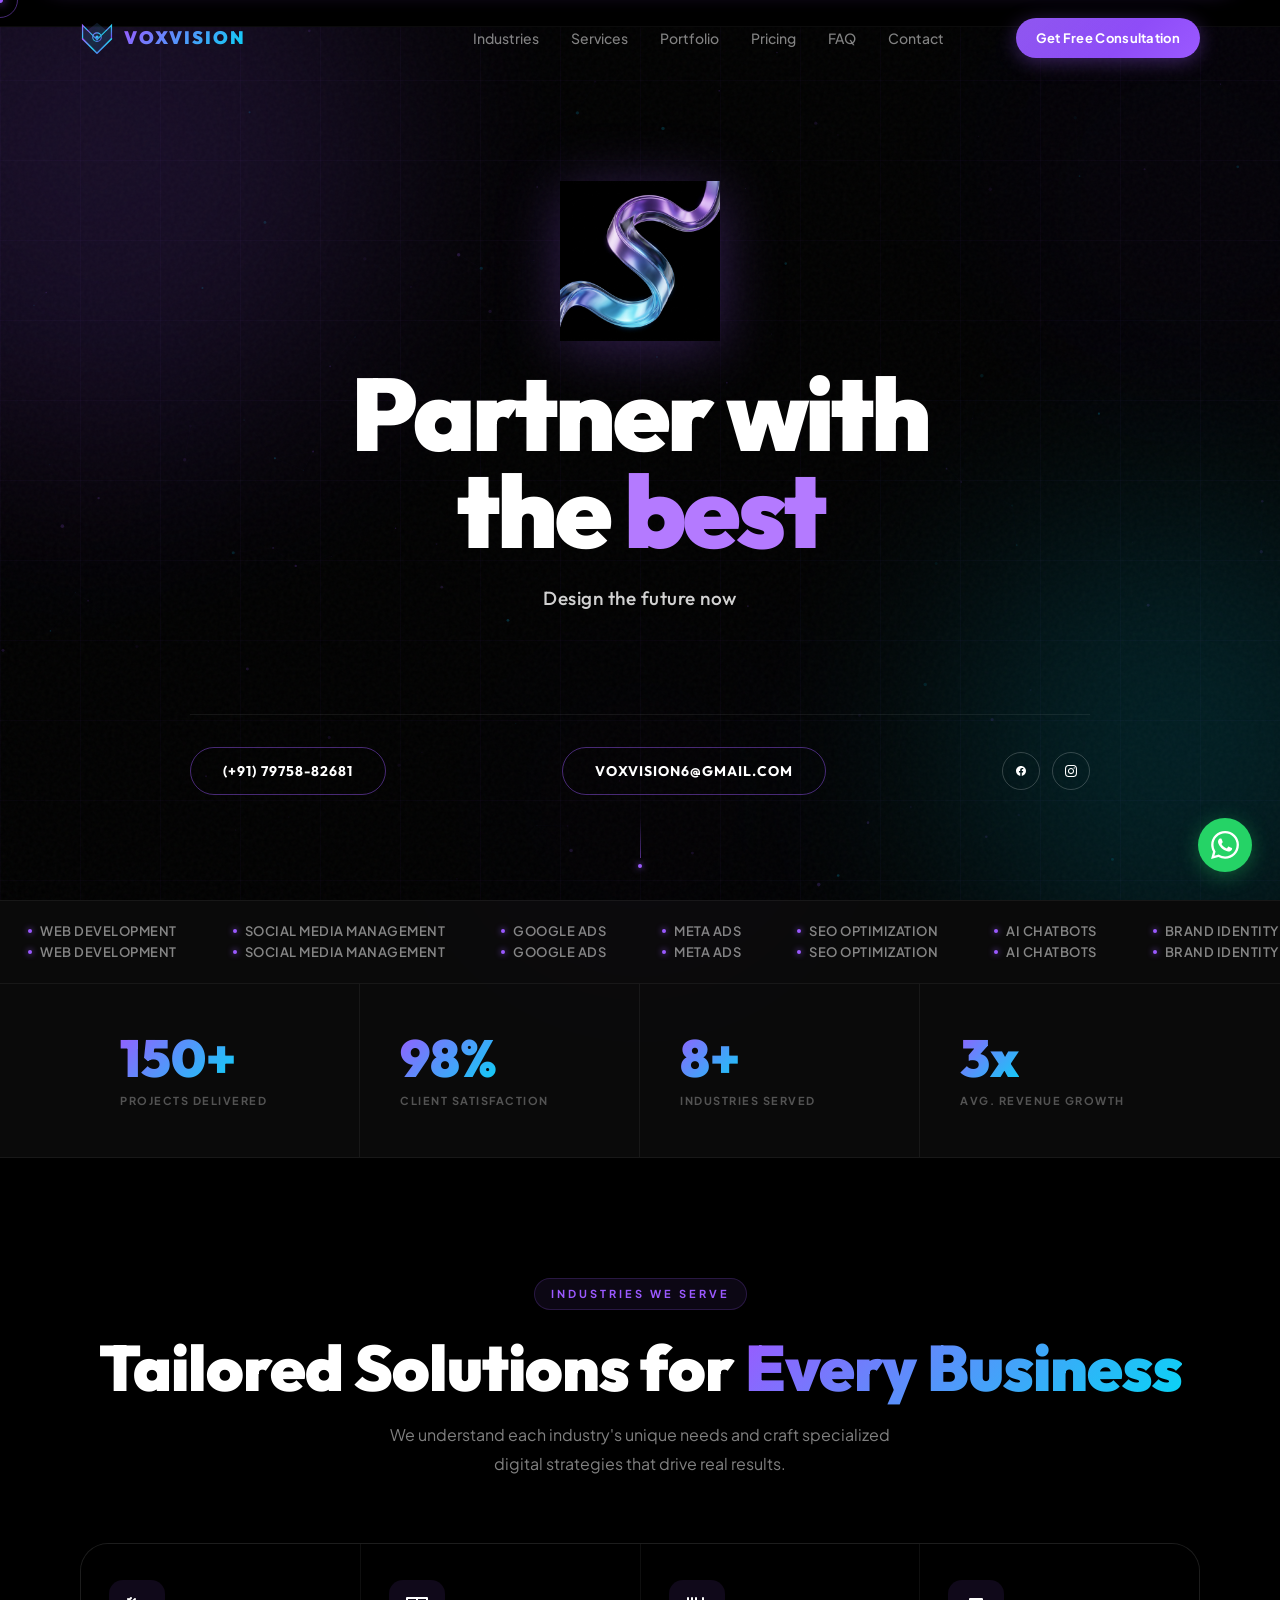
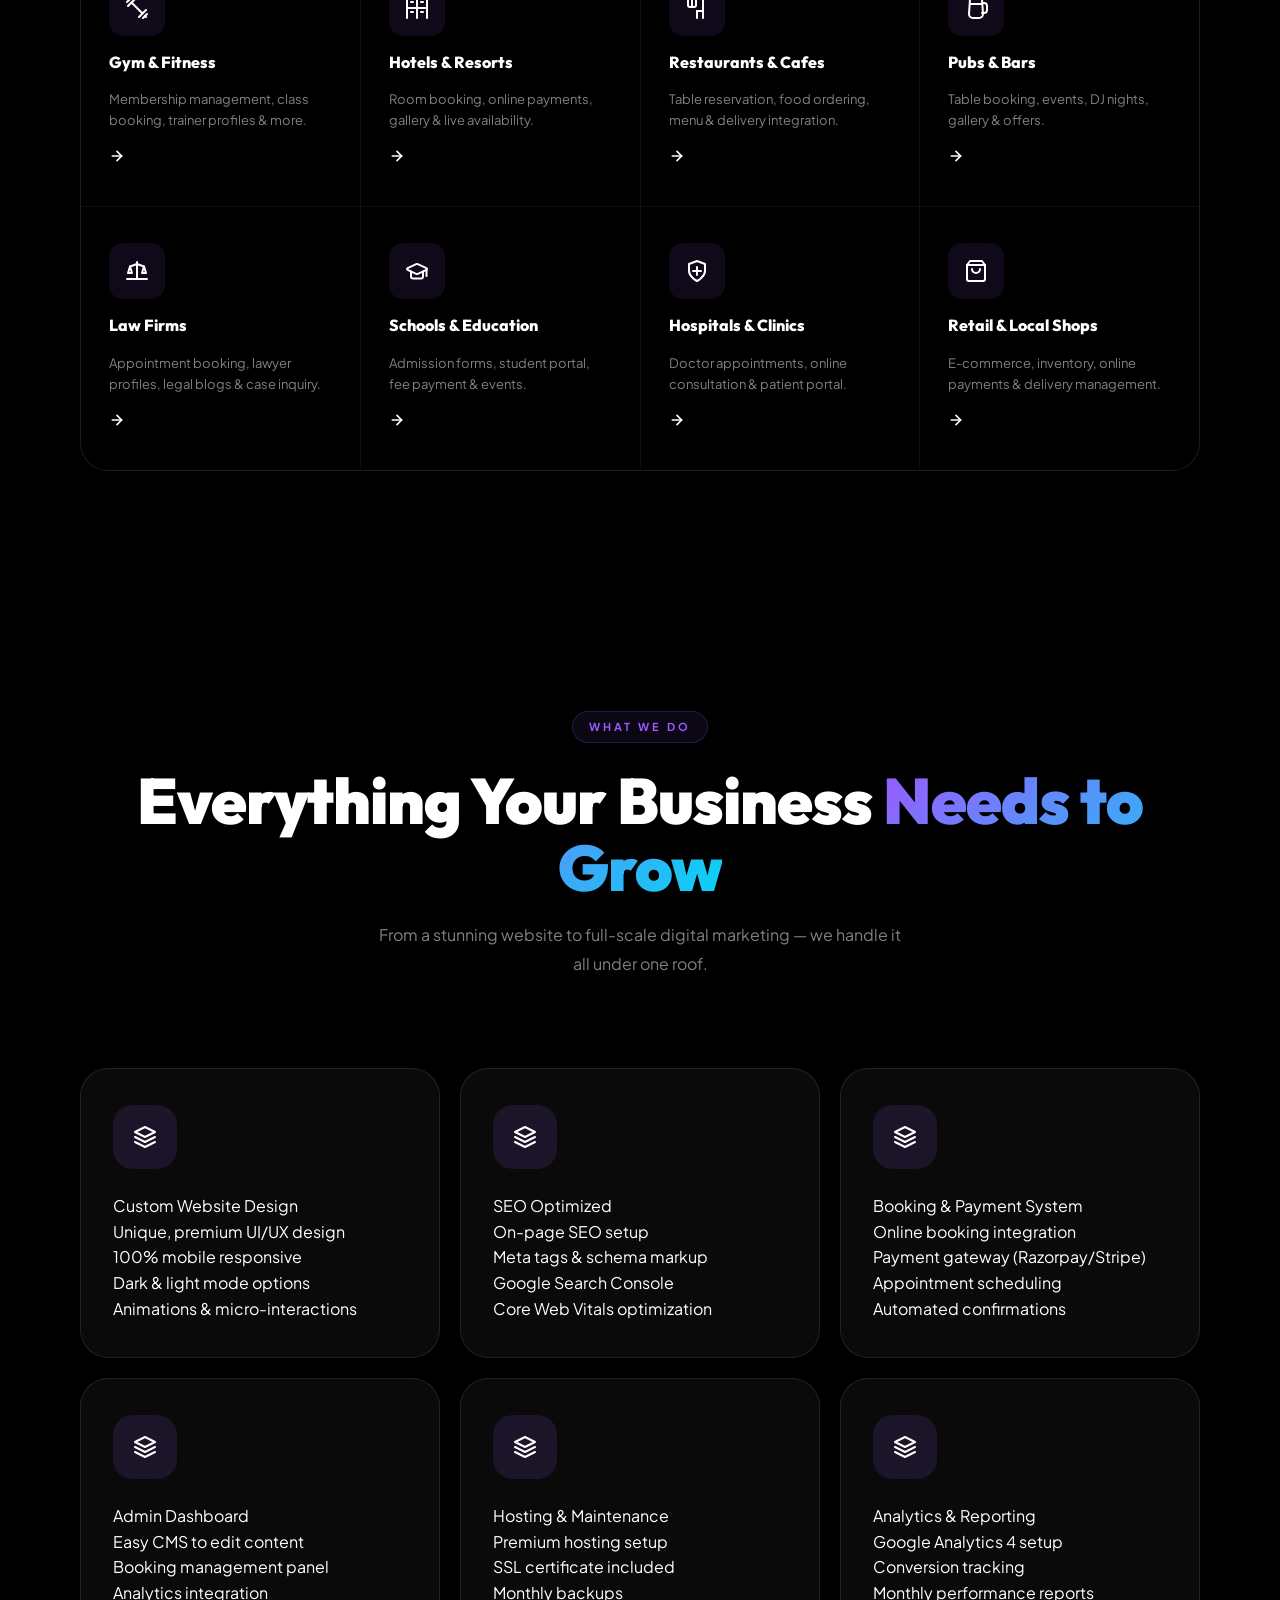
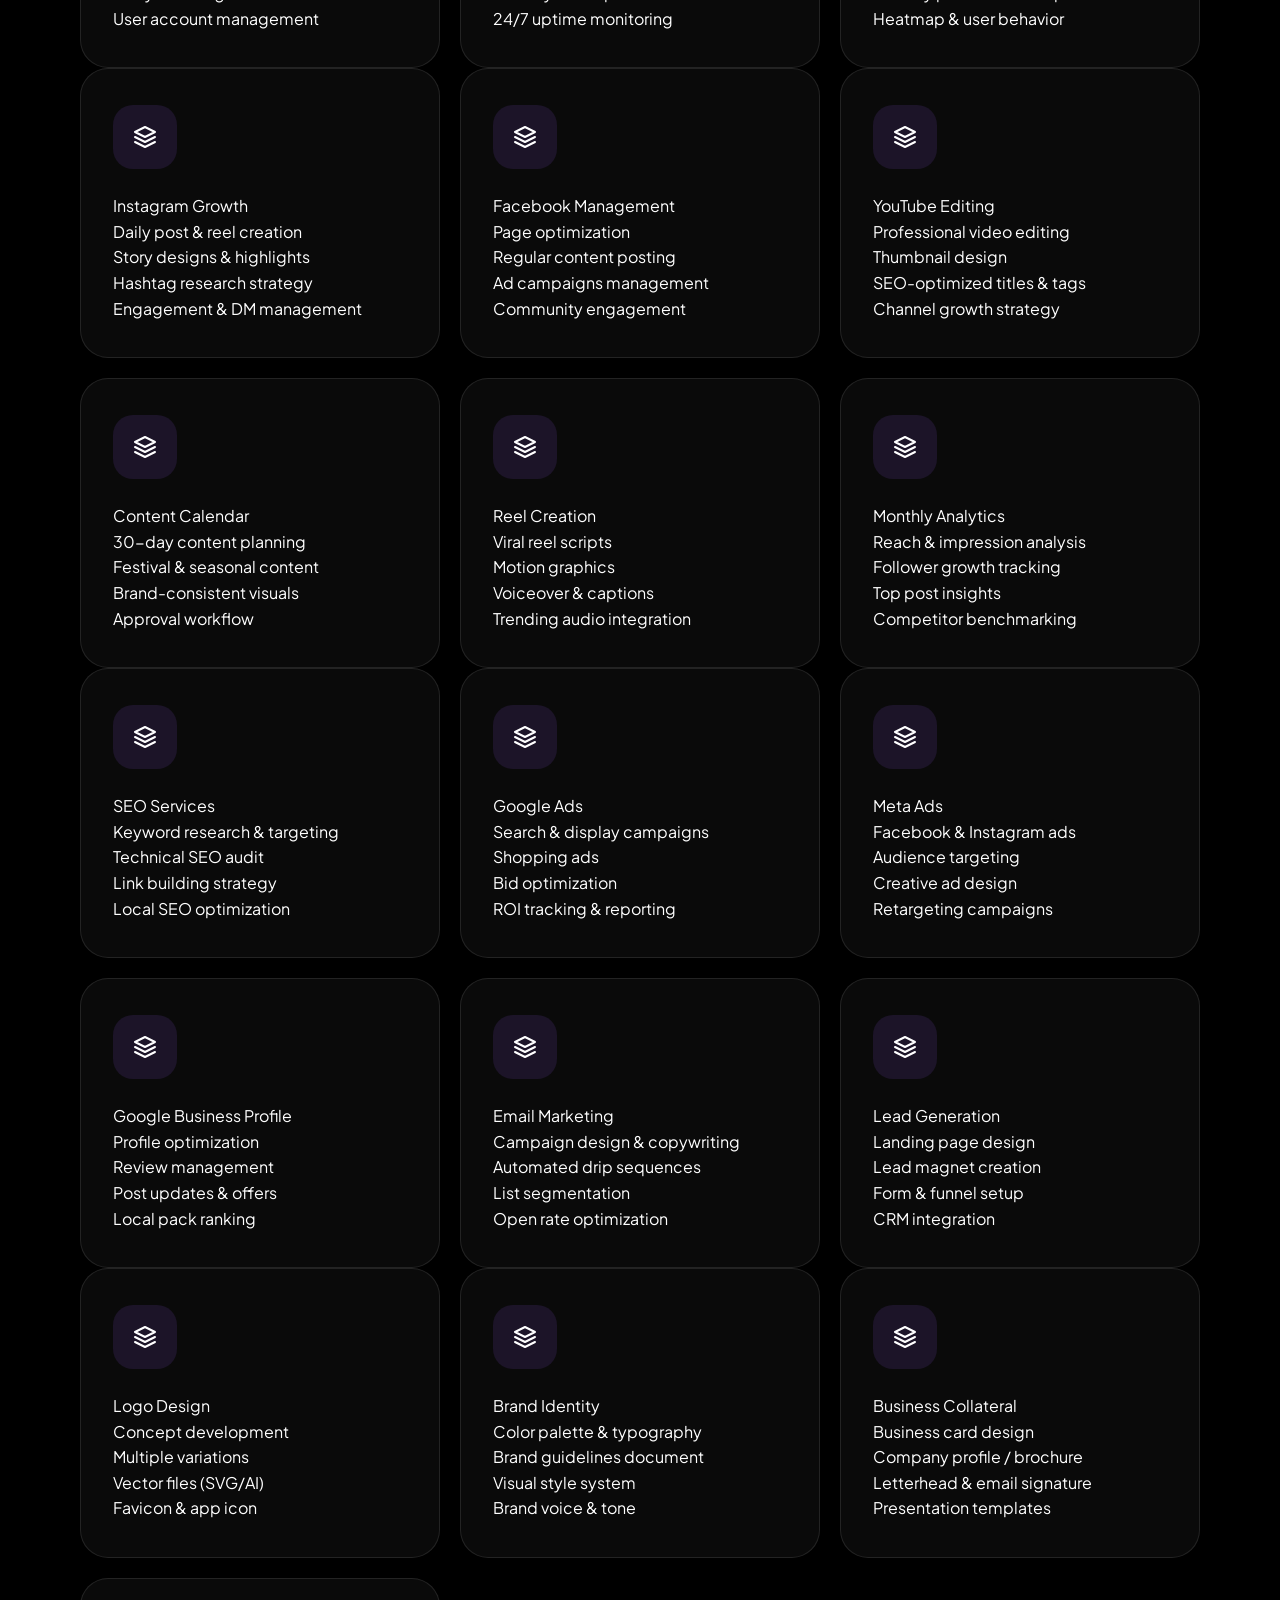
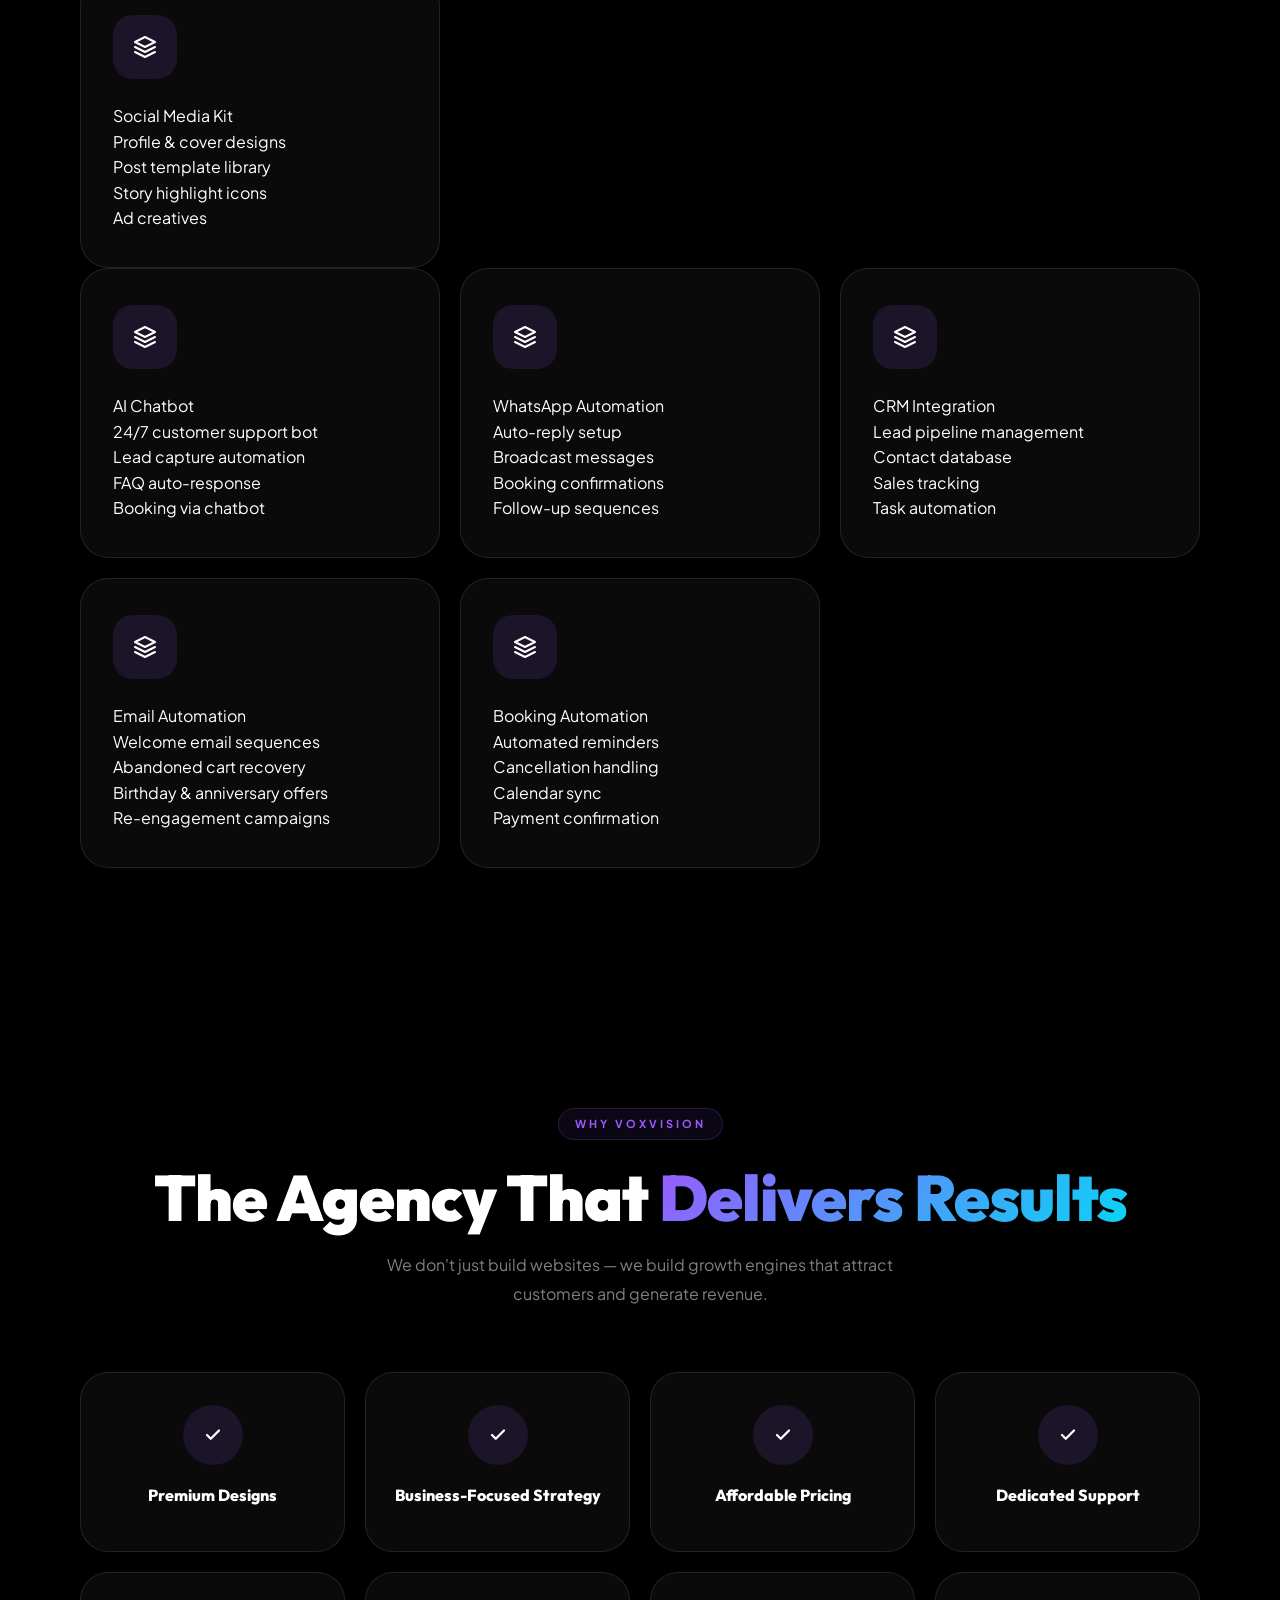
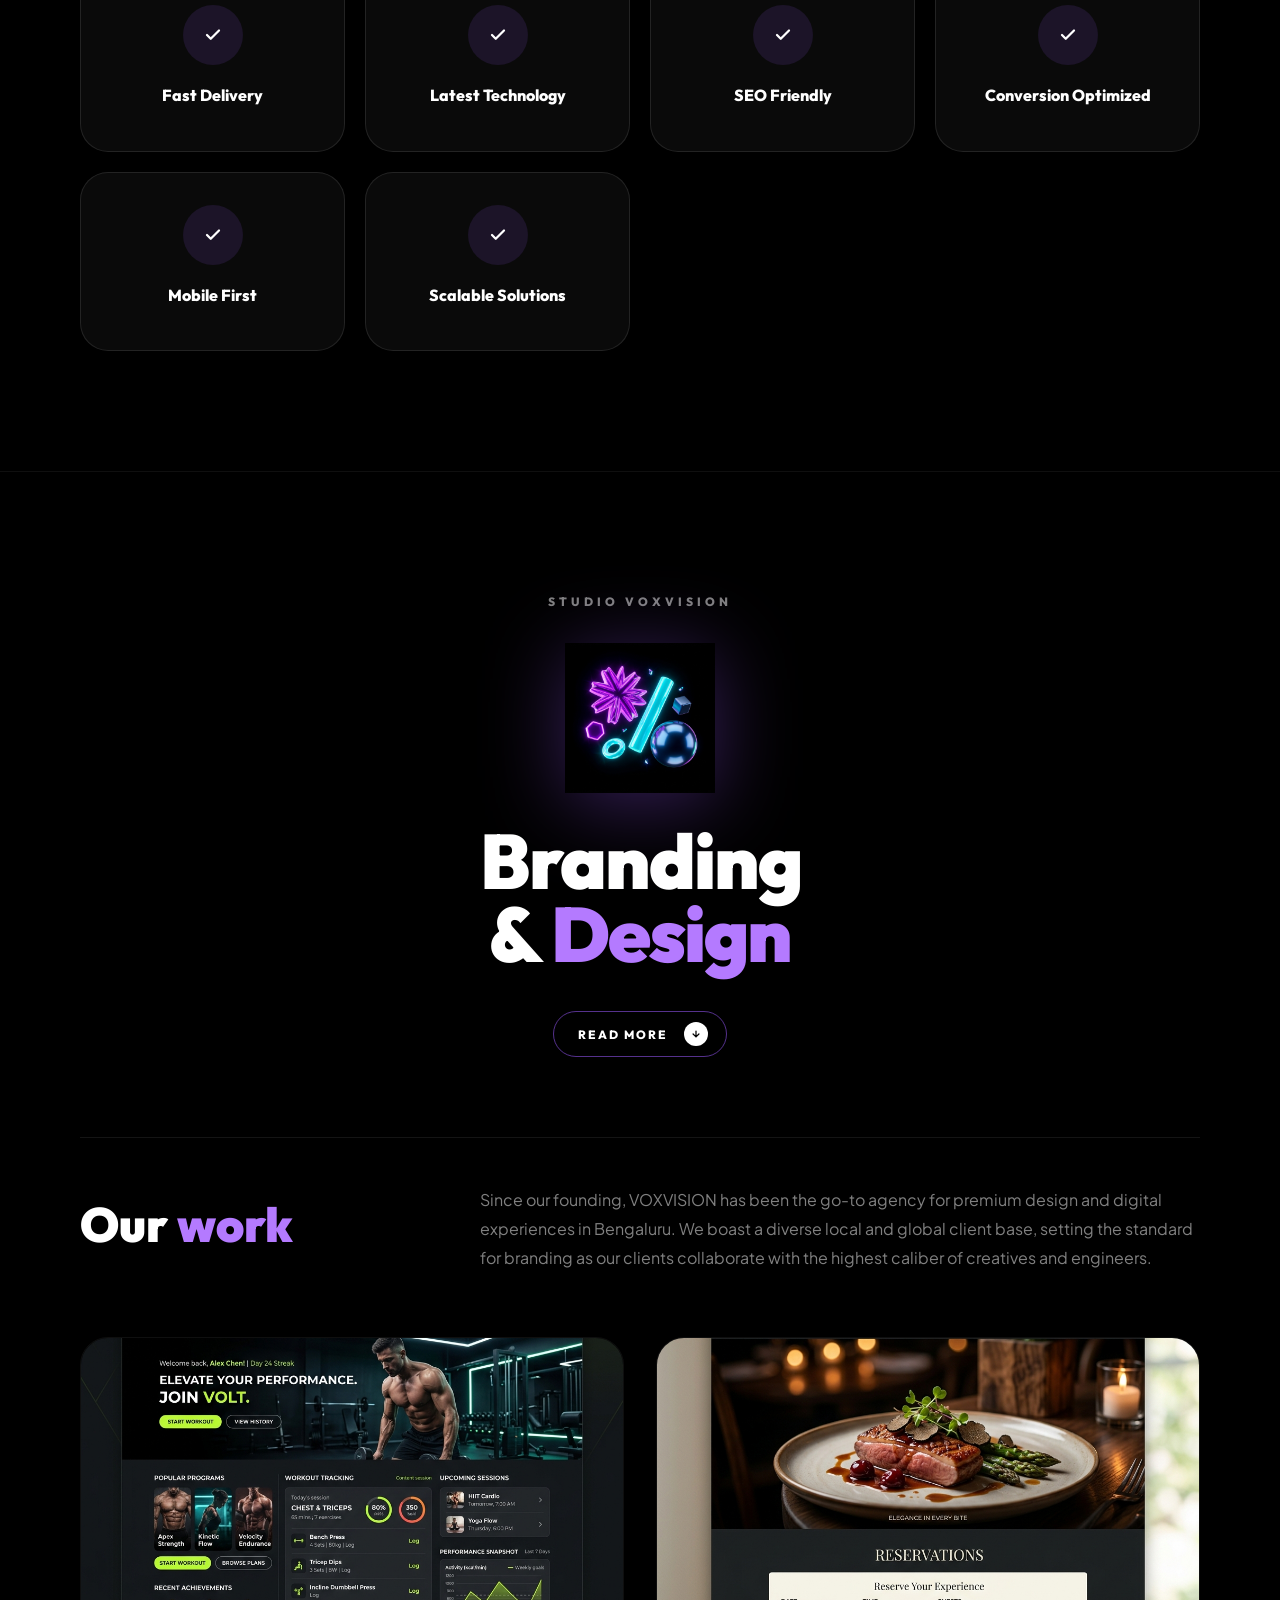
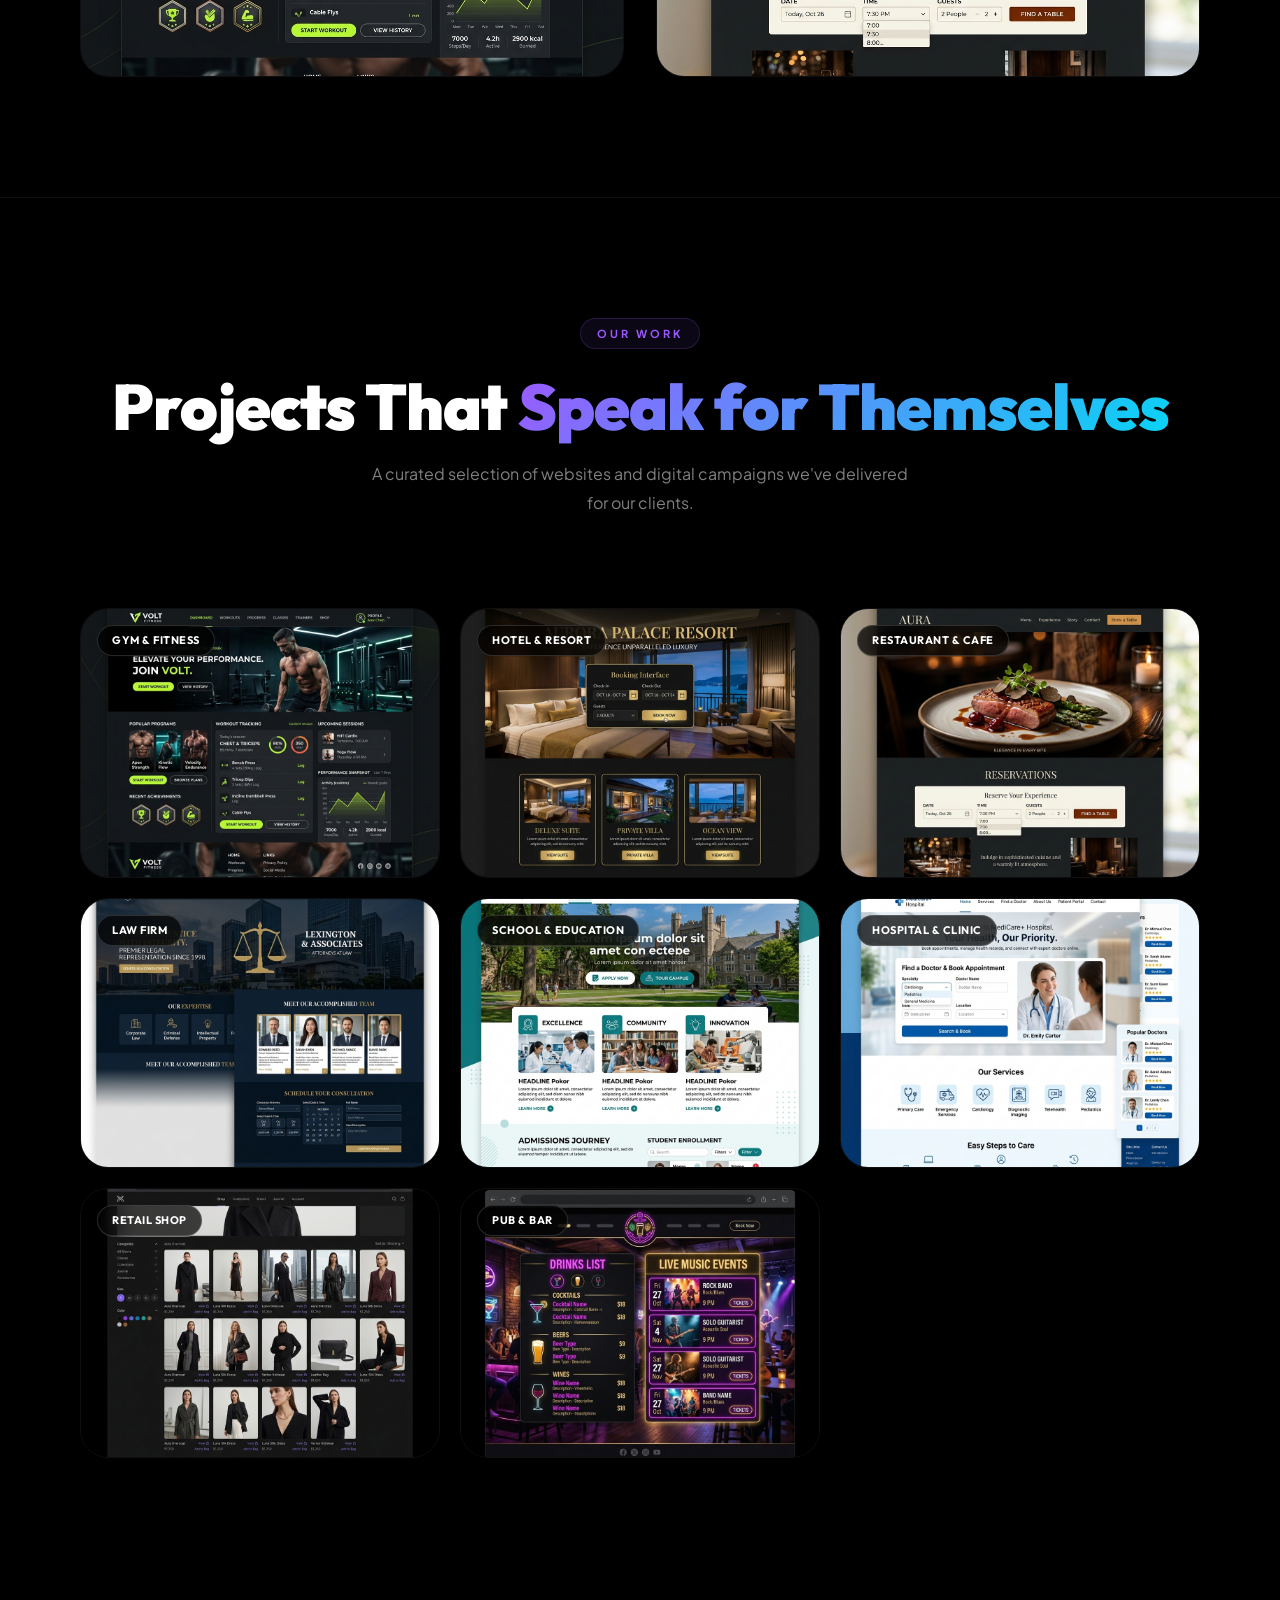
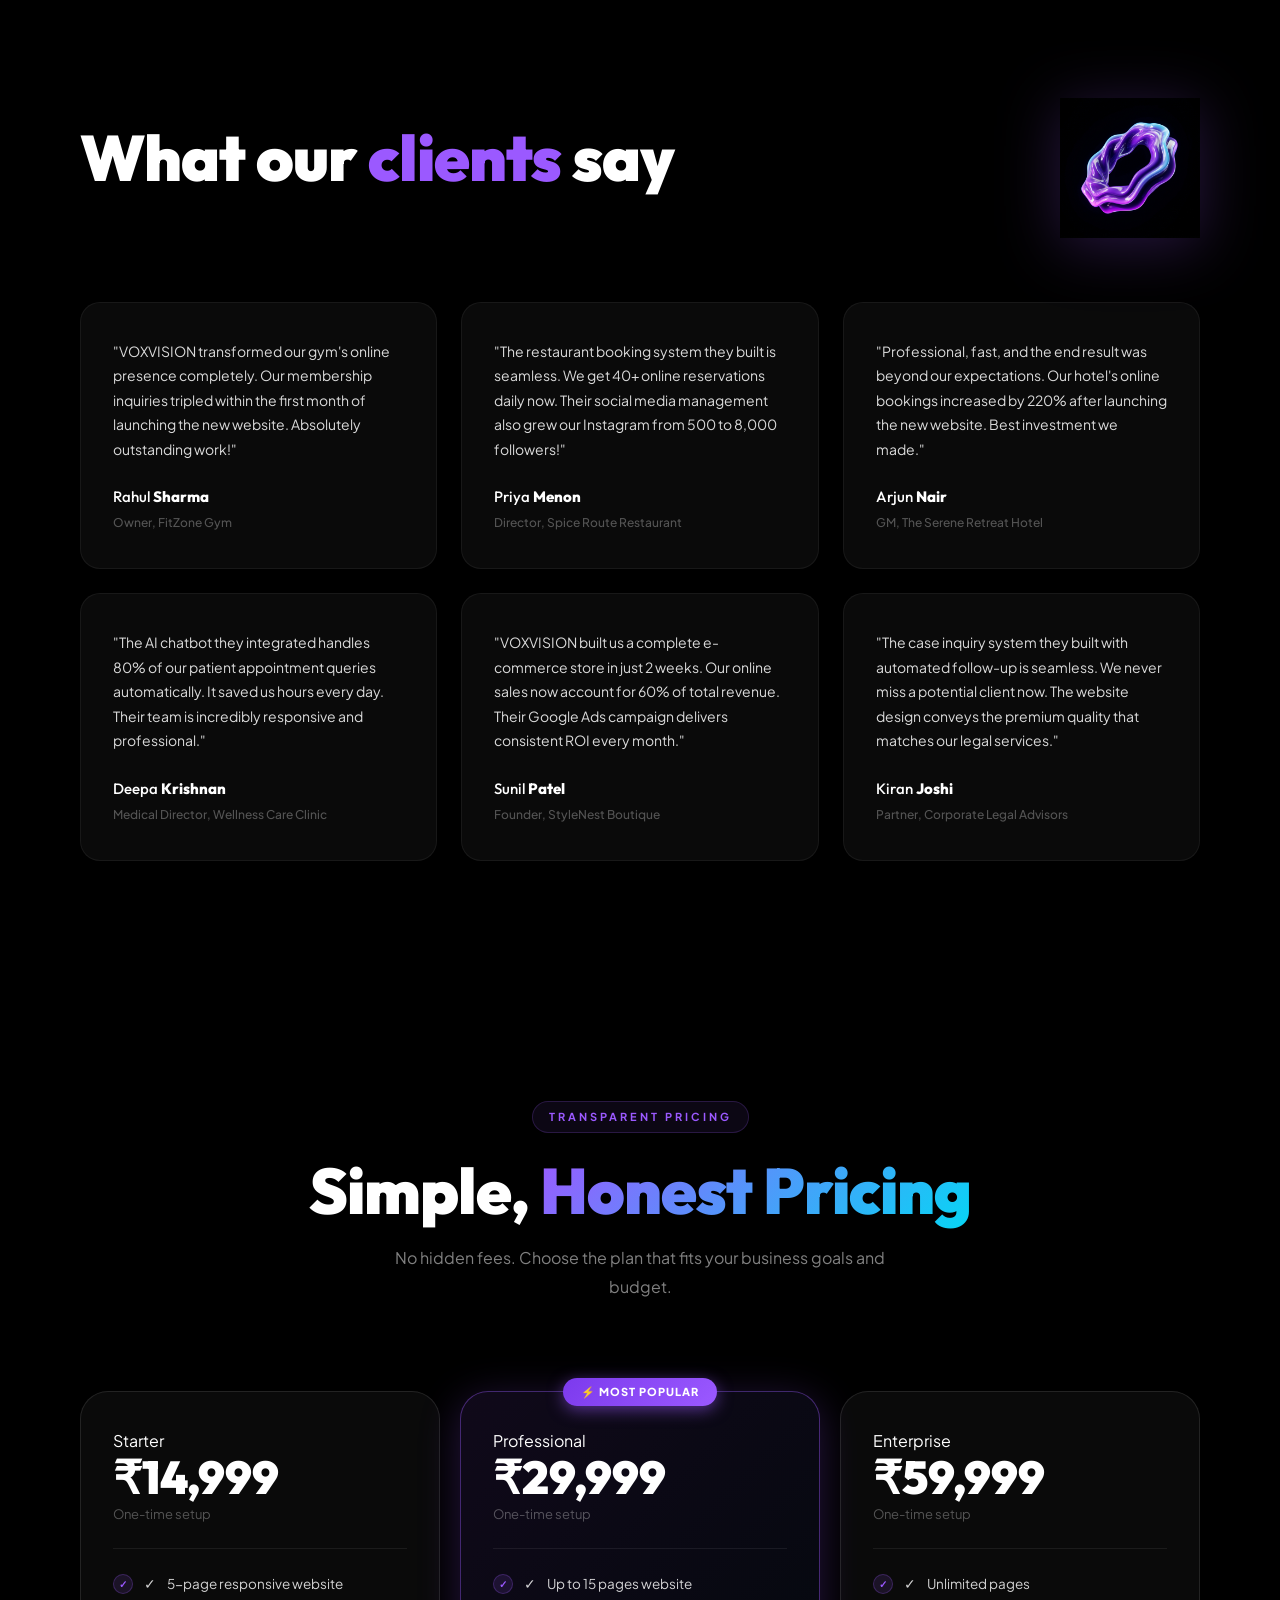
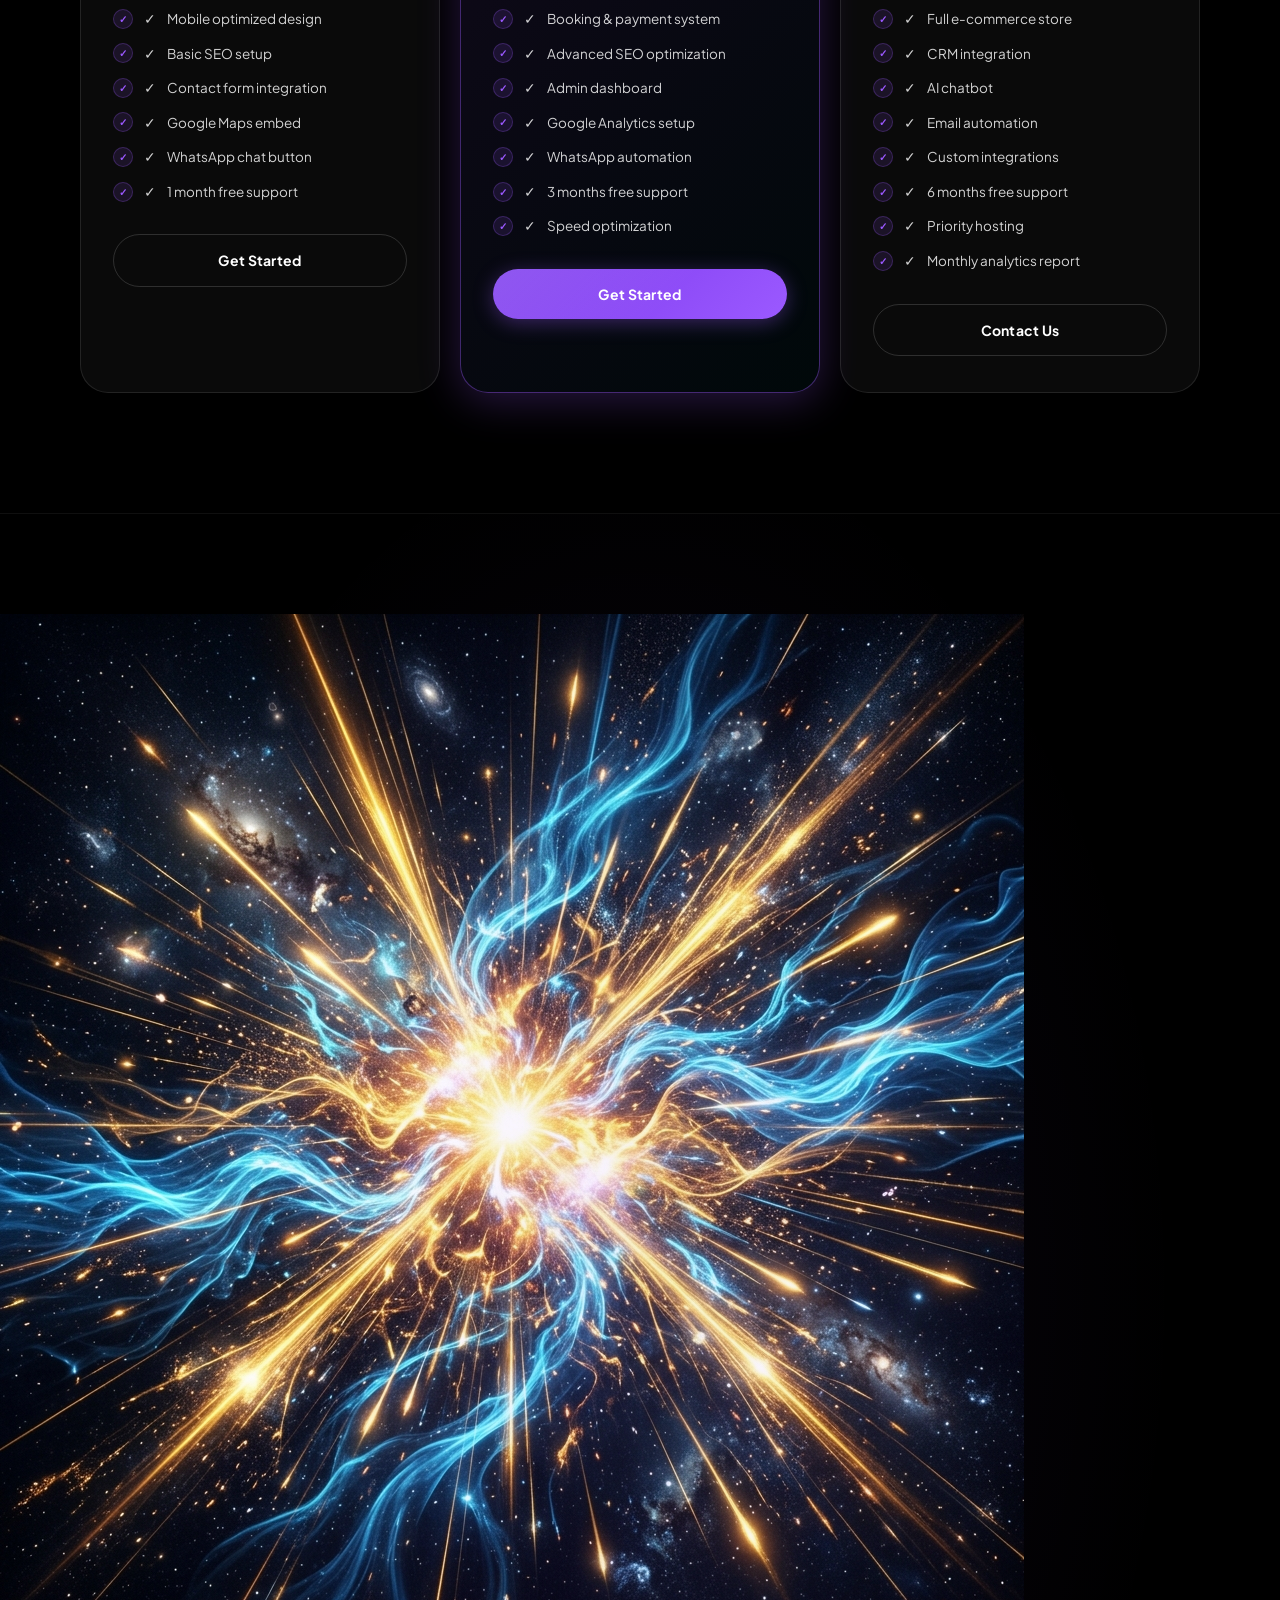
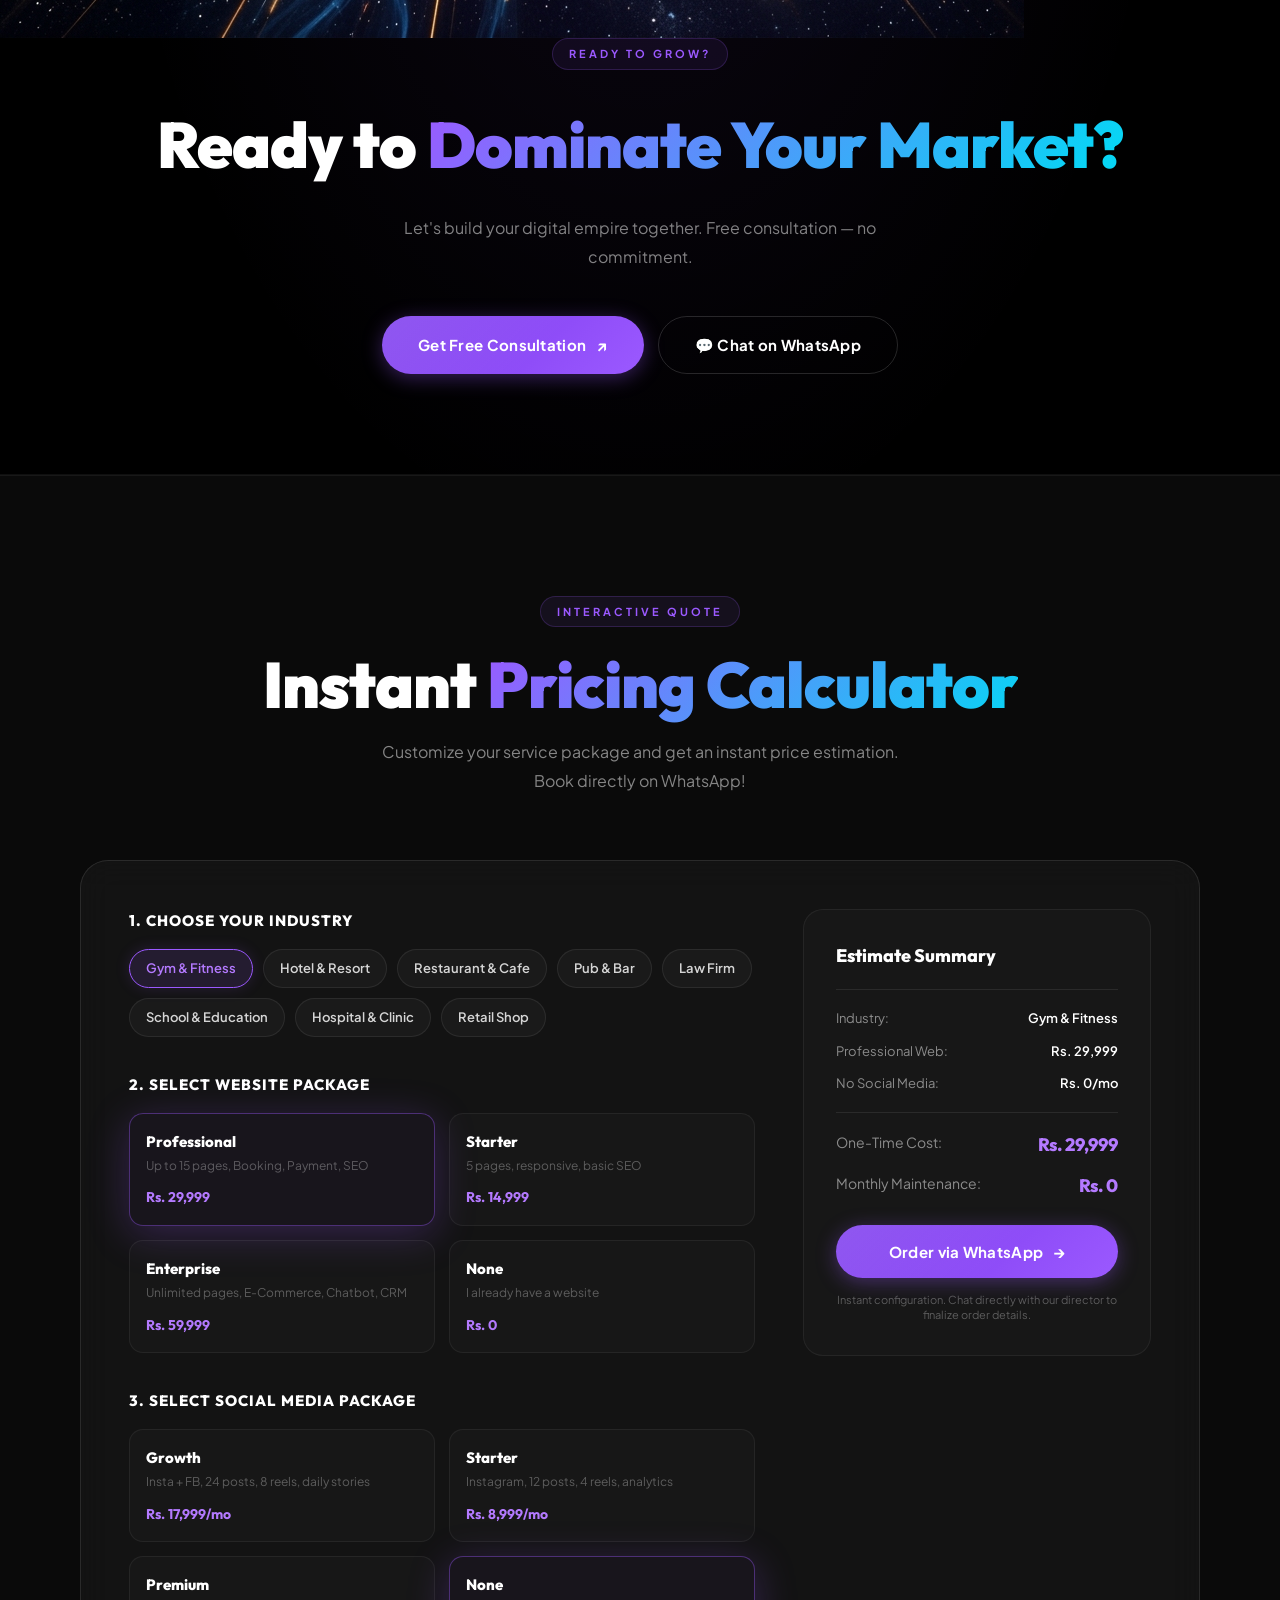
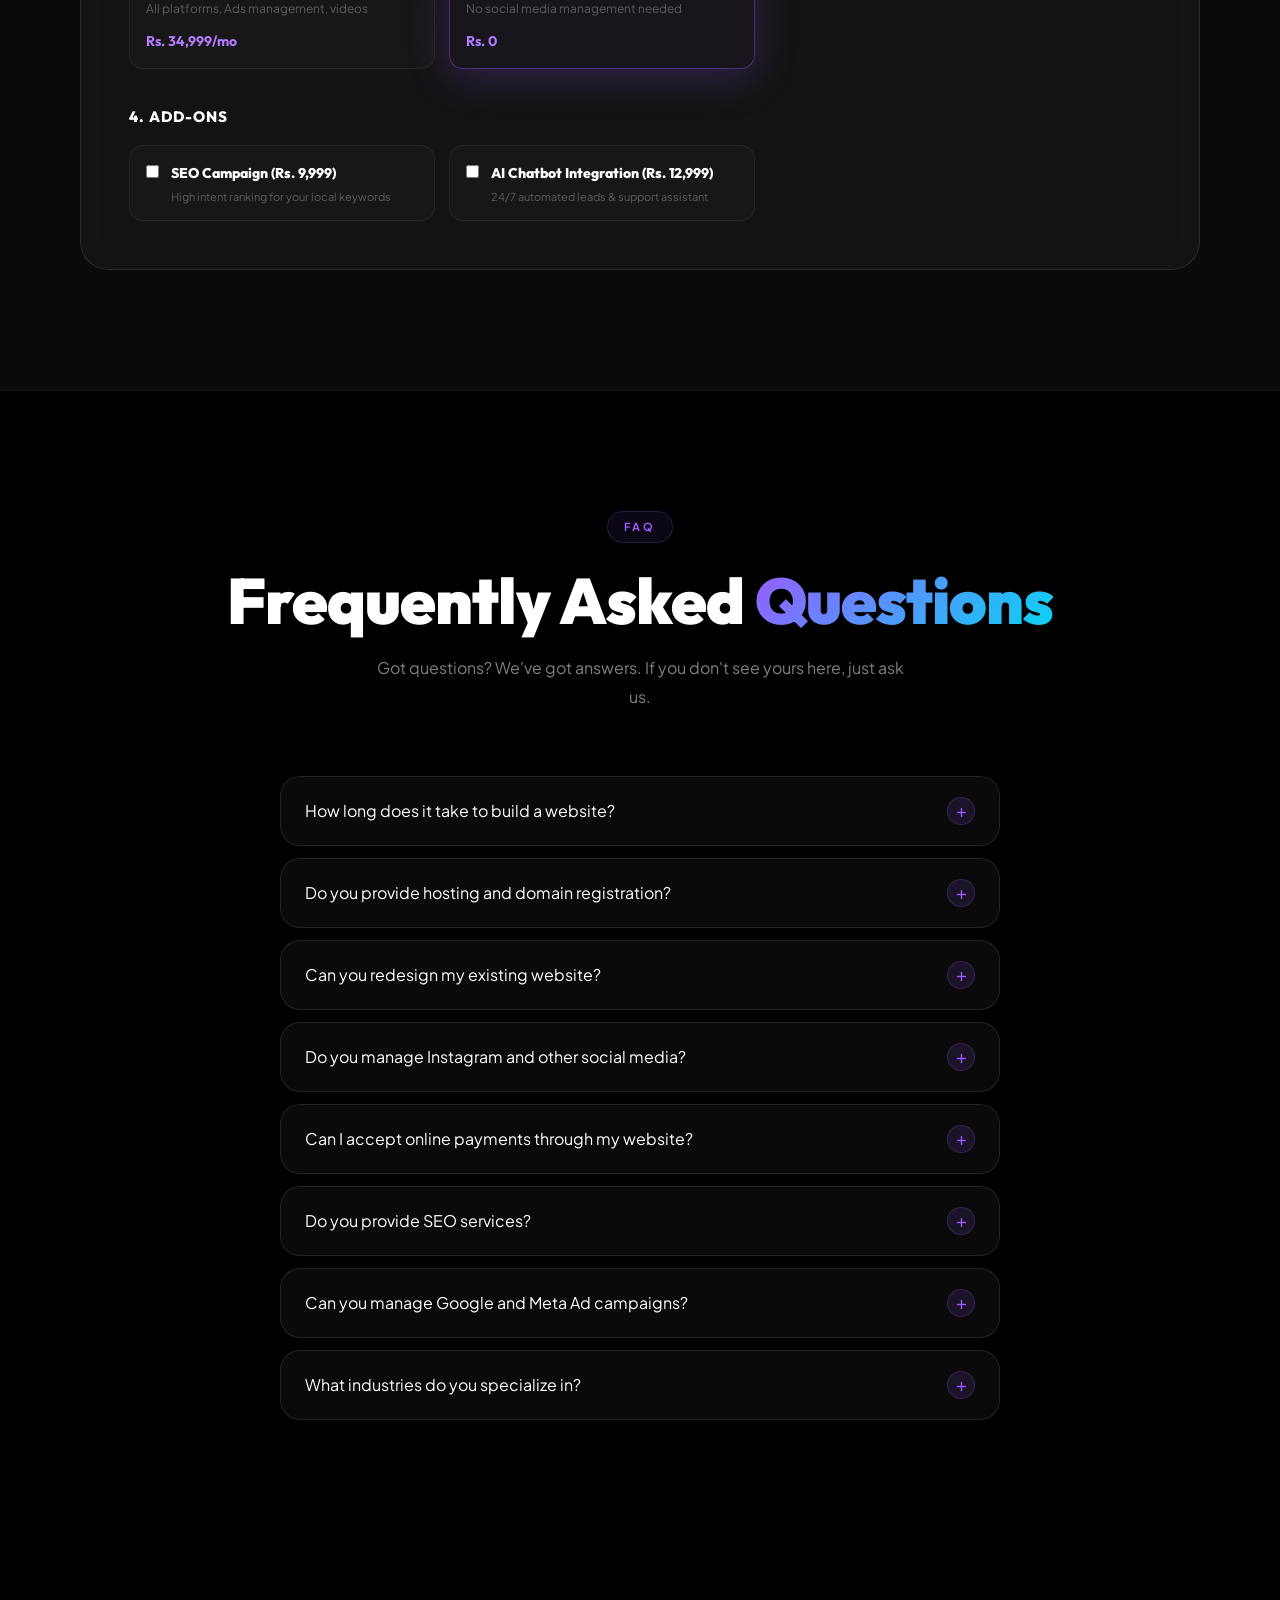
<file: index.html>
<!DOCTYPE html>
<html lang="en">
<head>
  <meta charset="UTF-8" />
  <meta name="viewport" content="width=device-width, initial-scale=1.0" />
  <title>VOXVISION — We Build Brands That Dominate Digital</title>
  <meta name="description" content="VOXVISION is a premium digital agency offering website development, social media management, SEO, branding, AI chatbots, and business automation for local businesses in Bengaluru." />
          <link rel="canonical" href="https://voxvision.in/" />
  <!-- Fonts -->
  <link rel="preconnect" href="https://fonts.googleapis.com" />
  <link rel="preconnect" href="https://fonts.gstatic.com" crossorigin />
  <link href="https://fonts.googleapis.com/css2?family=Outfit:wght@300;400;500;600;700;800;900&family=Plus+Jakarta+Sans:wght@300;400;500;600;700&display=swap" rel="stylesheet" />
  <!-- Swiper -->
  <link rel="stylesheet" href="https://cdn.jsdelivr.net/npm/swiper@11/swiper-bundle.min.css" />
  <!-- Styles -->
  <link rel="stylesheet" href="css/style.css" />
  <link rel="stylesheet" href="css/animations.css" />
  <link rel="stylesheet" href="css/responsive.css" />
  <!-- JSON-LD Schema Markup for Local SEO -->
  <script type="application/ld+json">
  {
    "@context": "https://schema.org",
    "@type": "ProfessionalService",
    "name": "VOXVISION",
    "image": "https://voxvision.in/images/hero_dark_visual.png",
    "@id": "https://voxvision.in/#website",
    "url": "https://voxvision.in/",
    "telephone": "+917975882681",
    "priceRange": "",
    "address": {
      "@type": "PostalAddress",
      "streetAddress": "AECS Layout",
      "addressLocality": "Bengaluru",
      "addressRegion": "Karnataka",
      "postalCode": "560037",
      "addressCountry": "IN"
    },
    "geo": {
      "@type": "GeoCoordinates",
      "latitude": 12.9698,
      "longitude": 77.7123
    },
    "openingHoursSpecification": {
      "@type": "OpeningHoursSpecification",
      "dayOfWeek": [
        "Monday",
        "Tuesday",
        "Wednesday",
        "Thursday",
        "Friday",
        "Saturday",
        "Sunday"
      ],
      "opens": "00:00",
      "closes": "23:59"
    },
    "sameAs": [
      "https://facebook.com",
      "https://instagram.com/Voxvi.sion",
      "https://linkedin.com"
    ]
  }
  </script>

  <meta name="robots" content="index, follow" />
  <meta name="googlebot" content="index, follow, max-snippet:-1, max-image-preview:large, max-video-preview:-1" />
  <meta name="bingbot" content="index, follow, max-snippet:-1, max-image-preview:large, max-video-preview:-1" />
  <meta name="keywords" content="digital agency Bengaluru, website development, social media management, SEO, dropshipping store development, Shopify developer" />
  <meta property="og:locale" content="en_US" />
  <meta property="og:type" content="website" />
  <meta property="og:title" content="VOXVISION — We Build Brands That Dominate Digital" />
  <meta property="og:description" content="VOXVISION is a premium digital agency offering website development, social media management, SEO, branding, AI chatbots, and business automation for local businesses in Bengaluru." />
  <meta property="og:url" content="https://voxvision.in/" />
  <meta property="og:site_name" content="VOXVISION" />
  <meta property="og:image" content="https://voxvision.in/images/hero_dark_visual.png" />
  <meta property="og:image:width" content="1200" />
  <meta property="og:image:height" content="630" />
  <meta name="twitter:card" content="summary_large_image" />
  <meta name="twitter:title" content="VOXVISION — We Build Brands That Dominate Digital" />
  <meta name="twitter:description" content="VOXVISION is a premium digital agency offering website development, social media management, SEO, branding, AI chatbots, and business automation for local businesses in Bengaluru." />
  <meta name="twitter:image" content="https://voxvision.in/images/hero_dark_visual.png" />
</head>
<body>

<!-- ══════════════════════ LOADING SCREEN ══════════════════════ -->
<div class="loading-screen" id="loading-screen" aria-hidden="true">
  <div class="loading-logo">
    <svg width="60" height="60" viewBox="0 0 80 80" fill="none" xmlns="http://www.w3.org/2000/svg">
      <defs>
        <linearGradient id="lg-load" x1="0" y1="0" x2="1" y2="1">
          <stop offset="0%" stop-color="#9b59ff"/>
          <stop offset="50%" stop-color="#22d3ee"/>
          <stop offset="100%" stop-color="#7c3aed"/>
        </linearGradient>
      </defs>
      <polygon points="40,4 62,22 74,10 74,42 40,76 6,42 6,10 18,22" fill="url(#lg-load)" opacity="0.12"/>
      <polyline points="18,22 6,10 6,42" stroke="url(#lg-load)" stroke-width="2.5" fill="none" stroke-linecap="round"/>
      <polyline points="62,22 74,10 74,42" stroke="url(#lg-load)" stroke-width="2.5" fill="none" stroke-linecap="round"/>
      <polyline points="6,42 40,76 74,42" stroke="url(#lg-load)" stroke-width="3" fill="none" stroke-linecap="round" stroke-linejoin="round"/>
      <circle cx="40" cy="38" r="10" stroke="url(#lg-load)" stroke-width="2.5" fill="none"/>
      <circle cx="40" cy="38" r="4" fill="url(#lg-load)"/>
    </svg>
    <div class="loading-logo-text">VOXVISION</div>
    <div class="loading-bar-wrap">
      <div class="loading-bar"></div>
    </div>
  </div>
</div>

<!-- ══════════════════════ CUSTOM CURSOR ══════════════════════ -->
<div class="cursor-dot" aria-hidden="true"></div>
<div class="cursor-ring" aria-hidden="true"></div>

<!-- ══════════════════════════ NAVBAR ═════════════════════════ -->
<nav class="navbar" id="navbar" aria-label="Main navigation">
  <div class="nav-container">
    <a href="index.html" class="nav-logo" aria-label="VOXVISION Home">
      <svg class="logo-svg" viewBox="0 0 80 80" fill="none" xmlns="http://www.w3.org/2000/svg">
        <defs>
          <linearGradient id="g1" x1="0" y1="0" x2="1" y2="1">
            <stop offset="0%" stop-color="#9b59ff"/>
            <stop offset="50%" stop-color="#22d3ee"/>
            <stop offset="100%" stop-color="#7c3aed"/>
          </linearGradient>
        </defs>
        <polygon points="40,4 62,22 74,10 74,42 40,76 6,42 6,10 18,22" fill="url(#g1)" opacity="0.15"/>
        <polyline points="18,22 6,10 6,42" stroke="url(#g1)" stroke-width="3" fill="none" stroke-linecap="round"/>
        <polyline points="62,22 74,10 74,42" stroke="url(#g1)" stroke-width="3" fill="none" stroke-linecap="round"/>
        <polyline points="6,42 40,76 74,42" stroke="url(#g1)" stroke-width="3.5" fill="none" stroke-linecap="round" stroke-linejoin="round"/>
        <line x1="18" y1="22" x2="40" y2="44" stroke="url(#g1)" stroke-width="2.5" stroke-linecap="round"/>
        <line x1="62" y1="22" x2="40" y2="44" stroke="url(#g1)" stroke-width="2.5" stroke-linecap="round"/>
        <circle cx="40" cy="38" r="10" stroke="url(#g1)" stroke-width="2.5" fill="none"/>
        <circle cx="40" cy="38" r="4" fill="url(#g1)"/>
        <line x1="40" y1="28" x2="40" y2="44" stroke="url(#g1)" stroke-width="1.5" stroke-linecap="round"/>
      </svg>
      <span class="logo-text">VOXVISION</span>
    </a>

    <ul class="nav-links" role="list">
      <li><a href="#industries" class="nav-link" data-section="industries">Industries</a></li>
      <li><a href="#services" class="nav-link" data-section="services">Services</a></li>
      <li><a href="#portfolio" class="nav-link" data-section="portfolio">Portfolio</a></li>
      <li><a href="#pricing" class="nav-link" data-section="pricing">Pricing</a></li>
      <li><a href="#faq" class="nav-link" data-section="faq">FAQ</a></li>
      <li><a href="#contact" class="nav-link" data-section="contact">Contact</a></li>
    </ul>

    <div class="nav-cta">
      <a href="#contact" class="btn btn-primary btn-sm" id="nav-cta-btn">Get Free Consultation</a>
    </div>

    <button class="hamburger" id="hamburger" aria-label="Toggle menu" aria-expanded="false">
      <span></span><span></span><span></span>
    </button>
  </div>
</nav>

<!-- Mobile Menu -->
<div class="mobile-menu" id="mobile-menu" role="dialog" aria-label="Mobile navigation">
  <a href="#industries" class="mobile-link">Industries</a>
  <a href="#services" class="mobile-link">Services</a>
  <a href="#portfolio" class="mobile-link">Portfolio</a>
  <a href="#pricing" class="mobile-link">Pricing</a>
  <a href="#faq" class="mobile-link">FAQ</a>
  <a href="#contact" class="mobile-link">Contact</a>
  <a href="#contact" class="btn btn-primary" style="margin-top:16px;justify-content:center;">Get Free Consultation</a>
</div>

<!-- ── HERO ── -->
<section class="hero" id="home" aria-label="Hero section">
  <canvas id="hero-canvas" aria-hidden="true"></canvas>
  <div class="noise-overlay" aria-hidden="true"></div>

  <!-- Background Orbs -->
  <div class="hero-orb hero-orb-1" aria-hidden="true"></div>
  <div class="hero-orb hero-orb-2" aria-hidden="true"></div>

  <div class="container hero-centered-container">
    <!-- Top 3D Ribbon Shape -->
    <div class="hero-top-shape fade-up stagger-1">
      <img src="images/wave_3d_glow.png" alt="3D Wave Ribbon" class="hero-3d-wave" />
    </div>

    <!-- Title -->
    <h1 class="hero-title fade-up stagger-2">
      Partner with<br>the <span class="accent">best</span>
    </h1>

    <!-- Subtitle -->
    <p class="hero-subtitle centered fade-up stagger-3">
      Design the future now
    </p>

    <!-- Bottom Row (Pill Links & Socials) -->
    <div class="hero-bottom-bar fade-up stagger-4">
      <a href="tel:+917975882681" class="btn btn-pill-premium">(+91) 79758-82681</a>
      <a href="mailto:voxvision6@gmail.com" class="btn btn-pill-premium">VOXVISION6@GMAIL.COM</a>
      <div class="hero-social-circles">
        <a href="https://facebook.com" target="_blank" rel="noopener" class="social-circle" aria-label="Facebook">
          <svg width="12" height="12" viewBox="0 0 24 24" fill="white" xmlns="http://www.w3.org/2000/svg">
            <path d="M22 12C22 6.47715 17.5228 2 12 2C6.47715 2 2 6.47715 2 12C2 16.9913 5.65684 21.1283 10.4375 21.8785V14.8906H7.89844V12H10.4375V9.79688C10.4375 7.29063 11.9305 5.90625 14.2148 5.90625C15.3086 5.90625 16.4766 6.10156 16.4766 6.10156V8.5625H15.2148C13.9719 8.5625 13.5859 9.33333 13.5859 10.125V12H16.3594L15.9156 14.8906H13.5859V21.8785C18.3432 21.1283 22 16.9913 22 12Z"/>
          </svg>
        </a>
        <a href="https://instagram.com" target="_blank" rel="noopener" class="social-circle" aria-label="Instagram">
          <svg width="12" height="12" viewBox="0 0 24 24" fill="white" xmlns="http://www.w3.org/2000/svg">
            <path d="M12 2.163c3.204 0 3.584.012 4.85.07 3.252.148 4.771 1.691 4.919 4.919.058 1.265.069 1.645.069 4.849 0 3.205-.012 3.584-.069 4.849-.149 3.225-1.664 4.771-4.919 4.919-1.266.058-1.644.07-4.85.07-3.204 0-3.584-.012-4.849-.07-3.26-.149-4.771-1.699-4.919-4.92-.058-1.265-.07-1.644-.07-4.849 0-3.204.013-3.583.07-4.849.149-3.227 1.664-4.771 4.919-4.919 1.266-.057 1.645-.069 4.849-.069zm0-2c-3.259 0-3.667.014-4.947.072-4.358.2-6.78 2.618-6.98 6.98-.059 1.281-.073 1.689-.073 4.948 0 3.259.014 3.668.072 4.948.2 4.358 2.618 6.78 6.98 6.98 1.281.058 1.689.072 4.948.072 3.259 0 3.668-.014 4.948-.072 4.354-.2 6.782-2.618 6.979-6.98.059-1.28.073-1.689.073-4.948 0-3.259-.014-3.667-.072-4.947-.196-4.354-2.617-6.78-6.979-6.98-1.281-.059-1.69-.073-4.949-.073zm0 5.838c-3.403 0-6.162 2.759-6.162 6.162s2.759 6.163 6.162 6.163 6.162-2.759 6.162-6.163c0-3.403-2.759-6.162-6.162-6.162zm0 10.162c-2.209 0-4-1.79-4-4 0-2.209 1.791-4 4-4s4 1.791 4 4c0 2.21-1.791 4-4 4zm6.406-11.845c-.796 0-1.441.645-1.441 1.44s.645 1.44 1.441 1.44c.795 0 1.439-.645 1.439-1.44s-.644-1.44-1.439-1.44z"/>
          </svg>
        </a>
      </div>
    </div>
  </div>

  <div class="scroll-indicator" aria-hidden="true">
    <div class="scroll-indicator-line"></div>
    <div class="scroll-indicator-dot"></div>
  </div>
</section>

<!-- ════════════════════════ MARQUEE ══════════════════════════ -->
<div class="marquee-section" aria-hidden="true">
  <div class="marquee-track">
    <span class="marquee-item"><span class="marquee-dot"></span>Web Development</span>
    <span class="marquee-item"><span class="marquee-dot"></span>Social Media Management</span>
    <span class="marquee-item"><span class="marquee-dot"></span>Google Ads</span>
    <span class="marquee-item"><span class="marquee-dot"></span>Meta Ads</span>
    <span class="marquee-item"><span class="marquee-dot"></span>SEO Optimization</span>
    <span class="marquee-item"><span class="marquee-dot"></span>AI Chatbots</span>
    <span class="marquee-item"><span class="marquee-dot"></span>Brand Identity</span>
    <span class="marquee-item"><span class="marquee-dot"></span>WhatsApp Automation</span>
    <span class="marquee-item"><span class="marquee-dot"></span>CRM Integration</span>
    <span class="marquee-item"><span class="marquee-dot"></span>Email Marketing</span>
    <span class="marquee-item"><span class="marquee-dot"></span>E-Commerce</span>
    <span class="marquee-item"><span class="marquee-dot"></span>UI/UX Design</span>
  </div>
</div>

<!-- ════════════════════════ STATS ════════════════════════════ -->
<section class="stats-section" aria-label="Company statistics">
  <div class="container">
    <div class="stats-row">
      <div class="stat-item fade-in stagger-1">
        <span class="stat-number" data-counter data-target="150" data-suffix="+">0+</span>
        <div class="stat-label">Projects Delivered</div>
      </div>
      <div class="stat-item fade-in stagger-2">
        <span class="stat-number" data-counter data-target="98" data-suffix="%">0%</span>
        <div class="stat-label">Client Satisfaction</div>
      </div>
      <div class="stat-item fade-in stagger-3">
        <span class="stat-number" data-counter data-target="8" data-suffix="+">0+</span>
        <div class="stat-label">Industries Served</div>
      </div>
      <div class="stat-item fade-in stagger-4">
        <span class="stat-number" data-counter data-target="3" data-suffix="x">0x</span>
        <div class="stat-label">Avg. Revenue Growth</div>
      </div>
    </div>
  </div>
</section>

<!-- ═══════════════════════ INDUSTRIES ════════════════════════ -->
<section class="section industries" id="industries" aria-label="Industries we serve">
  <!-- Background orbs -->
  <div class="section-orb orb-purple" style="width:500px;height:500px;top:-100px;right:-200px;opacity:0.12;" aria-hidden="true"></div>
  <div class="section-orb orb-blue" style="width:300px;height:300px;bottom:0;left:-100px;opacity:0.1;" aria-hidden="true"></div>

  <div class="container">
    <div class="section-header">
      <div class="section-label">Industries We Serve</div>
      <h2 class="section-title">Tailored Solutions for <span class="text-gradient">Every Business</span></h2>
      <p class="section-subtitle">We understand each industry's unique needs and craft specialized digital strategies that drive real results.</p>
    </div>

    <div class="industries-grid" data-stagger>
      <a href="pages/gym.html" class="industry-card" id="industry-gym">
        <span class="industry-icon">
          <svg width="24" height="24" viewBox="0 0 24 24" fill="none" stroke="currentColor" stroke-width="2" stroke-linecap="round" stroke-linejoin="round"><path d="m6.5 6.5 11 11"/><path d="m21 21-1-1"/><path d="m3 3 1 1"/><path d="m18 22 4-4"/><path d="m2 6 4-4"/><path d="m3 10 7-7"/><path d="m14 21 7-7"/></svg>
        </span>
        <div class="industry-name">Gym &amp; Fitness</div>
        <div class="industry-desc">Membership management, class booking, trainer profiles &amp; more.</div>
        <div class="industry-arrow">
          <svg class="arrow-icon-svg" width="16" height="16" viewBox="0 0 24 24" fill="none" stroke="currentColor" stroke-width="2.5" stroke-linecap="round" stroke-linejoin="round"><line x1="5" y1="12" x2="19" y2="12"/><polyline points="12 5 19 12 12 19"/></svg>
        </div>
      </a>
      <a href="pages/hotel.html" class="industry-card" id="industry-hotel">
        <span class="industry-icon">
          <svg width="24" height="24" viewBox="0 0 24 24" fill="none" stroke="currentColor" stroke-width="2" stroke-linecap="round" stroke-linejoin="round"><path d="M2 22V2h20v20"/><path d="M12 2v20"/><path d="M2 12h20"/><path d="M6 6h2"/><path d="M6 16h2"/><path d="M16 6h2"/><path d="M16 16h2"/></svg>
        </span>
        <div class="industry-name">Hotels &amp; Resorts</div>
        <div class="industry-desc">Room booking, online payments, gallery &amp; live availability.</div>
        <div class="industry-arrow">
          <svg class="arrow-icon-svg" width="16" height="16" viewBox="0 0 24 24" fill="none" stroke="currentColor" stroke-width="2.5" stroke-linecap="round" stroke-linejoin="round"><line x1="5" y1="12" x2="19" y2="12"/><polyline points="12 5 19 12 12 19"/></svg>
        </div>
      </a>
      <a href="pages/restaurant.html" class="industry-card" id="industry-restaurant">
        <span class="industry-icon">
          <svg width="24" height="24" viewBox="0 0 24 24" fill="none" stroke="currentColor" stroke-width="2" stroke-linecap="round" stroke-linejoin="round"><path d="M3 2v7c0 1.1.9 2 2 2h4a2 2 0 0 0 2-2V2"/><path d="M7 2v9"/><path d="M12 15v7"/><path d="M18 2v13"/><path d="M18 22v-7"/><path d="M12 15h6"/></svg>
        </span>
        <div class="industry-name">Restaurants &amp; Cafes</div>
        <div class="industry-desc">Table reservation, food ordering, menu &amp; delivery integration.</div>
        <div class="industry-arrow">
          <svg class="arrow-icon-svg" width="16" height="16" viewBox="0 0 24 24" fill="none" stroke="currentColor" stroke-width="2.5" stroke-linecap="round" stroke-linejoin="round"><line x1="5" y1="12" x2="19" y2="12"/><polyline points="12 5 19 12 12 19"/></svg>
        </div>
      </a>
      <a href="pages/pub.html" class="industry-card" id="industry-pub">
        <span class="industry-icon">
          <svg width="24" height="24" viewBox="0 0 24 24" fill="none" stroke="currentColor" stroke-width="2" stroke-linecap="round" stroke-linejoin="round"><path d="M6 3h12l1 15a4 4 0 0 1-4 4H9a4 4 0 0 1-4-4L6 3Z"/><path d="M18 7h2a3 3 0 0 1 3 3v4a3 3 0 0 1-3 3h-2"/><path d="M6 8h12"/></svg>
        </span>
        <div class="industry-name">Pubs &amp; Bars</div>
        <div class="industry-desc">Table booking, events, DJ nights, gallery &amp; offers.</div>
        <div class="industry-arrow">
          <svg class="arrow-icon-svg" width="16" height="16" viewBox="0 0 24 24" fill="none" stroke="currentColor" stroke-width="2.5" stroke-linecap="round" stroke-linejoin="round"><line x1="5" y1="12" x2="19" y2="12"/><polyline points="12 5 19 12 12 19"/></svg>
        </div>
      </a>
      <a href="pages/law.html" class="industry-card" id="industry-law">
        <span class="industry-icon">
          <svg width="24" height="24" viewBox="0 0 24 24" fill="none" stroke="currentColor" stroke-width="2" stroke-linecap="round" stroke-linejoin="round"><path d="M12 3v17"/><path d="M12 5 5 7.5"/><path d="M12 5l7 2.5"/><path d="M5 7.5 3 14h4L5 7.5z"/><path d="M19 7.5L17 14h4l-2-6.5z"/><path d="M2 20h20"/></svg>
        </span>
        <div class="industry-name">Law Firms</div>
        <div class="industry-desc">Appointment booking, lawyer profiles, legal blogs &amp; case inquiry.</div>
        <div class="industry-arrow">
          <svg class="arrow-icon-svg" width="16" height="16" viewBox="0 0 24 24" fill="none" stroke="currentColor" stroke-width="2.5" stroke-linecap="round" stroke-linejoin="round"><line x1="5" y1="12" x2="19" y2="12"/><polyline points="12 5 19 12 12 19"/></svg>
        </div>
      </a>
      <a href="pages/school.html" class="industry-card" id="industry-school">
        <span class="industry-icon">
          <svg width="24" height="24" viewBox="0 0 24 24" fill="none" stroke="currentColor" stroke-width="2" stroke-linecap="round" stroke-linejoin="round"><path d="M21.42 10.922a1 1 0 0 0-.019-1.838L12.83 5.18a2 2 0 0 0-1.66 0L2.6 9.08a1 1 0 0 0 0 1.832l8.57 3.908a2 2 0 0 0 1.66 0z"/><path d="M6 12.5v5c0 1.1.9 2 2 2h8a2 2 0 0 0 2-2v-5"/><path d="M21.5 11v6"/></svg>
        </span>
        <div class="industry-name">Schools &amp; Education</div>
        <div class="industry-desc">Admission forms, student portal, fee payment &amp; events.</div>
        <div class="industry-arrow">
          <svg class="arrow-icon-svg" width="16" height="16" viewBox="0 0 24 24" fill="none" stroke="currentColor" stroke-width="2.5" stroke-linecap="round" stroke-linejoin="round"><line x1="5" y1="12" x2="19" y2="12"/><polyline points="12 5 19 12 12 19"/></svg>
        </div>
      </a>
      <a href="pages/hospital.html" class="industry-card" id="industry-hospital">
        <span class="industry-icon">
          <svg width="24" height="24" viewBox="0 0 24 24" fill="none" stroke="currentColor" stroke-width="2" stroke-linecap="round" stroke-linejoin="round"><path d="M12 22s8-4 8-10V5l-8-3-8 3v7c0 6 8 10 8 10z"/><path d="M12 8v8"/><path d="M8 12h8"/></svg>
        </span>
        <div class="industry-name">Hospitals &amp; Clinics</div>
        <div class="industry-desc">Doctor appointments, online consultation &amp; patient portal.</div>
        <div class="industry-arrow">
          <svg class="arrow-icon-svg" width="16" height="16" viewBox="0 0 24 24" fill="none" stroke="currentColor" stroke-width="2.5" stroke-linecap="round" stroke-linejoin="round"><line x1="5" y1="12" x2="19" y2="12"/><polyline points="12 5 19 12 12 19"/></svg>
        </div>
      </a>
      <a href="pages/retail.html" class="industry-card" id="industry-retail">
        <span class="industry-icon">
          <svg width="24" height="24" viewBox="0 0 24 24" fill="none" stroke="currentColor" stroke-width="2" stroke-linecap="round" stroke-linejoin="round"><path d="M6 2L3 6v14a2 2 0 0 0 2 2h14a2 2 0 0 0 2-2V6l-3-4z"/><path d="M3 6h18"/><path d="M16 10a4 4 0 0 1-8 0"/></svg>
        </span>
        <div class="industry-name">Retail &amp; Local Shops</div>
        <div class="industry-desc">E-commerce, inventory, online payments &amp; delivery management.</div>
        <div class="industry-arrow">
          <svg class="arrow-icon-svg" width="16" height="16" viewBox="0 0 24 24" fill="none" stroke="currentColor" stroke-width="2.5" stroke-linecap="round" stroke-linejoin="round"><line x1="5" y1="12" x2="19" y2="12"/><polyline points="12 5 19 12 12 19"/></svg>
        </div>
      </a>
    </div>
  </div>
</section>

<!-- ═══════════════════════ SERVICES ══════════════════════════ -->
<section class="section services" id="services" aria-label="Our services">
  <div class="section-orb orb-gold" style="width:400px;height:400px;top:50%;left:-150px;transform:translateY(-50%);opacity:0.08;" aria-hidden="true"></div>
  <div class="container">
    <div class="section-header">
      <div class="section-label">What We Do</div>
      <h2 class="section-title">Everything Your Business <span class="text-gradient">Needs to Grow</span></h2>
      <p class="section-subtitle">From a stunning website to full-scale digital marketing — we handle it all under one roof.</p>
    </div>

    <!-- Tabs -->
    <div class="services-tabs" role="tablist" aria-label="Service categories">
      <button class="tab-btn active" data-tab="tab-web" role="tab" id="tab-web-btn" aria-selected="true">Web Development</button>
      <button class="tab-btn" data-tab="tab-social" role="tab" id="tab-social-btn" aria-selected="false">Social Media</button>
      <button class="tab-btn" data-tab="tab-marketing" role="tab" id="tab-marketing-btn" aria-selected="false">Digital Marketing</button>
      <button class="tab-btn" data-tab="tab-branding" role="tab" id="tab-branding-btn" aria-selected="false">Branding &amp; Design</button>
      <button class="tab-btn" data-tab="tab-automation" role="tab" id="tab-automation-btn" aria-selected="false">AI &amp; Automation</button>
    </div>

    <!-- Tab: Web Development -->
    <div class="tab-content active" id="tab-web" role="tabpanel">
      <div class="services-grid">
        <div class="service-card fade-up stagger-1">
          <div class="service-icon"><svg width="24" height="24" viewBox="0 0 24 24" fill="none" stroke="currentColor" stroke-width="2" stroke-linecap="round" stroke-linejoin="round"><polygon points="12 2 2 7 12 12 22 7 12 2"/><polyline points="2 17 12 22 22 17"/><polyline points="2 12 12 17 22 12"/></svg></div>
          <div class="service-title">Custom Website Design</div>
          <ul class="service-list">
            <li>Unique, premium UI/UX design</li>
            <li>100% mobile responsive</li>
            <li>Dark &amp; light mode options</li>
            <li>Animations &amp; micro-interactions</li>
          </ul>
        </div>
        <div class="service-card fade-up stagger-2">
          <div class="service-icon"><svg width="24" height="24" viewBox="0 0 24 24" fill="none" stroke="currentColor" stroke-width="2" stroke-linecap="round" stroke-linejoin="round"><polygon points="12 2 2 7 12 12 22 7 12 2"/><polyline points="2 17 12 22 22 17"/><polyline points="2 12 12 17 22 12"/></svg></div>
          <div class="service-title">SEO Optimized</div>
          <ul class="service-list">
            <li>On-page SEO setup</li>
            <li>Meta tags &amp; schema markup</li>
            <li>Google Search Console</li>
            <li>Core Web Vitals optimization</li>
          </ul>
        </div>
        <div class="service-card fade-up stagger-3">
          <div class="service-icon"><svg width="24" height="24" viewBox="0 0 24 24" fill="none" stroke="currentColor" stroke-width="2" stroke-linecap="round" stroke-linejoin="round"><polygon points="12 2 2 7 12 12 22 7 12 2"/><polyline points="2 17 12 22 22 17"/><polyline points="2 12 12 17 22 12"/></svg></div>
          <div class="service-title">Booking &amp; Payment System</div>
          <ul class="service-list">
            <li>Online booking integration</li>
            <li>Payment gateway (Razorpay/Stripe)</li>
            <li>Appointment scheduling</li>
            <li>Automated confirmations</li>
          </ul>
        </div>
        <div class="service-card fade-up stagger-1">
          <div class="service-icon"><svg width="24" height="24" viewBox="0 0 24 24" fill="none" stroke="currentColor" stroke-width="2" stroke-linecap="round" stroke-linejoin="round"><polygon points="12 2 2 7 12 12 22 7 12 2"/><polyline points="2 17 12 22 22 17"/><polyline points="2 12 12 17 22 12"/></svg></div>
          <div class="service-title">Admin Dashboard</div>
          <ul class="service-list">
            <li>Easy CMS to edit content</li>
            <li>Booking management panel</li>
            <li>Analytics integration</li>
            <li>User account management</li>
          </ul>
        </div>
        <div class="service-card fade-up stagger-2">
          <div class="service-icon"><svg width="24" height="24" viewBox="0 0 24 24" fill="none" stroke="currentColor" stroke-width="2" stroke-linecap="round" stroke-linejoin="round"><polygon points="12 2 2 7 12 12 22 7 12 2"/><polyline points="2 17 12 22 22 17"/><polyline points="2 12 12 17 22 12"/></svg></div>
          <div class="service-title">Hosting &amp; Maintenance</div>
          <ul class="service-list">
            <li>Premium hosting setup</li>
            <li>SSL certificate included</li>
            <li>Monthly backups</li>
            <li>24/7 uptime monitoring</li>
          </ul>
        </div>
        <div class="service-card fade-up stagger-3">
          <div class="service-icon"><svg width="24" height="24" viewBox="0 0 24 24" fill="none" stroke="currentColor" stroke-width="2" stroke-linecap="round" stroke-linejoin="round"><polygon points="12 2 2 7 12 12 22 7 12 2"/><polyline points="2 17 12 22 22 17"/><polyline points="2 12 12 17 22 12"/></svg></div>
          <div class="service-title">Analytics &amp; Reporting</div>
          <ul class="service-list">
            <li>Google Analytics 4 setup</li>
            <li>Conversion tracking</li>
            <li>Monthly performance reports</li>
            <li>Heatmap &amp; user behavior</li>
          </ul>
        </div>
      </div>
    </div>

    <!-- Tab: Social Media -->
    <div class="tab-content" id="tab-social" role="tabpanel">
      <div class="services-grid">
        <div class="service-card fade-up stagger-1">
          <div class="service-icon"><svg width="24" height="24" viewBox="0 0 24 24" fill="none" stroke="currentColor" stroke-width="2" stroke-linecap="round" stroke-linejoin="round"><polygon points="12 2 2 7 12 12 22 7 12 2"/><polyline points="2 17 12 22 22 17"/><polyline points="2 12 12 17 22 12"/></svg></div>
          <div class="service-title">Instagram Growth</div>
          <ul class="service-list">
            <li>Daily post &amp; reel creation</li>
            <li>Story designs &amp; highlights</li>
            <li>Hashtag research strategy</li>
            <li>Engagement &amp; DM management</li>
          </ul>
        </div>
        <div class="service-card fade-up stagger-2">
          <div class="service-icon"><svg width="24" height="24" viewBox="0 0 24 24" fill="none" stroke="currentColor" stroke-width="2" stroke-linecap="round" stroke-linejoin="round"><polygon points="12 2 2 7 12 12 22 7 12 2"/><polyline points="2 17 12 22 22 17"/><polyline points="2 12 12 17 22 12"/></svg></div>
          <div class="service-title">Facebook Management</div>
          <ul class="service-list">
            <li>Page optimization</li>
            <li>Regular content posting</li>
            <li>Ad campaigns management</li>
            <li>Community engagement</li>
          </ul>
        </div>
        <div class="service-card fade-up stagger-3">
          <div class="service-icon"><svg width="24" height="24" viewBox="0 0 24 24" fill="none" stroke="currentColor" stroke-width="2" stroke-linecap="round" stroke-linejoin="round"><polygon points="12 2 2 7 12 12 22 7 12 2"/><polyline points="2 17 12 22 22 17"/><polyline points="2 12 12 17 22 12"/></svg></div>
          <div class="service-title">YouTube Editing</div>
          <ul class="service-list">
            <li>Professional video editing</li>
            <li>Thumbnail design</li>
            <li>SEO-optimized titles &amp; tags</li>
            <li>Channel growth strategy</li>
          </ul>
        </div>
        <div class="service-card fade-up stagger-1">
          <div class="service-icon"><svg width="24" height="24" viewBox="0 0 24 24" fill="none" stroke="currentColor" stroke-width="2" stroke-linecap="round" stroke-linejoin="round"><polygon points="12 2 2 7 12 12 22 7 12 2"/><polyline points="2 17 12 22 22 17"/><polyline points="2 12 12 17 22 12"/></svg></div>
          <div class="service-title">Content Calendar</div>
          <ul class="service-list">
            <li>30-day content planning</li>
            <li>Festival &amp; seasonal content</li>
            <li>Brand-consistent visuals</li>
            <li>Approval workflow</li>
          </ul>
        </div>
        <div class="service-card fade-up stagger-2">
          <div class="service-icon"><svg width="24" height="24" viewBox="0 0 24 24" fill="none" stroke="currentColor" stroke-width="2" stroke-linecap="round" stroke-linejoin="round"><polygon points="12 2 2 7 12 12 22 7 12 2"/><polyline points="2 17 12 22 22 17"/><polyline points="2 12 12 17 22 12"/></svg></div>
          <div class="service-title">Reel Creation</div>
          <ul class="service-list">
            <li>Viral reel scripts</li>
            <li>Motion graphics</li>
            <li>Voiceover &amp; captions</li>
            <li>Trending audio integration</li>
          </ul>
        </div>
        <div class="service-card fade-up stagger-3">
          <div class="service-icon"><svg width="24" height="24" viewBox="0 0 24 24" fill="none" stroke="currentColor" stroke-width="2" stroke-linecap="round" stroke-linejoin="round"><polygon points="12 2 2 7 12 12 22 7 12 2"/><polyline points="2 17 12 22 22 17"/><polyline points="2 12 12 17 22 12"/></svg></div>
          <div class="service-title">Monthly Analytics</div>
          <ul class="service-list">
            <li>Reach &amp; impression analysis</li>
            <li>Follower growth tracking</li>
            <li>Top post insights</li>
            <li>Competitor benchmarking</li>
          </ul>
        </div>
      </div>
    </div>

    <!-- Tab: Digital Marketing -->
    <div class="tab-content" id="tab-marketing" role="tabpanel">
      <div class="services-grid">
        <div class="service-card fade-up stagger-1">
          <div class="service-icon"><svg width="24" height="24" viewBox="0 0 24 24" fill="none" stroke="currentColor" stroke-width="2" stroke-linecap="round" stroke-linejoin="round"><polygon points="12 2 2 7 12 12 22 7 12 2"/><polyline points="2 17 12 22 22 17"/><polyline points="2 12 12 17 22 12"/></svg></div>
          <div class="service-title">SEO Services</div>
          <ul class="service-list">
            <li>Keyword research &amp; targeting</li>
            <li>Technical SEO audit</li>
            <li>Link building strategy</li>
            <li>Local SEO optimization</li>
          </ul>
        </div>
        <div class="service-card fade-up stagger-2">
          <div class="service-icon"><svg width="24" height="24" viewBox="0 0 24 24" fill="none" stroke="currentColor" stroke-width="2" stroke-linecap="round" stroke-linejoin="round"><polygon points="12 2 2 7 12 12 22 7 12 2"/><polyline points="2 17 12 22 22 17"/><polyline points="2 12 12 17 22 12"/></svg></div>
          <div class="service-title">Google Ads</div>
          <ul class="service-list">
            <li>Search &amp; display campaigns</li>
            <li>Shopping ads</li>
            <li>Bid optimization</li>
            <li>ROI tracking &amp; reporting</li>
          </ul>
        </div>
        <div class="service-card fade-up stagger-3">
          <div class="service-icon"><svg width="24" height="24" viewBox="0 0 24 24" fill="none" stroke="currentColor" stroke-width="2" stroke-linecap="round" stroke-linejoin="round"><polygon points="12 2 2 7 12 12 22 7 12 2"/><polyline points="2 17 12 22 22 17"/><polyline points="2 12 12 17 22 12"/></svg></div>
          <div class="service-title">Meta Ads</div>
          <ul class="service-list">
            <li>Facebook &amp; Instagram ads</li>
            <li>Audience targeting</li>
            <li>Creative ad design</li>
            <li>Retargeting campaigns</li>
          </ul>
        </div>
        <div class="service-card fade-up stagger-1">
          <div class="service-icon"><svg width="24" height="24" viewBox="0 0 24 24" fill="none" stroke="currentColor" stroke-width="2" stroke-linecap="round" stroke-linejoin="round"><polygon points="12 2 2 7 12 12 22 7 12 2"/><polyline points="2 17 12 22 22 17"/><polyline points="2 12 12 17 22 12"/></svg></div>
          <div class="service-title">Google Business Profile</div>
          <ul class="service-list">
            <li>Profile optimization</li>
            <li>Review management</li>
            <li>Post updates &amp; offers</li>
            <li>Local pack ranking</li>
          </ul>
        </div>
        <div class="service-card fade-up stagger-2">
          <div class="service-icon"><svg width="24" height="24" viewBox="0 0 24 24" fill="none" stroke="currentColor" stroke-width="2" stroke-linecap="round" stroke-linejoin="round"><polygon points="12 2 2 7 12 12 22 7 12 2"/><polyline points="2 17 12 22 22 17"/><polyline points="2 12 12 17 22 12"/></svg></div>
          <div class="service-title">Email Marketing</div>
          <ul class="service-list">
            <li>Campaign design &amp; copywriting</li>
            <li>Automated drip sequences</li>
            <li>List segmentation</li>
            <li>Open rate optimization</li>
          </ul>
        </div>
        <div class="service-card fade-up stagger-3">
          <div class="service-icon"><svg width="24" height="24" viewBox="0 0 24 24" fill="none" stroke="currentColor" stroke-width="2" stroke-linecap="round" stroke-linejoin="round"><polygon points="12 2 2 7 12 12 22 7 12 2"/><polyline points="2 17 12 22 22 17"/><polyline points="2 12 12 17 22 12"/></svg></div>
          <div class="service-title">Lead Generation</div>
          <ul class="service-list">
            <li>Landing page design</li>
            <li>Lead magnet creation</li>
            <li>Form &amp; funnel setup</li>
            <li>CRM integration</li>
          </ul>
        </div>
      </div>
    </div>

    <!-- Tab: Branding -->
    <div class="tab-content" id="tab-branding" role="tabpanel">
      <div class="services-grid">
        <div class="service-card fade-up stagger-1">
          <div class="service-icon"><svg width="24" height="24" viewBox="0 0 24 24" fill="none" stroke="currentColor" stroke-width="2" stroke-linecap="round" stroke-linejoin="round"><polygon points="12 2 2 7 12 12 22 7 12 2"/><polyline points="2 17 12 22 22 17"/><polyline points="2 12 12 17 22 12"/></svg></div>
          <div class="service-title">Logo Design</div>
          <ul class="service-list">
            <li>Concept development</li>
            <li>Multiple variations</li>
            <li>Vector files (SVG/AI)</li>
            <li>Favicon &amp; app icon</li>
          </ul>
        </div>
        <div class="service-card fade-up stagger-2">
          <div class="service-icon"><svg width="24" height="24" viewBox="0 0 24 24" fill="none" stroke="currentColor" stroke-width="2" stroke-linecap="round" stroke-linejoin="round"><polygon points="12 2 2 7 12 12 22 7 12 2"/><polyline points="2 17 12 22 22 17"/><polyline points="2 12 12 17 22 12"/></svg></div>
          <div class="service-title">Brand Identity</div>
          <ul class="service-list">
            <li>Color palette &amp; typography</li>
            <li>Brand guidelines document</li>
            <li>Visual style system</li>
            <li>Brand voice &amp; tone</li>
          </ul>
        </div>
        <div class="service-card fade-up stagger-3">
          <div class="service-icon"><svg width="24" height="24" viewBox="0 0 24 24" fill="none" stroke="currentColor" stroke-width="2" stroke-linecap="round" stroke-linejoin="round"><polygon points="12 2 2 7 12 12 22 7 12 2"/><polyline points="2 17 12 22 22 17"/><polyline points="2 12 12 17 22 12"/></svg></div>
          <div class="service-title">Business Collateral</div>
          <ul class="service-list">
            <li>Business card design</li>
            <li>Company profile / brochure</li>
            <li>Letterhead &amp; email signature</li>
            <li>Presentation templates</li>
          </ul>
        </div>
        <div class="service-card fade-up stagger-1">
          <div class="service-icon"><svg width="24" height="24" viewBox="0 0 24 24" fill="none" stroke="currentColor" stroke-width="2" stroke-linecap="round" stroke-linejoin="round"><polygon points="12 2 2 7 12 12 22 7 12 2"/><polyline points="2 17 12 22 22 17"/><polyline points="2 12 12 17 22 12"/></svg></div>
          <div class="service-title">Social Media Kit</div>
          <ul class="service-list">
            <li>Profile &amp; cover designs</li>
            <li>Post template library</li>
            <li>Story highlight icons</li>
            <li>Ad creatives</li>
          </ul>
        </div>
      </div>
    </div>

    <!-- Tab: Automation -->
    <div class="tab-content" id="tab-automation" role="tabpanel">
      <div class="services-grid">
        <div class="service-card fade-up stagger-1">
          <div class="service-icon"><svg width="24" height="24" viewBox="0 0 24 24" fill="none" stroke="currentColor" stroke-width="2" stroke-linecap="round" stroke-linejoin="round"><polygon points="12 2 2 7 12 12 22 7 12 2"/><polyline points="2 17 12 22 22 17"/><polyline points="2 12 12 17 22 12"/></svg></div>
          <div class="service-title">AI Chatbot</div>
          <ul class="service-list">
            <li>24/7 customer support bot</li>
            <li>Lead capture automation</li>
            <li>FAQ auto-response</li>
            <li>Booking via chatbot</li>
          </ul>
        </div>
        <div class="service-card fade-up stagger-2">
          <div class="service-icon"><svg width="24" height="24" viewBox="0 0 24 24" fill="none" stroke="currentColor" stroke-width="2" stroke-linecap="round" stroke-linejoin="round"><polygon points="12 2 2 7 12 12 22 7 12 2"/><polyline points="2 17 12 22 22 17"/><polyline points="2 12 12 17 22 12"/></svg></div>
          <div class="service-title">WhatsApp Automation</div>
          <ul class="service-list">
            <li>Auto-reply setup</li>
            <li>Broadcast messages</li>
            <li>Booking confirmations</li>
            <li>Follow-up sequences</li>
          </ul>
        </div>
        <div class="service-card fade-up stagger-3">
          <div class="service-icon"><svg width="24" height="24" viewBox="0 0 24 24" fill="none" stroke="currentColor" stroke-width="2" stroke-linecap="round" stroke-linejoin="round"><polygon points="12 2 2 7 12 12 22 7 12 2"/><polyline points="2 17 12 22 22 17"/><polyline points="2 12 12 17 22 12"/></svg></div>
          <div class="service-title">CRM Integration</div>
          <ul class="service-list">
            <li>Lead pipeline management</li>
            <li>Contact database</li>
            <li>Sales tracking</li>
            <li>Task automation</li>
          </ul>
        </div>
        <div class="service-card fade-up stagger-1">
          <div class="service-icon"><svg width="24" height="24" viewBox="0 0 24 24" fill="none" stroke="currentColor" stroke-width="2" stroke-linecap="round" stroke-linejoin="round"><polygon points="12 2 2 7 12 12 22 7 12 2"/><polyline points="2 17 12 22 22 17"/><polyline points="2 12 12 17 22 12"/></svg></div>
          <div class="service-title">Email Automation</div>
          <ul class="service-list">
            <li>Welcome email sequences</li>
            <li>Abandoned cart recovery</li>
            <li>Birthday &amp; anniversary offers</li>
            <li>Re-engagement campaigns</li>
          </ul>
        </div>
        <div class="service-card fade-up stagger-2">
          <div class="service-icon"><svg width="24" height="24" viewBox="0 0 24 24" fill="none" stroke="currentColor" stroke-width="2" stroke-linecap="round" stroke-linejoin="round"><polygon points="12 2 2 7 12 12 22 7 12 2"/><polyline points="2 17 12 22 22 17"/><polyline points="2 12 12 17 22 12"/></svg></div>
          <div class="service-title">Booking Automation</div>
          <ul class="service-list">
            <li>Automated reminders</li>
            <li>Cancellation handling</li>
            <li>Calendar sync</li>
            <li>Payment confirmation</li>
          </ul>
        </div>
      </div>
    </div>
  </div>
</section>

<!-- ═══════════════════════ WHY VOXVISION ═════════════════════ -->
<section class="section why" id="why" aria-label="Why choose VOXVISION">
  <div class="section-orb orb-blue" style="width:600px;height:600px;top:50%;right:-200px;transform:translateY(-50%);opacity:0.08;" aria-hidden="true"></div>
  <div class="container">
    <div class="section-header">
      <div class="section-label">Why VOXVISION</div>
      <h2 class="section-title">The Agency That <span class="text-gradient">Delivers Results</span></h2>
      <p class="section-subtitle">We don't just build websites — we build growth engines that attract customers and generate revenue.</p>
    </div>

    <div class="why-grid" data-stagger>
      <div class="why-card"><div class="why-icon"><svg width="18" height="18" viewBox="0 0 24 24" fill="none" stroke="currentColor" stroke-width="3" stroke-linecap="round" stroke-linejoin="round"><polyline points="20 6 9 17 4 12"/></svg></div><div class="why-title">Premium Designs</div></div>
      <div class="why-card"><div class="why-icon"><svg width="18" height="18" viewBox="0 0 24 24" fill="none" stroke="currentColor" stroke-width="3" stroke-linecap="round" stroke-linejoin="round"><polyline points="20 6 9 17 4 12"/></svg></div><div class="why-title">Business-Focused Strategy</div></div>
      <div class="why-card"><div class="why-icon"><svg width="18" height="18" viewBox="0 0 24 24" fill="none" stroke="currentColor" stroke-width="3" stroke-linecap="round" stroke-linejoin="round"><polyline points="20 6 9 17 4 12"/></svg></div><div class="why-title">Affordable Pricing</div></div>
      <div class="why-card"><div class="why-icon"><svg width="18" height="18" viewBox="0 0 24 24" fill="none" stroke="currentColor" stroke-width="3" stroke-linecap="round" stroke-linejoin="round"><polyline points="20 6 9 17 4 12"/></svg></div><div class="why-title">Dedicated Support</div></div>
      <div class="why-card"><div class="why-icon"><svg width="18" height="18" viewBox="0 0 24 24" fill="none" stroke="currentColor" stroke-width="3" stroke-linecap="round" stroke-linejoin="round"><polyline points="20 6 9 17 4 12"/></svg></div><div class="why-title">Fast Delivery</div></div>
      <div class="why-card"><div class="why-icon"><svg width="18" height="18" viewBox="0 0 24 24" fill="none" stroke="currentColor" stroke-width="3" stroke-linecap="round" stroke-linejoin="round"><polyline points="20 6 9 17 4 12"/></svg></div><div class="why-title">Latest Technology</div></div>
      <div class="why-card"><div class="why-icon"><svg width="18" height="18" viewBox="0 0 24 24" fill="none" stroke="currentColor" stroke-width="3" stroke-linecap="round" stroke-linejoin="round"><polyline points="20 6 9 17 4 12"/></svg></div><div class="why-title">SEO Friendly</div></div>
      <div class="why-card"><div class="why-icon"><svg width="18" height="18" viewBox="0 0 24 24" fill="none" stroke="currentColor" stroke-width="3" stroke-linecap="round" stroke-linejoin="round"><polyline points="20 6 9 17 4 12"/></svg></div><div class="why-title">Conversion Optimized</div></div>
      <div class="why-card"><div class="why-icon"><svg width="18" height="18" viewBox="0 0 24 24" fill="none" stroke="currentColor" stroke-width="3" stroke-linecap="round" stroke-linejoin="round"><polyline points="20 6 9 17 4 12"/></svg></div><div class="why-title">Mobile First</div></div>
      <div class="why-card"><div class="why-icon"><svg width="18" height="18" viewBox="0 0 24 24" fill="none" stroke="currentColor" stroke-width="3" stroke-linecap="round" stroke-linejoin="round"><polyline points="20 6 9 17 4 12"/></svg></div><div class="why-title">Scalable Solutions</div></div>
    </div>
  </div>
</section>

<!-- ═══════════════════════ PORTFOLIO ══════════════════════════ -->
<!-- ── BRANDING & DESIGN ── -->
<section class="section branding-design-showcase" id="branding-design" aria-label="Branding and Design Showcase">
  <div class="container">
    <div class="agatho-header">
      <span class="agatho-sub">STUDIO VOXVISION</span>
      <div class="agatho-shapes-wrap fade-up">
        <img src="images/branding_shapes_3d.png" alt="3D Geometric Shapes" class="agatho-3d-shapes" />
      </div>
      <h2 class="agatho-title fade-up stagger-1">Branding<br>&amp; <span class="accent">Design</span></h2>
      <a href="#portfolio" class="agatho-pill-btn fade-up stagger-2">
        <span>READ MORE</span>
        <span class="down-arrow-circle">
          <svg width="10" height="10" viewBox="0 0 24 24" fill="none" stroke="black" stroke-width="3" xmlns="http://www.w3.org/2000/svg">
            <path d="M12 5V19M12 19L5 12M12 19L19 12" stroke-linecap="round" stroke-linejoin="round"/>
          </svg>
        </span>
      </a>
    </div>

    <div class="agatho-divider"></div>

    <div class="agatho-work-row">
      <div class="agatho-work-left">
        <h3 class="agatho-work-title">Our <span class="accent">work</span></h3>
      </div>
      <div class="agatho-work-right">
        <p class="agatho-work-text">
          Since our founding, VOXVISION has been the go-to agency for premium design and digital experiences in Bengaluru. We boast a diverse local and global client base, setting the standard for branding as our clients collaborate with the highest caliber of creatives and engineers.
        </p>
      </div>
    </div>

    <div class="agatho-images-grid">
      <div class="agatho-img-card fade-up stagger-1">
        <img src="images/portfolio_gym.png" alt="Branding laptop mockup" class="agatho-portfolio-img" />
      </div>
      <div class="agatho-img-card fade-up stagger-2">
        <img src="images/portfolio_restaurant.png" alt="Smart watch mockup" class="agatho-portfolio-img" />
      </div>
    </div>
  </div>
</section>

<section class="section portfolio" id="portfolio" aria-label="Our portfolio">
  <div class="section-orb orb-purple" style="width:400px;height:400px;bottom:-100px;left:50%;transform:translateX(-50%);opacity:0.1;" aria-hidden="true"></div>
  <div class="container">
    <div class="section-header">
      <div class="section-label">Our Work</div>
      <h2 class="section-title">Projects That <span class="text-gradient">Speak for Themselves</span></h2>
      <p class="section-subtitle">A curated selection of websites and digital campaigns we've delivered for our clients.</p>
    </div>

    <div class="portfolio-filters" role="group" aria-label="Portfolio filters">
      <button class="filter-btn active" data-filter="all" id="filter-all">All Projects</button>
      <button class="filter-btn" data-filter="gym" id="filter-gym">Gym</button>
      <button class="filter-btn" data-filter="hotel" id="filter-hotel">Hotel</button>
      <button class="filter-btn" data-filter="restaurant" id="filter-restaurant">Restaurant</button>
      <button class="filter-btn" data-filter="school" id="filter-school">School</button>
      <button class="filter-btn" data-filter="law" id="filter-law">Law Firm</button>
      <button class="filter-btn" data-filter="healthcare" id="filter-healthcare">Healthcare</button>
      <button class="filter-btn" data-filter="retail" id="filter-retail">Retail</button>
    </div>

    <div class="portfolio-grid">
      <!-- Gym -->
      <div class="portfolio-item fade-up stagger-1" data-category="gym">
        <div class="portfolio-badge-always">Gym &amp; Fitness</div>
        <img src="images/portfolio_gym.png" alt="FitZone Premium Gym website" class="portfolio-img" loading="lazy" />
        <div class="portfolio-overlay">
          <div class="portfolio-tag">Gym &amp; Fitness</div>
          <div class="portfolio-title">FitZone Premium Gym</div>
          <div class="portfolio-actions">
            <a href="pages/gym.html" class="btn btn-primary btn-sm">View Details</a>
            <a href="#contact" class="btn btn-secondary btn-sm">Get Similar</a>
          </div>
        </div>
      </div>

      <!-- Hotel -->
      <div class="portfolio-item fade-up stagger-2" data-category="hotel">
        <div class="portfolio-badge-always">Hotel &amp; Resort</div>
        <img src="images/portfolio_hotel.png" alt="The Grand Residency Hotel website" class="portfolio-img" loading="lazy" />
        <div class="portfolio-overlay">
          <div class="portfolio-tag">Hotel &amp; Resort</div>
          <div class="portfolio-title">The Grand Residency</div>
          <div class="portfolio-actions">
            <a href="pages/hotel.html" class="btn btn-primary btn-sm">View Details</a>
            <a href="#contact" class="btn btn-secondary btn-sm">Get Similar</a>
          </div>
        </div>
      </div>

      <!-- Restaurant -->
      <div class="portfolio-item fade-up stagger-3" data-category="restaurant">
        <div class="portfolio-badge-always">Restaurant &amp; Cafe</div>
        <img src="images/portfolio_restaurant.png" alt="Flavour Street Kitchen website" class="portfolio-img" loading="lazy" />
        <div class="portfolio-overlay">
          <div class="portfolio-tag">Restaurant &amp; Cafe</div>
          <div class="portfolio-title">Flavour Street Kitchen</div>
          <div class="portfolio-actions">
            <a href="pages/restaurant.html" class="btn btn-primary btn-sm">View Details</a>
            <a href="#contact" class="btn btn-secondary btn-sm">Get Similar</a>
          </div>
        </div>
      </div>

      <!-- Law Firm -->
      <div class="portfolio-item fade-up stagger-1" data-category="law">
        <div class="portfolio-badge-always">Law Firm</div>
        <img src="images/portfolio_law.png" alt="Apex Legal Associates website" class="portfolio-img" loading="lazy" />
        <div class="portfolio-overlay">
          <div class="portfolio-tag">Law Firm</div>
          <div class="portfolio-title">Apex Legal Associates</div>
          <div class="portfolio-actions">
            <a href="pages/law.html" class="btn btn-primary btn-sm">View Details</a>
            <a href="#contact" class="btn btn-secondary btn-sm">Get Similar</a>
          </div>
        </div>
      </div>

      <!-- School -->
      <div class="portfolio-item fade-up stagger-2" data-category="school">
        <div class="portfolio-badge-always">School &amp; Education</div>
        <img src="images/portfolio_school.png" alt="Horizon Academy website" class="portfolio-img" loading="lazy" />
        <div class="portfolio-overlay">
          <div class="portfolio-tag">School &amp; Education</div>
          <div class="portfolio-title">Horizon Academy</div>
          <div class="portfolio-actions">
            <a href="pages/school.html" class="btn btn-primary btn-sm">View Details</a>
            <a href="#contact" class="btn btn-secondary btn-sm">Get Similar</a>
          </div>
        </div>
      </div>

      <!-- Healthcare -->
      <div class="portfolio-item fade-up stagger-3" data-category="healthcare">
        <div class="portfolio-badge-always">Hospital &amp; Clinic</div>
        <img src="images/portfolio_healthcare.png" alt="Wellness Care Hospital website" class="portfolio-img" loading="lazy" />
        <div class="portfolio-overlay">
          <div class="portfolio-tag">Hospital &amp; Clinic</div>
          <div class="portfolio-title">Wellness Care Hospital</div>
          <div class="portfolio-actions">
            <a href="pages/hospital.html" class="btn btn-primary btn-sm">View Details</a>
            <a href="#contact" class="btn btn-secondary btn-sm">Get Similar</a>
          </div>
        </div>
      </div>

      <!-- Retail -->
      <div class="portfolio-item fade-up stagger-1" data-category="retail">
        <div class="portfolio-badge-always">Retail Shop</div>
        <img src="images/portfolio_retail.png" alt="StyleNest Boutique website" class="portfolio-img" loading="lazy" />
        <div class="portfolio-overlay">
          <div class="portfolio-tag">Retail Shop</div>
          <div class="portfolio-title">StyleNest Boutique</div>
          <div class="portfolio-actions">
            <a href="pages/retail.html" class="btn btn-primary btn-sm">View Details</a>
            <a href="#contact" class="btn btn-secondary btn-sm">Get Similar</a>
          </div>
        </div>
      </div>

      <!-- Pub -->
      <div class="portfolio-item fade-up stagger-2" data-category="pub">
        <div class="portfolio-badge-always">Pub &amp; Bar</div>
        <img src="images/portfolio_pub.png" alt="The Barrel House website" class="portfolio-img" loading="lazy" />
        <div class="portfolio-overlay">
          <div class="portfolio-tag">Pub &amp; Bar</div>
          <div class="portfolio-title">The Barrel House</div>
          <div class="portfolio-actions">
            <a href="pages/pub.html" class="btn btn-primary btn-sm">View Details</a>
            <a href="#contact" class="btn btn-secondary btn-sm">Get Similar</a>
          </div>
        </div>
      </div>
    </div>
  </div>
</section>

<!-- ── TESTIMONIALS ── -->
<section class="section testimonials" id="testimonials" aria-label="Client testimonials">
  <div class="container">
    <div class="testimonials-header-row">
      <h2 class="section-title text-left">What our <span class="accent">clients</span> say</h2>
      <div class="testimonials-visual-wrap">
        <img src="images/testimonials_ring_3d.png" alt="3D Ring Graphic" class="testimonials-3d-ring" />
      </div>
    </div>

    <div class="testimonials-premium-grid">
      <!-- 1 -->
      <div class="testimonial-card-premium">
        <p class="testimonial-body">"VOXVISION transformed our gym's online presence completely. Our membership inquiries tripled within the first month of launching the new website. Absolutely outstanding work!"</p>
        <div class="testimonial-author-premium">
          <div class="author-name">Rahul <span class="bold-last">Sharma</span></div>
          <div class="author-role">Owner, FitZone Gym</div>
        </div>
      </div>
      <!-- 2 -->
      <div class="testimonial-card-premium">
        <p class="testimonial-body">"The restaurant booking system they built is seamless. We get 40+ online reservations daily now. Their social media management also grew our Instagram from 500 to 8,000 followers!"</p>
        <div class="testimonial-author-premium">
          <div class="author-name">Priya <span class="bold-last">Menon</span></div>
          <div class="author-role">Director, Spice Route Restaurant</div>
        </div>
      </div>
      <!-- 3 -->
      <div class="testimonial-card-premium">
        <p class="testimonial-body">"Professional, fast, and the end result was beyond our expectations. Our hotel's online bookings increased by 220% after launching the new website. Best investment we made."</p>
        <div class="testimonial-author-premium">
          <div class="author-name">Arjun <span class="bold-last">Nair</span></div>
          <div class="author-role">GM, The Serene Retreat Hotel</div>
        </div>
      </div>
      <!-- 4 -->
      <div class="testimonial-card-premium">
        <p class="testimonial-body">"The AI chatbot they integrated handles 80% of our patient appointment queries automatically. It saved us hours every day. Their team is incredibly responsive and professional."</p>
        <div class="testimonial-author-premium">
          <div class="author-name">Deepa <span class="bold-last">Krishnan</span></div>
          <div class="author-role">Medical Director, Wellness Care Clinic</div>
        </div>
      </div>
      <!-- 5 -->
      <div class="testimonial-card-premium">
        <p class="testimonial-body">"VOXVISION built us a complete e-commerce store in just 2 weeks. Our online sales now account for 60% of total revenue. Their Google Ads campaign delivers consistent ROI every month."</p>
        <div class="testimonial-author-premium">
          <div class="author-name">Sunil <span class="bold-last">Patel</span></div>
          <div class="author-role">Founder, StyleNest Boutique</div>
        </div>
      </div>
      <!-- 6 -->
      <div class="testimonial-card-premium">
        <p class="testimonial-body">"The case inquiry system they built with automated follow-up is seamless. We never miss a potential client now. The website design conveys the premium quality that matches our legal services."</p>
        <div class="testimonial-author-premium">
          <div class="author-name">Kiran <span class="bold-last">Joshi</span></div>
          <div class="author-role">Partner, Corporate Legal Advisors</div>
        </div>
      </div>
    </div>
  </div>
</section>

<!-- ════════════════════════ PRICING ══════════════════════════ -->
<section class="section pricing" id="pricing" aria-label="Pricing plans">
  <div class="section-orb orb-gold" style="width:500px;height:500px;top:-100px;right:-100px;opacity:0.06;" aria-hidden="true"></div>
  <div class="container">
    <div class="section-header">
      <div class="section-label">Transparent Pricing</div>
      <h2 class="section-title">Simple, <span class="text-gradient">Honest Pricing</span></h2>
      <p class="section-subtitle">No hidden fees. Choose the plan that fits your business goals and budget.</p>
    </div>

    <div class="pricing-toggle" role="group" aria-label="Pricing category">
      <button class="pricing-toggle-btn active" data-pricing="pricing-web" id="pricing-web-btn">Website Development</button>
      <button class="pricing-toggle-btn" data-pricing="pricing-social" id="pricing-social-btn">Social Media</button>
    </div>

    <!-- Website Pricing -->
    <div class="pricing-plans active" id="pricing-web">
      <div class="pricing-card fade-up stagger-1">
        <div class="pricing-tier">Starter</div>
        <div class="pricing-price">
          <span class="pricing-currency">₹</span><span class="pricing-amount">14,999</span>
        </div>
        <div class="pricing-period">One-time setup</div>
        <div class="pricing-divider"></div>
        <ul class="pricing-features">
          <li><span class="check">✓</span>5-page responsive website</li>
          <li><span class="check">✓</span>Mobile optimized design</li>
          <li><span class="check">✓</span>Basic SEO setup</li>
          <li><span class="check">✓</span>Contact form integration</li>
          <li><span class="check">✓</span>Google Maps embed</li>
          <li><span class="check">✓</span>WhatsApp chat button</li>
          <li><span class="check">✓</span>1 month free support</li>
        </ul>
        <a href="#contact" class="btn btn-secondary" style="width:100%;justify-content:center;" id="pricing-starter-web-cta">Get Started</a>
      </div>

      <div class="pricing-card featured fade-up stagger-2">
        <div class="pricing-badge">⚡ Most Popular</div>
        <div class="pricing-tier">Professional</div>
        <div class="pricing-price">
          <span class="pricing-currency">₹</span><span class="pricing-amount">29,999</span>
        </div>
        <div class="pricing-period">One-time setup</div>
        <div class="pricing-divider"></div>
        <ul class="pricing-features">
          <li><span class="check">✓</span>Up to 15 pages website</li>
          <li><span class="check">✓</span>Booking &amp; payment system</li>
          <li><span class="check">✓</span>Advanced SEO optimization</li>
          <li><span class="check">✓</span>Admin dashboard</li>
          <li><span class="check">✓</span>Google Analytics setup</li>
          <li><span class="check">✓</span>WhatsApp automation</li>
          <li><span class="check">✓</span>3 months free support</li>
          <li><span class="check">✓</span>Speed optimization</li>
        </ul>
        <a href="#contact" class="btn btn-primary" style="width:100%;justify-content:center;" id="pricing-pro-web-cta">Get Started</a>
      </div>

      <div class="pricing-card fade-up stagger-3">
        <div class="pricing-tier">Enterprise</div>
        <div class="pricing-price">
          <span class="pricing-currency">₹</span><span class="pricing-amount">59,999</span>
        </div>
        <div class="pricing-period">One-time setup</div>
        <div class="pricing-divider"></div>
        <ul class="pricing-features">
          <li><span class="check">✓</span>Unlimited pages</li>
          <li><span class="check">✓</span>Full e-commerce store</li>
          <li><span class="check">✓</span>CRM integration</li>
          <li><span class="check">✓</span>AI chatbot</li>
          <li><span class="check">✓</span>Email automation</li>
          <li><span class="check">✓</span>Custom integrations</li>
          <li><span class="check">✓</span>6 months free support</li>
          <li><span class="check">✓</span>Priority hosting</li>
          <li><span class="check">✓</span>Monthly analytics report</li>
        </ul>
        <a href="#contact" class="btn btn-secondary" style="width:100%;justify-content:center;" id="pricing-enterprise-web-cta">Contact Us</a>
      </div>
    </div>

    <!-- Social Media Pricing -->
    <div class="pricing-plans" id="pricing-social">
      <div class="pricing-card fade-up stagger-1">
        <div class="pricing-tier">Starter</div>
        <div class="pricing-price">
          <span class="pricing-currency">₹</span><span class="pricing-amount">8,999</span>
        </div>
        <div class="pricing-period">per month</div>
        <div class="pricing-divider"></div>
        <ul class="pricing-features">
          <li><span class="check">✓</span>Instagram management</li>
          <li><span class="check">✓</span>12 posts per month</li>
          <li><span class="check">✓</span>4 reels per month</li>
          <li><span class="check">✓</span>Hashtag research</li>
          <li><span class="check">✓</span>Monthly analytics report</li>
          <li><span class="check">✓</span>Caption writing</li>
        </ul>
        <a href="#contact" class="btn btn-secondary" style="width:100%;justify-content:center;" id="pricing-starter-social-cta">Get Started</a>
      </div>

      <div class="pricing-card featured fade-up stagger-2">
        <div class="pricing-badge">⚡ Most Popular</div>
        <div class="pricing-tier">Growth</div>
        <div class="pricing-price">
          <span class="pricing-currency">₹</span><span class="pricing-amount">17,999</span>
        </div>
        <div class="pricing-period">per month</div>
        <div class="pricing-divider"></div>
        <ul class="pricing-features">
          <li><span class="check">✓</span>Instagram + Facebook</li>
          <li><span class="check">✓</span>24 posts per month</li>
          <li><span class="check">✓</span>8 reels per month</li>
          <li><span class="check">✓</span>Story designs (daily)</li>
          <li><span class="check">✓</span>Community management</li>
          <li><span class="check">✓</span>Brand strategy</li>
          <li><span class="check">✓</span>Monthly analytics report</li>
        </ul>
        <a href="#contact" class="btn btn-primary" style="width:100%;justify-content:center;" id="pricing-growth-social-cta">Get Started</a>
      </div>

      <div class="pricing-card fade-up stagger-3">
        <div class="pricing-tier">Premium</div>
        <div class="pricing-price">
          <span class="pricing-currency">₹</span><span class="pricing-amount">34,999</span>
        </div>
        <div class="pricing-period">per month</div>
        <div class="pricing-divider"></div>
        <ul class="pricing-features">
          <li><span class="check">✓</span>All platforms managed</li>
          <li><span class="check">✓</span>Unlimited posts</li>
          <li><span class="check">✓</span>YouTube editing</li>
          <li><span class="check">✓</span>Paid ad campaigns</li>
          <li><span class="check">✓</span>Influencer outreach</li>
          <li><span class="check">✓</span>Monthly video production</li>
          <li><span class="check">✓</span>Dedicated account manager</li>
          <li><span class="check">✓</span>Competitor benchmarking</li>
        </ul>
        <a href="#contact" class="btn btn-secondary" style="width:100%;justify-content:center;" id="pricing-premium-social-cta">Contact Us</a>
      </div>
    </div>
  </div>
</section>

<!-- ═════════════════════════ CTA BANNER ══════════════════════ -->
<section class="cta-banner" aria-label="Call to action">
  <div class="cta-banner-bg" aria-hidden="true">
    <img src="images/cta_visual.png" alt="" class="cta-banner-img" loading="lazy" />
  </div>
  <div class="container">
    <div class="section-label fade-in" style="margin:0 auto 24px;">Ready to Grow?</div>
    <h2 class="cta-title fade-up">Ready to <span class="text-gradient">Dominate Your Market?</span></h2>
    <p class="cta-subtitle fade-up stagger-1">Let's build your digital empire together. Free consultation — no commitment.</p>
    <div class="cta-buttons fade-up stagger-2">
      <a href="#contact" class="btn btn-primary btn-lg" id="cta-banner-primary">
        Get Free Consultation
        <span class="btn-arrow">↗</span>
      </a>
      <a href="https://wa.me/917975882681" target="_blank" rel="noopener" class="btn btn-secondary btn-lg" id="cta-banner-whatsapp">
        💬 Chat on WhatsApp
      </a>
    </div>
  </div>
</section>

<!-- ════════════════════════ FAQ ══════════════════════════════ -->
<!-- ── CALCULATOR SECTION ── -->
<section class="section calculator-section" id="quote-calculator" aria-label="Interactive Quote Calculator">
  <div class="container">
    <div class="section-header">
      <div class="section-label">Interactive Quote</div>
      <h2 class="section-title">Instant <span class="text-gradient">Pricing Calculator</span></h2>
      <p class="section-subtitle">Customize your service package and get an instant price estimation. Book directly on WhatsApp!</p>
    </div>

    <div class="calculator-card">
      <div class="calc-grid">
        <!-- Left: Options -->
        <div class="calc-options">
          <div class="calc-group">
            <label class="calc-label">1. Choose Your Industry</label>
            <div class="industry-selector-grid">
              <div class="ind-pill-btn active" data-industry="Gym &amp; Fitness">Gym &amp; Fitness</div>
              <div class="ind-pill-btn" data-industry="Hotel &amp; Resort">Hotel &amp; Resort</div>
              <div class="ind-pill-btn" data-industry="Restaurant &amp; Cafe">Restaurant &amp; Cafe</div>
              <div class="ind-pill-btn" data-industry="Pub &amp; Bar">Pub &amp; Bar</div>
              <div class="ind-pill-btn" data-industry="Law Firm">Law Firm</div>
              <div class="ind-pill-btn" data-industry="School &amp; Education">School &amp; Education</div>
              <div class="ind-pill-btn" data-industry="Hospital &amp; Clinic">Hospital &amp; Clinic</div>
              <div class="ind-pill-btn" data-industry="Retail Shop">Retail Shop</div>
            </div>
          </div>

          <div class="calc-group">
            <label class="calc-label">2. Select Website Package</label>
            <div class="package-selector-grid">
              <div class="pkg-card active" data-type="web" data-price="29999" data-name="Professional Web (Rs. 29,999)">
                <div class="pkg-title">Professional</div>
                <div class="pkg-desc">Up to 15 pages, Booking, Payment, SEO</div>
                <div class="pkg-price">Rs. 29,999</div>
              </div>
              <div class="pkg-card" data-type="web" data-price="14999" data-name="Starter Web (Rs. 14,999)">
                <div class="pkg-title">Starter</div>
                <div class="pkg-desc">5 pages, responsive, basic SEO</div>
                <div class="pkg-price">Rs. 14,999</div>
              </div>
              <div class="pkg-card" data-type="web" data-price="59999" data-name="Enterprise Web (Rs. 59,999)">
                <div class="pkg-title">Enterprise</div>
                <div class="pkg-desc">Unlimited pages, E-Commerce, Chatbot, CRM</div>
                <div class="pkg-price">Rs. 59,999</div>
              </div>
              <div class="pkg-card" data-type="web" data-price="0" data-name="No Website">
                <div class="pkg-title">None</div>
                <div class="pkg-desc">I already have a website</div>
                <div class="pkg-price">Rs. 0</div>
              </div>
            </div>
          </div>

          <div class="calc-group">
            <label class="calc-label">3. Select Social Media Package</label>
            <div class="package-selector-grid">
              <div class="pkg-card" data-type="social" data-price="17999" data-name="Growth Social (Rs. 17,999/mo)">
                <div class="pkg-title">Growth</div>
                <div class="pkg-desc">Insta + FB, 24 posts, 8 reels, daily stories</div>
                <div class="pkg-price">Rs. 17,999/mo</div>
              </div>
              <div class="pkg-card" data-type="social" data-price="8999" data-name="Starter Social (Rs. 8,999/mo)">
                <div class="pkg-title">Starter</div>
                <div class="pkg-desc">Instagram, 12 posts, 4 reels, analytics</div>
                <div class="pkg-price">Rs. 8,999/mo</div>
              </div>
              <div class="pkg-card" data-type="social" data-price="34999" data-name="Premium Social (Rs. 34,999/mo)">
                <div class="pkg-title">Premium</div>
                <div class="pkg-desc">All platforms, Ads management, videos</div>
                <div class="pkg-price">Rs. 34,999/mo</div>
              </div>
              <div class="pkg-card active" data-type="social" data-price="0" data-name="No Social Media">
                <div class="pkg-title">None</div>
                <div class="pkg-desc">No social media management needed</div>
                <div class="pkg-price">Rs. 0</div>
              </div>
            </div>
          </div>

          <div class="calc-group">
            <label class="calc-label">4. Add-Ons</label>
            <div class="addons-grid">
              <label class="addon-card">
                <input type="checkbox" class="addon-checkbox" data-price="9999" data-name="SEO Optimization Add-on (Rs. 9,999)" />
                <div class="addon-content">
                  <div class="addon-title">SEO Campaign (Rs. 9,999)</div>
                  <div class="addon-desc">High intent ranking for your local keywords</div>
                </div>
              </label>
              <label class="addon-card">
                <input type="checkbox" class="addon-checkbox" data-price="12999" data-name="AI Chatbot Add-on (Rs. 12,999)" />
                <div class="addon-content">
                  <div class="addon-title">AI Chatbot Integration (Rs. 12,999)</div>
                  <div class="addon-desc">24/7 automated leads &amp; support assistant</div>
                </div>
              </label>
            </div>
          </div>
        </div>

        <!-- Right: Invoice & Summary -->
        <div class="calc-summary-wrapper">
          <div class="calc-summary-card">
            <h3 class="summary-title">Estimate Summary</h3>
            <div class="summary-divider"></div>
            
            <div class="summary-items" id="calc-summary-items">
              <!-- Dynamically populated -->
            </div>

            <div class="summary-divider"></div>

            <div class="price-row">
              <span>One-Time Cost:</span>
              <span class="price-val" id="ot-price">Rs. 29,999</span>
            </div>
            <div class="price-row">
              <span>Monthly Maintenance:</span>
              <span class="price-val" id="mo-price">Rs. 0</span>
            </div>

            <button class="btn btn-primary btn-lg calc-cta" id="calc-book-btn">
              Order via WhatsApp <span class="btn-arrow">&#x2192;</span>
            </button>
            <p class="calc-disclaimer">Instant configuration. Chat directly with our director to finalize order details.</p>
          </div>
        </div>
      </div>
    </div>
  </div>
</section>

<section class="section faq" id="faq" aria-label="Frequently asked questions">
  <div class="container">
    <div class="section-header">
      <div class="section-label">FAQ</div>
      <h2 class="section-title">Frequently Asked <span class="text-gradient">Questions</span></h2>
      <p class="section-subtitle">Got questions? We've got answers. If you don't see yours here, just ask us.</p>
    </div>

    <div class="faq-list" role="list">
      <div class="faq-item" role="listitem">
        <div class="faq-question" id="faq-q1" aria-expanded="false">
          How long does it take to build a website?
          <span class="faq-toggle" aria-hidden="true">+</span>
        </div>
        <div class="faq-answer" role="region" aria-labelledby="faq-q1">
          <div class="faq-answer-inner">Typically 7–14 working days for a standard website, and 3–6 weeks for complex builds with booking systems, e-commerce, or custom features. We always provide a clear timeline before we begin.</div>
        </div>
      </div>

      <div class="faq-item" role="listitem">
        <div class="faq-question" id="faq-q2" aria-expanded="false">
          Do you provide hosting and domain registration?
          <span class="faq-toggle" aria-hidden="true">+</span>
        </div>
        <div class="faq-answer" role="region" aria-labelledby="faq-q2">
          <div class="faq-answer-inner">Yes! We offer hosting setup and domain registration as part of our packages. We work with premium hosting providers to ensure your website is fast, secure, and always online.</div>
        </div>
      </div>

      <div class="faq-item" role="listitem">
        <div class="faq-question" id="faq-q3" aria-expanded="false">
          Can you redesign my existing website?
          <span class="faq-toggle" aria-hidden="true">+</span>
        </div>
        <div class="faq-answer" role="region" aria-labelledby="faq-q3">
          <div class="faq-answer-inner">Absolutely! Website redesigns are one of our specialties. We'll audit your current site, identify what's holding it back, and build a modern, high-converting replacement while preserving your SEO history.</div>
        </div>
      </div>

      <div class="faq-item" role="listitem">
        <div class="faq-question" id="faq-q4" aria-expanded="false">
          Do you manage Instagram and other social media?
          <span class="faq-toggle" aria-hidden="true">+</span>
        </div>
        <div class="faq-answer" role="region" aria-labelledby="faq-q4">
          <div class="faq-answer-inner">Yes, we offer complete social media management for Instagram, Facebook, YouTube, and LinkedIn. This includes content creation, posting, community management, analytics reports, and paid advertising.</div>
        </div>
      </div>

      <div class="faq-item" role="listitem">
        <div class="faq-question" id="faq-q5" aria-expanded="false">
          Can I accept online payments through my website?
          <span class="faq-toggle" aria-hidden="true">+</span>
        </div>
        <div class="faq-answer" role="region" aria-labelledby="faq-q5">
          <div class="faq-answer-inner">Yes! We integrate payment gateways like Razorpay, PayU, and Stripe. Whether it's for bookings, products, memberships, or services — we'll set up a smooth, secure payment experience.</div>
        </div>
      </div>

      <div class="faq-item" role="listitem">
        <div class="faq-question" id="faq-q6" aria-expanded="false">
          Do you provide SEO services?
          <span class="faq-toggle" aria-hidden="true">+</span>
        </div>
        <div class="faq-answer" role="region" aria-labelledby="faq-q6">
          <div class="faq-answer-inner">Yes! All our websites include basic SEO setup. We also offer comprehensive SEO packages including keyword research, content optimization, link building, Google Business Profile optimization, and monthly ranking reports.</div>
        </div>
      </div>

      <div class="faq-item" role="listitem">
        <div class="faq-question" id="faq-q7" aria-expanded="false">
          Can you manage Google and Meta Ad campaigns?
          <span class="faq-toggle" aria-hidden="true">+</span>
        </div>
        <div class="faq-answer" role="region" aria-labelledby="faq-q7">
          <div class="faq-answer-inner">Absolutely! We create, manage, and optimize Google Search, Display, YouTube, Facebook, and Instagram ad campaigns. We focus on maximizing your ROI with data-driven targeting and creative strategy.</div>
        </div>
      </div>

      <div class="faq-item" role="listitem">
        <div class="faq-question" id="faq-q8" aria-expanded="false">
          What industries do you specialize in?
          <span class="faq-toggle" aria-hidden="true">+</span>
        </div>
        <div class="faq-answer" role="region" aria-labelledby="faq-q8">
          <div class="faq-answer-inner">We have deep expertise in Gyms, Hotels, Restaurants, Pubs &amp; Bars, Law Firms, Schools, Hospitals &amp; Clinics, and Retail Shops. Each industry gets a customized strategy tailored to its specific customer journey and goals.</div>
        </div>
      </div>
    </div>
  </div>
</section>

<!-- ════════════════════════ CONTACT ══════════════════════════ -->
<section class="section contact" id="contact" aria-label="Contact us">
  <div class="section-orb orb-purple" style="width:400px;height:400px;top:0;right:-100px;opacity:0.1;" aria-hidden="true"></div>
  <div class="container">
    <div class="section-header">
      <div class="section-label">Let's Talk</div>
      <h2 class="section-title">Let's Build Something <span class="text-gradient">Amazing Together</span></h2>
      <p class="section-subtitle">Get your free consultation today — no obligation, no hard sell. Just a real conversation about your business.</p>
    </div>

    <div class="contact-grid">
      <!-- Contact Info -->
      <div class="slide-left">
        <h3 class="contact-info-title">Get in Touch with <span class="text-gradient">VOXVISION</span></h3>
        <p class="contact-info-desc">We typically respond within 2 hours. WhatsApp us for the fastest response!</p>

        <div class="contact-details">
          <div class="contact-detail">
            <div class="contact-detail-icon">📞</div>
            <div>
              <div class="contact-detail-label">Phone / WhatsApp</div>
              <div class="contact-detail-value">+91 79758 82681 &nbsp;|&nbsp; +91 96080 80911</div>
            </div>
          </div>
          <div class="contact-detail">
            <div class="contact-detail-icon">📧</div>
            <div>
              <div class="contact-detail-label">Email</div>
              <div class="contact-detail-value">voxvision6@gmail.com</div>
            </div>
          </div>
          <div class="contact-detail">
            <div class="contact-detail-icon">📍</div>
            <div>
              <div class="contact-detail-label">Location</div>
              <div class="contact-detail-value">AECS Layout, Bengaluru, Karnataka, India</div>
            </div>
          </div>
        </div>

        <div class="contact-map">
          <iframe
            src="https://www.google.com/maps/embed?pb=!1m18!1m12!1m3!1d3887.4920!2d77.6408!3d12.9856!2m3!1f0!2f0!3f0!3m2!1i1024!2i768!4f13.1!3m3!1m2!1s0x3bae1153921e3f91%3A0x1234!2sAECS+Layout%2C+Bengaluru%2C+Karnataka!5e0!3m2!1sen!2sin!4v1700000000000!5m2!1sen!2sin"
            width="100%" height="220" style="border:0;display:block;" allowfullscreen="" loading="lazy"
            referrerpolicy="no-referrer-when-downgrade" title="VOXVISION office location">
          </iframe>
        </div>
      </div>

      <!-- Contact Form -->
      <div class="slide-right">
        <div class="contact-form">
          <h3 class="form-title">Request Free Consultation</h3>
          <p class="form-subtitle">Fill in your details and we'll get back to you within 24 hours.</p>

          <form id="contact-form" novalidate>
            <div class="form-grid">
              <div class="form-group">
                <label class="form-label" for="field-name">Your Name *</label>
                <input type="text" id="field-name" name="name" class="form-input" placeholder="John Doe" data-required data-validate="text" autocomplete="name" />
              </div>
              <div class="form-group">
                <label class="form-label" for="field-biz">Business Name *</label>
                <input type="text" id="field-biz" name="business" class="form-input" placeholder="Your Business" data-required data-validate="text" autocomplete="organization" />
              </div>
              <div class="form-group">
                <label class="form-label" for="field-industry">Industry *</label>
                <select id="field-industry" name="industry" class="form-select" data-required>
                  <option value="">Select Industry</option>
                  <option value="Gym &amp; Fitness">Gym &amp; Fitness</option>
                  <option value="Hotel &amp; Resort">Hotel &amp; Resort</option>
                  <option value="Restaurant &amp; Cafe">Restaurant &amp; Cafe</option>
                  <option value="Pub &amp; Bar">Pub &amp; Bar</option>
                  <option value="Law Firm">Law Firm</option>
                  <option value="School &amp; Education">School &amp; Education</option>
                  <option value="Hospital &amp; Clinic">Hospital &amp; Clinic</option>
                  <option value="Retail Shop">Retail Shop</option>
                  <option value="Other">Other</option>
                </select>
              </div>
              <div class="form-group">
                <label class="form-label" for="field-phone">Phone Number *</label>
                <input type="tel" id="field-phone" name="phone" class="form-input" placeholder="+91 98765 43210" data-required data-validate="phone" autocomplete="tel" />
              </div>
              <div class="form-group full">
                <label class="form-label" for="field-email">Email Address *</label>
                <input type="email" id="field-email" name="email" class="form-input" placeholder="you@example.com" data-required data-validate="email" autocomplete="email" />
              </div>
              <div class="form-group full">
                <label class="form-label" for="field-message">Message</label>
                <textarea id="field-message" name="message" class="form-textarea" placeholder="Tell us about your project, goals, or any questions you have..."></textarea>
              </div>
            </div>

            <button type="submit" class="btn btn-primary btn-lg form-submit" id="form-submit-btn">
              Request Free Consultation <span class="btn-arrow">↗</span>
            </button>

            <div id="form-success" role="alert" aria-live="polite"></div>
            <div id="form-error" role="alert" aria-live="polite"></div>
          </form>
        </div>
      </div>
    </div>
  </div>
</section>

<!-- ═════════════════════════ FOOTER ══════════════════════════ -->
<footer aria-label="Site footer">
  <div class="container">
    <div class="footer-grid">
      <!-- Brand -->
      <div class="footer-brand footer-col">
        <a href="index.html" class="nav-logo" aria-label="VOXVISION Home">
          <svg class="logo-svg" viewBox="0 0 80 80" fill="none" xmlns="http://www.w3.org/2000/svg">
            <defs>
              <linearGradient id="g2" x1="0" y1="0" x2="1" y2="1">
                <stop offset="0%" stop-color="#9b59ff"/>
                <stop offset="50%" stop-color="#22d3ee"/>
                <stop offset="100%" stop-color="#7c3aed"/>
              </linearGradient>
            </defs>
            <polygon points="40,4 62,22 74,10 74,42 40,76 6,42 6,10 18,22" fill="url(#g2)" opacity="0.15"/>
            <polyline points="18,22 6,10 6,42" stroke="url(#g2)" stroke-width="3" fill="none" stroke-linecap="round"/>
            <polyline points="62,22 74,10 74,42" stroke="url(#g2)" stroke-width="3" fill="none" stroke-linecap="round"/>
            <polyline points="6,42 40,76 74,42" stroke="url(#g2)" stroke-width="3.5" fill="none" stroke-linecap="round" stroke-linejoin="round"/>
            <circle cx="40" cy="38" r="10" stroke="url(#g2)" stroke-width="2.5" fill="none"/>
            <circle cx="40" cy="38" r="4" fill="url(#g2)"/>
          </svg>
          <span class="logo-text">VOXVISION</span>
        </a>
        <p class="footer-desc">We build businesses that dominate online. Premium websites, powerful social media, and full digital marketing — all under one roof.</p>
        <div class="footer-social">
          <a href="https://instagram.com/Voxvi.sion" target="_blank" rel="noopener" class="social-link" aria-label="Instagram">📸</a>
          <a href="https://facebook.com" target="_blank" rel="noopener" class="social-link" aria-label="Facebook">👍</a>
          <a href="https://youtube.com" target="_blank" rel="noopener" class="social-link" aria-label="YouTube">▶️</a>
          <a href="https://linkedin.com" target="_blank" rel="noopener" class="social-link" aria-label="LinkedIn">💼</a>
          <a href="https://wa.me/917975882681" target="_blank" rel="noopener" class="social-link" aria-label="WhatsApp">💬</a>
        </div>
      </div>

      <!-- Quick Links -->
      <div class="footer-col">
        <div class="footer-col-title">Quick Links</div>
        <ul class="footer-links">
          <li><a href="#home" class="footer-link">Home</a></li>
          <li><a href="#industries" class="footer-link">Industries</a></li>
          <li><a href="#services" class="footer-link">Services</a></li>
          <li><a href="#portfolio" class="footer-link">Portfolio</a></li>
          <li><a href="#pricing" class="footer-link">Pricing</a></li>
          <li><a href="#faq" class="footer-link">FAQ</a></li>
          <li><a href="#contact" class="footer-link">Contact</a></li>
        </ul>
      </div>

      <!-- Industries -->
      <div class="footer-col">
        <div class="footer-col-title">Industries</div>
        <ul class="footer-links">
          <li><a href="pages/gym.html" class="footer-link">Gym &amp; Fitness</a></li>
          <li><a href="pages/hotel.html" class="footer-link">Hotels &amp; Resorts</a></li>
          <li><a href="pages/restaurant.html" class="footer-link">Restaurants &amp; Cafes</a></li>
          <li><a href="pages/pub.html" class="footer-link">Pubs &amp; Bars</a></li>
          <li><a href="pages/law.html" class="footer-link">Law Firms</a></li>
          <li><a href="pages/school.html" class="footer-link">Schools &amp; Education</a></li>
          <li><a href="pages/hospital.html" class="footer-link">Hospitals &amp; Clinics</a></li>
          <li><a href="pages/retail.html" class="footer-link">Retail Shops</a></li>
        </ul>
      </div>

      <!-- Contact -->
      <div class="footer-col">
        <div class="footer-col-title">Contact</div>
        <ul class="footer-links">
          <li><a href="tel:+917975882681" class="footer-link">📞 +91 79758 82681</a></li>
          <li><a href="tel:+919608080911" class="footer-link">📞 +91 96080 80911</a></li>
          <li><a href="mailto:voxvision6@gmail.com" class="footer-link">📧 voxvision6@gmail.com</a></li>
          <li><span class="footer-link" style="cursor:default;">📍 AECS Layout, Bengaluru</span></li>
          <li style="margin-top:16px;"><a href="privacy.html" class="footer-link">Privacy Policy</a></li>
          <li><a href="terms.html" class="footer-link">Terms &amp; Conditions</a></li>
        </ul>
      </div>
    </div>
  </div>

  <div class="footer-bottom">
    <div class="container" style="display:flex;align-items:center;justify-content:space-between;flex-wrap:wrap;gap:12px;">
      <p class="footer-copy">© 2026 VOXVISION. All Rights Reserved. Built with ❤️ in Bengaluru.</p>
      <div class="footer-legal">
        <a href="privacy.html">Privacy Policy</a>
        <a href="terms.html">Terms &amp; Conditions</a>
      </div>
    </div>
  </div>
</footer>

<!-- ════════════════════ WHATSAPP FAB ═════════════════════════ -->
<a
  href="https://wa.me/917975882681?text=Hello%20VOXVISION!%20I%20want%20to%20discuss%20a%20project."
  target="_blank" rel="noopener"
  class="whatsapp-fab"
  id="whatsapp-fab"
  aria-label="Chat with us on WhatsApp"
>
  <svg class="whatsapp-icon" viewBox="0 0 24 24" fill="white" xmlns="http://www.w3.org/2000/svg">
    <path d="M17.472 14.382c-.297-.149-1.758-.867-2.03-.967-.273-.099-.471-.148-.67.15-.197.297-.767.966-.94 1.164-.173.199-.347.223-.644.075-.297-.15-1.255-.463-2.39-1.475-.883-.788-1.48-1.761-1.653-2.059-.173-.297-.018-.458.13-.606.134-.133.298-.347.446-.52.149-.174.198-.298.298-.497.099-.198.05-.371-.025-.52-.075-.149-.669-1.612-.916-2.207-.242-.579-.487-.5-.669-.51-.173-.008-.371-.01-.57-.01-.198 0-.52.074-.792.372-.272.297-1.04 1.016-1.04 2.479 0 1.462 1.065 2.875 1.213 3.074.149.198 2.096 3.2 5.077 4.487.709.306 1.262.489 1.694.625.712.227 1.36.195 1.871.118.571-.085 1.758-.719 2.006-1.413.248-.694.248-1.289.173-1.413-.074-.124-.272-.198-.57-.347m-5.421 7.403h-.004a9.87 9.87 0 01-5.031-1.378l-.361-.214-3.741.982.998-3.648-.235-.374a9.86 9.86 0 01-1.51-5.26c.001-5.45 4.436-9.884 9.888-9.884 2.64 0 5.122 1.03 6.988 2.898a9.825 9.825 0 012.893 6.994c-.003 5.45-4.437 9.884-9.885 9.884m8.413-18.297A11.815 11.815 0 0012.05 0C5.495 0 .16 5.335.157 11.892c0 2.096.547 4.142 1.588 5.945L.057 24l6.305-1.654a11.882 11.882 0 005.683 1.448h.005c6.554 0 11.89-5.335 11.893-11.893a11.821 11.821 0 00-3.48-8.413z"/>
  </svg>
</a>

<!-- Scripts -->
<script src="https://cdn.jsdelivr.net/npm/swiper@11/swiper-bundle.min.js"></script>
<script src="js/main.js"></script>
<script src="js/form.js"></script>

</body>
</html>
</file>
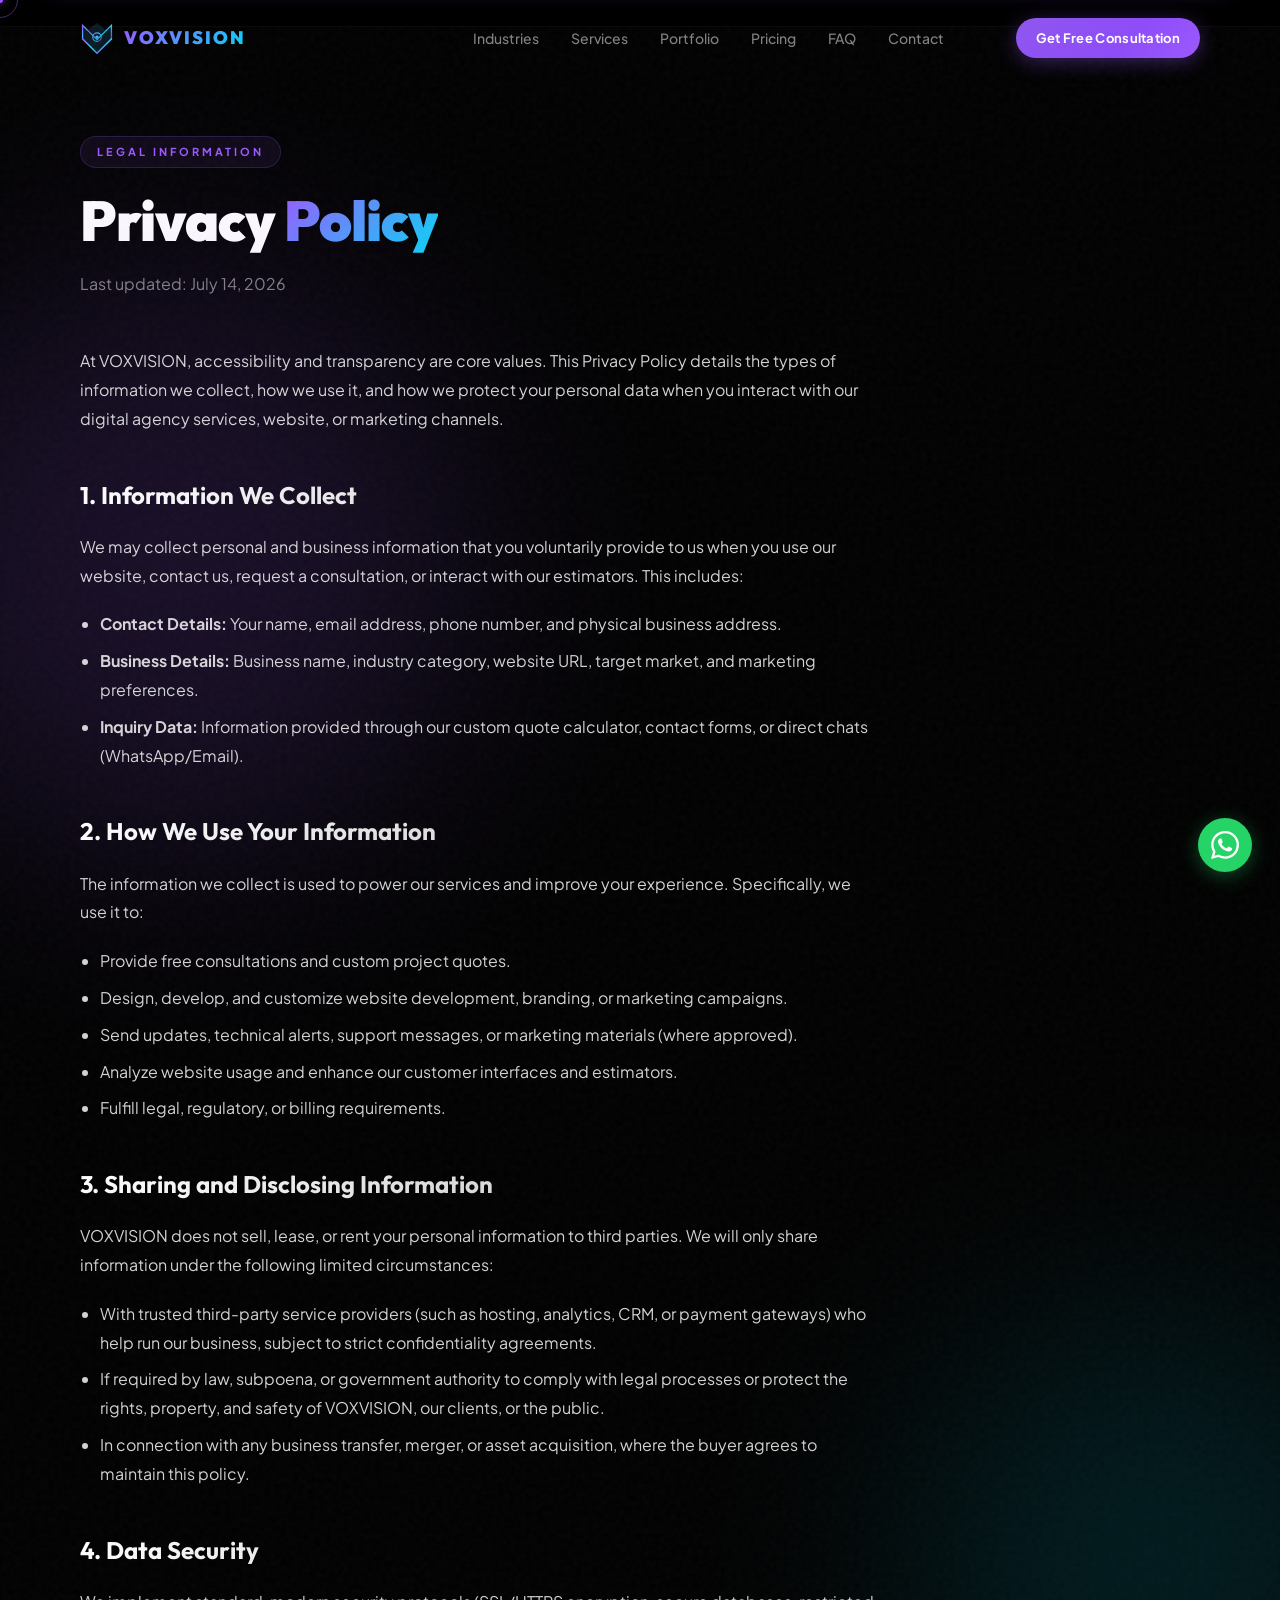
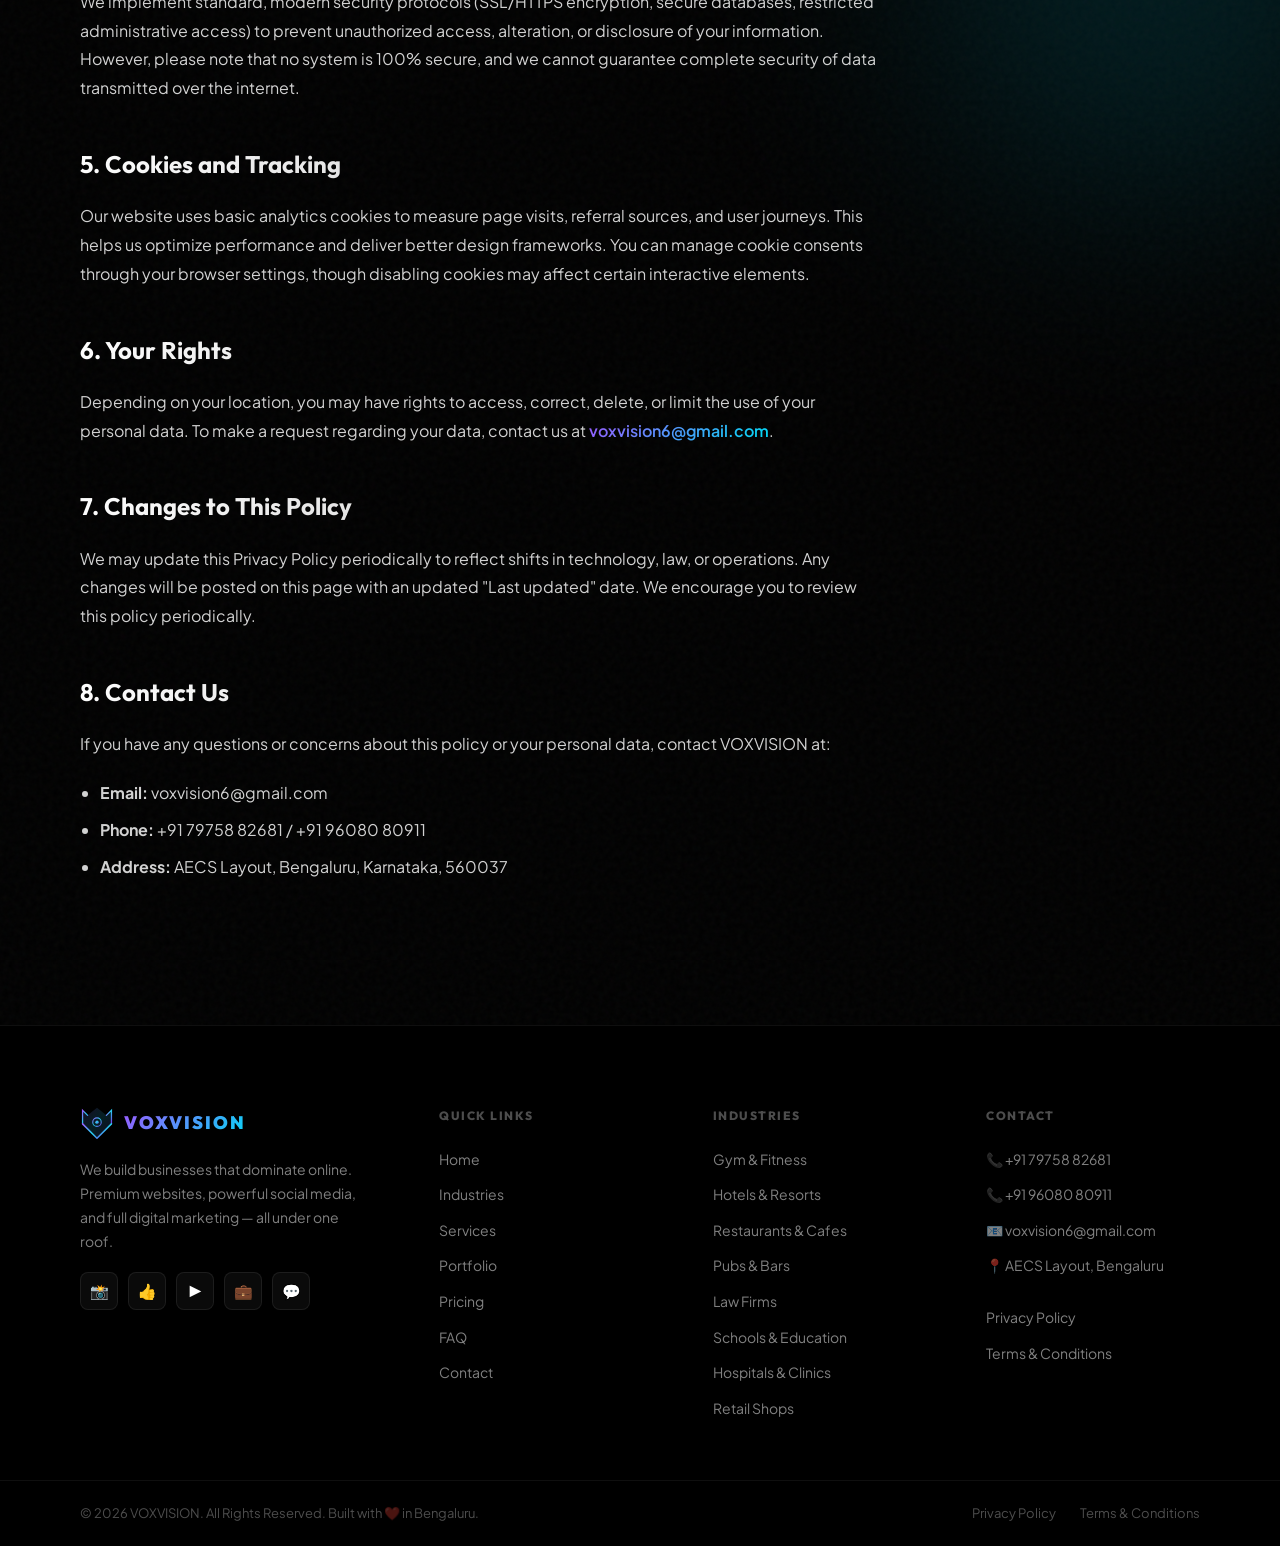
<file: privacy.html>
<!DOCTYPE html>
<html lang="en">
<head>
  <meta charset="UTF-8" />
  <meta name="viewport" content="width=device-width, initial-scale=1.0" />
  <title>Privacy Policy — VOXVISION</title>
  <meta name="description" content="Privacy Policy for VOXVISION. Learn how we collect, use, and protect your information when using our digital marketing, SEO, and web development services." />
  <link rel="canonical" href="https://voxvision.in/privacy.html" />
  <!-- Fonts -->
  <link rel="preconnect" href="https://fonts.googleapis.com" />
  <link rel="preconnect" href="https://fonts.gstatic.com" crossorigin />
  <link href="https://fonts.googleapis.com/css2?family=Outfit:wght@300;400;500;600;700;800;900&family=Plus+Jakarta+Sans:wght@300;400;500;600;700&display=swap" rel="stylesheet" />
  <!-- Styles -->
  <link rel="stylesheet" href="css/style.css" />
  <link rel="stylesheet" href="css/animations.css" />
  <link rel="stylesheet" href="css/responsive.css" />
  <style>
    .legal-content h2 {
      font-family: 'Outfit', sans-serif;
      font-size: 24px;
      font-weight: 700;
      color: var(--white);
      margin-top: 40px;
      margin-bottom: 16px;
      background: linear-gradient(135deg, var(--white) 0%, rgba(255,255,255,0.7) 100%);
      -webkit-background-clip: text;
      -webkit-text-fill-color: transparent;
    }
    .legal-content p {
      margin-bottom: 20px;
      color: var(--text-2);
    }
    .legal-content ul {
      margin-bottom: 24px;
      padding-left: 20px;
      list-style-type: disc;
    }
    .legal-content li {
      margin-bottom: 8px;
      color: var(--text-2);
    }
  </style>

  <meta name="robots" content="index, follow" />
  <meta name="googlebot" content="index, follow, max-snippet:-1, max-image-preview:large, max-video-preview:-1" />
  <meta name="bingbot" content="index, follow, max-snippet:-1, max-image-preview:large, max-video-preview:-1" />
  <meta name="keywords" content="voxvision legal, privacy policy, terms and conditions" />
  <meta property="og:locale" content="en_US" />
  <meta property="og:type" content="website" />
  <meta property="og:title" content="Privacy Policy — VOXVISION" />
  <meta property="og:description" content="Privacy Policy for VOXVISION. Learn how we collect, use, and protect your information when using our digital marketing, SEO, and web development services." />
  <meta property="og:url" content="https://voxvision.in/privacy.html" />
  <meta property="og:site_name" content="VOXVISION" />
  <meta property="og:image" content="https://voxvision.in/images/hero_dark_visual.png" />
  <meta property="og:image:width" content="1200" />
  <meta property="og:image:height" content="630" />
  <meta name="twitter:card" content="summary_large_image" />
  <meta name="twitter:title" content="Privacy Policy — VOXVISION" />
  <meta name="twitter:description" content="Privacy Policy for VOXVISION. Learn how we collect, use, and protect your information when using our digital marketing, SEO, and web development services." />
  <meta name="twitter:image" content="https://voxvision.in/images/hero_dark_visual.png" />
</head>
<body>

<!-- ══════════════════════ LOADING SCREEN ══════════════════════ -->
<div class="loading-screen" id="loading-screen" aria-hidden="true">
  <div class="loading-logo">
    <svg width="60" height="60" viewBox="0 0 80 80" fill="none" xmlns="http://www.w3.org/2000/svg">
      <defs>
        <linearGradient id="lg-load" x1="0" y1="0" x2="1" y2="1">
          <stop offset="0%" stop-color="#9b59ff"/>
          <stop offset="50%" stop-color="#22d3ee"/>
          <stop offset="100%" stop-color="#7c3aed"/>
        </linearGradient>
      </defs>
      <polygon points="40,4 62,22 74,10 74,42 40,76 6,42 6,10 18,22" fill="url(#lg-load)" opacity="0.12"/>
      <polyline points="18,22 6,10 6,42" stroke="url(#lg-load)" stroke-width="2.5" fill="none" stroke-linecap="round"/>
      <polyline points="62,22 74,10 74,42" stroke="url(#lg-load)" stroke-width="2.5" fill="none" stroke-linecap="round"/>
      <polyline points="6,42 40,76 74,42" stroke="url(#lg-load)" stroke-width="3" fill="none" stroke-linecap="round" stroke-linejoin="round"/>
      <circle cx="40" cy="38" r="10" stroke="url(#lg-load)" stroke-width="2.5" fill="none"/>
      <circle cx="40" cy="38" r="4" fill="url(#lg-load)"/>
    </svg>
    <div class="loading-logo-text">VOXVISION</div>
    <div class="loading-bar-wrap">
      <div class="loading-bar"></div>
    </div>
  </div>
</div>

<!-- ══════════════════════ CUSTOM CURSOR ══════════════════════ -->
<div class="cursor-dot" aria-hidden="true"></div>
<div class="cursor-ring" aria-hidden="true"></div>

<!-- ══════════════════════════ NAVBAR ═════════════════════════ -->
<nav class="navbar scrolled" id="navbar" aria-label="Main navigation">
  <div class="nav-container">
    <a href="index.html" class="nav-logo" aria-label="VOXVISION Home">
      <svg class="logo-svg" viewBox="0 0 80 80" fill="none" xmlns="http://www.w3.org/2000/svg">
        <defs>
          <linearGradient id="g1" x1="0" y1="0" x2="1" y2="1">
            <stop offset="0%" stop-color="#9b59ff"/>
            <stop offset="50%" stop-color="#22d3ee"/>
            <stop offset="100%" stop-color="#7c3aed"/>
          </linearGradient>
        </defs>
        <polygon points="40,4 62,22 74,10 74,42 40,76 6,42 6,10 18,22" fill="url(#g1)" opacity="0.15"/>
        <polyline points="18,22 6,10 6,42" stroke="url(#g1)" stroke-width="3" fill="none" stroke-linecap="round"/>
        <polyline points="62,22 74,10 74,42" stroke="url(#g1)" stroke-width="3" fill="none" stroke-linecap="round"/>
        <polyline points="6,42 40,76 74,42" stroke="url(#g1)" stroke-width="3.5" fill="none" stroke-linecap="round" stroke-linejoin="round"/>
        <line x1="18" y1="22" x2="40" y2="44" stroke="url(#g1)" stroke-width="2.5" stroke-linecap="round"/>
        <line x1="62" y1="22" x2="40" y2="44" stroke="url(#g1)" stroke-width="2.5" stroke-linecap="round"/>
        <circle cx="40" cy="38" r="10" stroke="url(#g1)" stroke-width="2.5" fill="none"/>
        <circle cx="40" cy="38" r="4" fill="url(#g1)"/>
        <line x1="40" y1="28" x2="40" y2="44" stroke="url(#g1)" stroke-width="1.5" stroke-linecap="round"/>
      </svg>
      <span class="logo-text">VOXVISION</span>
    </a>

    <ul class="nav-links" role="list">
      <li><a href="index.html#industries" class="nav-link">Industries</a></li>
      <li><a href="index.html#services" class="nav-link">Services</a></li>
      <li><a href="index.html#portfolio" class="nav-link">Portfolio</a></li>
      <li><a href="index.html#pricing" class="nav-link">Pricing</a></li>
      <li><a href="index.html#faq" class="nav-link">FAQ</a></li>
      <li><a href="index.html#contact" class="nav-link">Contact</a></li>
    </ul>

    <div class="nav-cta">
      <a href="index.html#contact" class="btn btn-primary btn-sm" id="nav-cta-btn">Get Free Consultation</a>
    </div>

    <button class="hamburger" id="hamburger" aria-label="Toggle menu" aria-expanded="false">
      <span></span><span></span><span></span>
    </button>
  </div>
</nav>

<!-- Mobile Menu -->
<div class="mobile-menu" id="mobile-menu" role="dialog" aria-label="Mobile navigation">
  <a href="index.html#industries" class="mobile-link">Industries</a>
  <a href="index.html#services" class="mobile-link">Services</a>
  <a href="index.html#portfolio" class="mobile-link">Portfolio</a>
  <a href="index.html#pricing" class="mobile-link">Pricing</a>
  <a href="index.html#faq" class="mobile-link">FAQ</a>
  <a href="index.html#contact" class="mobile-link">Contact</a>
  <a href="index.html#contact" class="btn btn-primary" style="margin-top:16px;justify-content:center;">Get Free Consultation</a>
</div>

<!-- ── LEGAL CONTENT ── -->
<section class="section" style="padding-top: calc(var(--nav-height) + 60px); position: relative;">
  <div class="noise-overlay" aria-hidden="true"></div>
  
  <!-- Background Orbs -->
  <div class="hero-orb hero-orb-1" style="top: 10%; left: -10%; opacity: 0.15;" aria-hidden="true"></div>
  <div class="hero-orb hero-orb-2" style="top: 50%; right: -10%; opacity: 0.12;" aria-hidden="true"></div>

  <div class="container">
    <div class="section-header" style="text-align: left; max-width: 800px; margin-bottom: 48px; margin-left: 0;">
      <div class="section-label">Legal Information</div>
      <h1 class="section-title" style="font-size: clamp(36px, 5vw, 56px);">Privacy <span class="text-gradient">Policy</span></h1>
      <p class="section-subtitle" style="margin-left: 0;">Last updated: July 14, 2026</p>
    </div>

    <div class="legal-content" style="max-width: 800px; font-size: 16px; line-height: 1.8; position: relative; z-index: 2;">
      <p>At VOXVISION, accessibility and transparency are core values. This Privacy Policy details the types of information we collect, how we use it, and how we protect your personal data when you interact with our digital agency services, website, or marketing channels.</p>
      
      <h2>1. Information We Collect</h2>
      <p>We may collect personal and business information that you voluntarily provide to us when you use our website, contact us, request a consultation, or interact with our estimators. This includes:</p>
      <ul>
        <li><strong>Contact Details:</strong> Your name, email address, phone number, and physical business address.</li>
        <li><strong>Business Details:</strong> Business name, industry category, website URL, target market, and marketing preferences.</li>
        <li><strong>Inquiry Data:</strong> Information provided through our custom quote calculator, contact forms, or direct chats (WhatsApp/Email).</li>
      </ul>

      <h2>2. How We Use Your Information</h2>
      <p>The information we collect is used to power our services and improve your experience. Specifically, we use it to:</p>
      <ul>
        <li>Provide free consultations and custom project quotes.</li>
        <li>Design, develop, and customize website development, branding, or marketing campaigns.</li>
        <li>Send updates, technical alerts, support messages, or marketing materials (where approved).</li>
        <li>Analyze website usage and enhance our customer interfaces and estimators.</li>
        <li>Fulfill legal, regulatory, or billing requirements.</li>
      </ul>

      <h2>3. Sharing and Disclosing Information</h2>
      <p>VOXVISION does not sell, lease, or rent your personal information to third parties. We will only share information under the following limited circumstances:</p>
      <ul>
        <li>With trusted third-party service providers (such as hosting, analytics, CRM, or payment gateways) who help run our business, subject to strict confidentiality agreements.</li>
        <li>If required by law, subpoena, or government authority to comply with legal processes or protect the rights, property, and safety of VOXVISION, our clients, or the public.</li>
        <li>In connection with any business transfer, merger, or asset acquisition, where the buyer agrees to maintain this policy.</li>
      </ul>

      <h2>4. Data Security</h2>
      <p>We implement standard, modern security protocols (SSL/HTTPS encryption, secure databases, restricted administrative access) to prevent unauthorized access, alteration, or disclosure of your information. However, please note that no system is 100% secure, and we cannot guarantee complete security of data transmitted over the internet.</p>

      <h2>5. Cookies and Tracking</h2>
      <p>Our website uses basic analytics cookies to measure page visits, referral sources, and user journeys. This helps us optimize performance and deliver better design frameworks. You can manage cookie consents through your browser settings, though disabling cookies may affect certain interactive elements.</p>

      <h2>6. Your Rights</h2>
      <p>Depending on your location, you may have rights to access, correct, delete, or limit the use of your personal data. To make a request regarding your data, contact us at <a href="mailto:voxvision6@gmail.com" class="text-gradient" style="font-weight: 600;">voxvision6@gmail.com</a>.</p>

      <h2>7. Changes to This Policy</h2>
      <p>We may update this Privacy Policy periodically to reflect shifts in technology, law, or operations. Any changes will be posted on this page with an updated "Last updated" date. We encourage you to review this policy periodically.</p>

      <h2>8. Contact Us</h2>
      <p>If you have any questions or concerns about this policy or your personal data, contact VOXVISION at:</p>
      <ul>
        <li><strong>Email:</strong> voxvision6@gmail.com</li>
        <li><strong>Phone:</strong> +91 79758 82681 / +91 96080 80911</li>
        <li><strong>Address:</strong> AECS Layout, Bengaluru, Karnataka, 560037</li>
      </ul>
    </div>
  </div>
</section>

<!-- ═════════════════════════ FOOTER ══════════════════════════ -->
<footer aria-label="Site footer">
  <div class="container">
    <div class="footer-grid">
      <!-- Brand -->
      <div class="footer-brand footer-col">
        <a href="index.html" class="nav-logo" aria-label="VOXVISION Home">
          <svg class="logo-svg" viewBox="0 0 80 80" fill="none" xmlns="http://www.w3.org/2000/svg">
            <defs>
              <linearGradient id="g2" x1="0" y1="0" x2="1" y2="1">
                <stop offset="0%" stop-color="#9b59ff"/>
                <stop offset="50%" stop-color="#22d3ee"/>
                <stop offset="100%" stop-color="#7c3aed"/>
              </linearGradient>
            </defs>
            <polygon points="40,4 62,22 74,10 74,42 40,76 6,42 6,10 18,22" fill="url(#g2)" opacity="0.15"/>
            <polyline points="18,22 6,10 6,42" stroke="url(#g2)" stroke-width="3" fill="none" stroke-linecap="round"/>
            <polyline points="62,22 74,10 74,42" stroke="url(#g2)" stroke-width="3" fill="none" stroke-linecap="round"/>
            <polyline points="6,42 40,76 74,42" stroke="url(#g2)" stroke-width="3.5" fill="none" stroke-linecap="round" stroke-linejoin="round"/>
            <circle cx="40" cy="38" r="10" stroke="url(#g2)" stroke-width="2.5" fill="none"/>
            <circle cx="40" cy="38" r="4" fill="url(#g2)"/>
          </svg>
          <span class="logo-text">VOXVISION</span>
        </a>
        <p class="footer-desc">We build businesses that dominate online. Premium websites, powerful social media, and full digital marketing — all under one roof.</p>
        <div class="footer-social">
          <a href="https://instagram.com/Voxvi.sion" target="_blank" rel="noopener" class="social-link" aria-label="Instagram">📸</a>
          <a href="https://facebook.com" target="_blank" rel="noopener" class="social-link" aria-label="Facebook">👍</a>
          <a href="https://youtube.com" target="_blank" rel="noopener" class="social-link" aria-label="YouTube">▶️</a>
          <a href="https://linkedin.com" target="_blank" rel="noopener" class="social-link" aria-label="LinkedIn">💼</a>
          <a href="https://wa.me/917975882681" target="_blank" rel="noopener" class="social-link" aria-label="WhatsApp">💬</a>
        </div>
      </div>

      <!-- Quick Links -->
      <div class="footer-col">
        <div class="footer-col-title">Quick Links</div>
        <ul class="footer-links">
          <li><a href="index.html#home" class="footer-link">Home</a></li>
          <li><a href="index.html#industries" class="footer-link">Industries</a></li>
          <li><a href="index.html#services" class="footer-link">Services</a></li>
          <li><a href="index.html#portfolio" class="footer-link">Portfolio</a></li>
          <li><a href="index.html#pricing" class="footer-link">Pricing</a></li>
          <li><a href="index.html#faq" class="footer-link">FAQ</a></li>
          <li><a href="index.html#contact" class="footer-link">Contact</a></li>
        </ul>
      </div>

      <!-- Industries -->
      <div class="footer-col">
        <div class="footer-col-title">Industries</div>
        <ul class="footer-links">
          <li><a href="pages/gym.html" class="footer-link">Gym &amp; Fitness</a></li>
          <li><a href="pages/hotel.html" class="footer-link">Hotels &amp; Resorts</a></li>
          <li><a href="pages/restaurant.html" class="footer-link">Restaurants &amp; Cafes</a></li>
          <li><a href="pages/pub.html" class="footer-link">Pubs &amp; Bars</a></li>
          <li><a href="pages/law.html" class="footer-link">Law Firms</a></li>
          <li><a href="pages/school.html" class="footer-link">Schools &amp; Education</a></li>
          <li><a href="pages/hospital.html" class="footer-link">Hospitals &amp; Clinics</a></li>
          <li><a href="pages/retail.html" class="footer-link">Retail Shops</a></li>
        </ul>
      </div>

      <!-- Contact -->
      <div class="footer-col">
        <div class="footer-col-title">Contact</div>
        <ul class="footer-links">
          <li><a href="tel:+917975882681" class="footer-link">📞 +91 79758 82681</a></li>
          <li><a href="tel:+919608080911" class="footer-link">📞 +91 96080 80911</a></li>
          <li><a href="mailto:voxvision6@gmail.com" class="footer-link">📧 voxvision6@gmail.com</a></li>
          <li><span class="footer-link" style="cursor:default;">📍 AECS Layout, Bengaluru</span></li>
          <li style="margin-top:16px;"><a href="privacy.html" class="footer-link">Privacy Policy</a></li>
          <li><a href="terms.html" class="footer-link">Terms &amp; Conditions</a></li>
        </ul>
      </div>
    </div>
  </div>

  <div class="footer-bottom">
    <div class="container" style="display:flex;align-items:center;justify-content:space-between;flex-wrap:wrap;gap:12px;">
      <p class="footer-copy">© 2026 VOXVISION. All Rights Reserved. Built with ❤️ in Bengaluru.</p>
      <div class="footer-legal">
        <a href="privacy.html">Privacy Policy</a>
        <a href="terms.html">Terms &amp; Conditions</a>
      </div>
    </div>
  </div>
</footer>

<!-- ════════════════════ WHATSAPP FAB ═════════════════════════ -->
<a
  href="https://wa.me/917975882681?text=Hello%20VOXVISION!%20I%20want%20to%20discuss%20a%20project."
  target="_blank" rel="noopener"
  class="whatsapp-fab"
  id="whatsapp-fab"
  aria-label="Chat with us on WhatsApp"
>
  <svg class="whatsapp-icon" viewBox="0 0 24 24" fill="white" xmlns="http://www.w3.org/2000/svg">
    <path d="M17.472 14.382c-.297-.149-1.758-.867-2.03-.967-.273-.099-.471-.148-.67.15-.197.297-.767.966-.94 1.164-.173.199-.347.223-.644.075-.297-.15-1.255-.463-2.39-1.475-.883-.788-1.48-1.761-1.653-2.059-.173-.297-.018-.458.13-.606.134-.133.298-.347.446-.52.149-.174.198-.298.298-.497.099-.198.05-.371-.025-.52-.075-.149-.669-1.612-.916-2.207-.242-.579-.487-.5-.669-.51-.173-.008-.371-.01-.57-.01-.198 0-.52.074-.792.372-.272.297-1.04 1.016-1.04 2.479 0 1.462 1.065 2.875 1.213 3.074.149.198 2.096 3.2 5.077 4.487.709.306 1.262.489 1.694.625.712.227 1.36.195 1.871.118.571-.085 1.758-.719 2.006-1.413.248-.694.248-1.289.173-1.413-.074-.124-.272-.198-.57-.347m-5.421 7.403h-.004a9.87 9.87 0 01-5.031-1.378l-.361-.214-3.741.982.998-3.648-.235-.374a9.86 9.86 0 01-1.51-5.26c.001-5.45 4.436-9.884 9.888-9.884 2.64 0 5.122 1.03 6.988 2.898a9.825 9.825 0 012.893 6.994c-.003 5.45-4.437 9.884-9.885 9.884m8.413-18.297A11.815 11.815 0 0012.05 0C5.495 0 .16 5.335.157 11.892c0 2.096.547 4.142 1.588 5.945L.057 24l6.305-1.654a11.882 11.882 0 005.683 1.448h.005c6.554 0 11.89-5.335 11.893-11.893a11.821 11.821 0 00-3.48-8.413z"/>
  </svg>
 </a>

<!-- Scripts -->
<script src="https://cdn.jsdelivr.net/npm/swiper@11/swiper-bundle.min.js"></script>
<script src="js/main.js"></script>
<script src="js/form.js"></script>

</body>
</html>
</file>
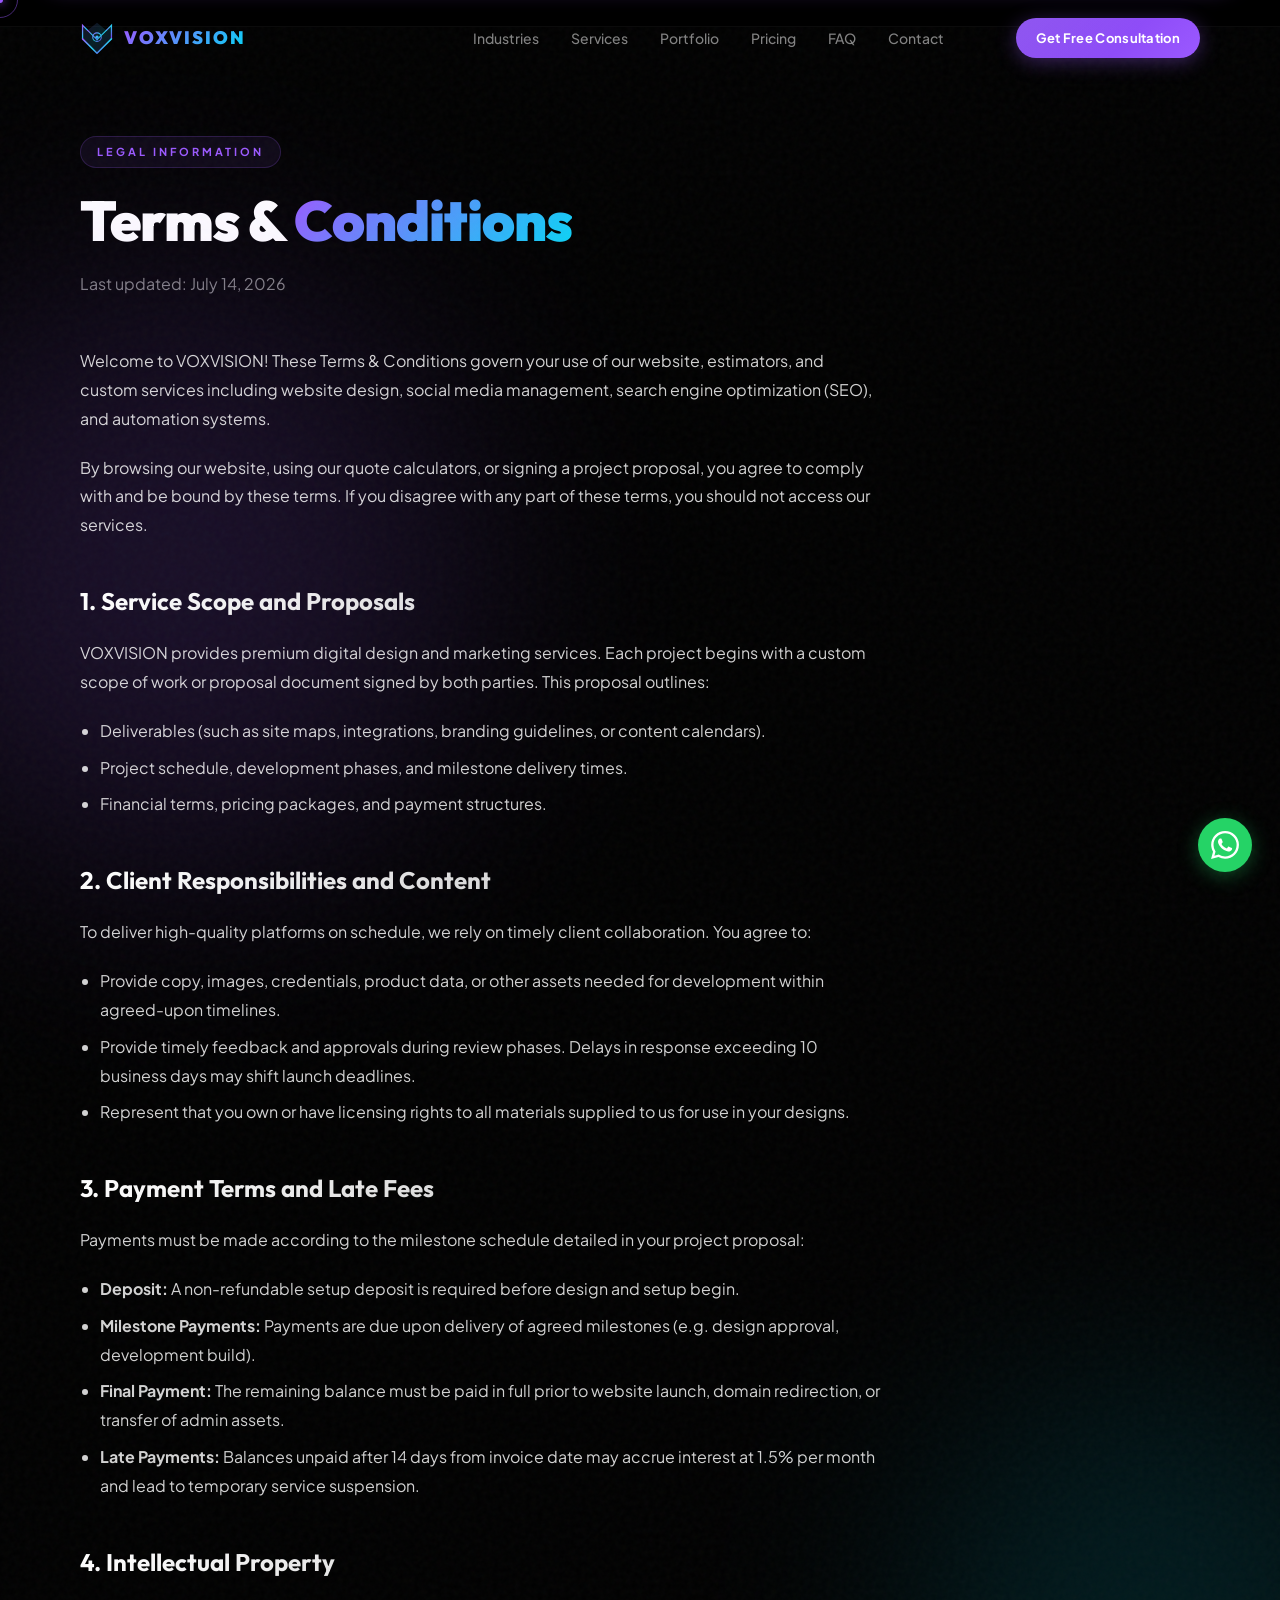
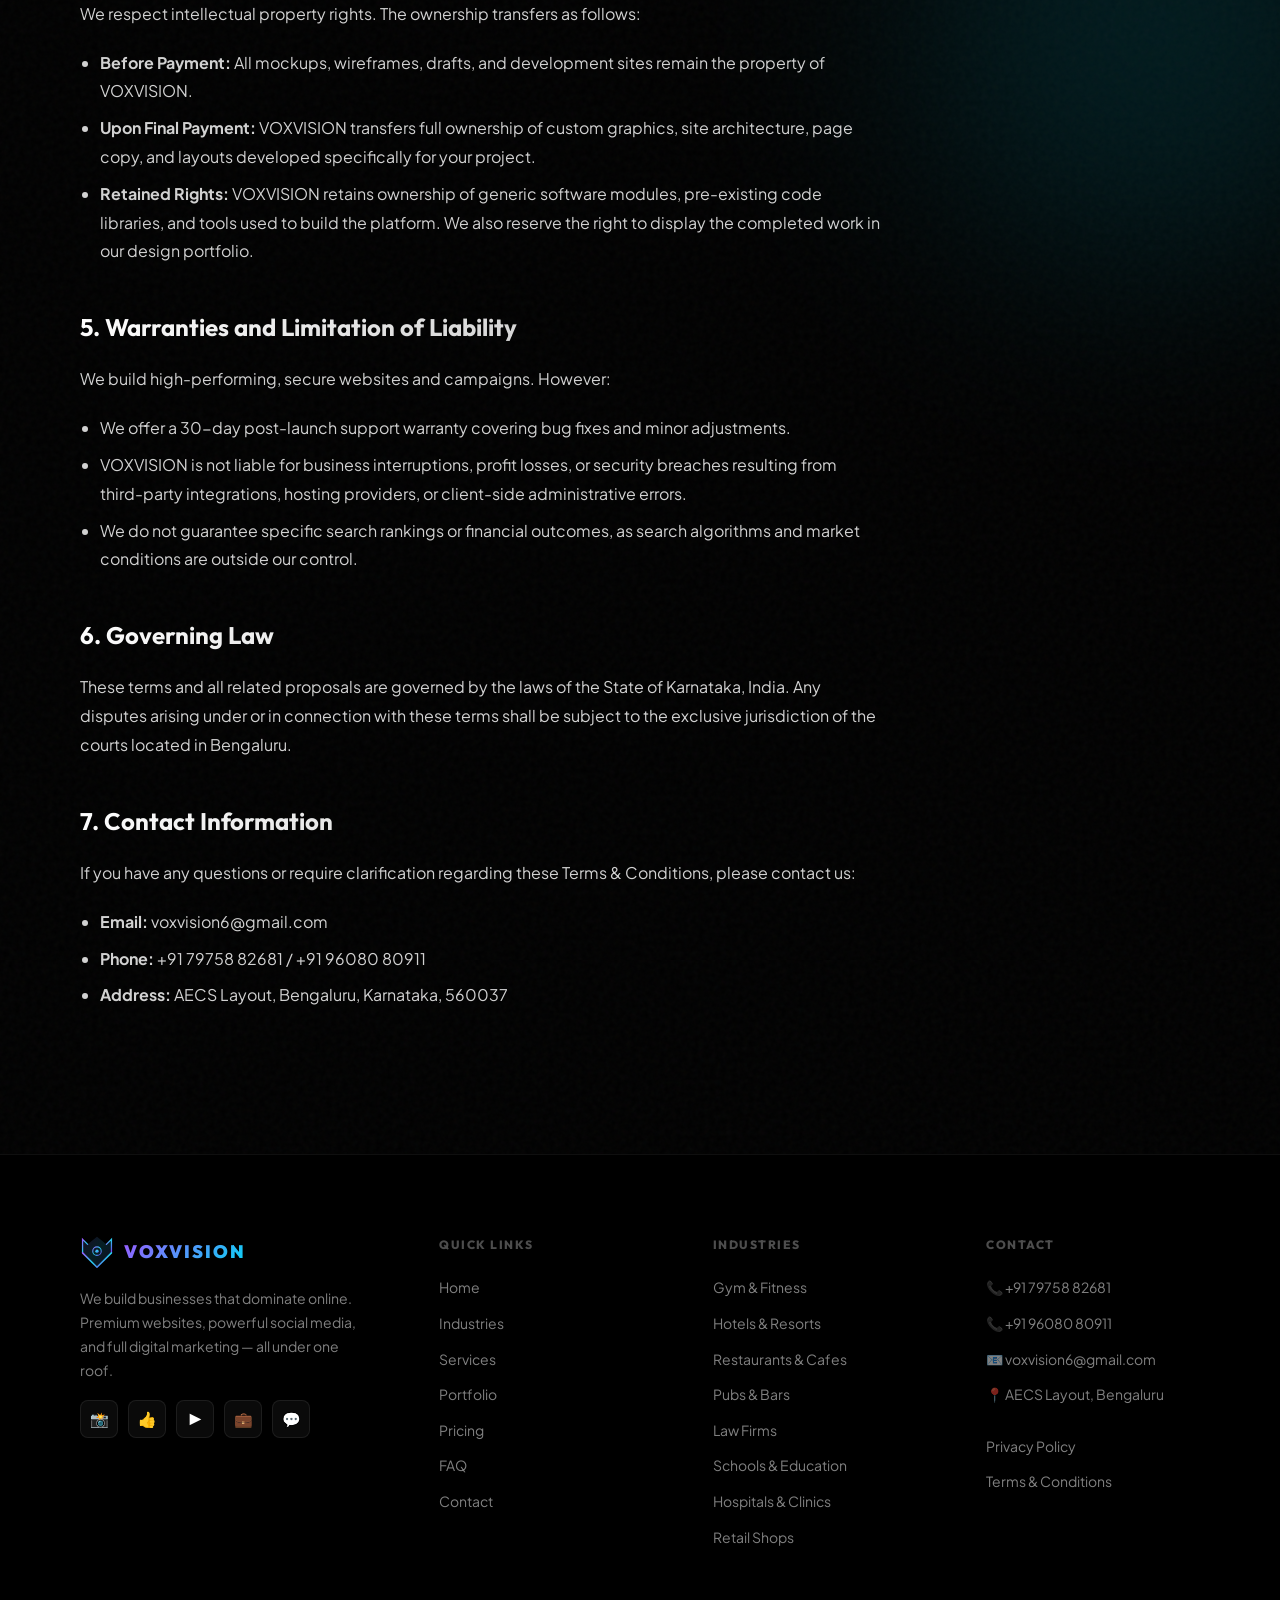
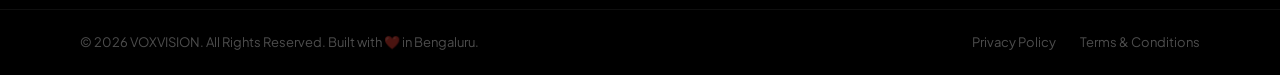
<file: terms.html>
<!DOCTYPE html>
<html lang="en">
<head>
  <meta charset="UTF-8" />
  <meta name="viewport" content="width=device-width, initial-scale=1.0" />
  <title>Terms &amp; Conditions — VOXVISION</title>
  <meta name="description" content="Terms &amp; Conditions for VOXVISION. Read the rules and regulations governing the use of our web development, marketing, and SEO services." />
  <link rel="canonical" href="https://voxvision.in/terms.html" />
  <!-- Fonts -->
  <link rel="preconnect" href="https://fonts.googleapis.com" />
  <link rel="preconnect" href="https://fonts.gstatic.com" crossorigin />
  <link href="https://fonts.googleapis.com/css2?family=Outfit:wght@300;400;500;600;700;800;900&family=Plus+Jakarta+Sans:wght@300;400;500;600;700&display=swap" rel="stylesheet" />
  <!-- Styles -->
  <link rel="stylesheet" href="css/style.css" />
  <link rel="stylesheet" href="css/animations.css" />
  <link rel="stylesheet" href="css/responsive.css" />
  <style>
    .legal-content h2 {
      font-family: 'Outfit', sans-serif;
      font-size: 24px;
      font-weight: 700;
      color: var(--white);
      margin-top: 40px;
      margin-bottom: 16px;
      background: linear-gradient(135deg, var(--white) 0%, rgba(255,255,255,0.7) 100%);
      -webkit-background-clip: text;
      -webkit-text-fill-color: transparent;
    }
    .legal-content p {
      margin-bottom: 20px;
      color: var(--text-2);
    }
    .legal-content ul {
      margin-bottom: 24px;
      padding-left: 20px;
      list-style-type: disc;
    }
    .legal-content li {
      margin-bottom: 8px;
      color: var(--text-2);
    }
  </style>

  <meta name="robots" content="index, follow" />
  <meta name="googlebot" content="index, follow, max-snippet:-1, max-image-preview:large, max-video-preview:-1" />
  <meta name="bingbot" content="index, follow, max-snippet:-1, max-image-preview:large, max-video-preview:-1" />
  <meta name="keywords" content="voxvision legal, privacy policy, terms and conditions" />
  <meta property="og:locale" content="en_US" />
  <meta property="og:type" content="website" />
  <meta property="og:title" content="Terms &amp; Conditions — VOXVISION" />
  <meta property="og:description" content="Terms &amp; Conditions for VOXVISION. Read the rules and regulations governing the use of our web development, marketing, and SEO services." />
  <meta property="og:url" content="https://voxvision.in/terms.html" />
  <meta property="og:site_name" content="VOXVISION" />
  <meta property="og:image" content="https://voxvision.in/images/hero_dark_visual.png" />
  <meta property="og:image:width" content="1200" />
  <meta property="og:image:height" content="630" />
  <meta name="twitter:card" content="summary_large_image" />
  <meta name="twitter:title" content="Terms &amp; Conditions — VOXVISION" />
  <meta name="twitter:description" content="Terms &amp; Conditions for VOXVISION. Read the rules and regulations governing the use of our web development, marketing, and SEO services." />
  <meta name="twitter:image" content="https://voxvision.in/images/hero_dark_visual.png" />
</head>
<body>

<!-- ══════════════════════ LOADING SCREEN ══════════════════════ -->
<div class="loading-screen" id="loading-screen" aria-hidden="true">
  <div class="loading-logo">
    <svg width="60" height="60" viewBox="0 0 80 80" fill="none" xmlns="http://www.w3.org/2000/svg">
      <defs>
        <linearGradient id="lg-load" x1="0" y1="0" x2="1" y2="1">
          <stop offset="0%" stop-color="#9b59ff"/>
          <stop offset="50%" stop-color="#22d3ee"/>
          <stop offset="100%" stop-color="#7c3aed"/>
        </linearGradient>
      </defs>
      <polygon points="40,4 62,22 74,10 74,42 40,76 6,42 6,10 18,22" fill="url(#lg-load)" opacity="0.12"/>
      <polyline points="18,22 6,10 6,42" stroke="url(#lg-load)" stroke-width="2.5" fill="none" stroke-linecap="round"/>
      <polyline points="62,22 74,10 74,42" stroke="url(#lg-load)" stroke-width="2.5" fill="none" stroke-linecap="round"/>
      <polyline points="6,42 40,76 74,42" stroke="url(#lg-load)" stroke-width="3" fill="none" stroke-linecap="round" stroke-linejoin="round"/>
      <circle cx="40" cy="38" r="10" stroke="url(#lg-load)" stroke-width="2.5" fill="none"/>
      <circle cx="40" cy="38" r="4" fill="url(#lg-load)"/>
    </svg>
    <div class="loading-logo-text">VOXVISION</div>
    <div class="loading-bar-wrap">
      <div class="loading-bar"></div>
    </div>
  </div>
</div>

<!-- ══════════════════════ CUSTOM CURSOR ══════════════════════ -->
<div class="cursor-dot" aria-hidden="true"></div>
<div class="cursor-ring" aria-hidden="true"></div>

<!-- ══════════════════════════ NAVBAR ═════════════════════════ -->
<nav class="navbar scrolled" id="navbar" aria-label="Main navigation">
  <div class="nav-container">
    <a href="index.html" class="nav-logo" aria-label="VOXVISION Home">
      <svg class="logo-svg" viewBox="0 0 80 80" fill="none" xmlns="http://www.w3.org/2000/svg">
        <defs>
          <linearGradient id="g1" x1="0" y1="0" x2="1" y2="1">
            <stop offset="0%" stop-color="#9b59ff"/>
            <stop offset="50%" stop-color="#22d3ee"/>
            <stop offset="100%" stop-color="#7c3aed"/>
          </linearGradient>
        </defs>
        <polygon points="40,4 62,22 74,10 74,42 40,76 6,42 6,10 18,22" fill="url(#g1)" opacity="0.15"/>
        <polyline points="18,22 6,10 6,42" stroke="url(#g1)" stroke-width="3" fill="none" stroke-linecap="round"/>
        <polyline points="62,22 74,10 74,42" stroke="url(#g1)" stroke-width="3" fill="none" stroke-linecap="round"/>
        <polyline points="6,42 40,76 74,42" stroke="url(#g1)" stroke-width="3.5" fill="none" stroke-linecap="round" stroke-linejoin="round"/>
        <line x1="18" y1="22" x2="40" y2="44" stroke="url(#g1)" stroke-width="2.5" stroke-linecap="round"/>
        <line x1="62" y1="22" x2="40" y2="44" stroke="url(#g1)" stroke-width="2.5" stroke-linecap="round"/>
        <circle cx="40" cy="38" r="10" stroke="url(#g1)" stroke-width="2.5" fill="none"/>
        <circle cx="40" cy="38" r="4" fill="url(#g1)"/>
        <line x1="40" y1="28" x2="40" y2="44" stroke="url(#g1)" stroke-width="1.5" stroke-linecap="round"/>
      </svg>
      <span class="logo-text">VOXVISION</span>
    </a>

    <ul class="nav-links" role="list">
      <li><a href="index.html#industries" class="nav-link">Industries</a></li>
      <li><a href="index.html#services" class="nav-link">Services</a></li>
      <li><a href="index.html#portfolio" class="nav-link">Portfolio</a></li>
      <li><a href="index.html#pricing" class="nav-link">Pricing</a></li>
      <li><a href="index.html#faq" class="nav-link">FAQ</a></li>
      <li><a href="index.html#contact" class="nav-link">Contact</a></li>
    </ul>

    <div class="nav-cta">
      <a href="index.html#contact" class="btn btn-primary btn-sm" id="nav-cta-btn">Get Free Consultation</a>
    </div>

    <button class="hamburger" id="hamburger" aria-label="Toggle menu" aria-expanded="false">
      <span></span><span></span><span></span>
    </button>
  </div>
</nav>

<!-- Mobile Menu -->
<div class="mobile-menu" id="mobile-menu" role="dialog" aria-label="Mobile navigation">
  <a href="index.html#industries" class="mobile-link">Industries</a>
  <a href="index.html#services" class="mobile-link">Services</a>
  <a href="index.html#portfolio" class="mobile-link">Portfolio</a>
  <a href="index.html#pricing" class="mobile-link">Pricing</a>
  <a href="index.html#faq" class="mobile-link">FAQ</a>
  <a href="index.html#contact" class="mobile-link">Contact</a>
  <a href="index.html#contact" class="btn btn-primary" style="margin-top:16px;justify-content:center;">Get Free Consultation</a>
</div>

<!-- ── LEGAL CONTENT ── -->
<section class="section" style="padding-top: calc(var(--nav-height) + 60px); position: relative;">
  <div class="noise-overlay" aria-hidden="true"></div>
  
  <!-- Background Orbs -->
  <div class="hero-orb hero-orb-1" style="top: 10%; left: -10%; opacity: 0.15;" aria-hidden="true"></div>
  <div class="hero-orb hero-orb-2" style="top: 50%; right: -10%; opacity: 0.12;" aria-hidden="true"></div>

  <div class="container">
    <div class="section-header" style="text-align: left; max-width: 800px; margin-bottom: 48px; margin-left: 0;">
      <div class="section-label">Legal Information</div>
      <h1 class="section-title" style="font-size: clamp(36px, 5vw, 56px);">Terms &amp; <span class="text-gradient">Conditions</span></h1>
      <p class="section-subtitle" style="margin-left: 0;">Last updated: July 14, 2026</p>
    </div>

    <div class="legal-content" style="max-width: 800px; font-size: 16px; line-height: 1.8; position: relative; z-index: 2;">
      <p>Welcome to VOXVISION! These Terms &amp; Conditions govern your use of our website, estimators, and custom services including website design, social media management, search engine optimization (SEO), and automation systems.</p>
      <p>By browsing our website, using our quote calculators, or signing a project proposal, you agree to comply with and be bound by these terms. If you disagree with any part of these terms, you should not access our services.</p>
      
      <h2>1. Service Scope and Proposals</h2>
      <p>VOXVISION provides premium digital design and marketing services. Each project begins with a custom scope of work or proposal document signed by both parties. This proposal outlines:</p>
      <ul>
        <li>Deliverables (such as site maps, integrations, branding guidelines, or content calendars).</li>
        <li>Project schedule, development phases, and milestone delivery times.</li>
        <li>Financial terms, pricing packages, and payment structures.</li>
      </ul>

      <h2>2. Client Responsibilities and Content</h2>
      <p>To deliver high-quality platforms on schedule, we rely on timely client collaboration. You agree to:</p>
      <ul>
        <li>Provide copy, images, credentials, product data, or other assets needed for development within agreed-upon timelines.</li>
        <li>Provide timely feedback and approvals during review phases. Delays in response exceeding 10 business days may shift launch deadlines.</li>
        <li>Represent that you own or have licensing rights to all materials supplied to us for use in your designs.</li>
      </ul>

      <h2>3. Payment Terms and Late Fees</h2>
      <p>Payments must be made according to the milestone schedule detailed in your project proposal:</p>
      <ul>
        <li><strong>Deposit:</strong> A non-refundable setup deposit is required before design and setup begin.</li>
        <li><strong>Milestone Payments:</strong> Payments are due upon delivery of agreed milestones (e.g. design approval, development build).</li>
        <li><strong>Final Payment:</strong> The remaining balance must be paid in full prior to website launch, domain redirection, or transfer of admin assets.</li>
        <li><strong>Late Payments:</strong> Balances unpaid after 14 days from invoice date may accrue interest at 1.5% per month and lead to temporary service suspension.</li>
      </ul>

      <h2>4. Intellectual Property</h2>
      <p>We respect intellectual property rights. The ownership transfers as follows:</p>
      <ul>
        <li><strong>Before Payment:</strong> All mockups, wireframes, drafts, and development sites remain the property of VOXVISION.</li>
        <li><strong>Upon Final Payment:</strong> VOXVISION transfers full ownership of custom graphics, site architecture, page copy, and layouts developed specifically for your project.</li>
        <li><strong>Retained Rights:</strong> VOXVISION retains ownership of generic software modules, pre-existing code libraries, and tools used to build the platform. We also reserve the right to display the completed work in our design portfolio.</li>
      </ul>

      <h2>5. Warranties and Limitation of Liability</h2>
      <p>We build high-performing, secure websites and campaigns. However:</p>
      <ul>
        <li>We offer a 30-day post-launch support warranty covering bug fixes and minor adjustments.</li>
        <li>VOXVISION is not liable for business interruptions, profit losses, or security breaches resulting from third-party integrations, hosting providers, or client-side administrative errors.</li>
        <li>We do not guarantee specific search rankings or financial outcomes, as search algorithms and market conditions are outside our control.</li>
      </ul>

      <h2>6. Governing Law</h2>
      <p>These terms and all related proposals are governed by the laws of the State of Karnataka, India. Any disputes arising under or in connection with these terms shall be subject to the exclusive jurisdiction of the courts located in Bengaluru.</p>

      <h2>7. Contact Information</h2>
      <p>If you have any questions or require clarification regarding these Terms &amp; Conditions, please contact us:</p>
      <ul>
        <li><strong>Email:</strong> voxvision6@gmail.com</li>
        <li><strong>Phone:</strong> +91 79758 82681 / +91 96080 80911</li>
        <li><strong>Address:</strong> AECS Layout, Bengaluru, Karnataka, 560037</li>
      </ul>
    </div>
  </div>
</section>

<!-- ═════════════════════════ FOOTER ══════════════════════════ -->
<footer aria-label="Site footer">
  <div class="container">
    <div class="footer-grid">
      <!-- Brand -->
      <div class="footer-brand footer-col">
        <a href="index.html" class="nav-logo" aria-label="VOXVISION Home">
          <svg class="logo-svg" viewBox="0 0 80 80" fill="none" xmlns="http://www.w3.org/2000/svg">
            <defs>
              <linearGradient id="g2" x1="0" y1="0" x2="1" y2="1">
                <stop offset="0%" stop-color="#9b59ff"/>
                <stop offset="50%" stop-color="#22d3ee"/>
                <stop offset="100%" stop-color="#7c3aed"/>
              </linearGradient>
            </defs>
            <polygon points="40,4 62,22 74,10 74,42 40,76 6,42 6,10 18,22" fill="url(#g2)" opacity="0.15"/>
            <polyline points="18,22 6,10 6,42" stroke="url(#g2)" stroke-width="3" fill="none" stroke-linecap="round"/>
            <polyline points="62,22 74,10 74,42" stroke="url(#g2)" stroke-width="3" fill="none" stroke-linecap="round"/>
            <polyline points="6,42 40,76 74,42" stroke="url(#g2)" stroke-width="3.5" fill="none" stroke-linecap="round" stroke-linejoin="round"/>
            <circle cx="40" cy="38" r="10" stroke="url(#g2)" stroke-width="2.5" fill="none"/>
            <circle cx="40" cy="38" r="4" fill="url(#g2)"/>
          </svg>
          <span class="logo-text">VOXVISION</span>
        </a>
        <p class="footer-desc">We build businesses that dominate online. Premium websites, powerful social media, and full digital marketing — all under one roof.</p>
        <div class="footer-social">
          <a href="https://instagram.com/Voxvi.sion" target="_blank" rel="noopener" class="social-link" aria-label="Instagram">📸</a>
          <a href="https://facebook.com" target="_blank" rel="noopener" class="social-link" aria-label="Facebook">👍</a>
          <a href="https://youtube.com" target="_blank" rel="noopener" class="social-link" aria-label="YouTube">▶️</a>
          <a href="https://linkedin.com" target="_blank" rel="noopener" class="social-link" aria-label="LinkedIn">💼</a>
          <a href="https://wa.me/917975882681" target="_blank" rel="noopener" class="social-link" aria-label="WhatsApp">💬</a>
        </div>
      </div>

      <!-- Quick Links -->
      <div class="footer-col">
        <div class="footer-col-title">Quick Links</div>
        <ul class="footer-links">
          <li><a href="index.html#home" class="footer-link">Home</a></li>
          <li><a href="index.html#industries" class="footer-link">Industries</a></li>
          <li><a href="index.html#services" class="footer-link">Services</a></li>
          <li><a href="index.html#portfolio" class="footer-link">Portfolio</a></li>
          <li><a href="index.html#pricing" class="footer-link">Pricing</a></li>
          <li><a href="index.html#faq" class="footer-link">FAQ</a></li>
          <li><a href="index.html#contact" class="footer-link">Contact</a></li>
        </ul>
      </div>

      <!-- Industries -->
      <div class="footer-col">
        <div class="footer-col-title">Industries</div>
        <ul class="footer-links">
          <li><a href="pages/gym.html" class="footer-link">Gym &amp; Fitness</a></li>
          <li><a href="pages/hotel.html" class="footer-link">Hotels &amp; Resorts</a></li>
          <li><a href="pages/restaurant.html" class="footer-link">Restaurants &amp; Cafes</a></li>
          <li><a href="pages/pub.html" class="footer-link">Pubs &amp; Bars</a></li>
          <li><a href="pages/law.html" class="footer-link">Law Firms</a></li>
          <li><a href="pages/school.html" class="footer-link">Schools &amp; Education</a></li>
          <li><a href="pages/hospital.html" class="footer-link">Hospitals &amp; Clinics</a></li>
          <li><a href="pages/retail.html" class="footer-link">Retail Shops</a></li>
        </ul>
      </div>

      <!-- Contact -->
      <div class="footer-col">
        <div class="footer-col-title">Contact</div>
        <ul class="footer-links">
          <li><a href="tel:+917975882681" class="footer-link">📞 +91 79758 82681</a></li>
          <li><a href="tel:+919608080911" class="footer-link">📞 +91 96080 80911</a></li>
          <li><a href="mailto:voxvision6@gmail.com" class="footer-link">📧 voxvision6@gmail.com</a></li>
          <li><span class="footer-link" style="cursor:default;">📍 AECS Layout, Bengaluru</span></li>
          <li style="margin-top:16px;"><a href="privacy.html" class="footer-link">Privacy Policy</a></li>
          <li><a href="terms.html" class="footer-link">Terms &amp; Conditions</a></li>
        </ul>
      </div>
    </div>
  </div>

  <div class="footer-bottom">
    <div class="container" style="display:flex;align-items:center;justify-content:space-between;flex-wrap:wrap;gap:12px;">
      <p class="footer-copy">© 2026 VOXVISION. All Rights Reserved. Built with ❤️ in Bengaluru.</p>
      <div class="footer-legal">
        <a href="privacy.html">Privacy Policy</a>
        <a href="terms.html">Terms &amp; Conditions</a>
      </div>
    </div>
  </div>
</footer>

<!-- ════════════════════ WHATSAPP FAB ═════════════════════════ -->
<a
  href="https://wa.me/917975882681?text=Hello%20VOXVISION!%20I%20want%20to%20discuss%20a%20project."
  target="_blank" rel="noopener"
  class="whatsapp-fab"
  id="whatsapp-fab"
  aria-label="Chat with us on WhatsApp"
>
  <svg class="whatsapp-icon" viewBox="0 0 24 24" fill="white" xmlns="http://www.w3.org/2000/svg">
    <path d="M17.472 14.382c-.297-.149-1.758-.867-2.03-.967-.273-.099-.471-.148-.67.15-.197.297-.767.966-.94 1.164-.173.199-.347.223-.644.075-.297-.15-1.255-.463-2.39-1.475-.883-.788-1.48-1.761-1.653-2.059-.173-.297-.018-.458.13-.606.134-.133.298-.347.446-.52.149-.174.198-.298.298-.497.099-.198.05-.371-.025-.52-.075-.149-.669-1.612-.916-2.207-.242-.579-.487-.5-.669-.51-.173-.008-.371-.01-.57-.01-.198 0-.52.074-.792.372-.272.297-1.04 1.016-1.04 2.479 0 1.462 1.065 2.875 1.213 3.074.149.198 2.096 3.2 5.077 4.487.709.306 1.262.489 1.694.625.712.227 1.36.195 1.871.118.571-.085 1.758-.719 2.006-1.413.248-.694.248-1.289.173-1.413-.074-.124-.272-.198-.57-.347m-5.421 7.403h-.004a9.87 9.87 0 01-5.031-1.378l-.361-.214-3.741.982.998-3.648-.235-.374a9.86 9.86 0 01-1.51-5.26c.001-5.45 4.436-9.884 9.888-9.884 2.64 0 5.122 1.03 6.988 2.898a9.825 9.825 0 012.893 6.994c-.003 5.45-4.437 9.884-9.885 9.884m8.413-18.297A11.815 11.815 0 0012.05 0C5.495 0 .16 5.335.157 11.892c0 2.096.547 4.142 1.588 5.945L.057 24l6.305-1.654a11.882 11.882 0 005.683 1.448h.005c6.554 0 11.89-5.335 11.893-11.893a11.821 11.821 0 00-3.48-8.413z"/>
  </svg>
 </a>

<!-- Scripts -->
<script src="https://cdn.jsdelivr.net/npm/swiper@11/swiper-bundle.min.js"></script>
<script src="js/main.js"></script>
<script src="js/form.js"></script>

</body>
</html>
</file>
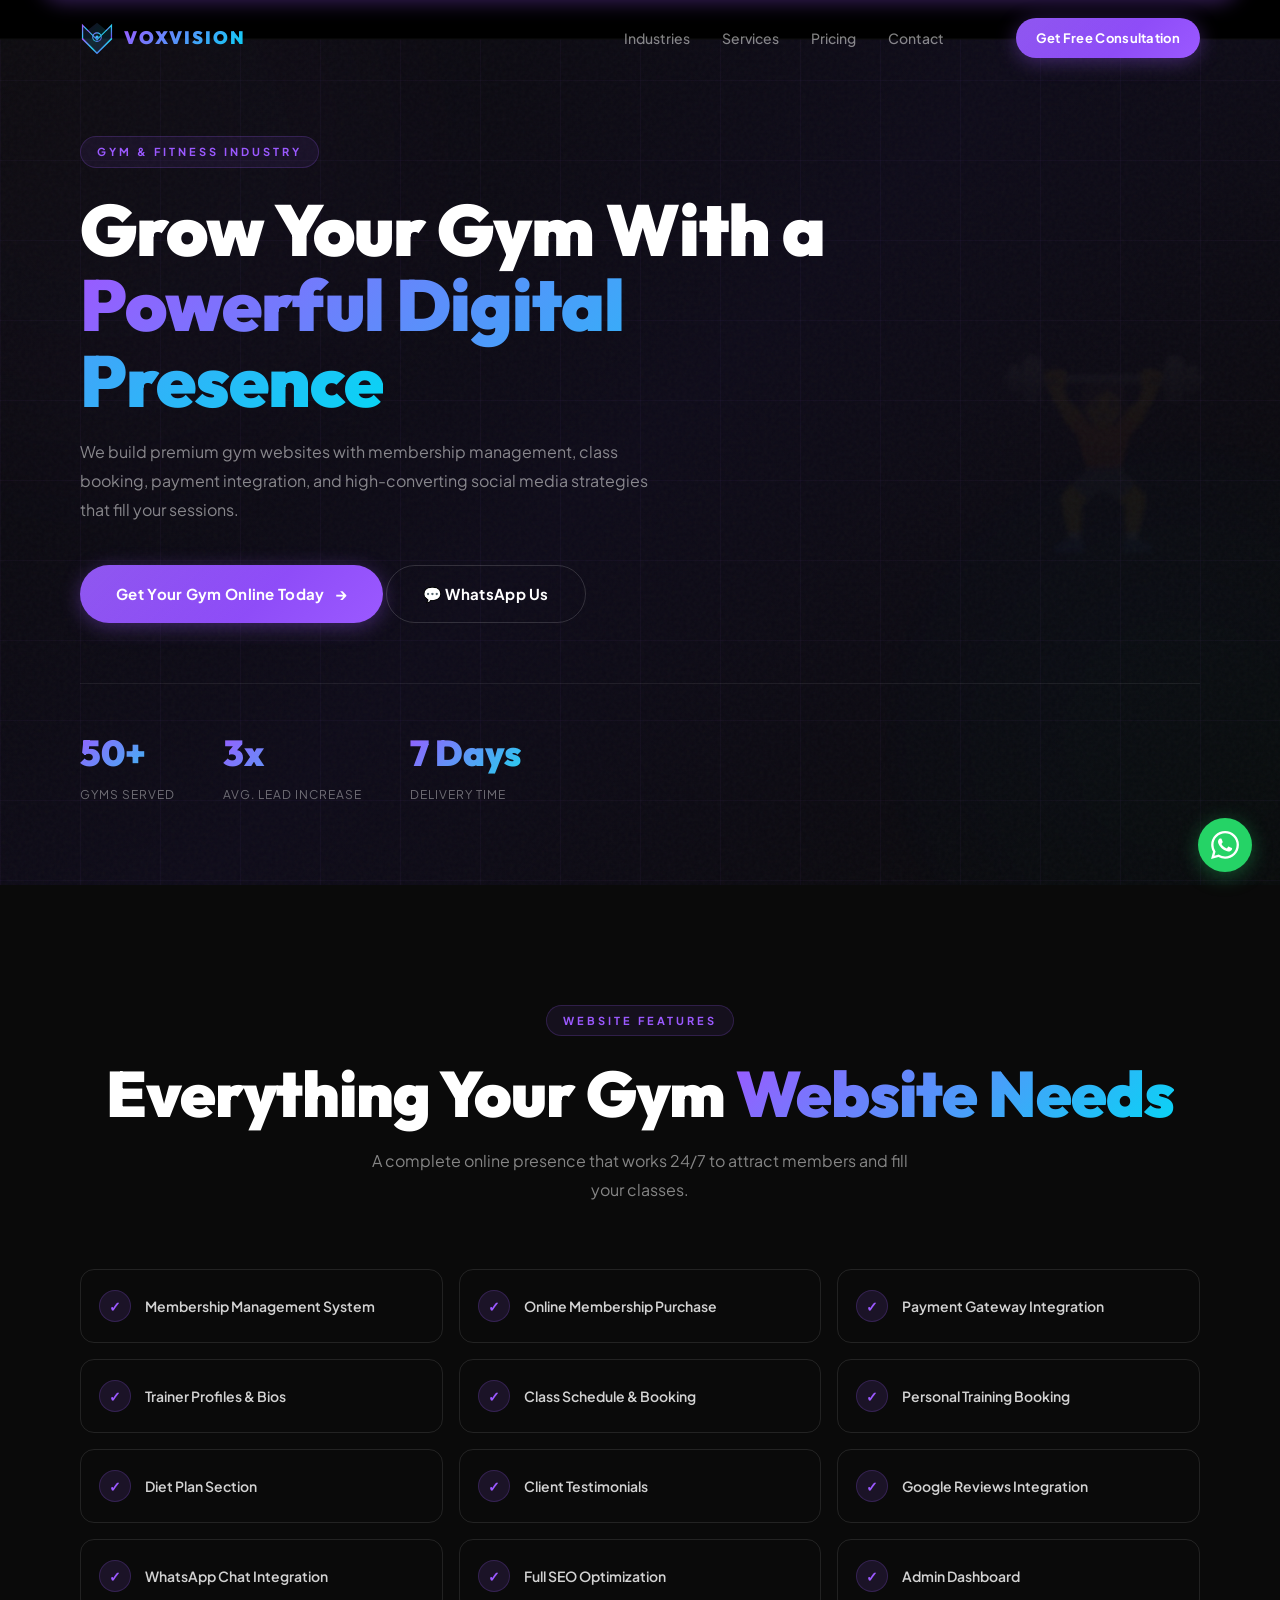
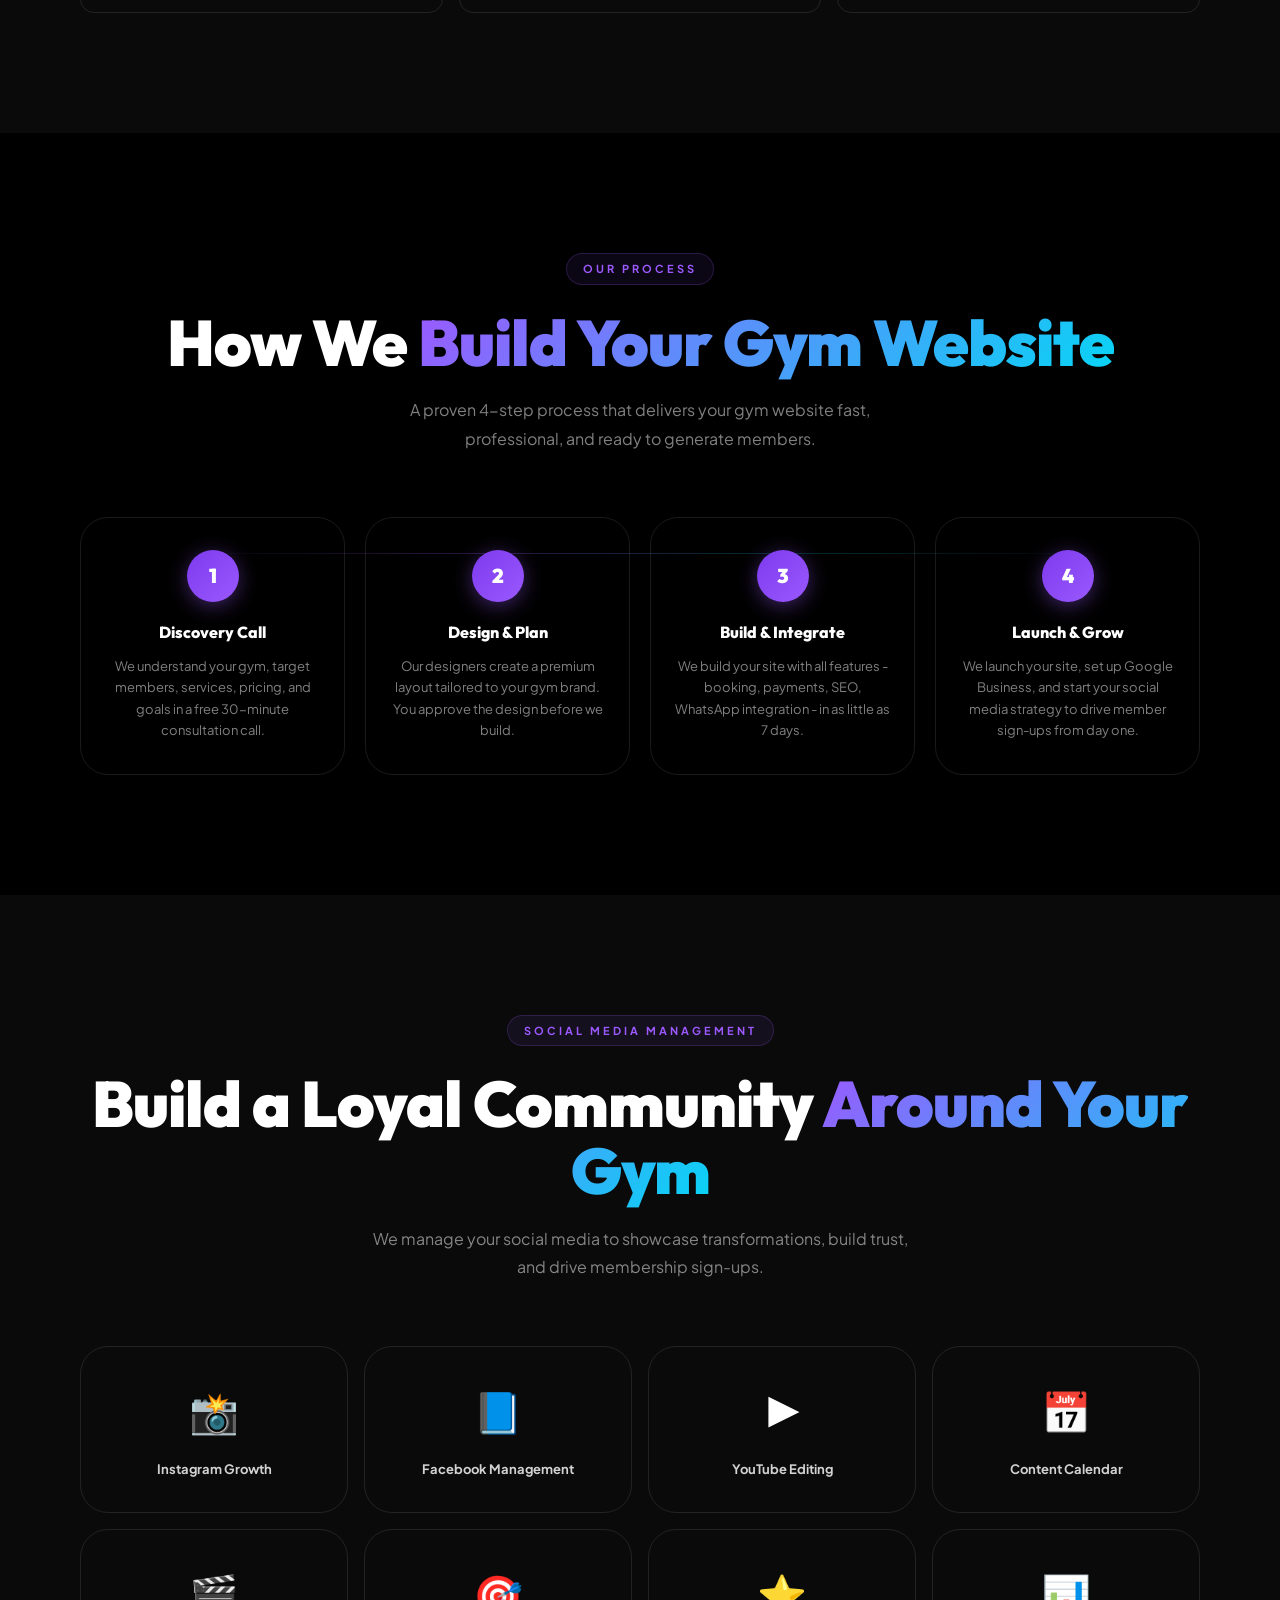
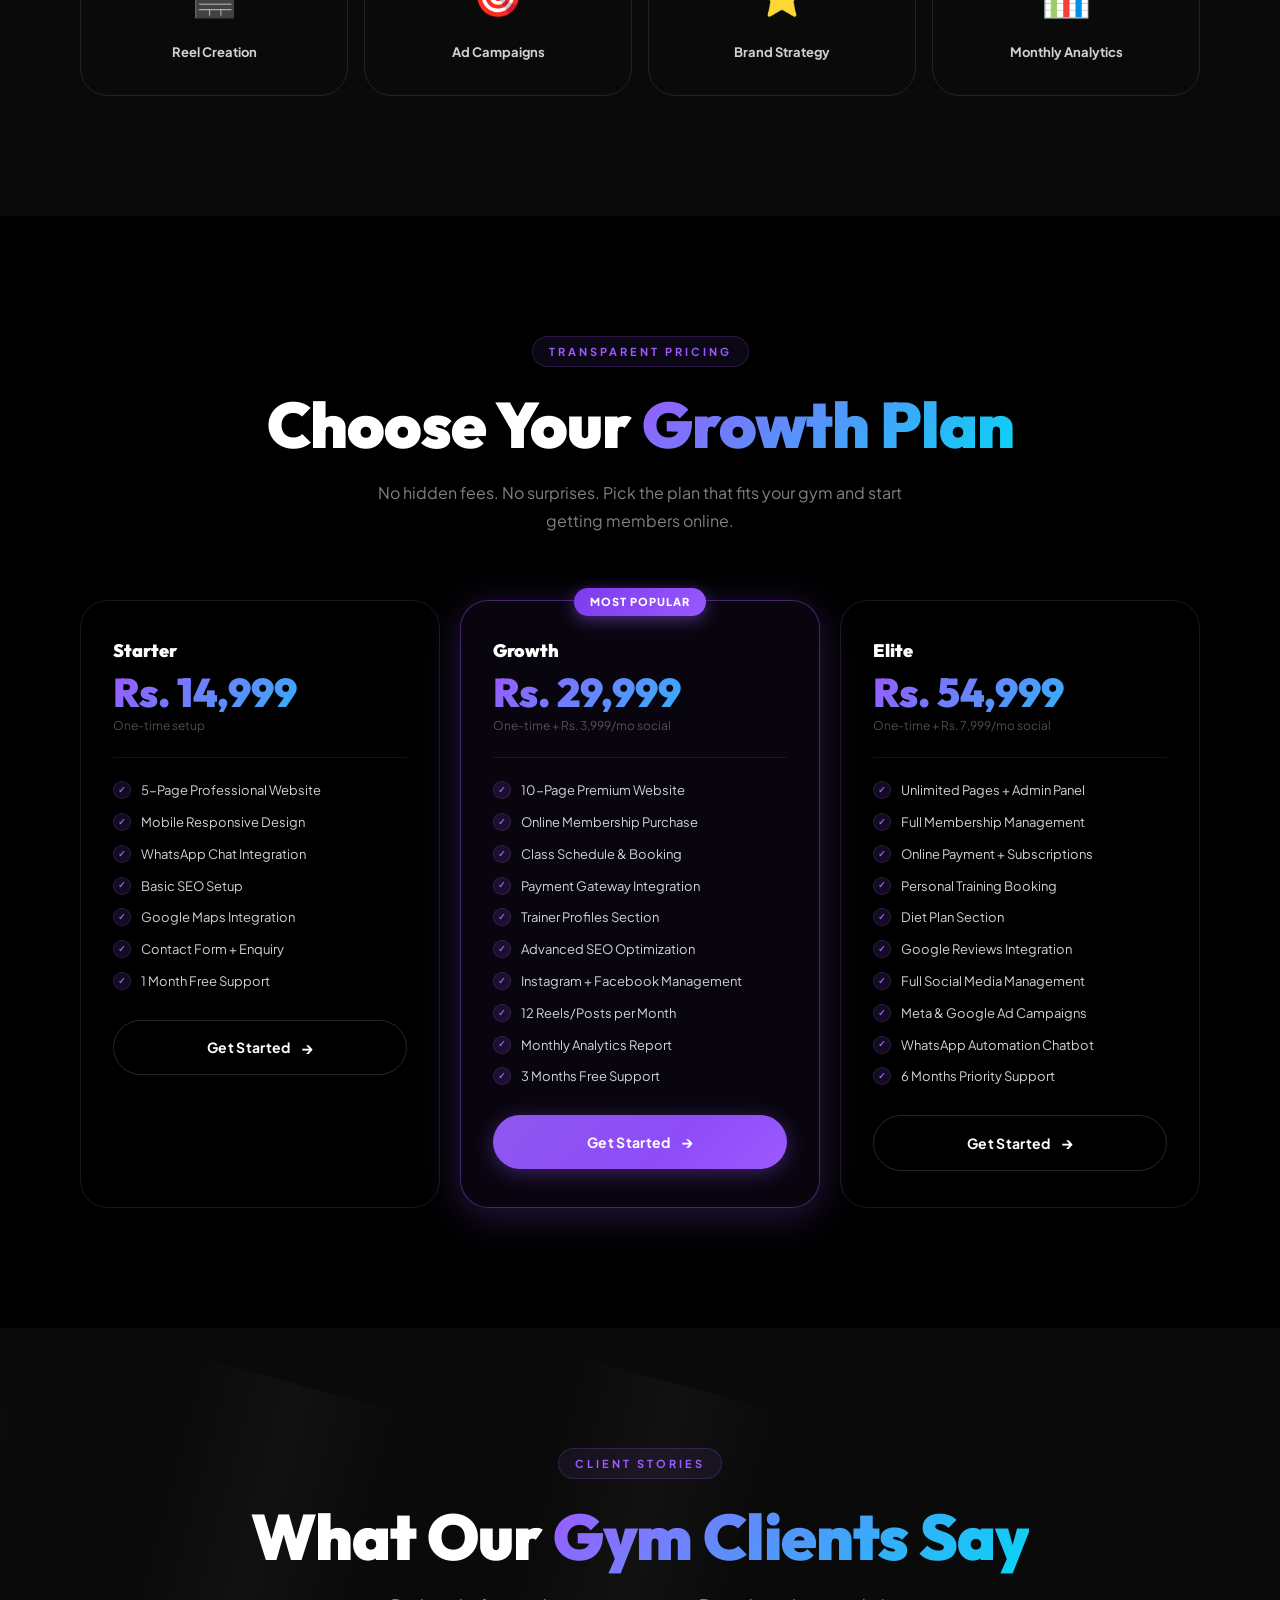
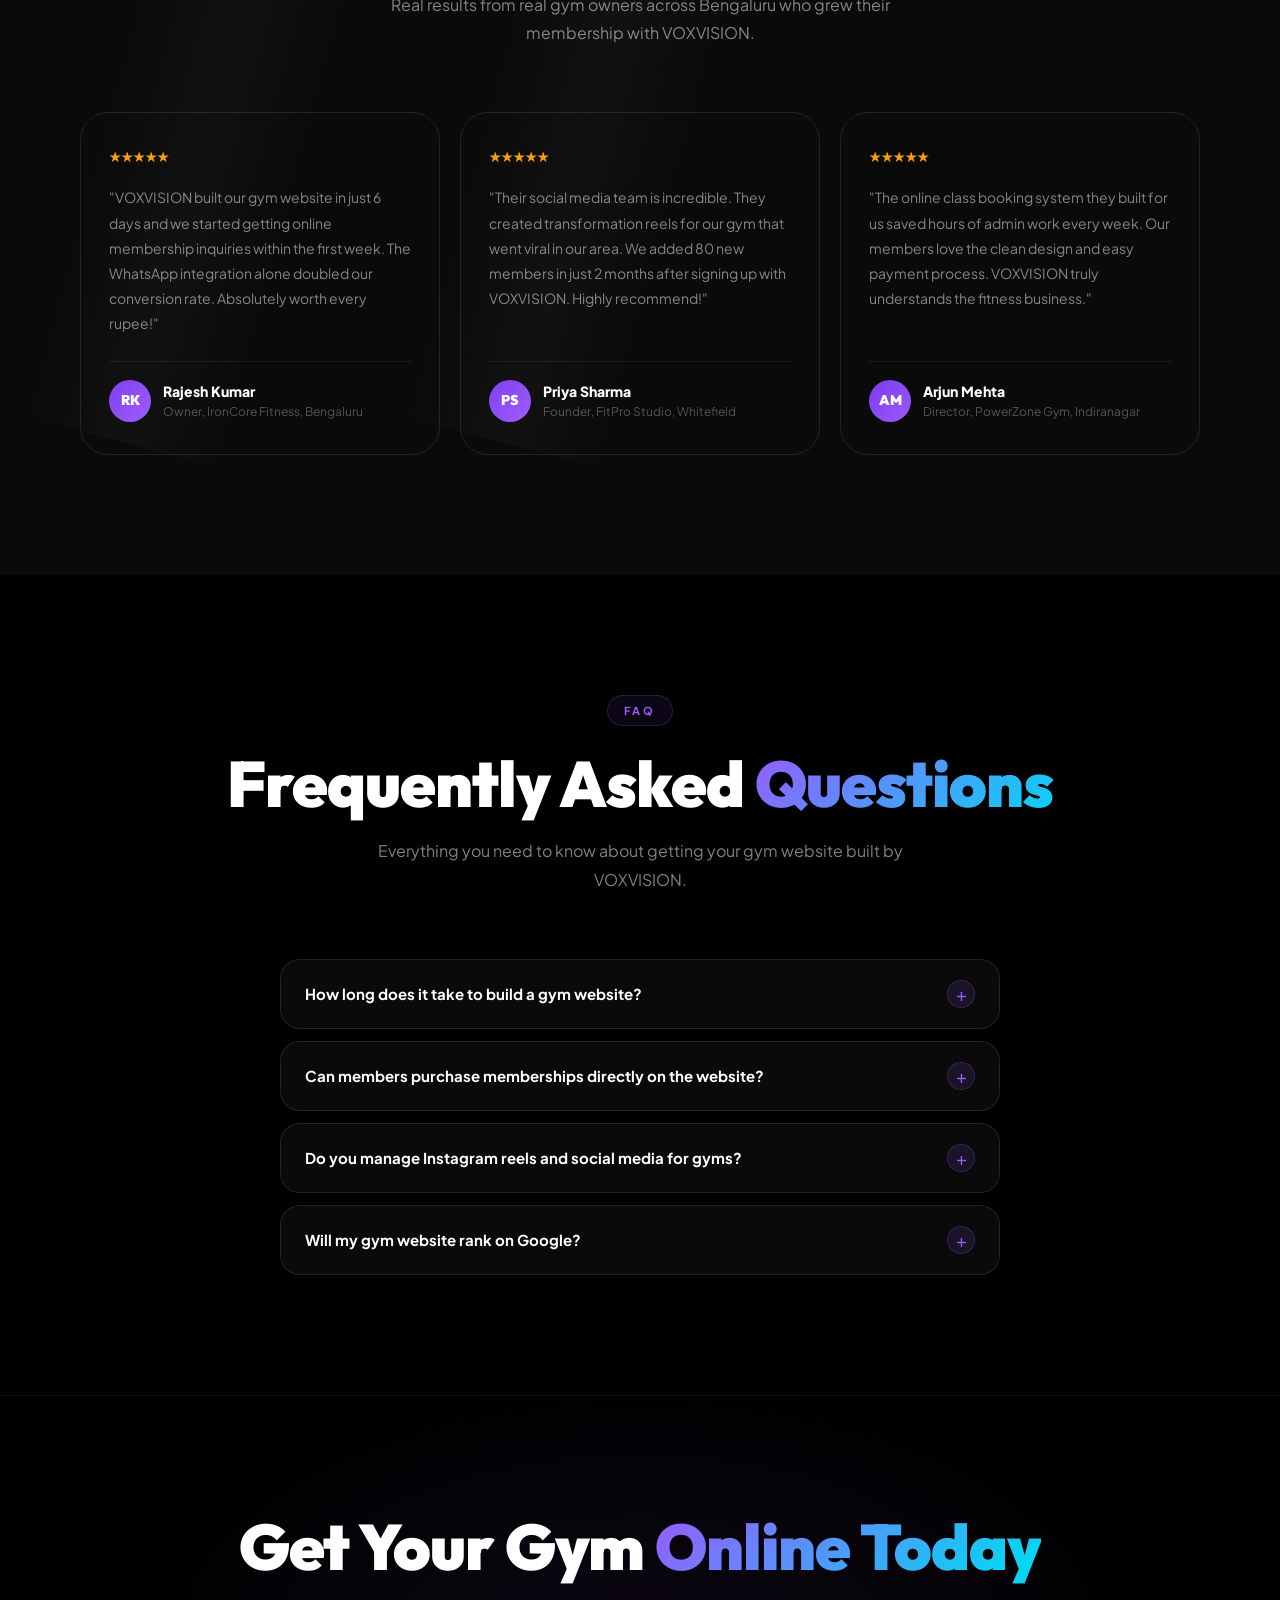
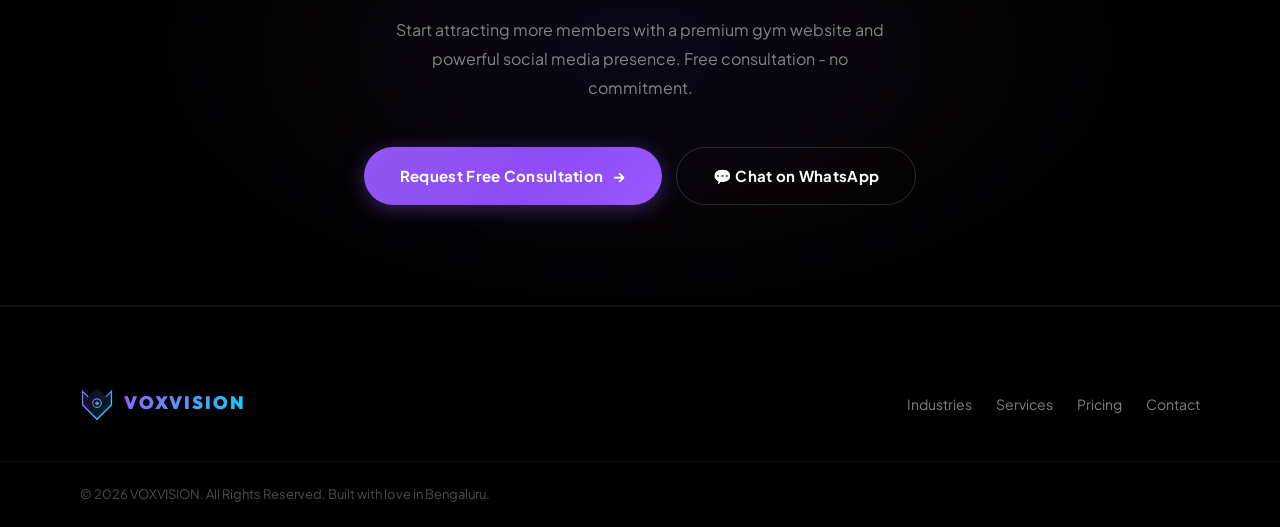
<file: pages/gym.html>
﻿<!DOCTYPE html>
<html lang="en">
<head>
  <meta charset="UTF-8" />
  <meta name="viewport" content="width=device-width, initial-scale=1.0" />
  <title>Gym &amp; Fitness Website | VOXVISION - Digital Agency Bengaluru</title>
  <meta name="description" content="Grow your gym with a powerful digital presence. Membership management, online booking, payment gateway, trainer profiles, SEO and social media by VOXVISION." />
  <link rel="canonical" href="https://voxvision.in/pages/gym.html" />
  <link rel="preconnect" href="https://fonts.googleapis.com" />
  <link rel="preconnect" href="https://fonts.gstatic.com" crossorigin />
  <link href="https://fonts.googleapis.com/css2?family=Outfit:wght@300;400;500;600;700;800;900&amp;family=Plus+Jakarta+Sans:wght@300;400;500;600;700&amp;display=swap" rel="stylesheet" />
  <link rel="stylesheet" href="https://cdn.jsdelivr.net/npm/swiper@11/swiper-bundle.min.css" />
  <link rel="stylesheet" href="../css/style.css" />
  <link rel="stylesheet" href="../css/animations.css" />
  <link rel="stylesheet" href="../css/responsive.css" />
  <style>
    .industry-hero { background: linear-gradient(135deg, #080808 0%, #0d0a18 50%, #080808 100%); }
  </style>

  <meta name="robots" content="index, follow" />
  <meta name="googlebot" content="index, follow, max-snippet:-1, max-image-preview:large, max-video-preview:-1" />
  <meta name="bingbot" content="index, follow, max-snippet:-1, max-image-preview:large, max-video-preview:-1" />
  <meta name="keywords" content="gym website, fitness marketing, gym seo, personal trainer website, fitness website development" />
  <meta property="og:locale" content="en_US" />
  <meta property="og:type" content="website" />
  <meta property="og:title" content="Gym &amp; Fitness Website | VOXVISION - Digital Agency Bengaluru" />
  <meta property="og:description" content="Grow your gym with a powerful digital presence. Membership management, online booking, payment gateway, trainer profiles, SEO and social media by VOXVISION." />
  <meta property="og:url" content="https://voxvision.in/pages/gym.html" />
  <meta property="og:site_name" content="VOXVISION" />
  <meta property="og:image" content="https://voxvision.in/images/portfolio_gym.png" />
  <meta property="og:image:width" content="1200" />
  <meta property="og:image:height" content="630" />
  <meta name="twitter:card" content="summary_large_image" />
  <meta name="twitter:title" content="Gym &amp; Fitness Website | VOXVISION - Digital Agency Bengaluru" />
  <meta name="twitter:description" content="Grow your gym with a powerful digital presence. Membership management, online booking, payment gateway, trainer profiles, SEO and social media by VOXVISION." />
  <meta name="twitter:image" content="https://voxvision.in/images/portfolio_gym.png" />
</head>
<body>
<!-- NAVBAR -->
<nav class="navbar scrolled" id="navbar">
  <div class="nav-container">
    <a href="../index.html" class="nav-logo">
      <svg class="logo-svg" viewBox="0 0 80 80" fill="none" xmlns="http://www.w3.org/2000/svg"><defs><linearGradient id="g1" x1="0" y1="0" x2="1" y2="1"><stop offset="0%" stop-color="#9b59ff"/><stop offset="50%" stop-color="#22d3ee"/><stop offset="100%" stop-color="#7c3aed"/></linearGradient></defs><polygon points="40,4 62,22 74,10 74,42 40,76 6,42 6,10 18,22" fill="url(#g1)" opacity="0.15"/><polyline points="18,22 6,10 6,42" stroke="url(#g1)" stroke-width="3" fill="none" stroke-linecap="round"/><polyline points="62,22 74,10 74,42" stroke="url(#g1)" stroke-width="3" fill="none" stroke-linecap="round"/><polyline points="6,42 40,76 74,42" stroke="url(#g1)" stroke-width="3.5" fill="none" stroke-linecap="round" stroke-linejoin="round"/><line x1="18" y1="22" x2="40" y2="44" stroke="url(#g1)" stroke-width="2.5" stroke-linecap="round"/><line x1="62" y1="22" x2="40" y2="44" stroke="url(#g1)" stroke-width="2.5" stroke-linecap="round"/><circle cx="40" cy="38" r="10" stroke="url(#g1)" stroke-width="2.5" fill="none"/><circle cx="40" cy="38" r="4" fill="url(#g1)"/><line x1="40" y1="28" x2="40" y2="44" stroke="url(#g1)" stroke-width="1.5" stroke-linecap="round"/></svg>
      <span class="logo-text">VOXVISION</span>
    </a>
    <ul class="nav-links">
      <li><a href="../index.html#industries" class="nav-link">Industries</a></li>
      <li><a href="../index.html#services" class="nav-link">Services</a></li>
      <li><a href="../index.html#pricing" class="nav-link">Pricing</a></li>
      <li><a href="../index.html#contact" class="nav-link">Contact</a></li>
    </ul>
    <div class="nav-cta">
      <a href="../index.html#contact" class="btn btn-primary btn-sm">Get Free Consultation</a>
    </div>
    <button class="hamburger" id="hamburger" aria-label="Toggle menu"><span></span><span></span><span></span></button>
  </div>
</nav>
<div class="mobile-menu" id="mobile-menu">
  <a href="../index.html" class="mobile-link">Home</a>
  <a href="../index.html#industries" class="mobile-link">Industries</a>
  <a href="../index.html#services" class="mobile-link">Services</a>
  <a href="../index.html#contact" class="mobile-link">Contact</a>
  <a href="../index.html#contact" class="btn btn-primary" style="margin-top:8px;">Get Free Consultation</a>
</div>
<!-- HERO -->
<section class="industry-hero section">
  <div class="noise-overlay"></div>
  <div class="glow-orb glow-purple" style="width:600px;height:600px;top:-150px;left:-200px;opacity:0.15;"></div>
  <div class="glow-orb glow-blue" style="width:500px;height:500px;bottom:-100px;right:-150px;opacity:0.12;"></div>
  <div class="grid-lines"></div>
  <div class="industry-emoji-bg" aria-hidden="true">&#x1F3CB;</div>
  <div class="container" style="position:relative;z-index:2;">
    <div class="section-label fade-in">Gym &amp; Fitness Industry</div>
    <h1 class="section-title fade-up stagger-1" style="font-size: clamp(40px,6vw,72px); max-width:800px;">
      Grow Your Gym With a <span class="text-gradient">Powerful Digital Presence</span>
    </h1>
    <p class="section-subtitle fade-up stagger-2" style="max-width:600px; margin-bottom:40px;">
      We build premium gym websites with membership management, class booking, payment integration, and high-converting social media strategies that fill your sessions.
    </p>
    <div class="hero-buttons fade-up stagger-3">
      <a href="../index.html#contact" class="btn btn-primary btn-lg">Get Your Gym Online Today <span class="btn-arrow">&#x2192;</span></a>
      <a href="https://wa.me/917975882681?text=Hi!+I+want+a+website+for+my+Gym." target="_blank" rel="noopener" class="btn btn-secondary btn-lg">&#x1F4AC; WhatsApp Us</a>
    </div>
    <div style="display:flex;gap:48px;flex-wrap:wrap;margin-top:60px;padding-top:40px;border-top:1px solid rgba(255,255,255,0.07);">
      <div><div style="font-family:'Outfit',sans-serif;font-size:36px;font-weight:900;background:linear-gradient(135deg,#9b59ff,#22d3ee);-webkit-background-clip:text;-webkit-text-fill-color:transparent;background-clip:text;">50+</div><div style="font-size:12px;color:rgba(255,255,255,0.4);text-transform:uppercase;letter-spacing:1px;margin-top:4px;">Gyms Served</div></div>
      <div><div style="font-family:'Outfit',sans-serif;font-size:36px;font-weight:900;background:linear-gradient(135deg,#9b59ff,#22d3ee);-webkit-background-clip:text;-webkit-text-fill-color:transparent;background-clip:text;">3x</div><div style="font-size:12px;color:rgba(255,255,255,0.4);text-transform:uppercase;letter-spacing:1px;margin-top:4px;">Avg. Lead Increase</div></div>
      <div><div style="font-family:'Outfit',sans-serif;font-size:36px;font-weight:900;background:linear-gradient(135deg,#9b59ff,#22d3ee);-webkit-background-clip:text;-webkit-text-fill-color:transparent;background-clip:text;">7 Days</div><div style="font-size:12px;color:rgba(255,255,255,0.4);text-transform:uppercase;letter-spacing:1px;margin-top:4px;">Delivery Time</div></div>
    </div>
  </div>
</section>
<!-- WEBSITE FEATURES -->
<section class="section" style="background: var(--bg-2);">
  <div class="container">
    <div class="section-header">
      <div class="section-label">Website Features</div>
      <h2 class="section-title">Everything Your Gym <span class="text-gradient">Website Needs</span></h2>
      <p class="section-subtitle">A complete online presence that works 24/7 to attract members and fill your classes.</p>
    </div>
    <div class="industry-features-grid" data-stagger>
      <div class="feature-check-card"><div class="feature-check">&#10003;</div><div class="feature-check-text">Membership Management System</div></div>
      <div class="feature-check-card"><div class="feature-check">&#10003;</div><div class="feature-check-text">Online Membership Purchase</div></div>
      <div class="feature-check-card"><div class="feature-check">&#10003;</div><div class="feature-check-text">Payment Gateway Integration</div></div>
      <div class="feature-check-card"><div class="feature-check">&#10003;</div><div class="feature-check-text">Trainer Profiles &amp; Bios</div></div>
      <div class="feature-check-card"><div class="feature-check">&#10003;</div><div class="feature-check-text">Class Schedule &amp; Booking</div></div>
      <div class="feature-check-card"><div class="feature-check">&#10003;</div><div class="feature-check-text">Personal Training Booking</div></div>
      <div class="feature-check-card"><div class="feature-check">&#10003;</div><div class="feature-check-text">Diet Plan Section</div></div>
      <div class="feature-check-card"><div class="feature-check">&#10003;</div><div class="feature-check-text">Client Testimonials</div></div>
      <div class="feature-check-card"><div class="feature-check">&#10003;</div><div class="feature-check-text">Google Reviews Integration</div></div>
      <div class="feature-check-card"><div class="feature-check">&#10003;</div><div class="feature-check-text">WhatsApp Chat Integration</div></div>
      <div class="feature-check-card"><div class="feature-check">&#10003;</div><div class="feature-check-text">Full SEO Optimization</div></div>
      <div class="feature-check-card"><div class="feature-check">&#10003;</div><div class="feature-check-text">Admin Dashboard</div></div>
    </div>
  </div>
</section>
<!-- HOW WE WORK -->
<section class="section" style="background: var(--bg);">
  <div class="container">
    <div class="section-header">
      <div class="section-label">Our Process</div>
      <h2 class="section-title">How We <span class="text-gradient">Build Your Gym Website</span></h2>
      <p class="section-subtitle">A proven 4-step process that delivers your gym website fast, professional, and ready to generate members.</p>
    </div>
    <div class="process-grid" data-stagger>
      <div class="process-card">
        <div class="process-step-number">1</div>
        <div class="process-card-title">Discovery Call</div>
        <div class="process-card-desc">We understand your gym, target members, services, pricing, and goals in a free 30-minute consultation call.</div>
      </div>
      <div class="process-card">
        <div class="process-step-number">2</div>
        <div class="process-card-title">Design &amp; Plan</div>
        <div class="process-card-desc">Our designers create a premium layout tailored to your gym brand. You approve the design before we build.</div>
      </div>
      <div class="process-card">
        <div class="process-step-number">3</div>
        <div class="process-card-title">Build &amp; Integrate</div>
        <div class="process-card-desc">We build your site with all features - booking, payments, SEO, WhatsApp integration - in as little as 7 days.</div>
      </div>
      <div class="process-card">
        <div class="process-step-number">4</div>
        <div class="process-card-title">Launch &amp; Grow</div>
        <div class="process-card-desc">We launch your site, set up Google Business, and start your social media strategy to drive member sign-ups from day one.</div>
      </div>
    </div>
  </div>
</section>
<!-- SOCIAL MEDIA -->
<section class="section social-section">
  <div class="container">
    <div class="section-header">
      <div class="section-label">Social Media Management</div>
      <h2 class="section-title">Build a Loyal Community <span class="text-gradient">Around Your Gym</span></h2>
      <p class="section-subtitle">We manage your social media to showcase transformations, build trust, and drive membership sign-ups.</p>
    </div>
    <div class="social-services-grid" data-stagger>
      <div class="social-service-card"><div class="social-service-icon">&#x1F4F8;</div><div class="social-service-name">Instagram Growth</div></div>
      <div class="social-service-card"><div class="social-service-icon">&#x1F4D8;</div><div class="social-service-name">Facebook Management</div></div>
      <div class="social-service-card"><div class="social-service-icon">&#x25B6;&#xFE0F;</div><div class="social-service-name">YouTube Editing</div></div>
      <div class="social-service-card"><div class="social-service-icon">&#x1F4C5;</div><div class="social-service-name">Content Calendar</div></div>
      <div class="social-service-card"><div class="social-service-icon">&#x1F3AC;</div><div class="social-service-name">Reel Creation</div></div>
      <div class="social-service-card"><div class="social-service-icon">&#x1F3AF;</div><div class="social-service-name">Ad Campaigns</div></div>
      <div class="social-service-card"><div class="social-service-icon">&#x2B50;</div><div class="social-service-name">Brand Strategy</div></div>
      <div class="social-service-card"><div class="social-service-icon">&#x1F4CA;</div><div class="social-service-name">Monthly Analytics</div></div>
    </div>
  </div>
</section>
<!-- PRICING -->
<section class="section" style="background:var(--bg);">
  <div class="container">
    <div class="section-header">
      <div class="section-label">Transparent Pricing</div>
      <h2 class="section-title">Choose Your <span class="text-gradient">Growth Plan</span></h2>
      <p class="section-subtitle">No hidden fees. No surprises. Pick the plan that fits your gym and start getting members online.</p>
    </div>
    <div class="industry-pricing-grid" data-stagger>
      <div class="ind-pricing-card">
        <div class="ind-pricing-name">Starter</div>
        <div class="ind-pricing-price">Rs. 14,999</div>
        <div class="ind-pricing-period">One-time setup</div>
        <div class="ind-pricing-divider"></div>
        <ul class="ind-pricing-features">
          <li>5-Page Professional Website</li>
          <li>Mobile Responsive Design</li>
          <li>WhatsApp Chat Integration</li>
          <li>Basic SEO Setup</li>
          <li>Google Maps Integration</li>
          <li>Contact Form + Enquiry</li>
          <li>1 Month Free Support</li>
        </ul>
        <a href="../index.html#contact" class="btn btn-secondary" style="width:100%;justify-content:center;">Get Started <span class="btn-arrow">&#x2192;</span></a>
      </div>
      <div class="ind-pricing-card featured">
        <div class="ind-pricing-badge">Most Popular</div>
        <div class="ind-pricing-name">Growth</div>
        <div class="ind-pricing-price">Rs. 29,999</div>
        <div class="ind-pricing-period">One-time + Rs. 3,999/mo social</div>
        <div class="ind-pricing-divider"></div>
        <ul class="ind-pricing-features">
          <li>10-Page Premium Website</li>
          <li>Online Membership Purchase</li>
          <li>Class Schedule &amp; Booking</li>
          <li>Payment Gateway Integration</li>
          <li>Trainer Profiles Section</li>
          <li>Advanced SEO Optimization</li>
          <li>Instagram + Facebook Management</li>
          <li>12 Reels/Posts per Month</li>
          <li>Monthly Analytics Report</li>
          <li>3 Months Free Support</li>
        </ul>
        <a href="../index.html#contact" class="btn btn-primary" style="width:100%;justify-content:center;">Get Started <span class="btn-arrow">&#x2192;</span></a>
      </div>
      <div class="ind-pricing-card">
        <div class="ind-pricing-name">Elite</div>
        <div class="ind-pricing-price">Rs. 54,999</div>
        <div class="ind-pricing-period">One-time + Rs. 7,999/mo social</div>
        <div class="ind-pricing-divider"></div>
        <ul class="ind-pricing-features">
          <li>Unlimited Pages + Admin Panel</li>
          <li>Full Membership Management</li>
          <li>Online Payment + Subscriptions</li>
          <li>Personal Training Booking</li>
          <li>Diet Plan Section</li>
          <li>Google Reviews Integration</li>
          <li>Full Social Media Management</li>
          <li>Meta &amp; Google Ad Campaigns</li>
          <li>WhatsApp Automation Chatbot</li>
          <li>6 Months Priority Support</li>
        </ul>
        <a href="../index.html#contact" class="btn btn-secondary" style="width:100%;justify-content:center;">Get Started <span class="btn-arrow">&#x2192;</span></a>
      </div>
    </div>
  </div>
</section>
<!-- TESTIMONIALS -->
<section class="section" style="background:var(--bg-2);">
  <div class="container">
    <div class="section-header">
      <div class="section-label">Client Stories</div>
      <h2 class="section-title">What Our <span class="text-gradient">Gym Clients Say</span></h2>
      <p class="section-subtitle">Real results from real gym owners across Bengaluru who grew their membership with VOXVISION.</p>
    </div>
    <div class="testimonials-grid" data-stagger>
      <div class="testimonial-card">
        <div class="testimonial-stars">&#x2605;&#x2605;&#x2605;&#x2605;&#x2605;</div>
        <div class="testimonial-text">"VOXVISION built our gym website in just 6 days and we started getting online membership inquiries within the first week. The WhatsApp integration alone doubled our conversion rate. Absolutely worth every rupee!"</div>
        <div class="testimonial-divider"></div>
        <div class="testimonial-author">
          <div class="testimonial-avatar">RK</div>
          <div><div class="testimonial-name">Rajesh Kumar</div><div class="testimonial-role">Owner, IronCore Fitness, Bengaluru</div></div>
        </div>
      </div>
      <div class="testimonial-card">
        <div class="testimonial-stars">&#x2605;&#x2605;&#x2605;&#x2605;&#x2605;</div>
        <div class="testimonial-text">"Their social media team is incredible. They created transformation reels for our gym that went viral in our area. We added 80 new members in just 2 months after signing up with VOXVISION. Highly recommend!"</div>
        <div class="testimonial-divider"></div>
        <div class="testimonial-author">
          <div class="testimonial-avatar">PS</div>
          <div><div class="testimonial-name">Priya Sharma</div><div class="testimonial-role">Founder, FitPro Studio, Whitefield</div></div>
        </div>
      </div>
      <div class="testimonial-card">
        <div class="testimonial-stars">&#x2605;&#x2605;&#x2605;&#x2605;&#x2605;</div>
        <div class="testimonial-text">"The online class booking system they built for us saved hours of admin work every week. Our members love the clean design and easy payment process. VOXVISION truly understands the fitness business."</div>
        <div class="testimonial-divider"></div>
        <div class="testimonial-author">
          <div class="testimonial-avatar">AM</div>
          <div><div class="testimonial-name">Arjun Mehta</div><div class="testimonial-role">Director, PowerZone Gym, Indiranagar</div></div>
        </div>
      </div>
    </div>
  </div>
</section>
<!-- FAQ -->
<section class="section" style="background:var(--bg);">
  <div class="container">
    <div class="section-header">
      <div class="section-label">FAQ</div>
      <h2 class="section-title">Frequently Asked <span class="text-gradient">Questions</span></h2>
      <p class="section-subtitle">Everything you need to know about getting your gym website built by VOXVISION.</p>
    </div>
    <div class="faq-list">
      <div class="faq-item">
        <div class="faq-question"><span class="faq-q-text">How long does it take to build a gym website?</span><span class="faq-toggle">+</span></div>
        <div class="faq-answer"><div class="faq-answer-inner">Our Starter plan is delivered in 5-7 business days. The Growth plan takes 10-14 days and the Elite plan with full membership system takes 21-28 days. We provide daily updates throughout the build process.</div></div>
      </div>
      <div class="faq-item">
        <div class="faq-question"><span class="faq-q-text">Can members purchase memberships directly on the website?</span><span class="faq-toggle">+</span></div>
        <div class="faq-answer"><div class="faq-answer-inner">Yes! Our Growth and Elite plans include a full online membership purchase system with Razorpay/PayU payment gateway. Members can buy monthly, quarterly, or annual plans directly through your website.</div></div>
      </div>
      <div class="faq-item">
        <div class="faq-question"><span class="faq-q-text">Do you manage Instagram reels and social media for gyms?</span><span class="faq-toggle">+</span></div>
        <div class="faq-answer"><div class="faq-answer-inner">Absolutely! Our social media team specializes in fitness content - transformation before/afters, workout tips, trainer spotlights, and high-energy reels. We handle content creation, posting, and engagement on Instagram, Facebook, and YouTube.</div></div>
      </div>
      <div class="faq-item">
        <div class="faq-question"><span class="faq-q-text">Will my gym website rank on Google?</span><span class="faq-toggle">+</span></div>
        <div class="faq-answer"><div class="faq-answer-inner">Yes. Every website we build includes full on-page SEO - keyword optimization for "gym near me" searches, Google Business Profile setup, fast loading speed, and schema markup. Most of our gym clients appear on Google's first page within 60-90 days.</div></div>
      </div>
    </div>
  </div>
</section>
<!-- CTA -->
<section class="cta-banner">
  <div class="container">
    <h2 class="cta-title">Get Your Gym <span class="text-gradient">Online Today</span></h2>
    <p class="cta-subtitle">Start attracting more members with a premium gym website and powerful social media presence. Free consultation - no commitment.</p>
    <div class="cta-buttons">
      <a href="../index.html#contact" class="btn btn-primary btn-lg">Request Free Consultation <span class="btn-arrow">&#x2192;</span></a>
      <a href="https://wa.me/917975882681?text=Hi!+I+want+a+website+for+my+Gym." target="_blank" rel="noopener" class="btn btn-secondary btn-lg">&#x1F4AC; Chat on WhatsApp</a>
    </div>
  </div>
</section>
<!-- FOOTER -->
<footer>
  <div class="container">
    <div style="display:flex;align-items:center;justify-content:space-between;flex-wrap:wrap;gap:16px;padding-bottom:40px;">
      <a href="../index.html" class="nav-logo"><svg class="logo-svg" viewBox="0 0 80 80" fill="none" xmlns="http://www.w3.org/2000/svg"><defs><linearGradient id="gf" x1="0" y1="0" x2="1" y2="1"><stop offset="0%" stop-color="#9b59ff"/><stop offset="100%" stop-color="#22d3ee"/></linearGradient></defs><polygon points="40,4 62,22 74,10 74,42 40,76 6,42 6,10 18,22" fill="url(#gf)" opacity="0.15"/><polyline points="18,22 6,10 6,42" stroke="url(#gf)" stroke-width="3" fill="none" stroke-linecap="round"/><polyline points="62,22 74,10 74,42" stroke="url(#gf)" stroke-width="3" fill="none" stroke-linecap="round"/><polyline points="6,42 40,76 74,42" stroke="url(#gf)" stroke-width="3.5" fill="none" stroke-linecap="round" stroke-linejoin="round"/><circle cx="40" cy="38" r="10" stroke="url(#gf)" stroke-width="2.5" fill="none"/><circle cx="40" cy="38" r="4" fill="url(#gf)"/></svg><span class="logo-text">VOXVISION</span></a>
      <div style="display:flex;gap:24px;flex-wrap:wrap;">
        <a href="../index.html#industries" class="footer-link">Industries</a>
        <a href="../index.html#services" class="footer-link">Services</a>
        <a href="../index.html#pricing" class="footer-link">Pricing</a>
        <a href="../index.html#contact" class="footer-link">Contact</a>
      </div>
    </div>
  </div>
  <div class="footer-bottom">
    <div class="container" style="display:flex;align-items:center;justify-content:space-between;flex-wrap:wrap;gap:12px;">
      <p class="footer-copy">&#169; 2026 VOXVISION. All Rights Reserved. Built with love in Bengaluru.</p>
    </div>
  </div>
</footer>
<!-- WhatsApp FAB -->
<a href="https://wa.me/917975882681?text=Hello%20VOXVISION!%20I%20want%20to%20discuss%20a%20project." target="_blank" rel="noopener" class="whatsapp-fab" aria-label="Chat on WhatsApp">
  <svg class="whatsapp-icon" viewBox="0 0 24 24" fill="white"><path d="M17.472 14.382c-.297-.149-1.758-.867-2.03-.967-.273-.099-.471-.148-.67.15-.197.297-.767.966-.94 1.164-.173.199-.347.223-.644.075-.297-.15-1.255-.463-2.39-1.475-.883-.788-1.48-1.761-1.653-2.059-.173-.297-.018-.458.13-.606.134-.133.298-.347.446-.52.149-.174.198-.298.298-.497.099-.198.05-.371-.025-.52-.075-.149-.669-1.612-.916-2.207-.242-.579-.487-.5-.669-.51-.173-.008-.371-.01-.57-.01-.198 0-.52.074-.792.372-.272.297-1.04 1.016-1.04 2.479 0 1.462 1.065 2.875 1.213 3.074.149.198 2.096 3.2 5.077 4.487.709.306 1.262.489 1.694.625.712.227 1.36.195 1.871.118.571-.085 1.758-.719 2.006-1.413.248-.694.248-1.289.173-1.413-.074-.124-.272-.198-.57-.347m-5.421 7.403h-.004a9.87 9.87 0 01-5.031-1.378l-.361-.214-3.741.982.998-3.648-.235-.374a9.86 9.86 0 01-1.51-5.26c.001-5.45 4.436-9.884 9.888-9.884 2.64 0 5.122 1.03 6.988 2.898a9.825 9.825 0 012.893 6.994c-.003 5.45-4.437 9.884-9.885 9.884m8.413-18.297A11.815 11.815 0 0012.05 0C5.495 0 .16 5.335.157 11.892c0 2.096.547 4.142 1.588 5.945L.057 24l6.305-1.654a11.882 11.882 0 005.683 1.448h.005c6.554 0 11.89-5.335 11.893-11.893a11.821 11.821 0 00-3.48-8.413z"/></svg>
</a>
<script src="https://cdn.jsdelivr.net/npm/swiper@11/swiper-bundle.min.js"></script>
<script src="../js/animations.js"></script>
<script src="../js/main.js"></script>
</body>
</html>
</file>
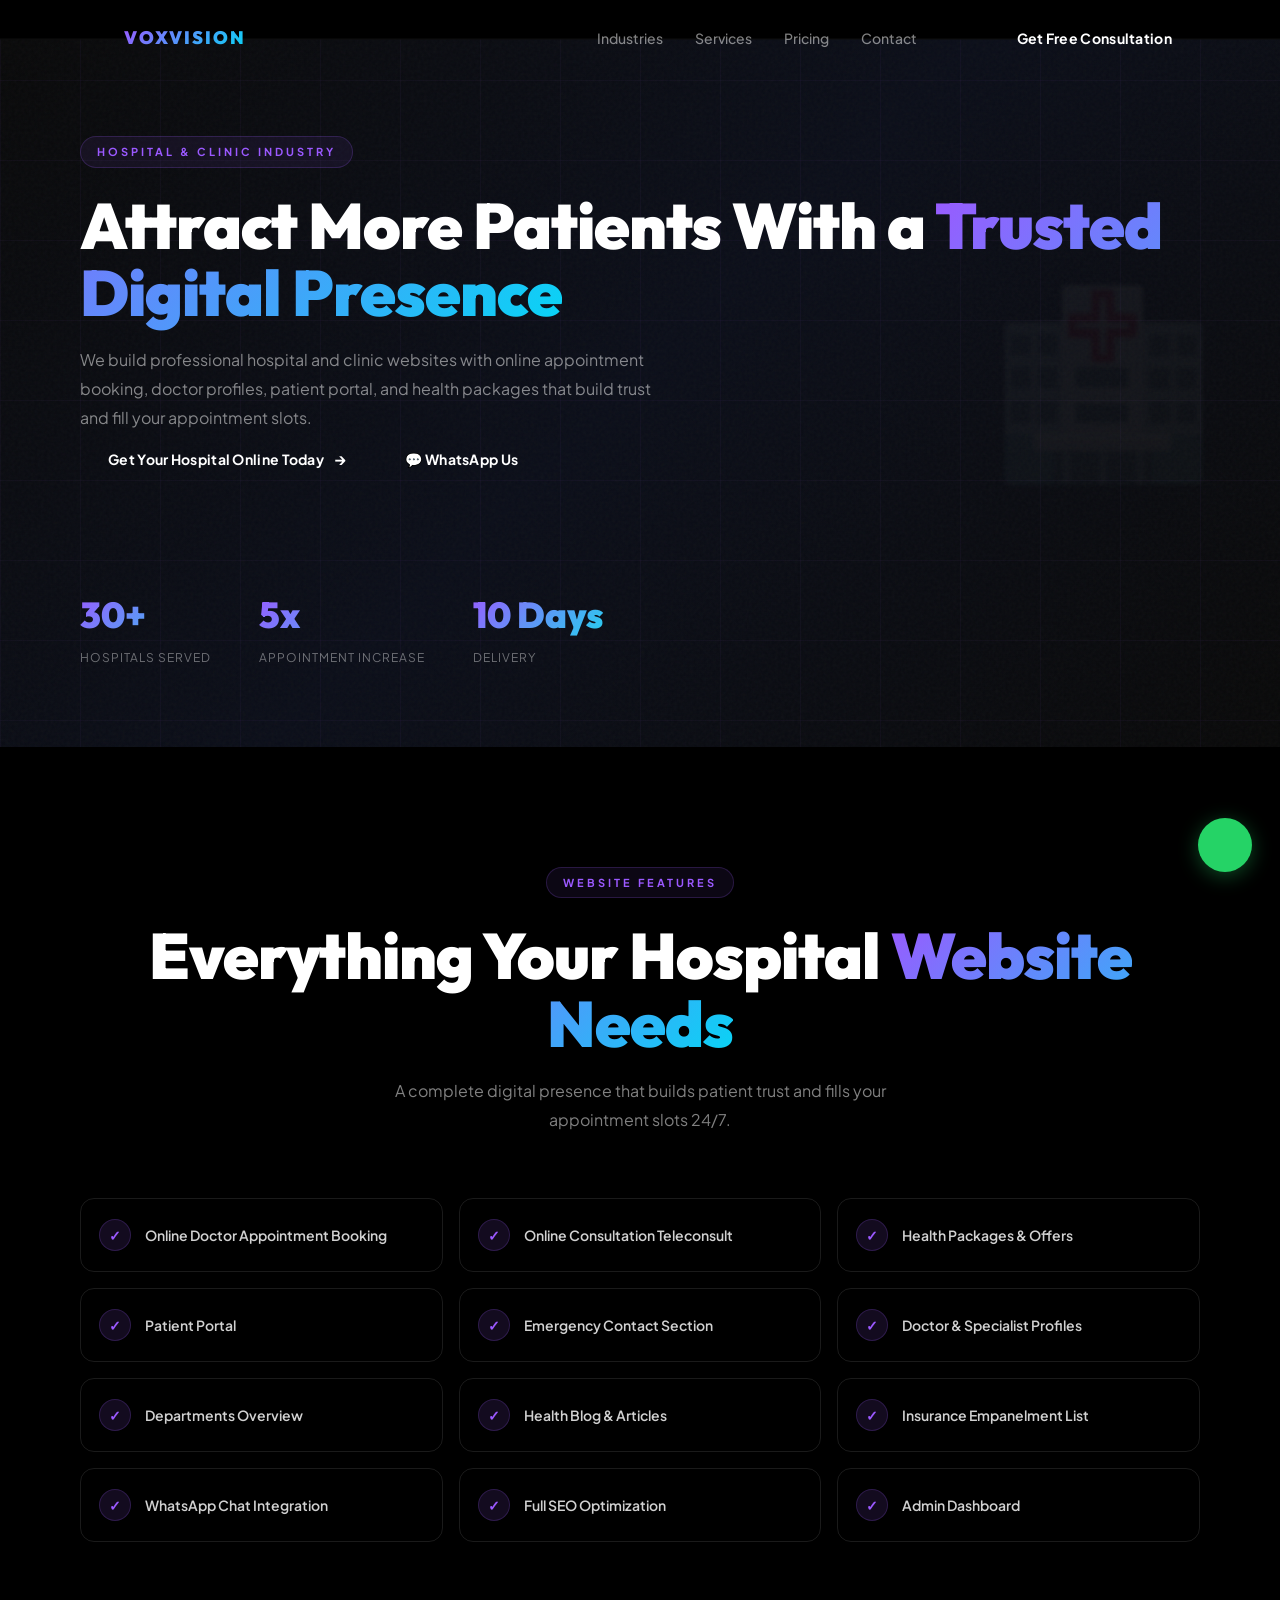
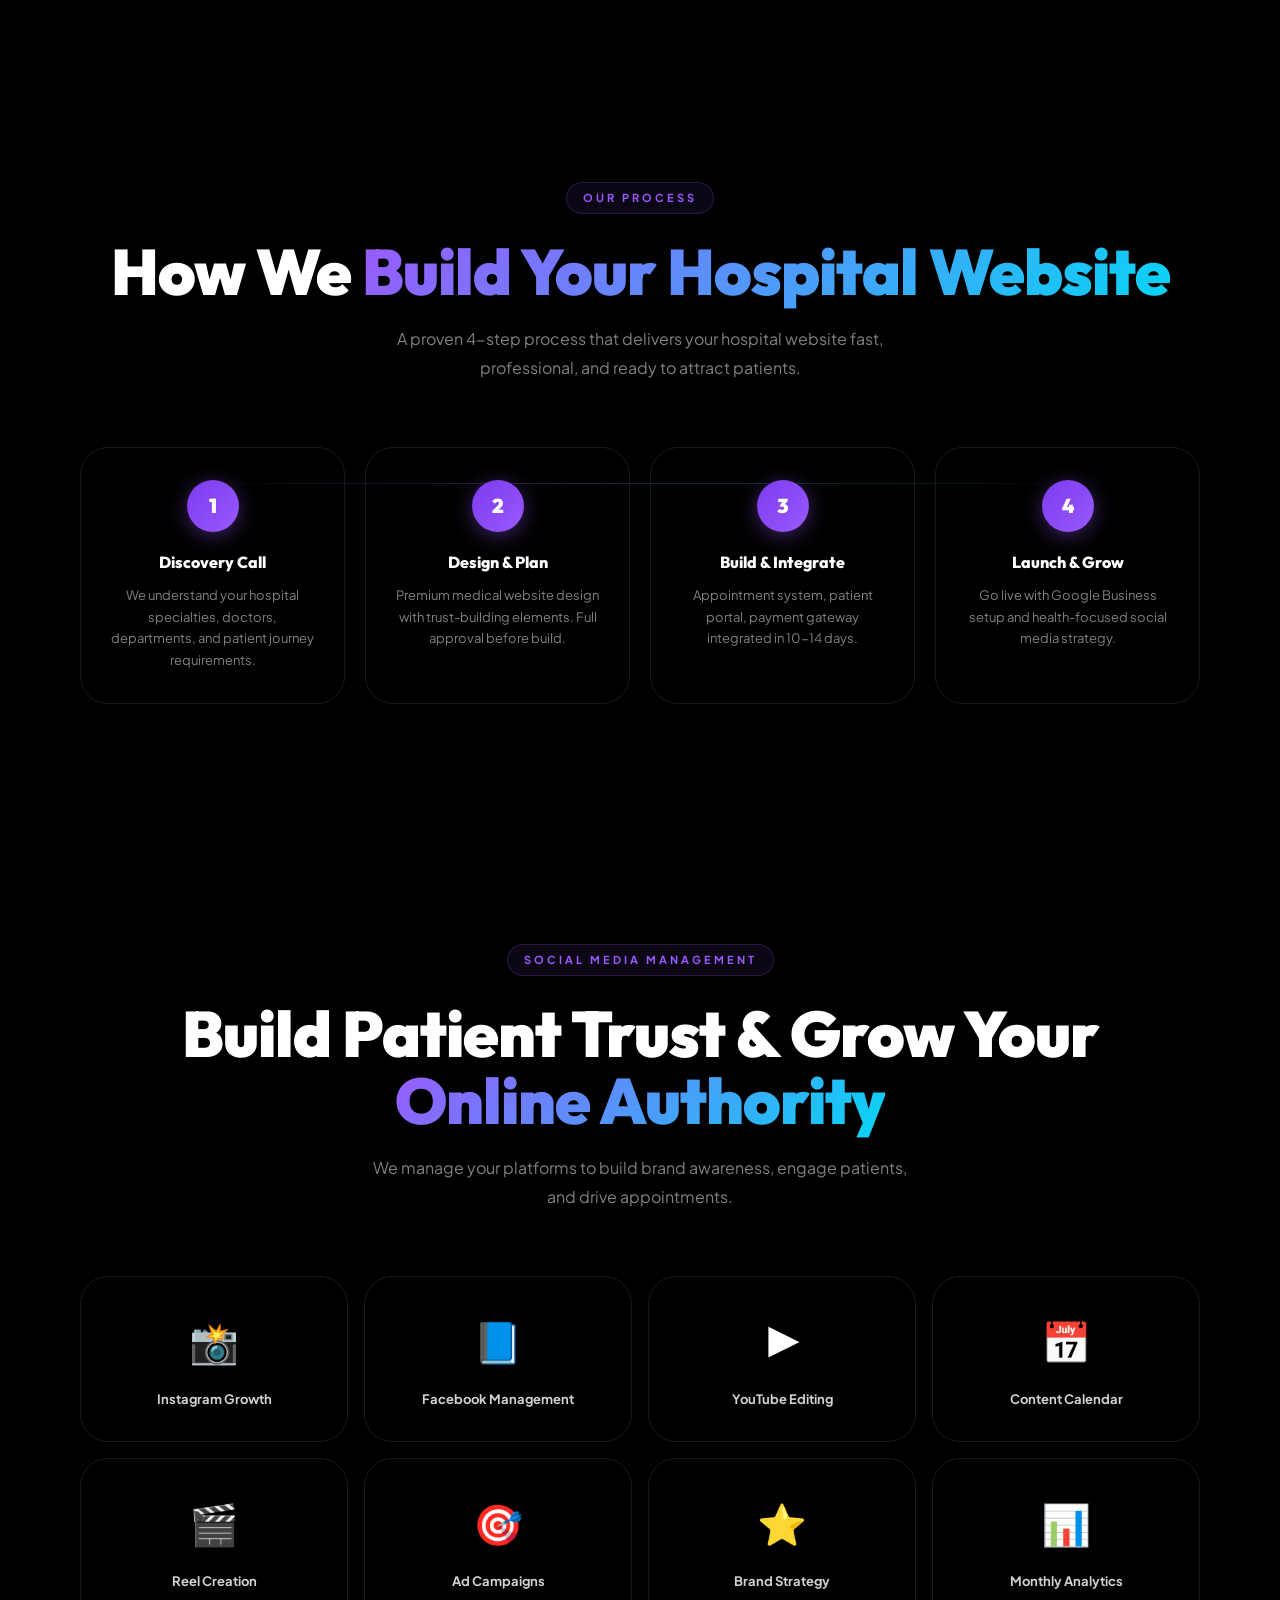
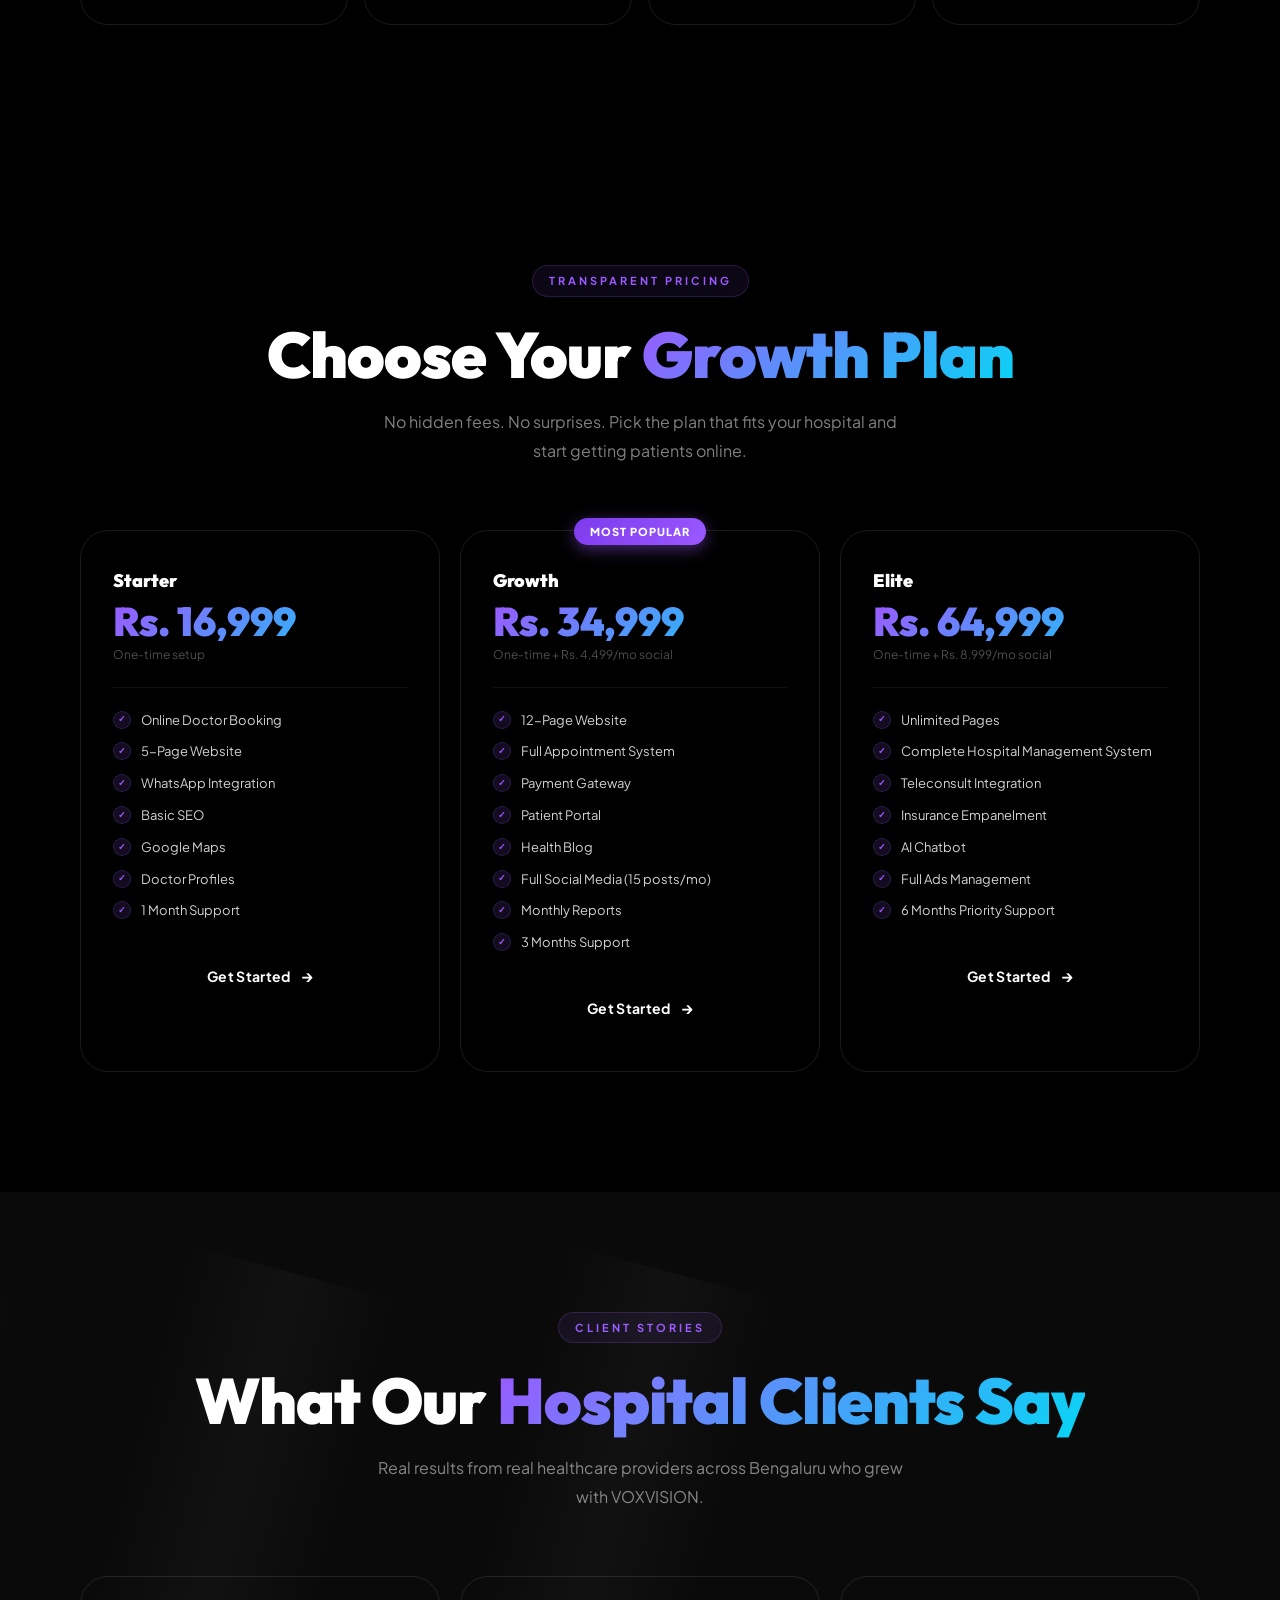
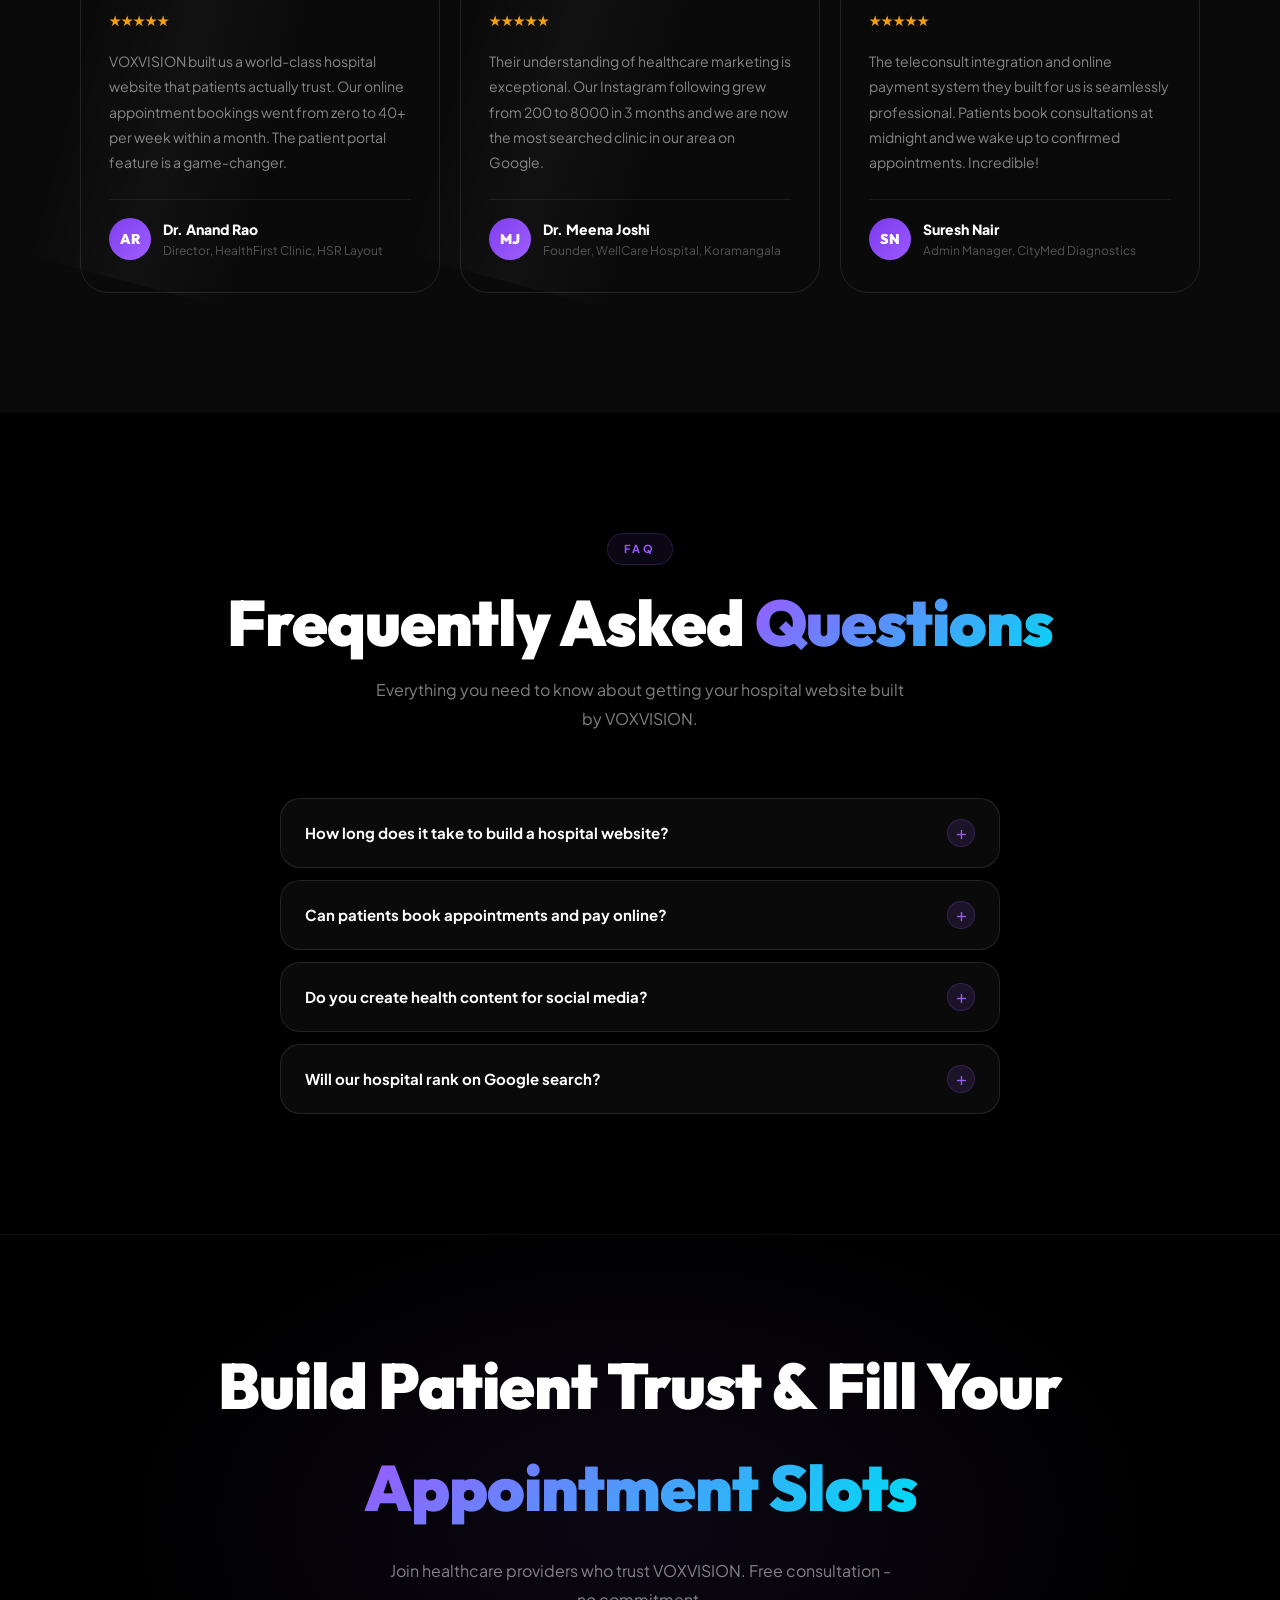
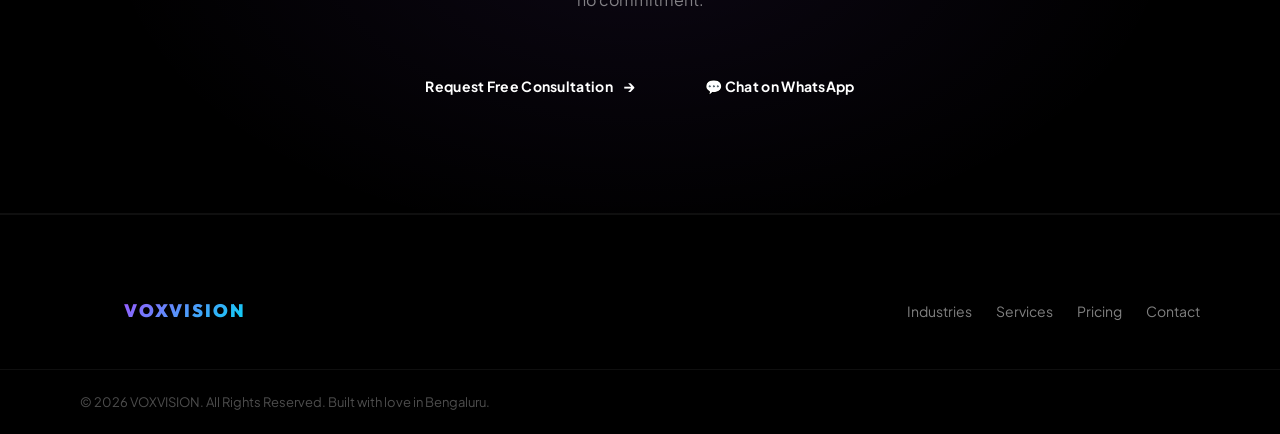
<file: pages/hospital.html>
﻿<!DOCTYPE html>
<html lang=en>
<head>
  <meta charset=UTF-8 />
  <meta name=viewport content=width=device-width, initial-scale=1.0 />
  <title>Hospital &amp; Clinic Website | VOXVISION - Digital Agency Bengaluru</title>
  <link rel="canonical" href="https://voxvision.in/pages/hospital.html" />

  <meta name=description content=Professional hospital and clinic websites with online appointment booking, doctor profiles, patient portal, and health packages by VOXVISION. />
  <link rel=canonical href=https://voxvision.in/pages/hospital.html />
  <link rel=preconnect href=https://fonts.googleapis.com />
  <link rel=preconnect href=https://fonts.gstatic.com crossorigin />
  <link href=https://fonts.googleapis.com/css2?family=Outfit:wght@300;400;500;600;700;800;900&amp;family=Plus+Jakarta+Sans:wght@300;400;500;600;700&amp;display=swap rel=stylesheet />
  <link rel=stylesheet href=https://cdn.jsdelivr.net/npm/swiper@11/swiper-bundle.min.css />
  <link rel=stylesheet href=../css/style.css />
  <link rel=stylesheet href=../css/animations.css />
  <link rel=stylesheet href=../css/responsive.css />
  <style>
    .industry-hero { background: linear-gradient(135deg, #080808 0%, #0a0d18 50%, #080808 100%); }
  </style>

  <meta name="robots" content="index, follow" />
  <meta name="googlebot" content="index, follow, max-snippet:-1, max-image-preview:large, max-video-preview:-1" />
  <meta name="bingbot" content="index, follow, max-snippet:-1, max-image-preview:large, max-video-preview:-1" />
  <meta name="keywords" content="hospital website, clinic seo, healthcare website development, doctor website design, medical clinic marketing" />
  <meta property="og:locale" content="en_US" />
  <meta property="og:type" content="website" />
  <meta property="og:title" content="Hospital &amp; Clinic Website | VOXVISION - Digital Agency Bengaluru" />
  <meta property="og:description" content="Premium digital agency offering website development, SEO, and social media." />
  <meta property="og:url" content="https://voxvision.in/pages/hospital.html" />
  <meta property="og:site_name" content="VOXVISION" />
  <meta property="og:image" content="https://voxvision.in/images/portfolio_healthcare.png" />
  <meta property="og:image:width" content="1200" />
  <meta property="og:image:height" content="630" />
  <meta name="twitter:card" content="summary_large_image" />
  <meta name="twitter:title" content="Hospital &amp; Clinic Website | VOXVISION - Digital Agency Bengaluru" />
  <meta name="twitter:description" content="Premium digital agency offering website development, SEO, and social media." />
  <meta name="twitter:image" content="https://voxvision.in/images/portfolio_healthcare.png" />
</head>
<body>
<!-- NAVBAR -->
<nav class=navbar scrolled id=navbar>
  <div class=nav-container>
    <a href=../index.html class=nav-logo>
      <svg class=logo-svg viewBox=0 0 80 80 fill=none xmlns=http://www.w3.org/2000/svg><defs><linearGradient id=g1 x1=0 y1=0 x2=1 y2=1><stop offset=0% stop-color=#9b59ff/><stop offset=50% stop-color=#22d3ee/><stop offset=100% stop-color=#7c3aed/></linearGradient></defs><polygon points=40,4 62,22 74,10 74,42 40,76 6,42 6,10 18,22 fill=url(#g1) opacity=0.15/><polyline points=18,22 6,10 6,42 stroke=url(#g1) stroke-width=3 fill=none stroke-linecap=round/><polyline points=62,22 74,10 74,42 stroke=url(#g1) stroke-width=3 fill=none stroke-linecap=round/><polyline points=6,42 40,76 74,42 stroke=url(#g1) stroke-width=3.5 fill=none stroke-linecap=round stroke-linejoin=round/><line x1=18 y1=22 x2=40 y2=44 stroke=url(#g1) stroke-width=2.5 stroke-linecap=round/><line x1=62 y1=22 x2=40 y2=44 stroke=url(#g1) stroke-width=2.5 stroke-linecap=round/><circle cx=40 cy=38 r=10 stroke=url(#g1) stroke-width=2.5 fill=none/><circle cx=40 cy=38 r=4 fill=url(#g1)/><line x1=40 y1=28 x2=40 y2=44 stroke=url(#g1) stroke-width=1.5 stroke-linecap=round/></svg>
      <span class=logo-text>VOXVISION</span>
    </a>
    <ul class=nav-links>
      <li><a href=../index.html#industries class=nav-link>Industries</a></li>
      <li><a href=../index.html#services class=nav-link>Services</a></li>
      <li><a href=../index.html#pricing class=nav-link>Pricing</a></li>
      <li><a href=../index.html#contact class=nav-link>Contact</a></li>
    </ul>
    <div class=nav-cta>
      <a href=../index.html#contact class=btn btn-primary btn-sm>Get Free Consultation</a>
    </div>
    <button class=hamburger id=hamburger aria-label=Toggle menu><span></span><span></span><span></span></button>
  </div>
</nav>
<div class=mobile-menu id=mobile-menu>
  <a href=../index.html class=mobile-link>Home</a>
  <a href=../index.html#industries class=mobile-link>Industries</a>
  <a href=../index.html#services class=mobile-link>Services</a>
  <a href=../index.html#contact class=mobile-link>Contact</a>
  <a href=../index.html#contact class=btn btn-primary style=margin-top:8px;>Get Free Consultation</a>
</div>
<!-- HERO -->
<section class=industry-hero section>
  <div class=noise-overlay></div>
  <div class=glow-orb glow-purple style=width:600px;height:600px;top:-150px;left:-200px;opacity:0.15;></div>
  <div class=glow-orb glow-blue style=width:500px;height:500px;bottom:-100px;right:-150px;opacity:0.12;></div>
  <div class=grid-lines></div>
  <div class=industry-emoji-bg aria-hidden=true>&#x1F3E5;</div>
  <div class=container style=position:relative;z-index:2;>
    <div class=section-label fade-in>Hospital &amp; Clinic Industry</div>
    <h1 class=section-title fade-up stagger-1 style=font-size: clamp(40px,6vw,72px); max-width:800px;>
      Attract More Patients With a <span class=text-gradient>Trusted Digital Presence</span>
    </h1>
    <p class=section-subtitle fade-up stagger-2 style=max-width:600px; margin-bottom:40px;>
      We build professional hospital and clinic websites with online appointment booking, doctor profiles, patient portal, and health packages that build trust and fill your appointment slots.
    </p>
    <div class=hero-buttons fade-up stagger-3>
      <a href=https://wa.me/917975882681?text=Hi!+I+want+a+website+for+my+Hospital. target=_blank rel=noopener class=btn btn-primary btn-lg>Get Your Hospital Online Today <span class=btn-arrow>&#x2192;</span></a>
      <a href=https://wa.me/917975882681?text=Hi!+I+want+a+website+for+my+Hospital. target=_blank rel=noopener class=btn btn-secondary btn-lg>&#x1F4AC; WhatsApp Us</a>
    </div>
    <div style=display:flex;gap:48px;flex-wrap:wrap;margin-top:60px;padding-top:40px;border-top:1px solid rgba(255,255,255,0.07);>
      <div><div style=font-family:'Outfit',sans-serif;font-size:36px;font-weight:900;background:linear-gradient(135deg,#9b59ff,#22d3ee);-webkit-background-clip:text;-webkit-text-fill-color:transparent;background-clip:text;>30+</div><div style=font-size:12px;color:rgba(255,255,255,0.4);text-transform:uppercase;letter-spacing:1px;margin-top:4px;>Hospitals Served</div></div>
      <div><div style=font-family:'Outfit',sans-serif;font-size:36px;font-weight:900;background:linear-gradient(135deg,#9b59ff,#22d3ee);-webkit-background-clip:text;-webkit-text-fill-color:transparent;background-clip:text;>5x</div><div style=font-size:12px;color:rgba(255,255,255,0.4);text-transform:uppercase;letter-spacing:1px;margin-top:4px;>Appointment Increase</div></div>
      <div><div style=font-family:'Outfit',sans-serif;font-size:36px;font-weight:900;background:linear-gradient(135deg,#9b59ff,#22d3ee);-webkit-background-clip:text;-webkit-text-fill-color:transparent;background-clip:text;>10 Days</div><div style=font-size:12px;color:rgba(255,255,255,0.4);text-transform:uppercase;letter-spacing:1px;margin-top:4px;>Delivery</div></div>
    </div>
  </div>
</section>
<!-- WEBSITE FEATURES -->
<section class=section style=background: var(--bg-2);>
  <div class=container>
    <div class=section-header>
      <div class=section-label>Website Features</div>
      <h2 class=section-title>Everything Your Hospital <span class=text-gradient>Website Needs</span></h2>
      <p class=section-subtitle>A complete digital presence that builds patient trust and fills your appointment slots 24/7.</p>
    </div>
    <div class=industry-features-grid data-stagger>
      <div class=feature-check-card><div class=feature-check>&#10003;</div><div class=feature-check-text>Online Doctor Appointment Booking</div></div>
      <div class=feature-check-card><div class=feature-check>&#10003;</div><div class=feature-check-text>Online Consultation Teleconsult</div></div>
      <div class=feature-check-card><div class=feature-check>&#10003;</div><div class=feature-check-text>Health Packages &amp; Offers</div></div>
      <div class=feature-check-card><div class=feature-check>&#10003;</div><div class=feature-check-text>Patient Portal</div></div>
      <div class=feature-check-card><div class=feature-check>&#10003;</div><div class=feature-check-text>Emergency Contact Section</div></div>
      <div class=feature-check-card><div class=feature-check>&#10003;</div><div class=feature-check-text>Doctor &amp; Specialist Profiles</div></div>
      <div class=feature-check-card><div class=feature-check>&#10003;</div><div class=feature-check-text>Departments Overview</div></div>
      <div class=feature-check-card><div class=feature-check>&#10003;</div><div class=feature-check-text>Health Blog &amp; Articles</div></div>
      <div class=feature-check-card><div class=feature-check>&#10003;</div><div class=feature-check-text>Insurance Empanelment List</div></div>
      <div class=feature-check-card><div class=feature-check>&#10003;</div><div class=feature-check-text>WhatsApp Chat Integration</div></div>
      <div class=feature-check-card><div class=feature-check>&#10003;</div><div class=feature-check-text>Full SEO Optimization</div></div>
      <div class=feature-check-card><div class=feature-check>&#10003;</div><div class=feature-check-text>Admin Dashboard</div></div>
    </div>
  </div>
</section>
<!-- HOW WE WORK -->
<section class=section style=background: var(--bg);>
  <div class=container>
    <div class=section-header>
      <div class=section-label>Our Process</div>
      <h2 class=section-title>How We <span class=text-gradient>Build Your Hospital Website</span></h2>
      <p class=section-subtitle>A proven 4-step process that delivers your hospital website fast, professional, and ready to attract patients.</p>
    </div>
    <div class=process-grid data-stagger>
      <div class=process-card>
        <div class=process-step-number>1</div>
        <div class=process-card-title>Discovery Call</div>
        <div class=process-card-desc>We understand your hospital specialties, doctors, departments, and patient journey requirements.</div>
      </div>
      <div class=process-card>
        <div class=process-step-number>2</div>
        <div class=process-card-title>Design &amp; Plan</div>
        <div class=process-card-desc>Premium medical website design with trust-building elements. Full approval before build.</div>
      </div>
      <div class=process-card>
        <div class=process-step-number>3</div>
        <div class=process-card-title>Build &amp; Integrate</div>
        <div class=process-card-desc>Appointment system, patient portal, payment gateway integrated in 10-14 days.</div>
      </div>
      <div class=process-card>
        <div class=process-step-number>4</div>
        <div class=process-card-title>Launch &amp; Grow</div>
        <div class=process-card-desc>Go live with Google Business setup and health-focused social media strategy.</div>
      </div>
    </div>
  </div>
</section>
<!-- SOCIAL MEDIA -->
<section class=section social-section>
  <div class=container>
    <div class=section-header>
      <div class=section-label>Social Media Management</div>
      <h2 class=section-title>Build Patient Trust &amp; Grow Your <span class=text-gradient>Online Authority</span></h2>
      <p class=section-subtitle>We manage your platforms to build brand awareness, engage patients, and drive appointments.</p>
    </div>
    <div class=social-services-grid data-stagger>
      <div class=social-service-card><div class=social-service-icon>&#x1F4F8;</div><div class=social-service-name>Instagram Growth</div></div>
      <div class=social-service-card><div class=social-service-icon>&#x1F4D8;</div><div class=social-service-name>Facebook Management</div></div>
      <div class=social-service-card><div class=social-service-icon>&#x25B6;&#xFE0F;</div><div class=social-service-name>YouTube Editing</div></div>
      <div class=social-service-card><div class=social-service-icon>&#x1F4C5;</div><div class=social-service-name>Content Calendar</div></div>
      <div class=social-service-card><div class=social-service-icon>&#x1F3AC;</div><div class=social-service-name>Reel Creation</div></div>
      <div class=social-service-card><div class=social-service-icon>&#x1F3AF;</div><div class=social-service-name>Ad Campaigns</div></div>
      <div class=social-service-card><div class=social-service-icon>&#x2B50;</div><div class=social-service-name>Brand Strategy</div></div>
      <div class=social-service-card><div class=social-service-icon>&#x1F4CA;</div><div class=social-service-name>Monthly Analytics</div></div>
    </div>
  </div>
</section>
<!-- PRICING -->
<section class=section style=background:var(--bg);>
  <div class=container>
    <div class=section-header>
      <div class=section-label>Transparent Pricing</div>
      <h2 class=section-title>Choose Your <span class=text-gradient>Growth Plan</span></h2>
      <p class=section-subtitle>No hidden fees. No surprises. Pick the plan that fits your hospital and start getting patients online.</p>
    </div>
    <div class=industry-pricing-grid data-stagger>
      <div class=ind-pricing-card>
        <div class=ind-pricing-name>Starter</div>
        <div class=ind-pricing-price>Rs. 16,999</div>
        <div class=ind-pricing-period>One-time setup</div>
        <div class=ind-pricing-divider></div>
        <ul class=ind-pricing-features>
          <li>Online Doctor Booking</li>
          <li>5-Page Website</li>
          <li>WhatsApp Integration</li>
          <li>Basic SEO</li>
          <li>Google Maps</li>
          <li>Doctor Profiles</li>
          <li>1 Month Support</li>
        </ul>
        <a href=https://wa.me/917975882681?text=Hi!+I+want+a+website+for+my+Hospital. target=_blank rel=noopener class=btn btn-secondary style=width:100%;justify-content:center;>Get Started <span class=btn-arrow>&#x2192;</span></a>
      </div>
      <div class=ind-pricing-card featured>
        <div class=ind-pricing-badge>Most Popular</div>
        <div class=ind-pricing-name>Growth</div>
        <div class=ind-pricing-price>Rs. 34,999</div>
        <div class=ind-pricing-period>One-time + Rs. 4,499/mo social</div>
        <div class=ind-pricing-divider></div>
        <ul class=ind-pricing-features>
          <li>12-Page Website</li>
          <li>Full Appointment System</li>
          <li>Payment Gateway</li>
          <li>Patient Portal</li>
          <li>Health Blog</li>
          <li>Full Social Media (15 posts/mo)</li>
          <li>Monthly Reports</li>
          <li>3 Months Support</li>
        </ul>
        <a href=https://wa.me/917975882681?text=Hi!+I+want+a+website+for+my+Hospital. target=_blank rel=noopener class=btn btn-primary style=width:100%;justify-content:center;>Get Started <span class=btn-arrow>&#x2192;</span></a>
      </div>
      <div class=ind-pricing-card>
        <div class=ind-pricing-name>Elite</div>
        <div class=ind-pricing-price>Rs. 64,999</div>
        <div class=ind-pricing-period>One-time + Rs. 8,999/mo social</div>
        <div class=ind-pricing-divider></div>
        <ul class=ind-pricing-features>
          <li>Unlimited Pages</li>
          <li>Complete Hospital Management System</li>
          <li>Teleconsult Integration</li>
          <li>Insurance Empanelment</li>
          <li>AI Chatbot</li>
          <li>Full Ads Management</li>
          <li>6 Months Priority Support</li>
        </ul>
        <a href=https://wa.me/917975882681?text=Hi!+I+want+a+website+for+my+Hospital. target=_blank rel=noopener class=btn btn-secondary style=width:100%;justify-content:center;>Get Started <span class=btn-arrow>&#x2192;</span></a>
      </div>
    </div>
  </div>
</section>
<!-- TESTIMONIALS -->
<section class=section style=background:var(--bg-2);>
  <div class=container>
    <div class=section-header>
      <div class=section-label>Client Stories</div>
      <h2 class=section-title>What Our <span class=text-gradient>Hospital Clients Say</span></h2>
      <p class=section-subtitle>Real results from real healthcare providers across Bengaluru who grew with VOXVISION.</p>
    </div>
    <div class=testimonials-grid data-stagger>
      <div class=testimonial-card>
        <div class=testimonial-stars>&#x2605;&#x2605;&#x2605;&#x2605;&#x2605;</div>
        <div class=testimonial-text>VOXVISION built us a world-class hospital website that patients actually trust. Our online appointment bookings went from zero to 40+ per week within a month. The patient portal feature is a game-changer.</div>
        <div class=testimonial-divider></div>
        <div class=testimonial-author>
          <div class=testimonial-avatar>AR</div>
          <div><div class=testimonial-name>Dr. Anand Rao</div><div class=testimonial-role>Director, HealthFirst Clinic, HSR Layout</div></div>
        </div>
      </div>
      <div class=testimonial-card>
        <div class=testimonial-stars>&#x2605;&#x2605;&#x2605;&#x2605;&#x2605;</div>
        <div class=testimonial-text>Their understanding of healthcare marketing is exceptional. Our Instagram following grew from 200 to 8000 in 3 months and we are now the most searched clinic in our area on Google.</div>
        <div class=testimonial-divider></div>
        <div class=testimonial-author>
          <div class=testimonial-avatar>MJ</div>
          <div><div class=testimonial-name>Dr. Meena Joshi</div><div class=testimonial-role>Founder, WellCare Hospital, Koramangala</div></div>
        </div>
      </div>
      <div class=testimonial-card>
        <div class=testimonial-stars>&#x2605;&#x2605;&#x2605;&#x2605;&#x2605;</div>
        <div class=testimonial-text>The teleconsult integration and online payment system they built for us is seamlessly professional. Patients book consultations at midnight and we wake up to confirmed appointments. Incredible!</div>
        <div class=testimonial-divider></div>
        <div class=testimonial-author>
          <div class=testimonial-avatar>SN</div>
          <div><div class=testimonial-name>Suresh Nair</div><div class=testimonial-role>Admin Manager, CityMed Diagnostics</div></div>
        </div>
      </div>
    </div>
  </div>
</section>
<!-- FAQ -->
<section class=section style=background:var(--bg);>
  <div class=container>
    <div class=section-header>
      <div class=section-label>FAQ</div>
      <h2 class=section-title>Frequently Asked <span class=text-gradient>Questions</span></h2>
      <p class=section-subtitle>Everything you need to know about getting your hospital website built by VOXVISION.</p>
    </div>
    <div class=faq-list>
      <div class=faq-item>
        <div class=faq-question><span class=faq-q-text>How long does it take to build a hospital website?</span><span class=faq-toggle>+</span></div>
        <div class=faq-answer><div class=faq-answer-inner>10-14 days for the Growth plan. The Elite plan with full hospital management system takes 21-30 days. We provide regular updates throughout the build process.</div></div>
      </div>
      <div class=faq-item>
        <div class=faq-question><span class=faq-q-text>Can patients book appointments and pay online?</span><span class=faq-toggle>+</span></div>
        <div class=faq-answer><div class=faq-answer-inner>Yes. All plans above Starter include full online appointment booking with Razorpay payment gateway and automated confirmation WhatsApp messages.</div></div>
      </div>
      <div class=faq-item>
        <div class=faq-question><span class=faq-q-text>Do you create health content for social media?</span><span class=faq-toggle>+</span></div>
        <div class=faq-answer><div class=faq-answer-inner>Yes - we create educational health tips, doctor spotlights, patient success stories (with consent), health awareness posts and videos specifically for medical social media.</div></div>
      </div>
      <div class=faq-item>
        <div class=faq-question><span class=faq-q-text>Will our hospital rank on Google search?</span><span class=faq-toggle>+</span></div>
        <div class=faq-answer><div class=faq-answer-inner>Yes. We implement full medical SEO including local search optimization for 'doctor near me', Google Business verification, and schema markup for medical organizations.</div></div>
      </div>
    </div>
  </div>
</section>
<!-- CTA -->
<section class=cta-banner>
  <div class=container>
    <h2 class=cta-title>Build Patient Trust &amp; Fill Your <span class=text-gradient>Appointment Slots</span></h2>
    <p class=cta-subtitle>Join healthcare providers who trust VOXVISION. Free consultation - no commitment.</p>
    <div class=cta-buttons>
      <a href=https://wa.me/917975882681?text=Hi!+I+want+a+website+for+my+Hospital. target=_blank rel=noopener class=btn btn-primary btn-lg>Request Free Consultation <span class=btn-arrow>&#x2192;</span></a>
      <a href=https://wa.me/917975882681?text=Hi!+I+want+a+website+for+my+Hospital. target=_blank rel=noopener class=btn btn-secondary btn-lg>&#x1F4AC; Chat on WhatsApp</a>
    </div>
  </div>
</section>
<!-- FOOTER -->
<footer>
  <div class=container>
    <div style=display:flex;align-items:center;justify-content:space-between;flex-wrap:wrap;gap:16px;padding-bottom:40px;>
      <a href=../index.html class=nav-logo><svg class=logo-svg viewBox=0 0 80 80 fill=none xmlns=http://www.w3.org/2000/svg><defs><linearGradient id=gf x1=0 y1=0 x2=1 y2=1><stop offset=0% stop-color=#9b59ff/><stop offset=100% stop-color=#22d3ee/></linearGradient></defs><polygon points=40,4 62,22 74,10 74,42 40,76 6,42 6,10 18,22 fill=url(#gf) opacity=0.15/><polyline points=18,22 6,10 6,42 stroke=url(#gf) stroke-width=3 fill=none stroke-linecap=round/><polyline points=62,22 74,10 74,42 stroke=url(#gf) stroke-width=3 fill=none stroke-linecap=round/><polyline points=6,42 40,76 74,42 stroke=url(#gf) stroke-width=3.5 fill=none stroke-linecap=round stroke-linejoin=round/><circle cx=40 cy=38 r=10 stroke=url(#gf) stroke-width=2.5 fill=none/><circle cx=40 cy=38 r=4 fill=url(#gf)/></svg><span class=logo-text>VOXVISION</span></a>
      <div style=display:flex;gap:24px;flex-wrap:wrap;>
        <a href=../index.html#industries class=footer-link>Industries</a>
        <a href=../index.html#services class=footer-link>Services</a>
        <a href=../index.html#pricing class=footer-link>Pricing</a>
        <a href=../index.html#contact class=footer-link>Contact</a>
      </div>
    </div>
  </div>
  <div class=footer-bottom>
    <div class=container style=display:flex;align-items:center;justify-content:space-between;flex-wrap:wrap;gap:12px;>
      <p class=footer-copy>&#169; 2026 VOXVISION. All Rights Reserved. Built with love in Bengaluru.</p>
    </div>
  </div>
</footer>
<!-- WhatsApp FAB -->
<a href=https://wa.me/917975882681?text=Hello%20VOXVISION!%20I%20want%20to%20discuss%20a%20project. target=_blank rel=noopener class=whatsapp-fab aria-label=Chat on WhatsApp>
  <svg class=whatsapp-icon viewBox=0 0 24 24 fill=white><path d=M17.472 14.382c-.297-.149-1.758-.867-2.03-.967-.273-.099-.471-.148-.67.15-.197.297-.767.966-.94 1.164-.173.199-.347.223-.644.075-.297-.15-1.255-.463-2.39-1.475-.883-.788-1.48-1.761-1.653-2.059-.173-.297-.018-.458.13-.606.134-.133.298-.347.446-.52.149-.174.198-.298.298-.497.099-.198.05-.371-.025-.52-.075-.149-.669-1.612-.916-2.207-.242-.579-.487-.5-.669-.51-.173-.008-.371-.01-.57-.01-.198 0-.52.074-.792.372-.272.297-1.04 1.016-1.04 2.479 0 1.462 1.065 2.875 1.213 3.074.149.198 2.096 3.2 5.077 4.487.709.306 1.262.489 1.694.625.712.227 1.36.195 1.871.118.571-.085 1.758-.719 2.006-1.413.248-.694.248-1.289.173-1.413-.074-.124-.272-.198-.57-.347m-5.421 7.403h-.004a9.87 9.87 0 01-5.031-1.378l-.361-.214-3.741.982.998-3.648-.235-.374a9.86 9.86 0 01-1.51-5.26c.001-5.45 4.436-9.884 9.888-9.884 2.64 0 5.122 1.03 6.988 2.898a9.825 9.825 0 012.893 6.994c-.003 5.45-4.437 9.884-9.885 9.884m8.413-18.297A11.815 11.815 0 0012.05 0C5.495 0 .16 5.335.157 11.892c0 2.096.547 4.142 1.588 5.945L.057 24l6.305-1.654a11.882 11.882 0 005.683 1.448h.005c6.554 0 11.89-5.335 11.893-11.893a11.821 11.821 0 00-3.48-8.413z/></svg>
</a>
<script src=https://cdn.jsdelivr.net/npm/swiper@11/swiper-bundle.min.js></script>
<script src=../js/animations.js></script>
<script src=../js/main.js></script>
</body>
</html>
</file>
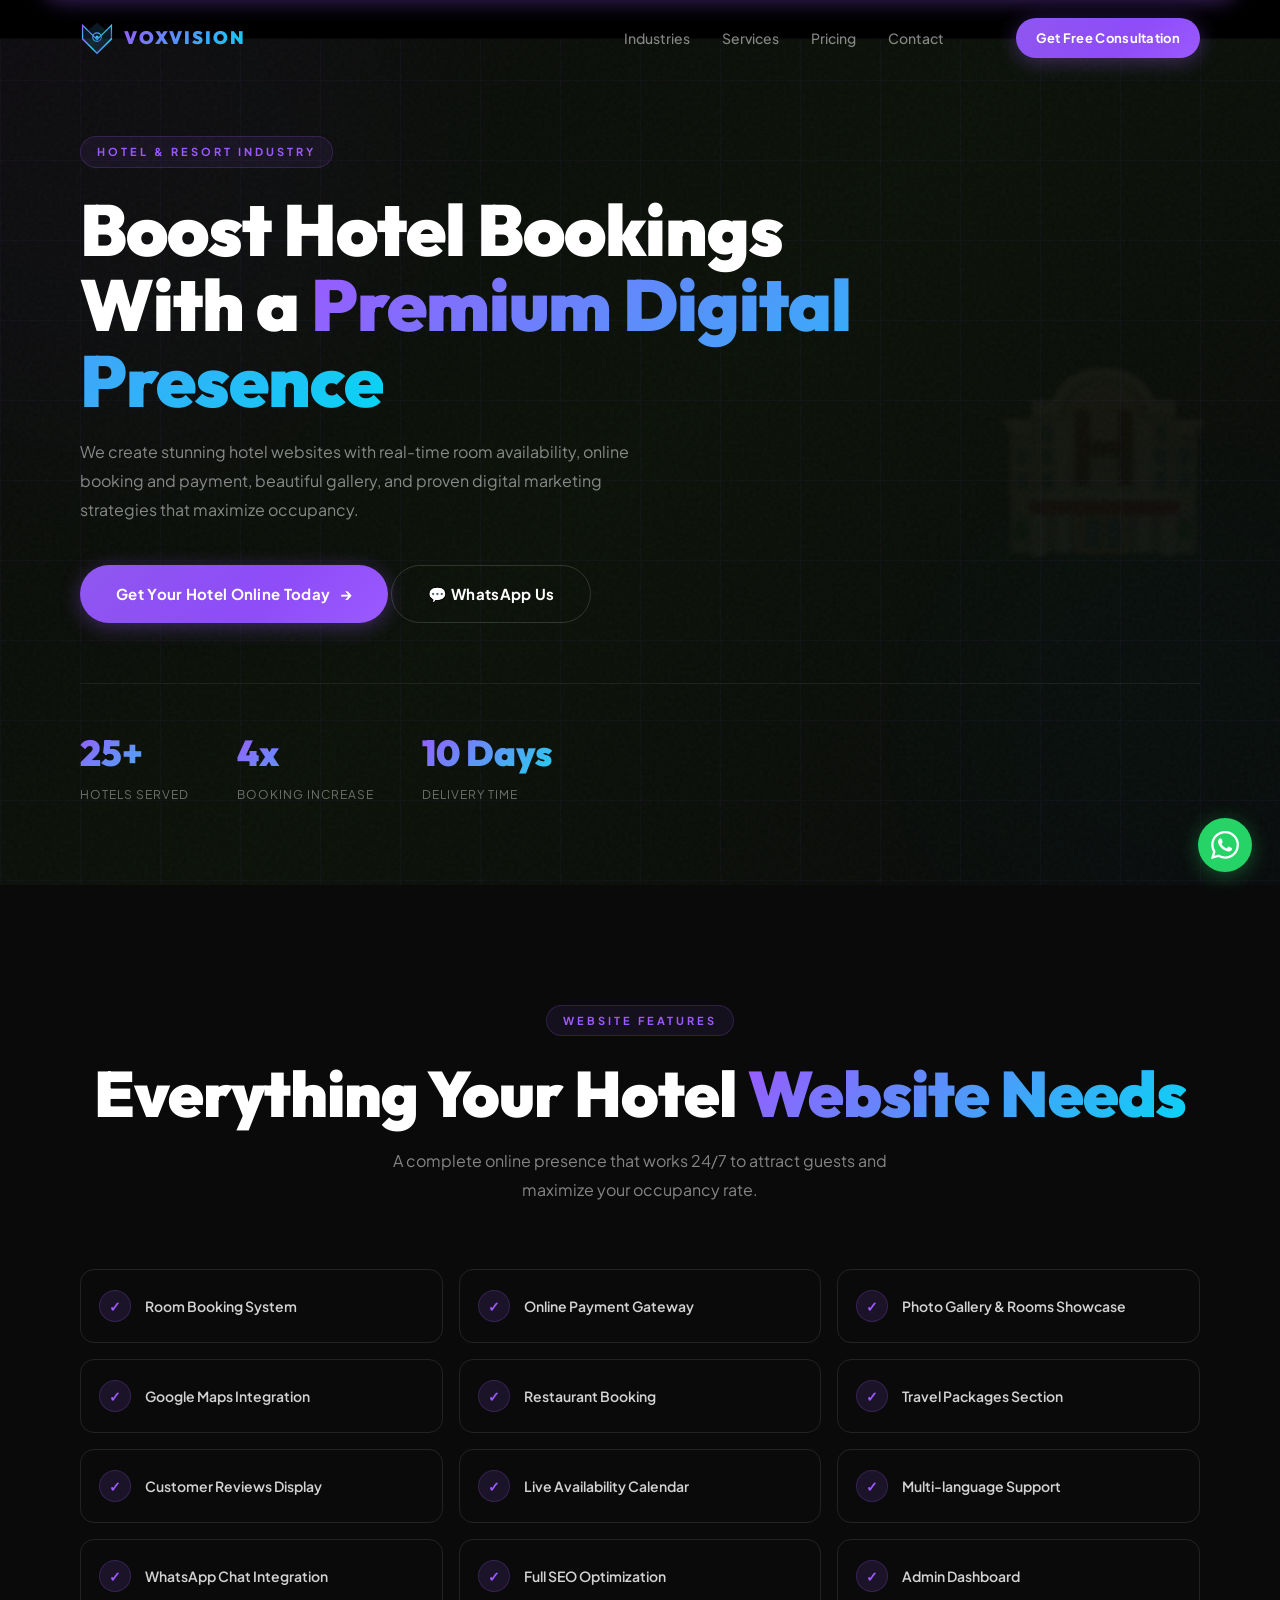
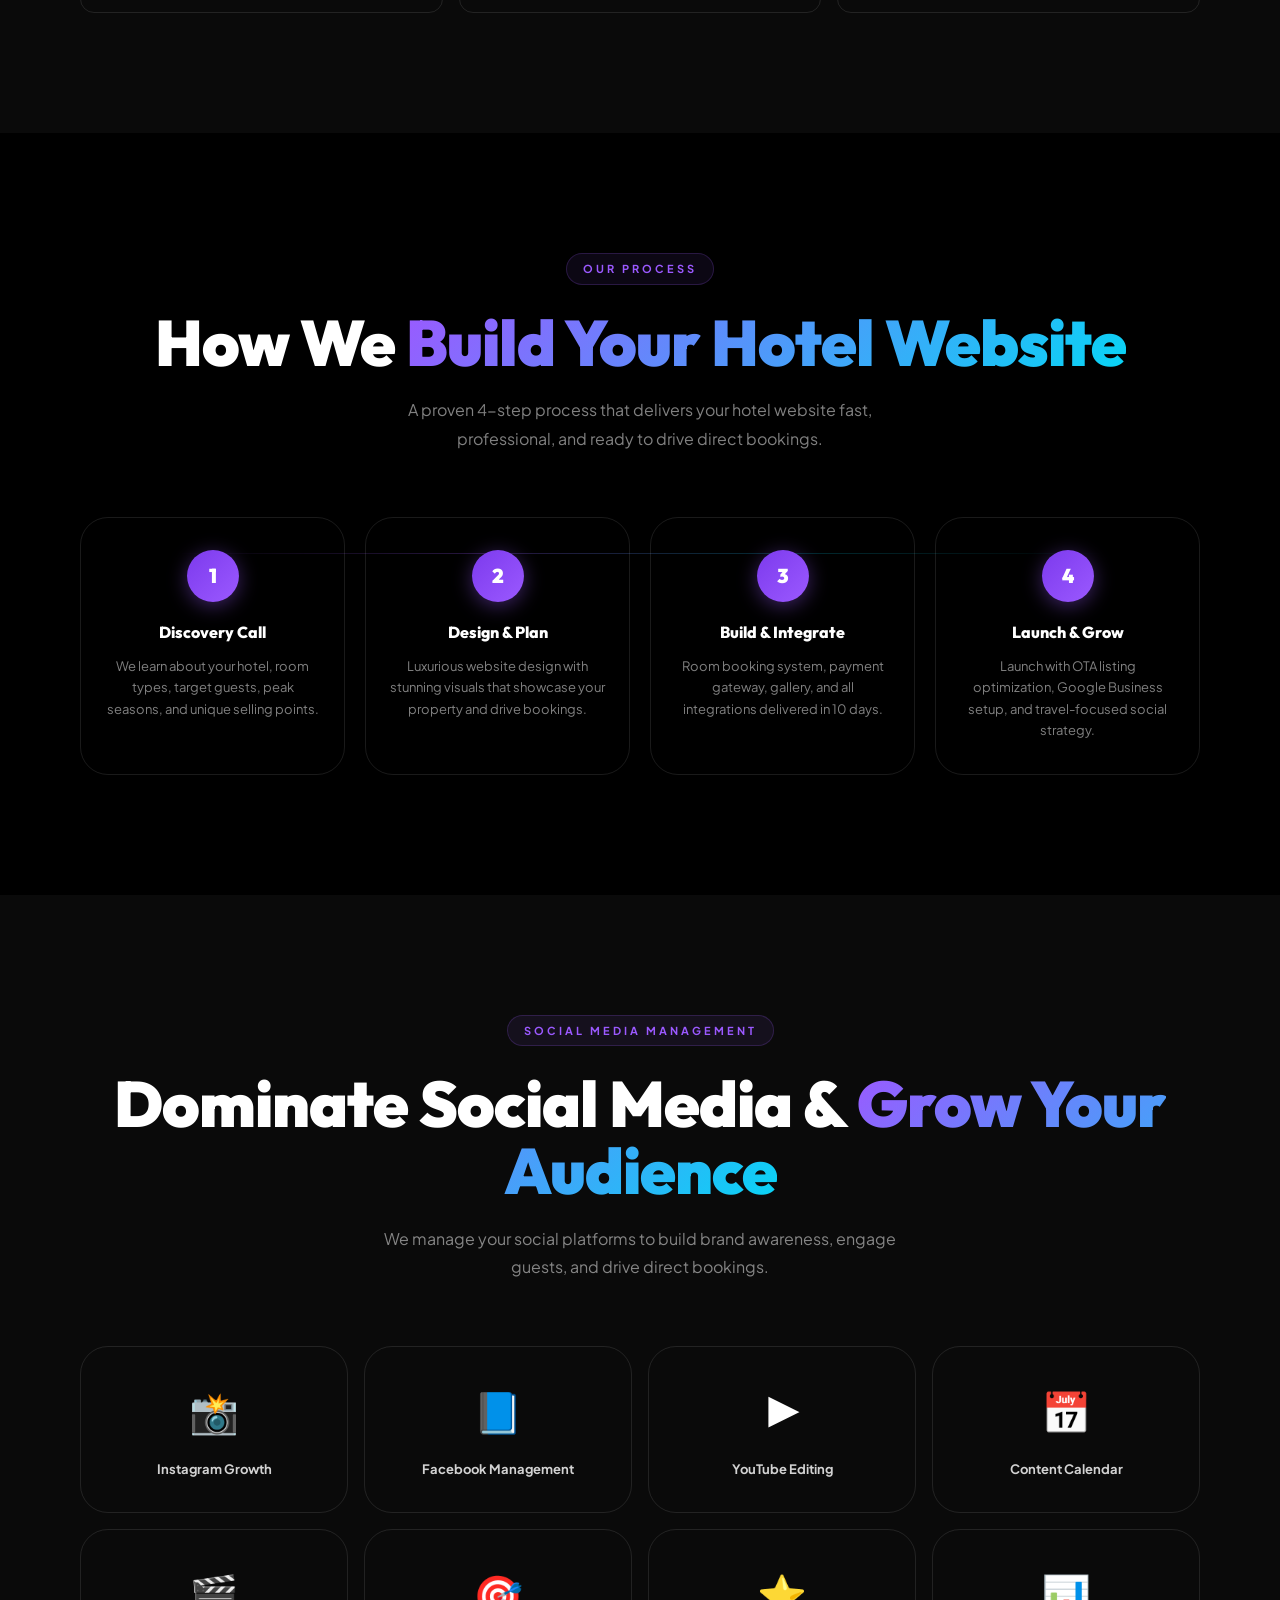
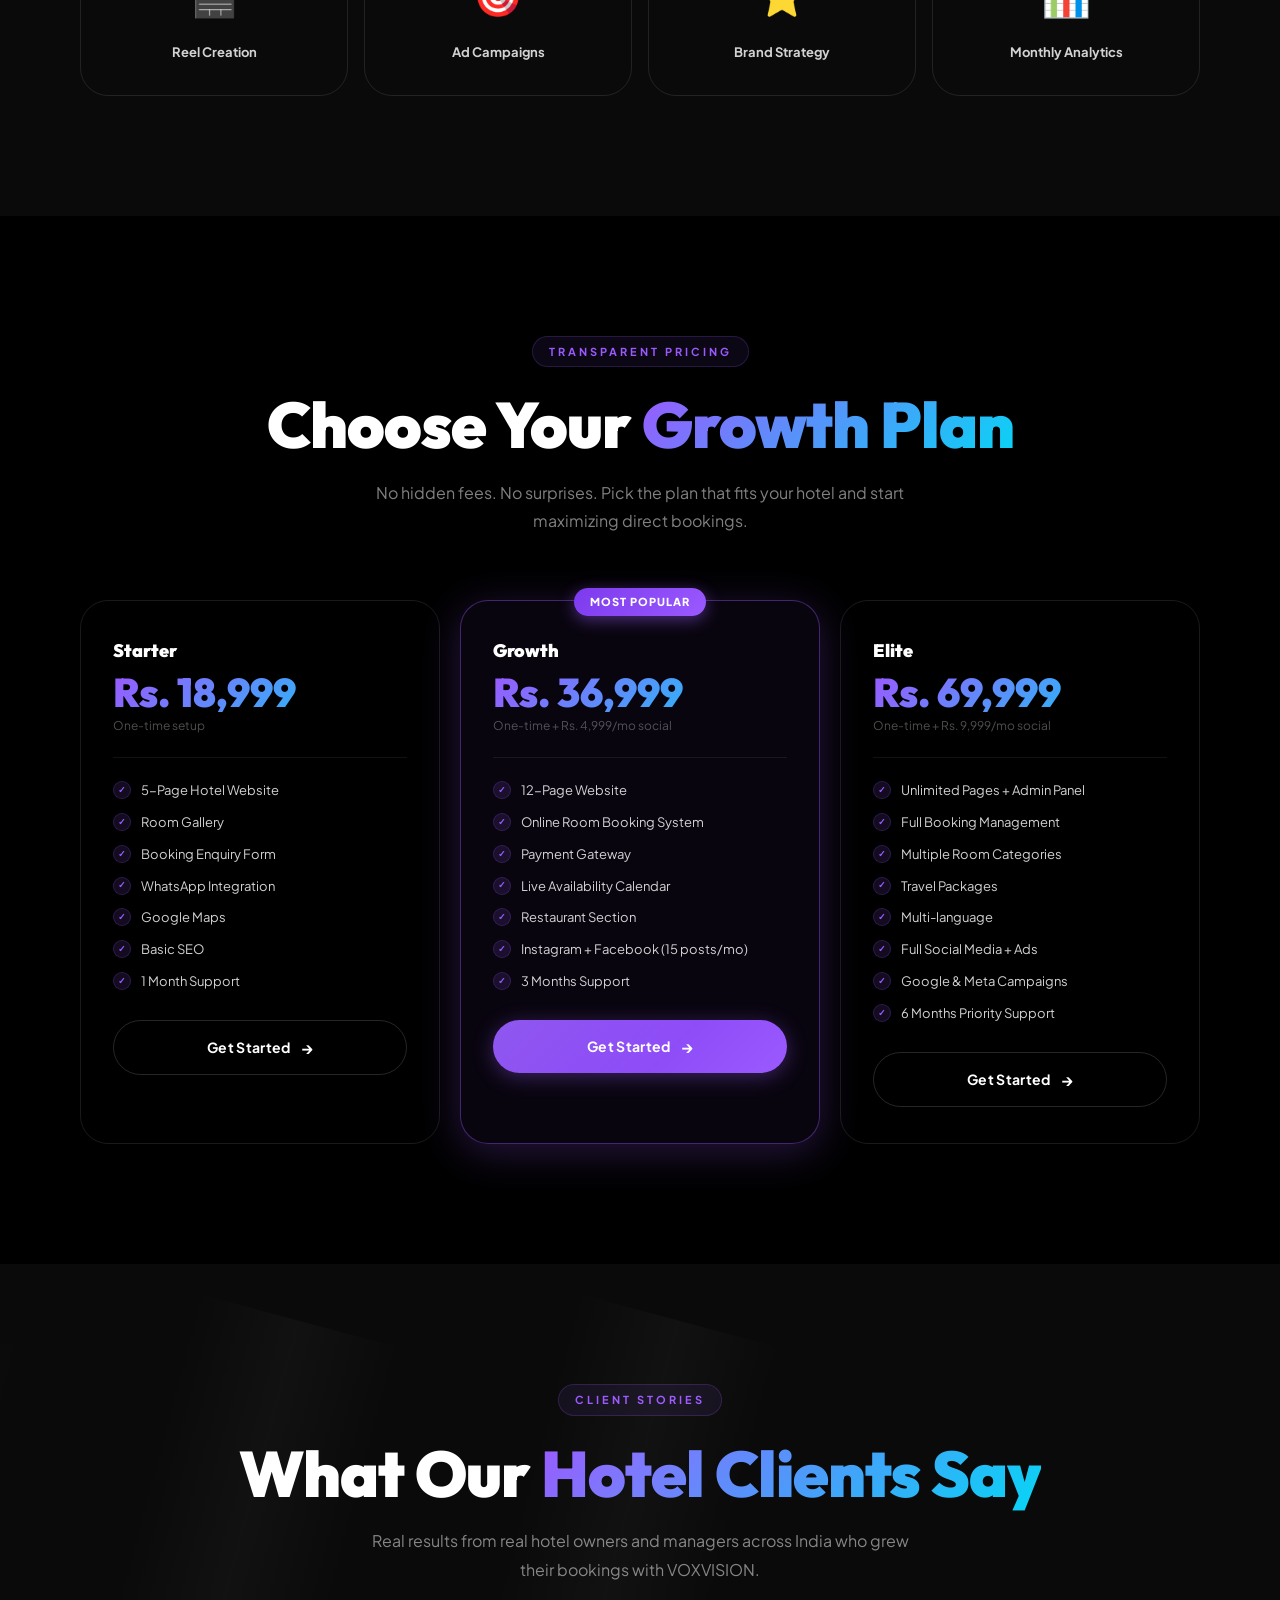
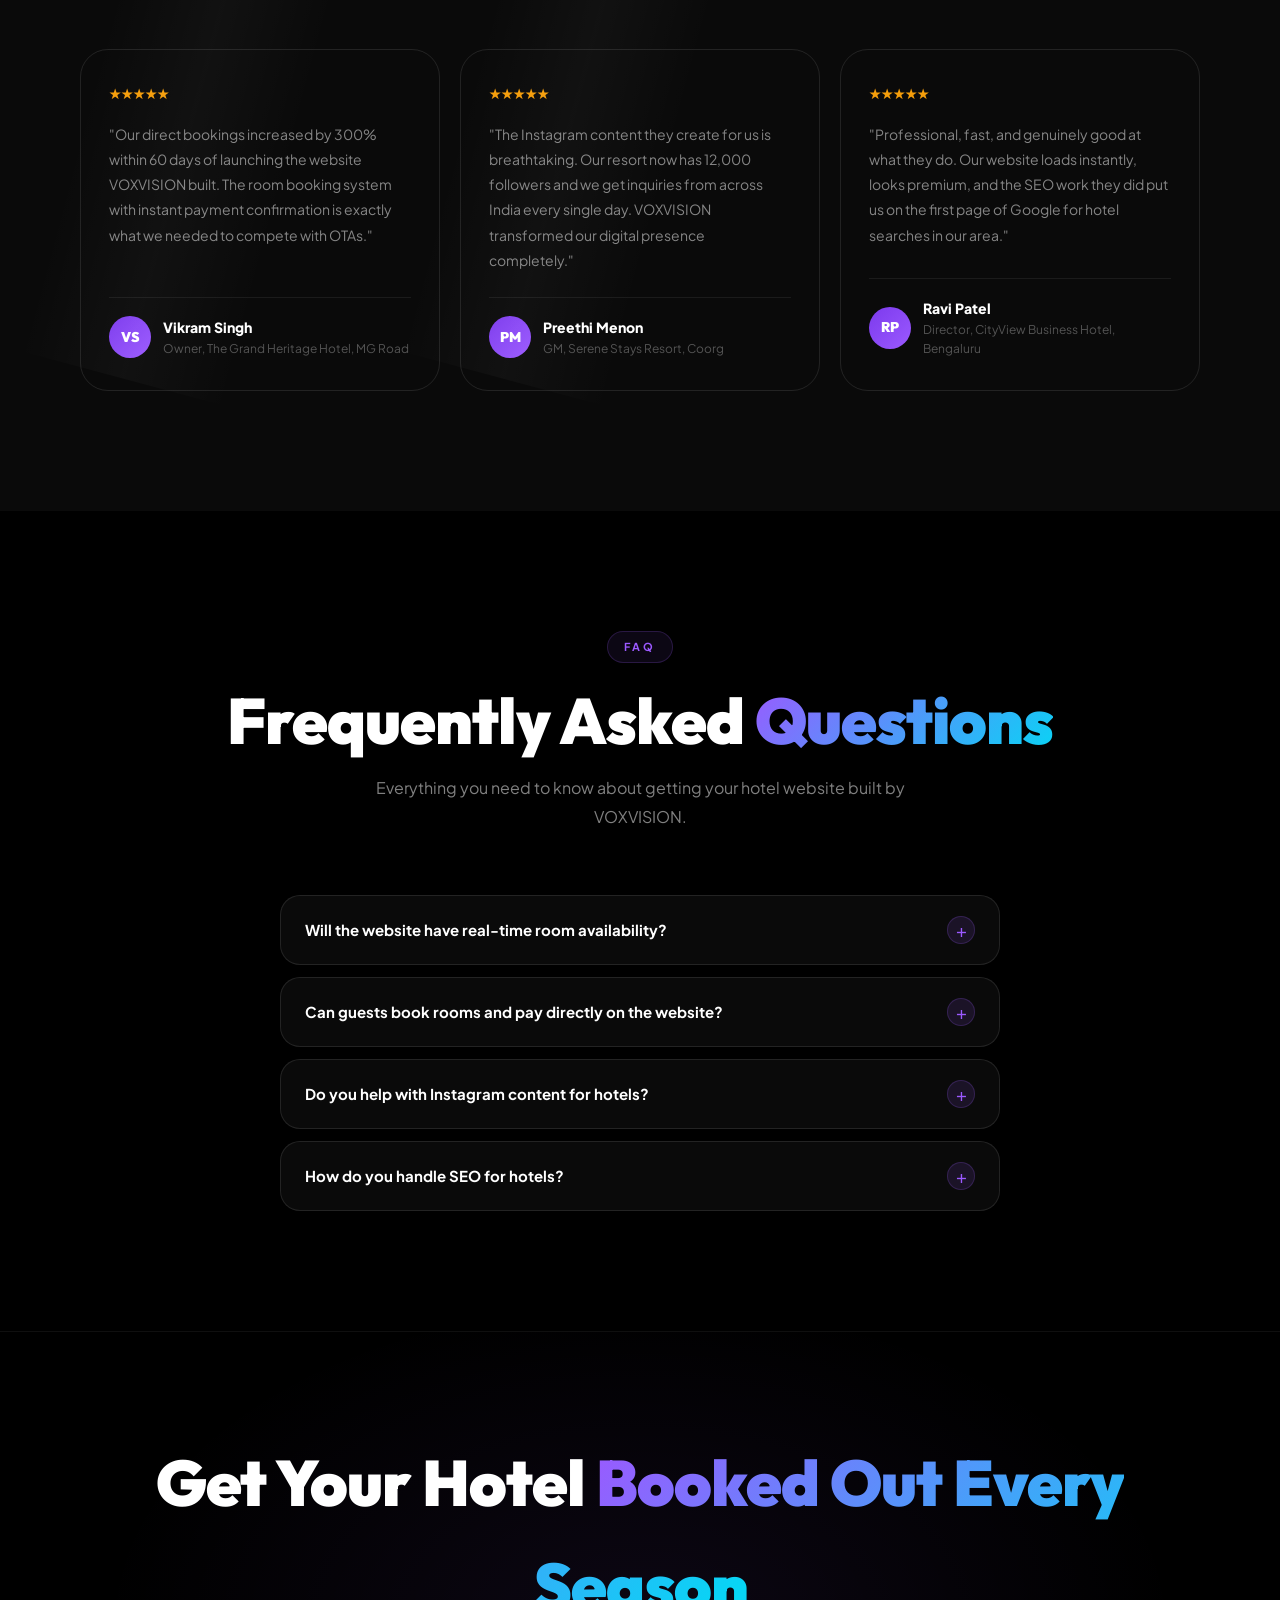
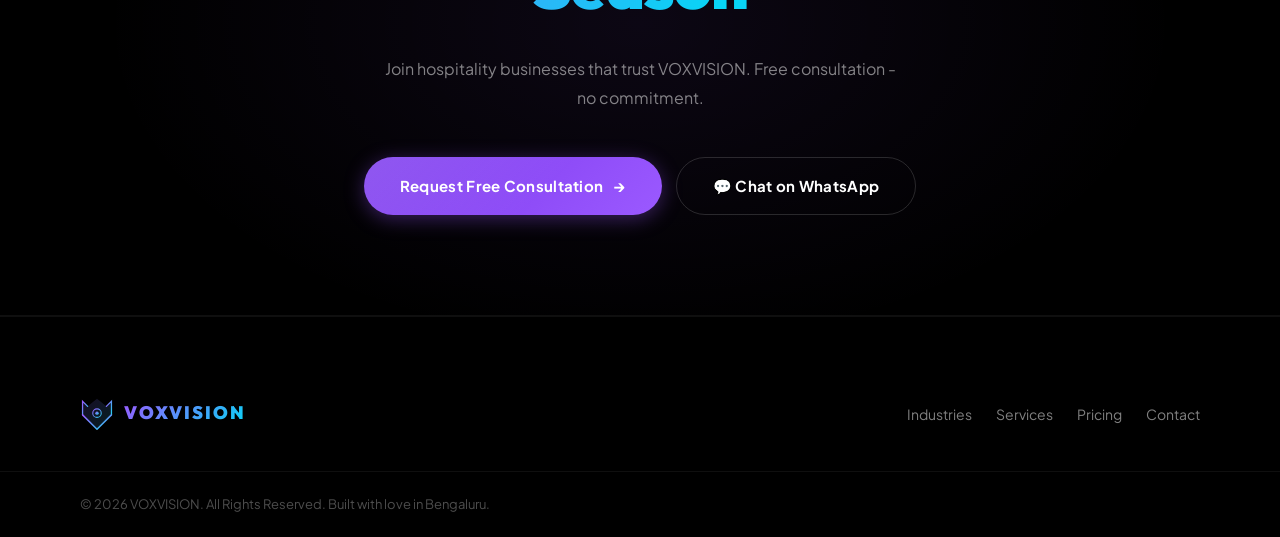
<file: pages/hotel.html>
﻿<!DOCTYPE html>
<html lang="en">
<head>
  <meta charset="UTF-8" />
  <meta name="viewport" content="width=device-width, initial-scale=1.0" />
  <title>Hotel &amp; Resort Website | VOXVISION - Digital Agency Bengaluru</title>
  <meta name="description" content="Stunning hotel websites with real-time booking, online payments, and digital marketing by VOXVISION. Maximize occupancy and grow direct bookings." />
  <link rel="canonical" href="https://voxvision.in/pages/hotel.html" />
  <link rel="preconnect" href="https://fonts.googleapis.com" />
  <link rel="preconnect" href="https://fonts.gstatic.com" crossorigin />
  <link href="https://fonts.googleapis.com/css2?family=Outfit:wght@300;400;500;600;700;800;900&amp;family=Plus+Jakarta+Sans:wght@300;400;500;600;700&amp;display=swap" rel="stylesheet" />
  <link rel="stylesheet" href="https://cdn.jsdelivr.net/npm/swiper@11/swiper-bundle.min.css" />
  <link rel="stylesheet" href="../css/style.css" />
  <link rel="stylesheet" href="../css/animations.css" />
  <link rel="stylesheet" href="../css/responsive.css" />
  <style>
    .industry-hero { background: linear-gradient(135deg, #080808 0%, #0a1008 50%, #080808 100%); }
  </style>

  <meta name="robots" content="index, follow" />
  <meta name="googlebot" content="index, follow, max-snippet:-1, max-image-preview:large, max-video-preview:-1" />
  <meta name="bingbot" content="index, follow, max-snippet:-1, max-image-preview:large, max-video-preview:-1" />
  <meta name="keywords" content="hotel website development, resort website design, hotel seo, hospitality booking website, resort booking system" />
  <meta property="og:locale" content="en_US" />
  <meta property="og:type" content="website" />
  <meta property="og:title" content="Hotel &amp; Resort Website | VOXVISION - Digital Agency Bengaluru" />
  <meta property="og:description" content="Stunning hotel websites with real-time booking, online payments, and digital marketing by VOXVISION. Maximize occupancy and grow direct bookings." />
  <meta property="og:url" content="https://voxvision.in/pages/hotel.html" />
  <meta property="og:site_name" content="VOXVISION" />
  <meta property="og:image" content="https://voxvision.in/images/portfolio_hotel.png" />
  <meta property="og:image:width" content="1200" />
  <meta property="og:image:height" content="630" />
  <meta name="twitter:card" content="summary_large_image" />
  <meta name="twitter:title" content="Hotel &amp; Resort Website | VOXVISION - Digital Agency Bengaluru" />
  <meta name="twitter:description" content="Stunning hotel websites with real-time booking, online payments, and digital marketing by VOXVISION. Maximize occupancy and grow direct bookings." />
  <meta name="twitter:image" content="https://voxvision.in/images/portfolio_hotel.png" />
</head>
<body>
<!-- NAVBAR -->
<nav class="navbar scrolled" id="navbar">
  <div class="nav-container">
    <a href="../index.html" class="nav-logo">
      <svg class="logo-svg" viewBox="0 0 80 80" fill="none" xmlns="http://www.w3.org/2000/svg"><defs><linearGradient id="g1" x1="0" y1="0" x2="1" y2="1"><stop offset="0%" stop-color="#9b59ff"/><stop offset="50%" stop-color="#22d3ee"/><stop offset="100%" stop-color="#7c3aed"/></linearGradient></defs><polygon points="40,4 62,22 74,10 74,42 40,76 6,42 6,10 18,22" fill="url(#g1)" opacity="0.15"/><polyline points="18,22 6,10 6,42" stroke="url(#g1)" stroke-width="3" fill="none" stroke-linecap="round"/><polyline points="62,22 74,10 74,42" stroke="url(#g1)" stroke-width="3" fill="none" stroke-linecap="round"/><polyline points="6,42 40,76 74,42" stroke="url(#g1)" stroke-width="3.5" fill="none" stroke-linecap="round" stroke-linejoin="round"/><line x1="18" y1="22" x2="40" y2="44" stroke="url(#g1)" stroke-width="2.5" stroke-linecap="round"/><line x1="62" y1="22" x2="40" y2="44" stroke="url(#g1)" stroke-width="2.5" stroke-linecap="round"/><circle cx="40" cy="38" r="10" stroke="url(#g1)" stroke-width="2.5" fill="none"/><circle cx="40" cy="38" r="4" fill="url(#g1)"/><line x1="40" y1="28" x2="40" y2="44" stroke="url(#g1)" stroke-width="1.5" stroke-linecap="round"/></svg>
      <span class="logo-text">VOXVISION</span>
    </a>
    <ul class="nav-links">
      <li><a href="../index.html#industries" class="nav-link">Industries</a></li>
      <li><a href="../index.html#services" class="nav-link">Services</a></li>
      <li><a href="../index.html#pricing" class="nav-link">Pricing</a></li>
      <li><a href="../index.html#contact" class="nav-link">Contact</a></li>
    </ul>
    <div class="nav-cta">
      <a href="../index.html#contact" class="btn btn-primary btn-sm">Get Free Consultation</a>
    </div>
    <button class="hamburger" id="hamburger" aria-label="Toggle menu"><span></span><span></span><span></span></button>
  </div>
</nav>
<div class="mobile-menu" id="mobile-menu">
  <a href="../index.html" class="mobile-link">Home</a>
  <a href="../index.html#industries" class="mobile-link">Industries</a>
  <a href="../index.html#services" class="mobile-link">Services</a>
  <a href="../index.html#contact" class="mobile-link">Contact</a>
  <a href="../index.html#contact" class="btn btn-primary" style="margin-top:8px;">Get Free Consultation</a>
</div>
<!-- HERO -->
<section class="industry-hero section">
  <div class="noise-overlay"></div>
  <div class="glow-orb glow-purple" style="width:600px;height:600px;top:-150px;left:-200px;opacity:0.15;"></div>
  <div class="glow-orb glow-blue" style="width:500px;height:500px;bottom:-100px;right:-150px;opacity:0.12;"></div>
  <div class="grid-lines"></div>
  <div class="industry-emoji-bg" aria-hidden="true">&#x1F3E8;</div>
  <div class="container" style="position:relative;z-index:2;">
    <div class="section-label fade-in">Hotel &amp; Resort Industry</div>
    <h1 class="section-title fade-up stagger-1" style="font-size: clamp(40px,6vw,72px); max-width:800px;">
      Boost Hotel Bookings With a <span class="text-gradient">Premium Digital Presence</span>
    </h1>
    <p class="section-subtitle fade-up stagger-2" style="max-width:600px; margin-bottom:40px;">
      We create stunning hotel websites with real-time room availability, online booking and payment, beautiful gallery, and proven digital marketing strategies that maximize occupancy.
    </p>
    <div class="hero-buttons fade-up stagger-3">
      <a href="../index.html#contact" class="btn btn-primary btn-lg">Get Your Hotel Online Today <span class="btn-arrow">&#x2192;</span></a>
      <a href="https://wa.me/917975882681?text=Hi!+I+want+a+website+for+my+Hotel." target="_blank" rel="noopener" class="btn btn-secondary btn-lg">&#x1F4AC; WhatsApp Us</a>
    </div>
    <div style="display:flex;gap:48px;flex-wrap:wrap;margin-top:60px;padding-top:40px;border-top:1px solid rgba(255,255,255,0.07);">
      <div><div style="font-family:'Outfit',sans-serif;font-size:36px;font-weight:900;background:linear-gradient(135deg,#9b59ff,#22d3ee);-webkit-background-clip:text;-webkit-text-fill-color:transparent;background-clip:text;">25+</div><div style="font-size:12px;color:rgba(255,255,255,0.4);text-transform:uppercase;letter-spacing:1px;margin-top:4px;">Hotels Served</div></div>
      <div><div style="font-family:'Outfit',sans-serif;font-size:36px;font-weight:900;background:linear-gradient(135deg,#9b59ff,#22d3ee);-webkit-background-clip:text;-webkit-text-fill-color:transparent;background-clip:text;">4x</div><div style="font-size:12px;color:rgba(255,255,255,0.4);text-transform:uppercase;letter-spacing:1px;margin-top:4px;">Booking Increase</div></div>
      <div><div style="font-family:'Outfit',sans-serif;font-size:36px;font-weight:900;background:linear-gradient(135deg,#9b59ff,#22d3ee);-webkit-background-clip:text;-webkit-text-fill-color:transparent;background-clip:text;">10 Days</div><div style="font-size:12px;color:rgba(255,255,255,0.4);text-transform:uppercase;letter-spacing:1px;margin-top:4px;">Delivery Time</div></div>
    </div>
  </div>
</section>
<!-- WEBSITE FEATURES -->
<section class="section" style="background: var(--bg-2);">
  <div class="container">
    <div class="section-header">
      <div class="section-label">Website Features</div>
      <h2 class="section-title">Everything Your Hotel <span class="text-gradient">Website Needs</span></h2>
      <p class="section-subtitle">A complete online presence that works 24/7 to attract guests and maximize your occupancy rate.</p>
    </div>
    <div class="industry-features-grid" data-stagger>
      <div class="feature-check-card"><div class="feature-check">&#10003;</div><div class="feature-check-text">Room Booking System</div></div>
      <div class="feature-check-card"><div class="feature-check">&#10003;</div><div class="feature-check-text">Online Payment Gateway</div></div>
      <div class="feature-check-card"><div class="feature-check">&#10003;</div><div class="feature-check-text">Photo Gallery &amp; Rooms Showcase</div></div>
      <div class="feature-check-card"><div class="feature-check">&#10003;</div><div class="feature-check-text">Google Maps Integration</div></div>
      <div class="feature-check-card"><div class="feature-check">&#10003;</div><div class="feature-check-text">Restaurant Booking</div></div>
      <div class="feature-check-card"><div class="feature-check">&#10003;</div><div class="feature-check-text">Travel Packages Section</div></div>
      <div class="feature-check-card"><div class="feature-check">&#10003;</div><div class="feature-check-text">Customer Reviews Display</div></div>
      <div class="feature-check-card"><div class="feature-check">&#10003;</div><div class="feature-check-text">Live Availability Calendar</div></div>
      <div class="feature-check-card"><div class="feature-check">&#10003;</div><div class="feature-check-text">Multi-language Support</div></div>
      <div class="feature-check-card"><div class="feature-check">&#10003;</div><div class="feature-check-text">WhatsApp Chat Integration</div></div>
      <div class="feature-check-card"><div class="feature-check">&#10003;</div><div class="feature-check-text">Full SEO Optimization</div></div>
      <div class="feature-check-card"><div class="feature-check">&#10003;</div><div class="feature-check-text">Admin Dashboard</div></div>
    </div>
  </div>
</section>
<!-- HOW WE WORK -->
<section class="section" style="background: var(--bg);">
  <div class="container">
    <div class="section-header">
      <div class="section-label">Our Process</div>
      <h2 class="section-title">How We <span class="text-gradient">Build Your Hotel Website</span></h2>
      <p class="section-subtitle">A proven 4-step process that delivers your hotel website fast, professional, and ready to drive direct bookings.</p>
    </div>
    <div class="process-grid" data-stagger>
      <div class="process-card">
        <div class="process-step-number">1</div>
        <div class="process-card-title">Discovery Call</div>
        <div class="process-card-desc">We learn about your hotel, room types, target guests, peak seasons, and unique selling points.</div>
      </div>
      <div class="process-card">
        <div class="process-step-number">2</div>
        <div class="process-card-title">Design &amp; Plan</div>
        <div class="process-card-desc">Luxurious website design with stunning visuals that showcase your property and drive bookings.</div>
      </div>
      <div class="process-card">
        <div class="process-step-number">3</div>
        <div class="process-card-title">Build &amp; Integrate</div>
        <div class="process-card-desc">Room booking system, payment gateway, gallery, and all integrations delivered in 10 days.</div>
      </div>
      <div class="process-card">
        <div class="process-step-number">4</div>
        <div class="process-card-title">Launch &amp; Grow</div>
        <div class="process-card-desc">Launch with OTA listing optimization, Google Business setup, and travel-focused social strategy.</div>
      </div>
    </div>
  </div>
</section>
<!-- SOCIAL MEDIA -->
<section class="section social-section">
  <div class="container">
    <div class="section-header">
      <div class="section-label">Social Media Management</div>
      <h2 class="section-title">Dominate Social Media &amp; <span class="text-gradient">Grow Your Audience</span></h2>
      <p class="section-subtitle">We manage your social platforms to build brand awareness, engage guests, and drive direct bookings.</p>
    </div>
    <div class="social-services-grid" data-stagger>
      <div class="social-service-card"><div class="social-service-icon">&#x1F4F8;</div><div class="social-service-name">Instagram Growth</div></div>
      <div class="social-service-card"><div class="social-service-icon">&#x1F4D8;</div><div class="social-service-name">Facebook Management</div></div>
      <div class="social-service-card"><div class="social-service-icon">&#x25B6;&#xFE0F;</div><div class="social-service-name">YouTube Editing</div></div>
      <div class="social-service-card"><div class="social-service-icon">&#x1F4C5;</div><div class="social-service-name">Content Calendar</div></div>
      <div class="social-service-card"><div class="social-service-icon">&#x1F3AC;</div><div class="social-service-name">Reel Creation</div></div>
      <div class="social-service-card"><div class="social-service-icon">&#x1F3AF;</div><div class="social-service-name">Ad Campaigns</div></div>
      <div class="social-service-card"><div class="social-service-icon">&#x2B50;</div><div class="social-service-name">Brand Strategy</div></div>
      <div class="social-service-card"><div class="social-service-icon">&#x1F4CA;</div><div class="social-service-name">Monthly Analytics</div></div>
    </div>
  </div>
</section>
<!-- PRICING -->
<section class="section" style="background:var(--bg);">
  <div class="container">
    <div class="section-header">
      <div class="section-label">Transparent Pricing</div>
      <h2 class="section-title">Choose Your <span class="text-gradient">Growth Plan</span></h2>
      <p class="section-subtitle">No hidden fees. No surprises. Pick the plan that fits your hotel and start maximizing direct bookings.</p>
    </div>
    <div class="industry-pricing-grid" data-stagger>
      <div class="ind-pricing-card">
        <div class="ind-pricing-name">Starter</div>
        <div class="ind-pricing-price">Rs. 18,999</div>
        <div class="ind-pricing-period">One-time setup</div>
        <div class="ind-pricing-divider"></div>
        <ul class="ind-pricing-features">
          <li>5-Page Hotel Website</li>
          <li>Room Gallery</li>
          <li>Booking Enquiry Form</li>
          <li>WhatsApp Integration</li>
          <li>Google Maps</li>
          <li>Basic SEO</li>
          <li>1 Month Support</li>
        </ul>
        <a href="../index.html#contact" class="btn btn-secondary" style="width:100%;justify-content:center;">Get Started <span class="btn-arrow">&#x2192;</span></a>
      </div>
      <div class="ind-pricing-card featured">
        <div class="ind-pricing-badge">Most Popular</div>
        <div class="ind-pricing-name">Growth</div>
        <div class="ind-pricing-price">Rs. 36,999</div>
        <div class="ind-pricing-period">One-time + Rs. 4,999/mo social</div>
        <div class="ind-pricing-divider"></div>
        <ul class="ind-pricing-features">
          <li>12-Page Website</li>
          <li>Online Room Booking System</li>
          <li>Payment Gateway</li>
          <li>Live Availability Calendar</li>
          <li>Restaurant Section</li>
          <li>Instagram + Facebook (15 posts/mo)</li>
          <li>3 Months Support</li>
        </ul>
        <a href="../index.html#contact" class="btn btn-primary" style="width:100%;justify-content:center;">Get Started <span class="btn-arrow">&#x2192;</span></a>
      </div>
      <div class="ind-pricing-card">
        <div class="ind-pricing-name">Elite</div>
        <div class="ind-pricing-price">Rs. 69,999</div>
        <div class="ind-pricing-period">One-time + Rs. 9,999/mo social</div>
        <div class="ind-pricing-divider"></div>
        <ul class="ind-pricing-features">
          <li>Unlimited Pages + Admin Panel</li>
          <li>Full Booking Management</li>
          <li>Multiple Room Categories</li>
          <li>Travel Packages</li>
          <li>Multi-language</li>
          <li>Full Social Media + Ads</li>
          <li>Google &amp; Meta Campaigns</li>
          <li>6 Months Priority Support</li>
        </ul>
        <a href="../index.html#contact" class="btn btn-secondary" style="width:100%;justify-content:center;">Get Started <span class="btn-arrow">&#x2192;</span></a>
      </div>
    </div>
  </div>
</section>
<!-- TESTIMONIALS -->
<section class="section" style="background:var(--bg-2);">
  <div class="container">
    <div class="section-header">
      <div class="section-label">Client Stories</div>
      <h2 class="section-title">What Our <span class="text-gradient">Hotel Clients Say</span></h2>
      <p class="section-subtitle">Real results from real hotel owners and managers across India who grew their bookings with VOXVISION.</p>
    </div>
    <div class="testimonials-grid" data-stagger>
      <div class="testimonial-card">
        <div class="testimonial-stars">&#x2605;&#x2605;&#x2605;&#x2605;&#x2605;</div>
        <div class="testimonial-text">"Our direct bookings increased by 300% within 60 days of launching the website VOXVISION built. The room booking system with instant payment confirmation is exactly what we needed to compete with OTAs."</div>
        <div class="testimonial-divider"></div>
        <div class="testimonial-author">
          <div class="testimonial-avatar">VS</div>
          <div><div class="testimonial-name">Vikram Singh</div><div class="testimonial-role">Owner, The Grand Heritage Hotel, MG Road</div></div>
        </div>
      </div>
      <div class="testimonial-card">
        <div class="testimonial-stars">&#x2605;&#x2605;&#x2605;&#x2605;&#x2605;</div>
        <div class="testimonial-text">"The Instagram content they create for us is breathtaking. Our resort now has 12,000 followers and we get inquiries from across India every single day. VOXVISION transformed our digital presence completely."</div>
        <div class="testimonial-divider"></div>
        <div class="testimonial-author">
          <div class="testimonial-avatar">PM</div>
          <div><div class="testimonial-name">Preethi Menon</div><div class="testimonial-role">GM, Serene Stays Resort, Coorg</div></div>
        </div>
      </div>
      <div class="testimonial-card">
        <div class="testimonial-stars">&#x2605;&#x2605;&#x2605;&#x2605;&#x2605;</div>
        <div class="testimonial-text">"Professional, fast, and genuinely good at what they do. Our website loads instantly, looks premium, and the SEO work they did put us on the first page of Google for hotel searches in our area."</div>
        <div class="testimonial-divider"></div>
        <div class="testimonial-author">
          <div class="testimonial-avatar">RP</div>
          <div><div class="testimonial-name">Ravi Patel</div><div class="testimonial-role">Director, CityView Business Hotel, Bengaluru</div></div>
        </div>
      </div>
    </div>
  </div>
</section>
<!-- FAQ -->
<section class="section" style="background:var(--bg);">
  <div class="container">
    <div class="section-header">
      <div class="section-label">FAQ</div>
      <h2 class="section-title">Frequently Asked <span class="text-gradient">Questions</span></h2>
      <p class="section-subtitle">Everything you need to know about getting your hotel website built by VOXVISION.</p>
    </div>
    <div class="faq-list">
      <div class="faq-item">
        <div class="faq-question"><span class="faq-q-text">Will the website have real-time room availability?</span><span class="faq-toggle">+</span></div>
        <div class="faq-answer"><div class="faq-answer-inner">Yes - our Growth and Elite plans include a live availability calendar synced with your bookings so guests always see accurate availability before booking.</div></div>
      </div>
      <div class="faq-item">
        <div class="faq-question"><span class="faq-q-text">Can guests book rooms and pay directly on the website?</span><span class="faq-toggle">+</span></div>
        <div class="faq-answer"><div class="faq-answer-inner">Absolutely. We integrate Razorpay payment gateway with instant booking confirmation emails and WhatsApp messages to both the guest and your team.</div></div>
      </div>
      <div class="faq-item">
        <div class="faq-question"><span class="faq-q-text">Do you help with Instagram content for hotels?</span><span class="faq-toggle">+</span></div>
        <div class="faq-answer"><div class="faq-answer-inner">Yes - we create professional property photos (using your images), Reels showcasing rooms and amenities, local travel content, and guest experience stories to grow your following and drive bookings.</div></div>
      </div>
      <div class="faq-item">
        <div class="faq-question"><span class="faq-q-text">How do you handle SEO for hotels?</span><span class="faq-toggle">+</span></div>
        <div class="faq-answer"><div class="faq-answer-inner">We optimize for "hotel near me", "hotel in [city]", local business schema, Google Business Profile, and build citations on travel directories to rank higher than competitors.</div></div>
      </div>
    </div>
  </div>
</section>
<!-- CTA -->
<section class="cta-banner">
  <div class="container">
    <h2 class="cta-title">Get Your Hotel <span class="text-gradient">Booked Out Every Season</span></h2>
    <p class="cta-subtitle">Join hospitality businesses that trust VOXVISION. Free consultation - no commitment.</p>
    <div class="cta-buttons">
      <a href="../index.html#contact" class="btn btn-primary btn-lg">Request Free Consultation <span class="btn-arrow">&#x2192;</span></a>
      <a href="https://wa.me/917975882681?text=Hi!+I+want+a+website+for+my+Hotel." target="_blank" rel="noopener" class="btn btn-secondary btn-lg">&#x1F4AC; Chat on WhatsApp</a>
    </div>
  </div>
</section>
<!-- FOOTER -->
<footer>
  <div class="container">
    <div style="display:flex;align-items:center;justify-content:space-between;flex-wrap:wrap;gap:16px;padding-bottom:40px;">
      <a href="../index.html" class="nav-logo"><svg class="logo-svg" viewBox="0 0 80 80" fill="none" xmlns="http://www.w3.org/2000/svg"><defs><linearGradient id="gf" x1="0" y1="0" x2="1" y2="1"><stop offset="0%" stop-color="#9b59ff"/><stop offset="100%" stop-color="#22d3ee"/></linearGradient></defs><polygon points="40,4 62,22 74,10 74,42 40,76 6,42 6,10 18,22" fill="url(#gf)" opacity="0.15"/><polyline points="18,22 6,10 6,42" stroke="url(#gf)" stroke-width="3" fill="none" stroke-linecap="round"/><polyline points="62,22 74,10 74,42" stroke="url(#gf)" stroke-width="3" fill="none" stroke-linecap="round"/><polyline points="6,42 40,76 74,42" stroke="url(#gf)" stroke-width="3.5" fill="none" stroke-linecap="round" stroke-linejoin="round"/><circle cx="40" cy="38" r="10" stroke="url(#gf)" stroke-width="2.5" fill="none"/><circle cx="40" cy="38" r="4" fill="url(#gf)"/></svg><span class="logo-text">VOXVISION</span></a>
      <div style="display:flex;gap:24px;flex-wrap:wrap;">
        <a href="../index.html#industries" class="footer-link">Industries</a>
        <a href="../index.html#services" class="footer-link">Services</a>
        <a href="../index.html#pricing" class="footer-link">Pricing</a>
        <a href="../index.html#contact" class="footer-link">Contact</a>
      </div>
    </div>
  </div>
  <div class="footer-bottom">
    <div class="container" style="display:flex;align-items:center;justify-content:space-between;flex-wrap:wrap;gap:12px;">
      <p class="footer-copy">&#169; 2026 VOXVISION. All Rights Reserved. Built with love in Bengaluru.</p>
    </div>
  </div>
</footer>
<!-- WhatsApp FAB -->
<a href="https://wa.me/917975882681?text=Hello%20VOXVISION!%20I%20want%20to%20discuss%20a%20project." target="_blank" rel="noopener" class="whatsapp-fab" aria-label="Chat on WhatsApp">
  <svg class="whatsapp-icon" viewBox="0 0 24 24" fill="white"><path d="M17.472 14.382c-.297-.149-1.758-.867-2.03-.967-.273-.099-.471-.148-.67.15-.197.297-.767.966-.94 1.164-.173.199-.347.223-.644.075-.297-.15-1.255-.463-2.39-1.475-.883-.788-1.48-1.761-1.653-2.059-.173-.297-.018-.458.13-.606.134-.133.298-.347.446-.52.149-.174.198-.298.298-.497.099-.198.05-.371-.025-.52-.075-.149-.669-1.612-.916-2.207-.242-.579-.487-.5-.669-.51-.173-.008-.371-.01-.57-.01-.198 0-.52.074-.792.372-.272.297-1.04 1.016-1.04 2.479 0 1.462 1.065 2.875 1.213 3.074.149.198 2.096 3.2 5.077 4.487.709.306 1.262.489 1.694.625.712.227 1.36.195 1.871.118.571-.085 1.758-.719 2.006-1.413.248-.694.248-1.289.173-1.413-.074-.124-.272-.198-.57-.347m-5.421 7.403h-.004a9.87 9.87 0 01-5.031-1.378l-.361-.214-3.741.982.998-3.648-.235-.374a9.86 9.86 0 01-1.51-5.26c.001-5.45 4.436-9.884 9.888-9.884 2.64 0 5.122 1.03 6.988 2.898a9.825 9.825 0 012.893 6.994c-.003 5.45-4.437 9.884-9.885 9.884m8.413-18.297A11.815 11.815 0 0012.05 0C5.495 0 .16 5.335.157 11.892c0 2.096.547 4.142 1.588 5.945L.057 24l6.305-1.654a11.882 11.882 0 005.683 1.448h.005c6.554 0 11.89-5.335 11.893-11.893a11.821 11.821 0 00-3.48-8.413z"/></svg>
</a>
<script src="https://cdn.jsdelivr.net/npm/swiper@11/swiper-bundle.min.js"></script>
<script src="../js/animations.js"></script>
<script src="../js/main.js"></script>
</body>
</html>
</file>
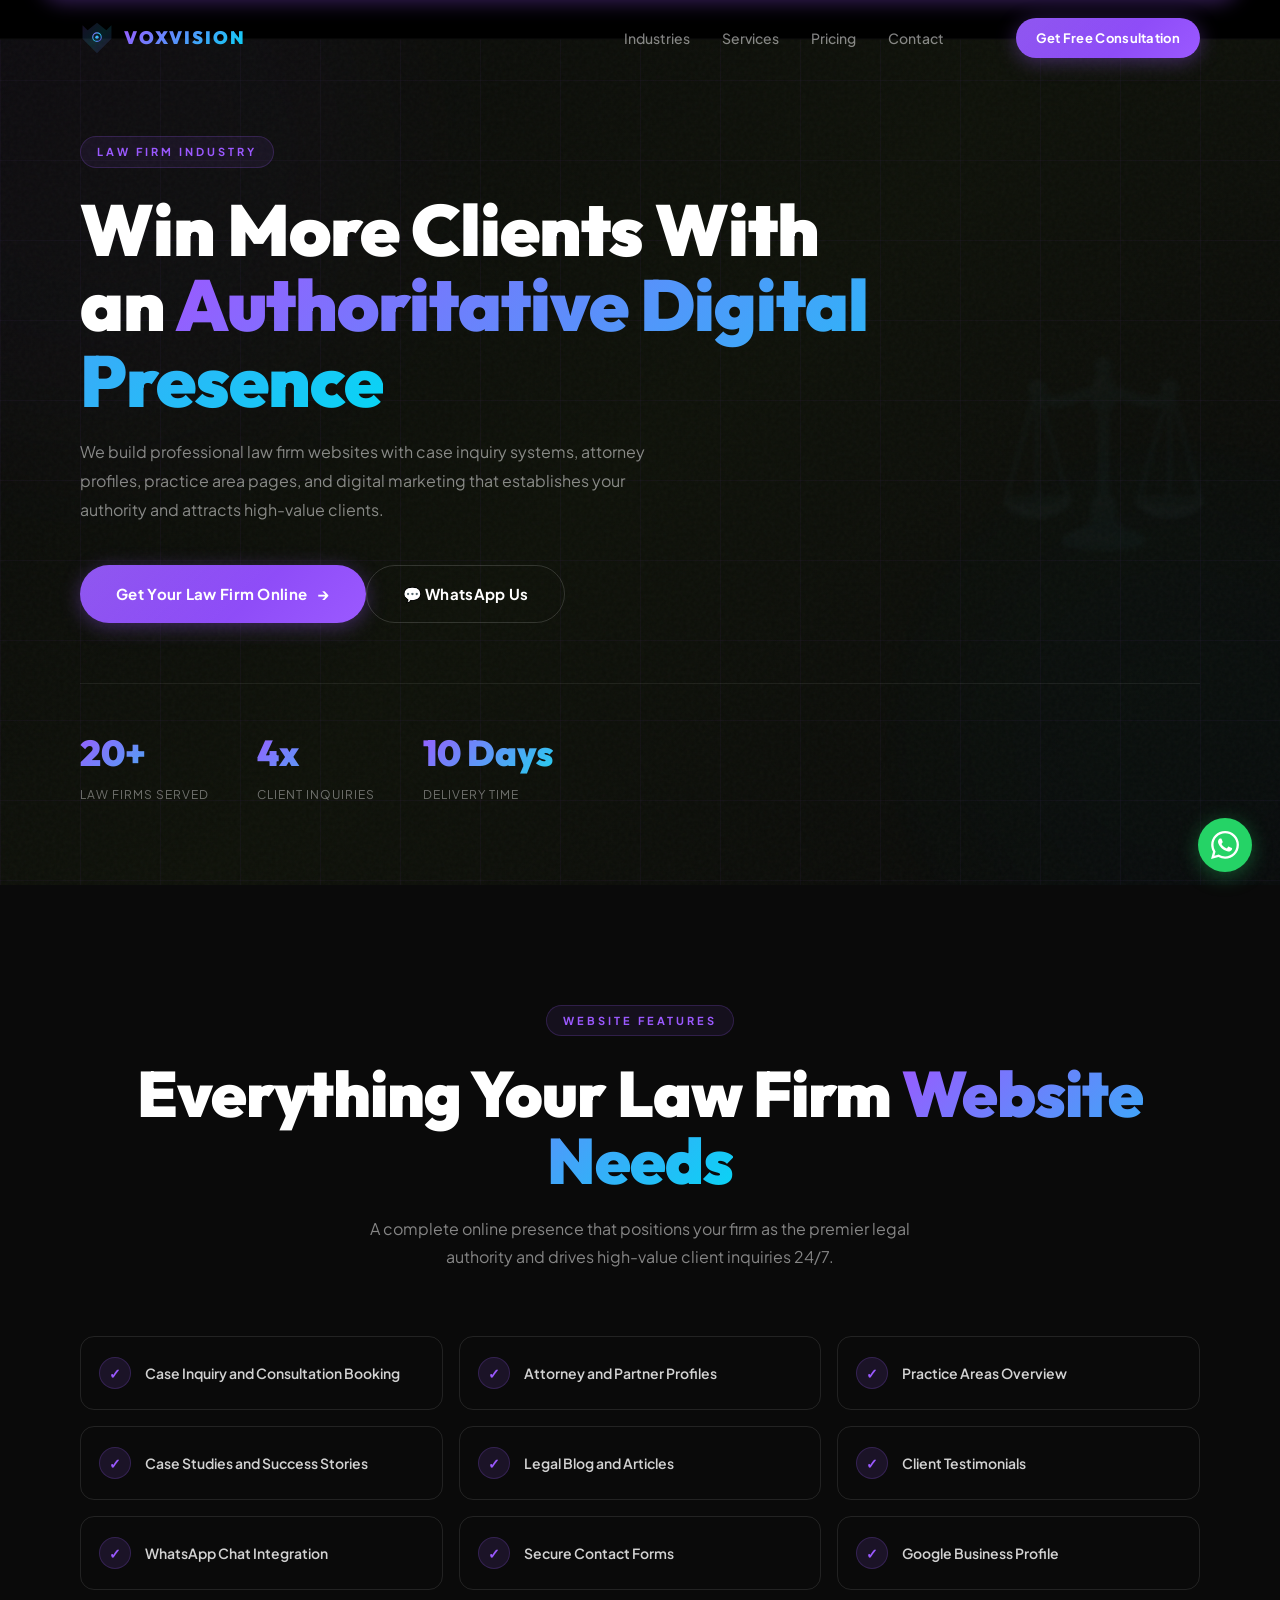
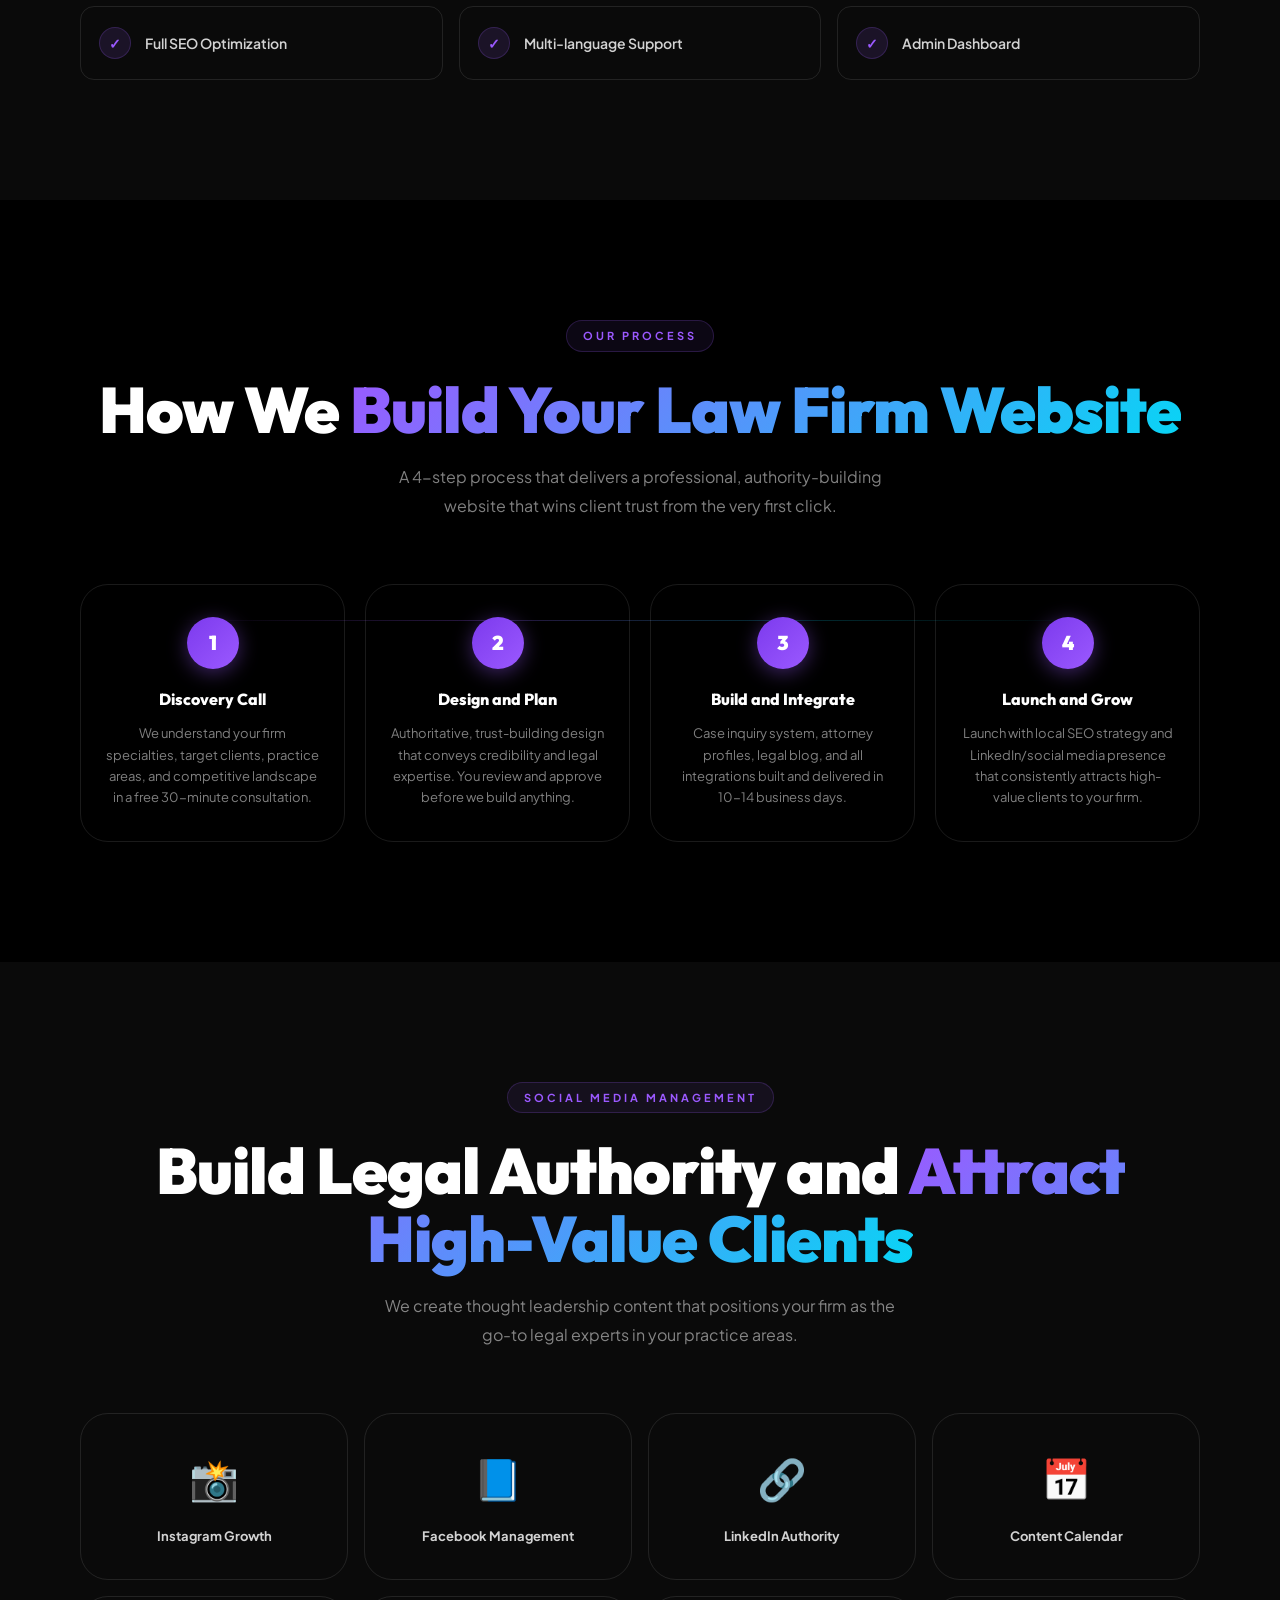
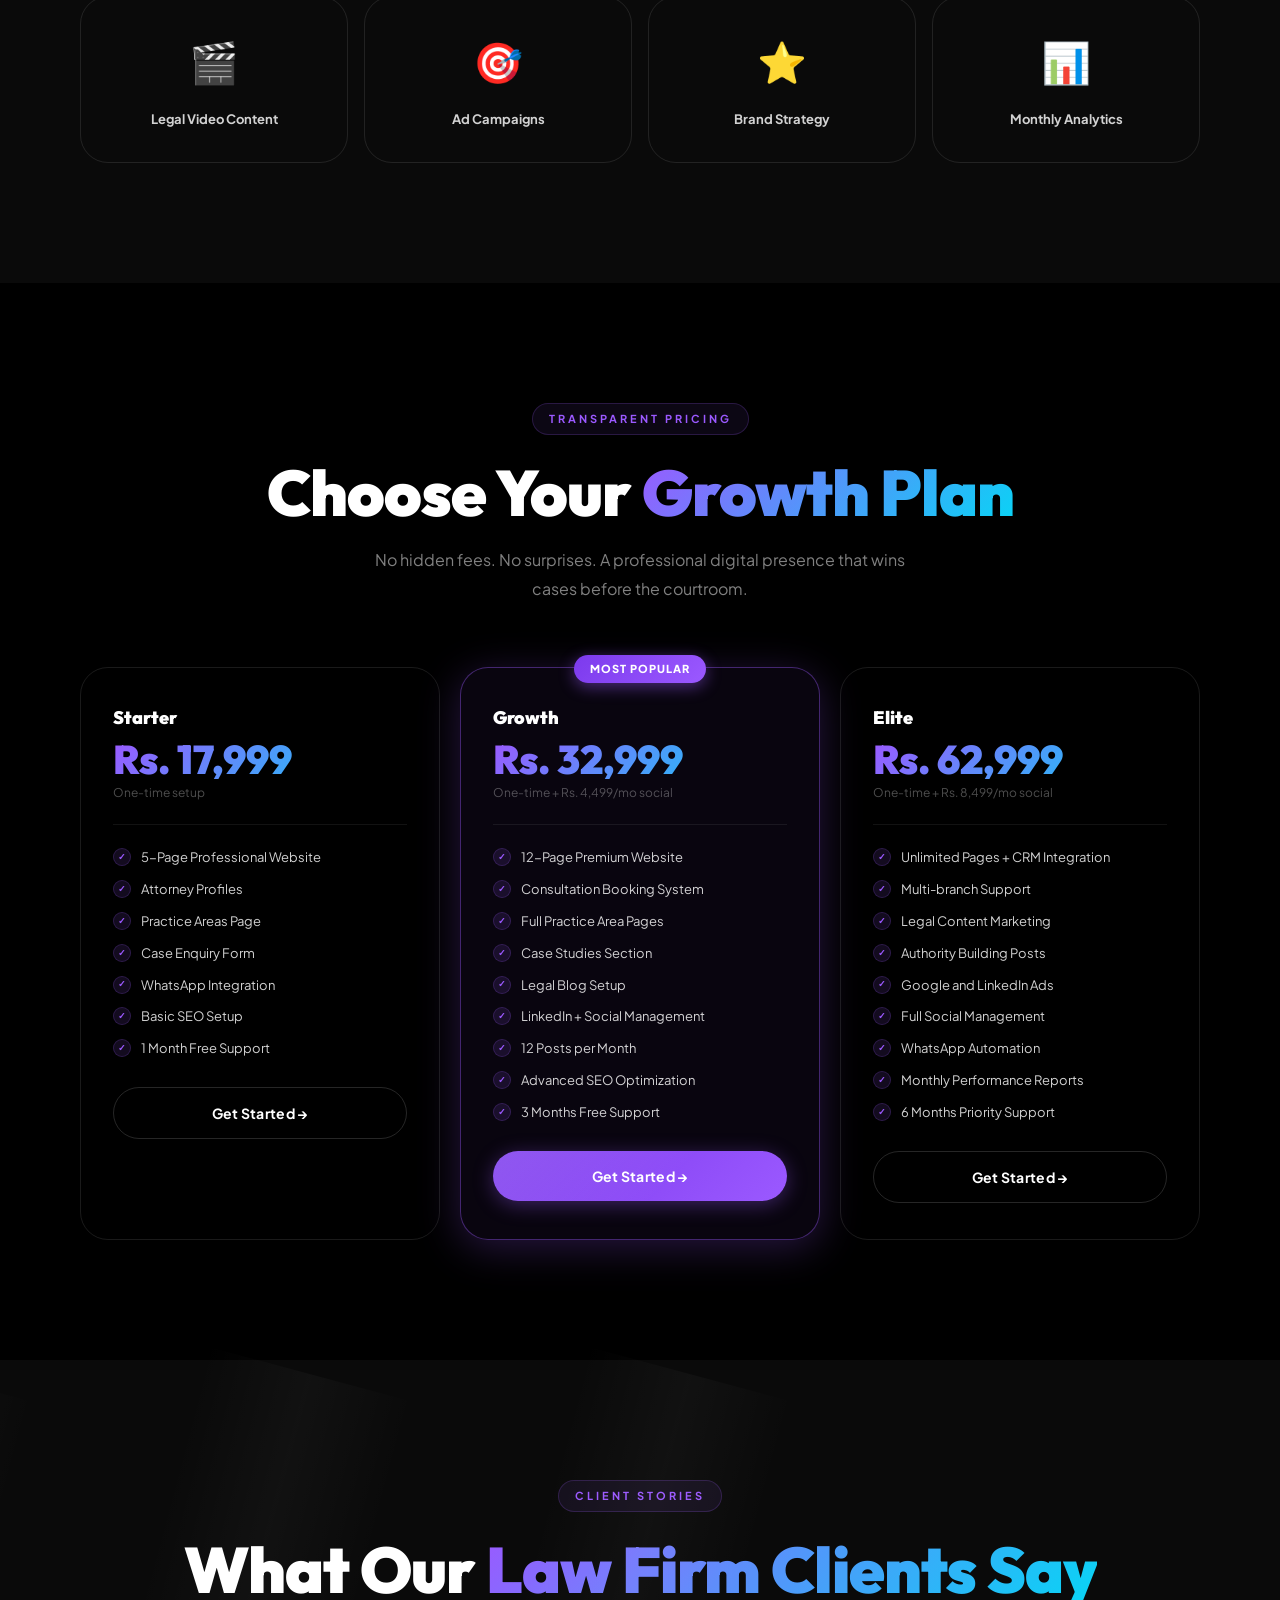
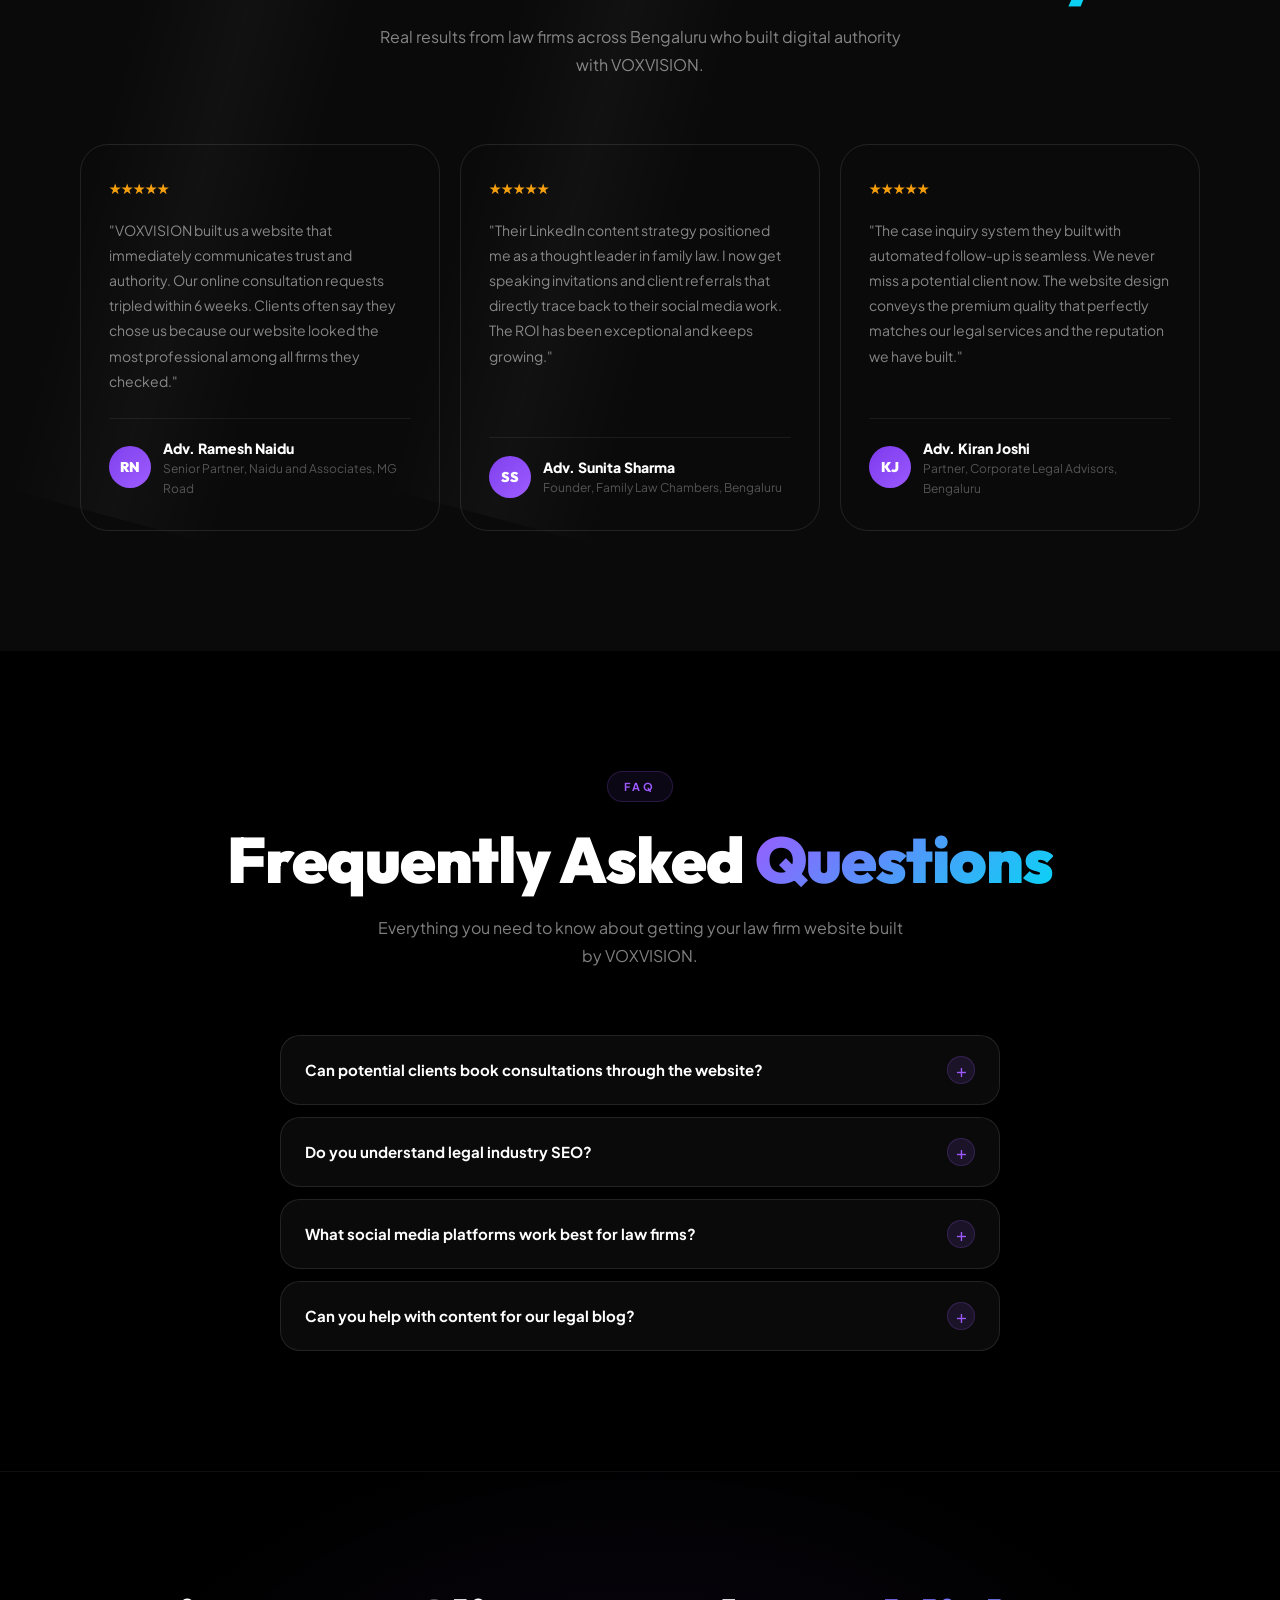
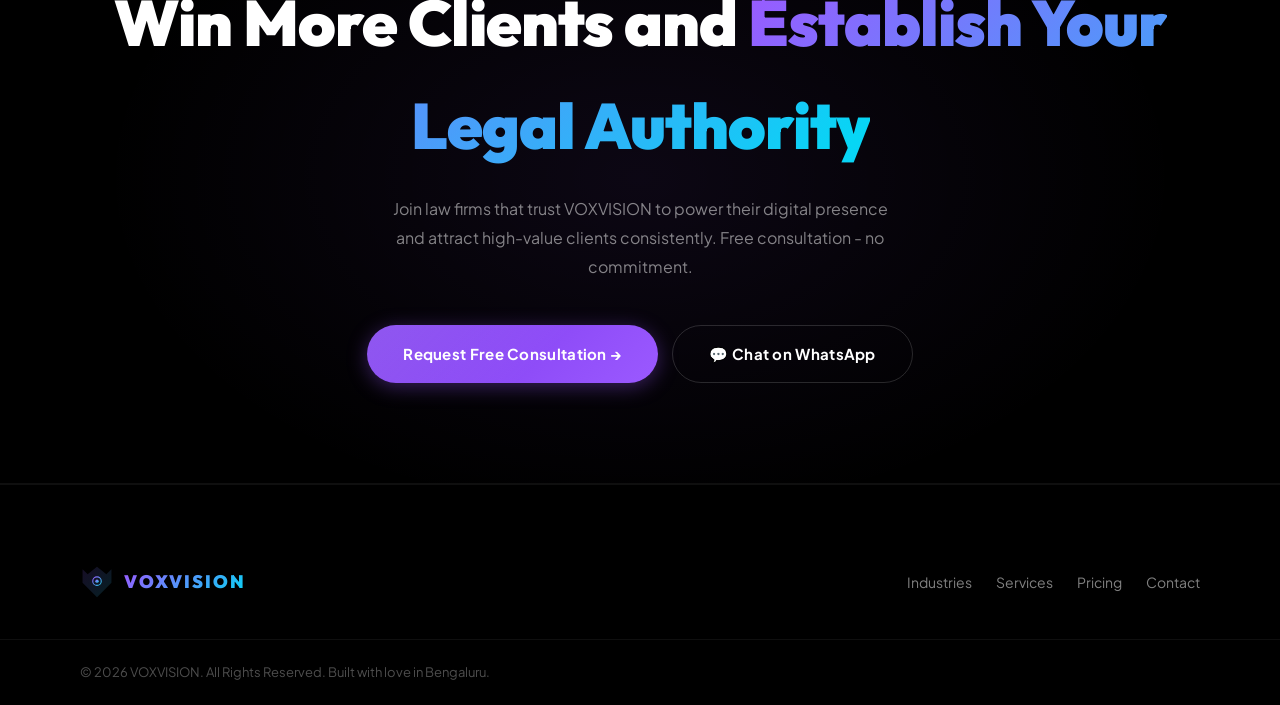
<file: pages/law.html>
﻿<!DOCTYPE html><html lang="en"><head><meta charset="UTF-8" /><meta name="viewport" content="width=device-width, initial-scale=1.0" /><title>Law Firm Website | VOXVISION - Digital Agency Bengaluru</title>
  <link rel="canonical" href="https://voxvision.in/pages/law.html" />
<meta name="description" content="Professional law firm websites with case inquiry systems, attorney profiles, practice area pages, and digital marketing." /><link rel="preconnect" href="https://fonts.googleapis.com" /><link rel="preconnect" href="https://fonts.gstatic.com" crossorigin /><link href="https://fonts.googleapis.com/css2?family=Outfit:wght@300;400;500;600;700;800;900&family=Plus+Jakarta+Sans:wght@300;400;500;600;700&display=swap" rel="stylesheet" /><link rel="stylesheet" href="https://cdn.jsdelivr.net/npm/swiper@11/swiper-bundle.min.css" /><link rel="stylesheet" href="../css/style.css" /><link rel="stylesheet" href="../css/animations.css" /><link rel="stylesheet" href="../css/responsive.css" /><style>.industry-hero{background:linear-gradient(135deg,#080808 0%,#0d1008 50%,#080808 100%);}</style>
  <meta name="robots" content="index, follow" />
  <meta name="googlebot" content="index, follow, max-snippet:-1, max-image-preview:large, max-video-preview:-1" />
  <meta name="bingbot" content="index, follow, max-snippet:-1, max-image-preview:large, max-video-preview:-1" />
  <meta name="keywords" content="law firm website, lawyer website design, legal website seo, law firm marketing, attorney website developer" />
  <meta property="og:locale" content="en_US" />
  <meta property="og:type" content="website" />
  <meta property="og:title" content="Law Firm Website | VOXVISION - Digital Agency Bengaluru" />
  <meta property="og:description" content="Professional law firm websites with case inquiry systems, attorney profiles, practice area pages, and digital marketing." />
  <meta property="og:url" content="https://voxvision.in/pages/law.html" />
  <meta property="og:site_name" content="VOXVISION" />
  <meta property="og:image" content="https://voxvision.in/images/portfolio_law.png" />
  <meta property="og:image:width" content="1200" />
  <meta property="og:image:height" content="630" />
  <meta name="twitter:card" content="summary_large_image" />
  <meta name="twitter:title" content="Law Firm Website | VOXVISION - Digital Agency Bengaluru" />
  <meta name="twitter:description" content="Professional law firm websites with case inquiry systems, attorney profiles, practice area pages, and digital marketing." />
  <meta name="twitter:image" content="https://voxvision.in/images/portfolio_law.png" />
</head><body><nav class="navbar scrolled" id="navbar"><div class="nav-container"><a href="../index.html" class="nav-logo"><svg class="logo-svg" viewBox="0 0 80 80" fill="none" xmlns="http://www.w3.org/2000/svg"><defs><linearGradient id="g1" x1="0" y1="0" x2="1" y2="1"><stop offset="0%" stop-color="#9b59ff"/><stop offset="50%" stop-color="#22d3ee"/><stop offset="100%" stop-color="#7c3aed"/></linearGradient></defs><polygon points="40,4 62,22 74,10 74,42 40,76 6,42 6,10 18,22" fill="url(#g1)" opacity="0.15"/><circle cx="40" cy="38" r="10" stroke="url(#g1)" stroke-width="2.5" fill="none"/><circle cx="40" cy="38" r="4" fill="url(#g1)"/></svg><span class="logo-text">VOXVISION</span></a><ul class="nav-links"><li><a href="../index.html#industries" class="nav-link">Industries</a></li><li><a href="../index.html#services" class="nav-link">Services</a></li><li><a href="../index.html#pricing" class="nav-link">Pricing</a></li><li><a href="../index.html#contact" class="nav-link">Contact</a></li></ul><div class="nav-cta"><a href="../index.html#contact" class="btn btn-primary btn-sm">Get Free Consultation</a></div><button class="hamburger" id="hamburger" aria-label="Toggle menu"><span></span><span></span><span></span></button></div></nav><div class="mobile-menu" id="mobile-menu"><a href="../index.html" class="mobile-link">Home</a><a href="../index.html#industries" class="mobile-link">Industries</a><a href="../index.html#services" class="mobile-link">Services</a><a href="../index.html#contact" class="mobile-link">Contact</a><a href="../index.html#contact" class="btn btn-primary" style="margin-top:8px;">Get Free Consultation</a></div><section class="industry-hero section"><div class="noise-overlay"></div><div class="glow-orb glow-purple" style="width:600px;height:600px;top:-150px;left:-200px;opacity:0.15;"></div><div class="glow-orb glow-blue" style="width:500px;height:500px;bottom:-100px;right:-150px;opacity:0.12;"></div><div class="grid-lines"></div><div class="industry-emoji-bg" aria-hidden="true">&#x2696;&#xFE0F;</div><div class="container" style="position:relative;z-index:2;"><div class="section-label fade-in">Law Firm Industry</div><h1 class="section-title fade-up stagger-1" style="font-size:clamp(40px,6vw,72px);max-width:800px;">Win More Clients With an <span class="text-gradient">Authoritative Digital Presence</span></h1><p class="section-subtitle fade-up stagger-2" style="max-width:600px;margin-bottom:40px;">We build professional law firm websites with case inquiry systems, attorney profiles, practice area pages, and digital marketing that establishes your authority and attracts high-value clients.</p><div class="hero-buttons fade-up stagger-3"><a href="../index.html#contact" class="btn btn-primary btn-lg">Get Your Law Firm Online <span class="btn-arrow">&#x2192;</span></a><a href="https://wa.me/917975882681?text=Hi!+I+want+a+website+for+my+Law+Firm." target="_blank" rel="noopener" class="btn btn-secondary btn-lg">&#x1F4AC; WhatsApp Us</a></div><div style="display:flex;gap:48px;flex-wrap:wrap;margin-top:60px;padding-top:40px;border-top:1px solid rgba(255,255,255,0.07);"><div><div style="font-family:Outfit,sans-serif;font-size:36px;font-weight:900;background:linear-gradient(135deg,#9b59ff,#22d3ee);-webkit-background-clip:text;-webkit-text-fill-color:transparent;background-clip:text;">20+</div><div style="font-size:12px;color:rgba(255,255,255,0.4);text-transform:uppercase;letter-spacing:1px;margin-top:4px;">Law Firms Served</div></div><div><div style="font-family:Outfit,sans-serif;font-size:36px;font-weight:900;background:linear-gradient(135deg,#9b59ff,#22d3ee);-webkit-background-clip:text;-webkit-text-fill-color:transparent;background-clip:text;">4x</div><div style="font-size:12px;color:rgba(255,255,255,0.4);text-transform:uppercase;letter-spacing:1px;margin-top:4px;">Client Inquiries</div></div><div><div style="font-family:Outfit,sans-serif;font-size:36px;font-weight:900;background:linear-gradient(135deg,#9b59ff,#22d3ee);-webkit-background-clip:text;-webkit-text-fill-color:transparent;background-clip:text;">10 Days</div><div style="font-size:12px;color:rgba(255,255,255,0.4);text-transform:uppercase;letter-spacing:1px;margin-top:4px;">Delivery Time</div></div></div></div></section><section class="section" style="background:var(--bg-2);"><div class="container"><div class="section-header"><div class="section-label">Website Features</div><h2 class="section-title">Everything Your Law Firm <span class="text-gradient">Website Needs</span></h2><p class="section-subtitle">A complete online presence that positions your firm as the premier legal authority and drives high-value client inquiries 24/7.</p></div><div class="industry-features-grid" data-stagger><div class="feature-check-card"><div class="feature-check">&#10003;</div><div class="feature-check-text">Case Inquiry and Consultation Booking</div></div><div class="feature-check-card"><div class="feature-check">&#10003;</div><div class="feature-check-text">Attorney and Partner Profiles</div></div><div class="feature-check-card"><div class="feature-check">&#10003;</div><div class="feature-check-text">Practice Areas Overview</div></div><div class="feature-check-card"><div class="feature-check">&#10003;</div><div class="feature-check-text">Case Studies and Success Stories</div></div><div class="feature-check-card"><div class="feature-check">&#10003;</div><div class="feature-check-text">Legal Blog and Articles</div></div><div class="feature-check-card"><div class="feature-check">&#10003;</div><div class="feature-check-text">Client Testimonials</div></div><div class="feature-check-card"><div class="feature-check">&#10003;</div><div class="feature-check-text">WhatsApp Chat Integration</div></div><div class="feature-check-card"><div class="feature-check">&#10003;</div><div class="feature-check-text">Secure Contact Forms</div></div><div class="feature-check-card"><div class="feature-check">&#10003;</div><div class="feature-check-text">Google Business Profile</div></div><div class="feature-check-card"><div class="feature-check">&#10003;</div><div class="feature-check-text">Full SEO Optimization</div></div><div class="feature-check-card"><div class="feature-check">&#10003;</div><div class="feature-check-text">Multi-language Support</div></div><div class="feature-check-card"><div class="feature-check">&#10003;</div><div class="feature-check-text">Admin Dashboard</div></div></div></div></section><section class="section" style="background:var(--bg);"><div class="container"><div class="section-header"><div class="section-label">Our Process</div><h2 class="section-title">How We <span class="text-gradient">Build Your Law Firm Website</span></h2><p class="section-subtitle">A 4-step process that delivers a professional, authority-building website that wins client trust from the very first click.</p></div><div class="process-grid" data-stagger><div class="process-card"><div class="process-step-number">1</div><div class="process-card-title">Discovery Call</div><div class="process-card-desc">We understand your firm specialties, target clients, practice areas, and competitive landscape in a free 30-minute consultation.</div></div><div class="process-card"><div class="process-step-number">2</div><div class="process-card-title">Design and Plan</div><div class="process-card-desc">Authoritative, trust-building design that conveys credibility and legal expertise. You review and approve before we build anything.</div></div><div class="process-card"><div class="process-step-number">3</div><div class="process-card-title">Build and Integrate</div><div class="process-card-desc">Case inquiry system, attorney profiles, legal blog, and all integrations built and delivered in 10-14 business days.</div></div><div class="process-card"><div class="process-step-number">4</div><div class="process-card-title">Launch and Grow</div><div class="process-card-desc">Launch with local SEO strategy and LinkedIn/social media presence that consistently attracts high-value clients to your firm.</div></div></div></div></section><section class="section social-section"><div class="container"><div class="section-header"><div class="section-label">Social Media Management</div><h2 class="section-title">Build Legal Authority and <span class="text-gradient">Attract High-Value Clients</span></h2><p class="section-subtitle">We create thought leadership content that positions your firm as the go-to legal experts in your practice areas.</p></div><div class="social-services-grid" data-stagger><div class="social-service-card"><div class="social-service-icon">&#x1F4F8;</div><div class="social-service-name">Instagram Growth</div></div><div class="social-service-card"><div class="social-service-icon">&#x1F4D8;</div><div class="social-service-name">Facebook Management</div></div><div class="social-service-card"><div class="social-service-icon">&#x1F517;</div><div class="social-service-name">LinkedIn Authority</div></div><div class="social-service-card"><div class="social-service-icon">&#x1F4C5;</div><div class="social-service-name">Content Calendar</div></div><div class="social-service-card"><div class="social-service-icon">&#x1F3AC;</div><div class="social-service-name">Legal Video Content</div></div><div class="social-service-card"><div class="social-service-icon">&#x1F3AF;</div><div class="social-service-name">Ad Campaigns</div></div><div class="social-service-card"><div class="social-service-icon">&#x2B50;</div><div class="social-service-name">Brand Strategy</div></div><div class="social-service-card"><div class="social-service-icon">&#x1F4CA;</div><div class="social-service-name">Monthly Analytics</div></div></div></div></section><section class="section" style="background:var(--bg);"><div class="container"><div class="section-header"><div class="section-label">Transparent Pricing</div><h2 class="section-title">Choose Your <span class="text-gradient">Growth Plan</span></h2><p class="section-subtitle">No hidden fees. No surprises. A professional digital presence that wins cases before the courtroom.</p></div><div class="industry-pricing-grid" data-stagger><div class="ind-pricing-card"><div class="ind-pricing-name">Starter</div><div class="ind-pricing-price">Rs. 17,999</div><div class="ind-pricing-period">One-time setup</div><div class="ind-pricing-divider"></div><ul class="ind-pricing-features"><li>5-Page Professional Website</li><li>Attorney Profiles</li><li>Practice Areas Page</li><li>Case Enquiry Form</li><li>WhatsApp Integration</li><li>Basic SEO Setup</li><li>1 Month Free Support</li></ul><a href="../index.html#contact" class="btn btn-secondary" style="width:100%;justify-content:center;">Get Started &#x2192;</a></div><div class="ind-pricing-card featured"><div class="ind-pricing-badge">Most Popular</div><div class="ind-pricing-name">Growth</div><div class="ind-pricing-price">Rs. 32,999</div><div class="ind-pricing-period">One-time + Rs. 4,499/mo social</div><div class="ind-pricing-divider"></div><ul class="ind-pricing-features"><li>12-Page Premium Website</li><li>Consultation Booking System</li><li>Full Practice Area Pages</li><li>Case Studies Section</li><li>Legal Blog Setup</li><li>LinkedIn + Social Management</li><li>12 Posts per Month</li><li>Advanced SEO Optimization</li><li>3 Months Free Support</li></ul><a href="../index.html#contact" class="btn btn-primary" style="width:100%;justify-content:center;">Get Started &#x2192;</a></div><div class="ind-pricing-card"><div class="ind-pricing-name">Elite</div><div class="ind-pricing-price">Rs. 62,999</div><div class="ind-pricing-period">One-time + Rs. 8,499/mo social</div><div class="ind-pricing-divider"></div><ul class="ind-pricing-features"><li>Unlimited Pages + CRM Integration</li><li>Multi-branch Support</li><li>Legal Content Marketing</li><li>Authority Building Posts</li><li>Google and LinkedIn Ads</li><li>Full Social Management</li><li>WhatsApp Automation</li><li>Monthly Performance Reports</li><li>6 Months Priority Support</li></ul><a href="../index.html#contact" class="btn btn-secondary" style="width:100%;justify-content:center;">Get Started &#x2192;</a></div></div></div></section><section class="section" style="background:var(--bg-2);"><div class="container"><div class="section-header"><div class="section-label">Client Stories</div><h2 class="section-title">What Our <span class="text-gradient">Law Firm Clients Say</span></h2><p class="section-subtitle">Real results from law firms across Bengaluru who built digital authority with VOXVISION.</p></div><div class="testimonials-grid" data-stagger><div class="testimonial-card"><div class="testimonial-stars">&#x2605;&#x2605;&#x2605;&#x2605;&#x2605;</div><div class="testimonial-text">"VOXVISION built us a website that immediately communicates trust and authority. Our online consultation requests tripled within 6 weeks. Clients often say they chose us because our website looked the most professional among all firms they checked."</div><div class="testimonial-divider"></div><div class="testimonial-author"><div class="testimonial-avatar">RN</div><div><div class="testimonial-name">Adv. Ramesh Naidu</div><div class="testimonial-role">Senior Partner, Naidu and Associates, MG Road</div></div></div></div><div class="testimonial-card"><div class="testimonial-stars">&#x2605;&#x2605;&#x2605;&#x2605;&#x2605;</div><div class="testimonial-text">"Their LinkedIn content strategy positioned me as a thought leader in family law. I now get speaking invitations and client referrals that directly trace back to their social media work. The ROI has been exceptional and keeps growing."</div><div class="testimonial-divider"></div><div class="testimonial-author"><div class="testimonial-avatar">SS</div><div><div class="testimonial-name">Adv. Sunita Sharma</div><div class="testimonial-role">Founder, Family Law Chambers, Bengaluru</div></div></div></div><div class="testimonial-card"><div class="testimonial-stars">&#x2605;&#x2605;&#x2605;&#x2605;&#x2605;</div><div class="testimonial-text">"The case inquiry system they built with automated follow-up is seamless. We never miss a potential client now. The website design conveys the premium quality that perfectly matches our legal services and the reputation we have built."</div><div class="testimonial-divider"></div><div class="testimonial-author"><div class="testimonial-avatar">KJ</div><div><div class="testimonial-name">Adv. Kiran Joshi</div><div class="testimonial-role">Partner, Corporate Legal Advisors, Bengaluru</div></div></div></div></div></div></section><section class="section" style="background:var(--bg);"><div class="container"><div class="section-header"><div class="section-label">FAQ</div><h2 class="section-title">Frequently Asked <span class="text-gradient">Questions</span></h2><p class="section-subtitle">Everything you need to know about getting your law firm website built by VOXVISION.</p></div><div class="faq-list"><div class="faq-item"><div class="faq-question"><span class="faq-q-text">Can potential clients book consultations through the website?</span><span class="faq-toggle">+</span></div><div class="faq-answer"><div class="faq-answer-inner">Yes - all Growth and Elite plans include an online consultation booking system with calendar integration and automated WhatsApp confirmation messages sent immediately after a client submits a booking.</div></div></div><div class="faq-item"><div class="faq-question"><span class="faq-q-text">Do you understand legal industry SEO?</span><span class="faq-toggle">+</span></div><div class="faq-answer"><div class="faq-answer-inner">Absolutely. We optimize for practice area keywords, local city searches, and Google Business Profile to rank your firm prominently. Most law firm clients appear on page 1 of Google within 60-90 days of launch.</div></div></div><div class="faq-item"><div class="faq-question"><span class="faq-q-text">What social media platforms work best for law firms?</span><span class="faq-toggle">+</span></div><div class="faq-answer"><div class="faq-answer-inner">LinkedIn is primary for corporate and B2B practice areas. Facebook and Instagram work well for family law, property disputes, and consumer rights. We create appropriate, compliant content for each platform based on your specialization.</div></div></div><div class="faq-item"><div class="faq-question"><span class="faq-q-text">Can you help with content for our legal blog?</span><span class="faq-toggle">+</span></div><div class="faq-answer"><div class="faq-answer-inner">Yes - our content team works with your attorneys to create legally accurate, SEO-optimized blog articles that establish authority and rank for relevant legal queries, driving a steady stream of potential clients to your website organically.</div></div></div></div></div></section><section class="cta-banner"><div class="container"><h2 class="cta-title">Win More Clients and <span class="text-gradient">Establish Your Legal Authority</span></h2><p class="cta-subtitle">Join law firms that trust VOXVISION to power their digital presence and attract high-value clients consistently. Free consultation - no commitment.</p><div class="cta-buttons"><a href="../index.html#contact" class="btn btn-primary btn-lg">Request Free Consultation &#x2192;</a><a href="https://wa.me/917975882681?text=Hi!+I+want+a+website+for+my+Law+Firm." target="_blank" rel="noopener" class="btn btn-secondary btn-lg">&#x1F4AC; Chat on WhatsApp</a></div></div></section><footer><div class="container"><div style="display:flex;align-items:center;justify-content:space-between;flex-wrap:wrap;gap:16px;padding-bottom:40px;"><a href="../index.html" class="nav-logo"><svg class="logo-svg" viewBox="0 0 80 80" fill="none" xmlns="http://www.w3.org/2000/svg"><defs><linearGradient id="gf" x1="0" y1="0" x2="1" y2="1"><stop offset="0%" stop-color="#9b59ff"/><stop offset="100%" stop-color="#22d3ee"/></linearGradient></defs><polygon points="40,4 62,22 74,10 74,42 40,76 6,42 6,10 18,22" fill="url(#gf)" opacity="0.15"/><circle cx="40" cy="38" r="10" stroke="url(#gf)" stroke-width="2.5" fill="none"/><circle cx="40" cy="38" r="4" fill="url(#gf)"/></svg><span class="logo-text">VOXVISION</span></a><div style="display:flex;gap:24px;flex-wrap:wrap;"><a href="../index.html#industries" class="footer-link">Industries</a><a href="../index.html#services" class="footer-link">Services</a><a href="../index.html#pricing" class="footer-link">Pricing</a><a href="../index.html#contact" class="footer-link">Contact</a></div></div></div><div class="footer-bottom"><div class="container" style="display:flex;align-items:center;justify-content:space-between;flex-wrap:wrap;gap:12px;"><p class="footer-copy">&#169; 2026 VOXVISION. All Rights Reserved. Built with love in Bengaluru.</p></div></div></footer><a href="https://wa.me/917975882681?text=Hello%20VOXVISION!%20I%20want%20to%20discuss%20a%20project." target="_blank" rel="noopener" class="whatsapp-fab" aria-label="Chat on WhatsApp"><svg class="whatsapp-icon" viewBox="0 0 24 24" fill="white"><path d="M17.472 14.382c-.297-.149-1.758-.867-2.03-.967-.273-.099-.471-.148-.67.15-.197.297-.767.966-.94 1.164-.173.199-.347.223-.644.075-.297-.15-1.255-.463-2.39-1.475-.883-.788-1.48-1.761-1.653-2.059-.173-.297-.018-.458.13-.606.134-.133.298-.347.446-.52.149-.174.198-.298.298-.497.099-.198.05-.371-.025-.52-.075-.149-.669-1.612-.916-2.207-.242-.579-.487-.5-.669-.51-.173-.008-.371-.01-.57-.01-.198 0-.52.074-.792.372-.272.297-1.04 1.016-1.04 2.479 0 1.462 1.065 2.875 1.213 3.074.149.198 2.096 3.2 5.077 4.487.709.306 1.262.489 1.694.625.712.227 1.36.195 1.871.118.571-.085 1.758-.719 2.006-1.413.248-.694.248-1.289.173-1.413-.074-.124-.272-.198-.57-.347m-5.421 7.403h-.004a9.87 9.87 0 01-5.031-1.378l-.361-.214-3.741.982.998-3.648-.235-.374a9.86 9.86 0 01-1.51-5.26c.001-5.45 4.436-9.884 9.888-9.884 2.64 0 5.122 1.03 6.988 2.898a9.825 9.825 0 012.893 6.994c-.003 5.45-4.437 9.884-9.885 9.884m8.413-18.297A11.815 11.815 0 0012.05 0C5.495 0 .16 5.335.157 11.892c0 2.096.547 4.142 1.588 5.945L.057 24l6.305-1.654a11.882 11.882 0 005.683 1.448h.005c6.554 0 11.89-5.335 11.893-11.893a11.821 11.821 0 00-3.48-8.413z"/></svg></a><script src="https://cdn.jsdelivr.net/npm/swiper@11/swiper-bundle.min.js"></script><script src="../js/animations.js"></script><script src="../js/main.js"></script></body></html>
</file>
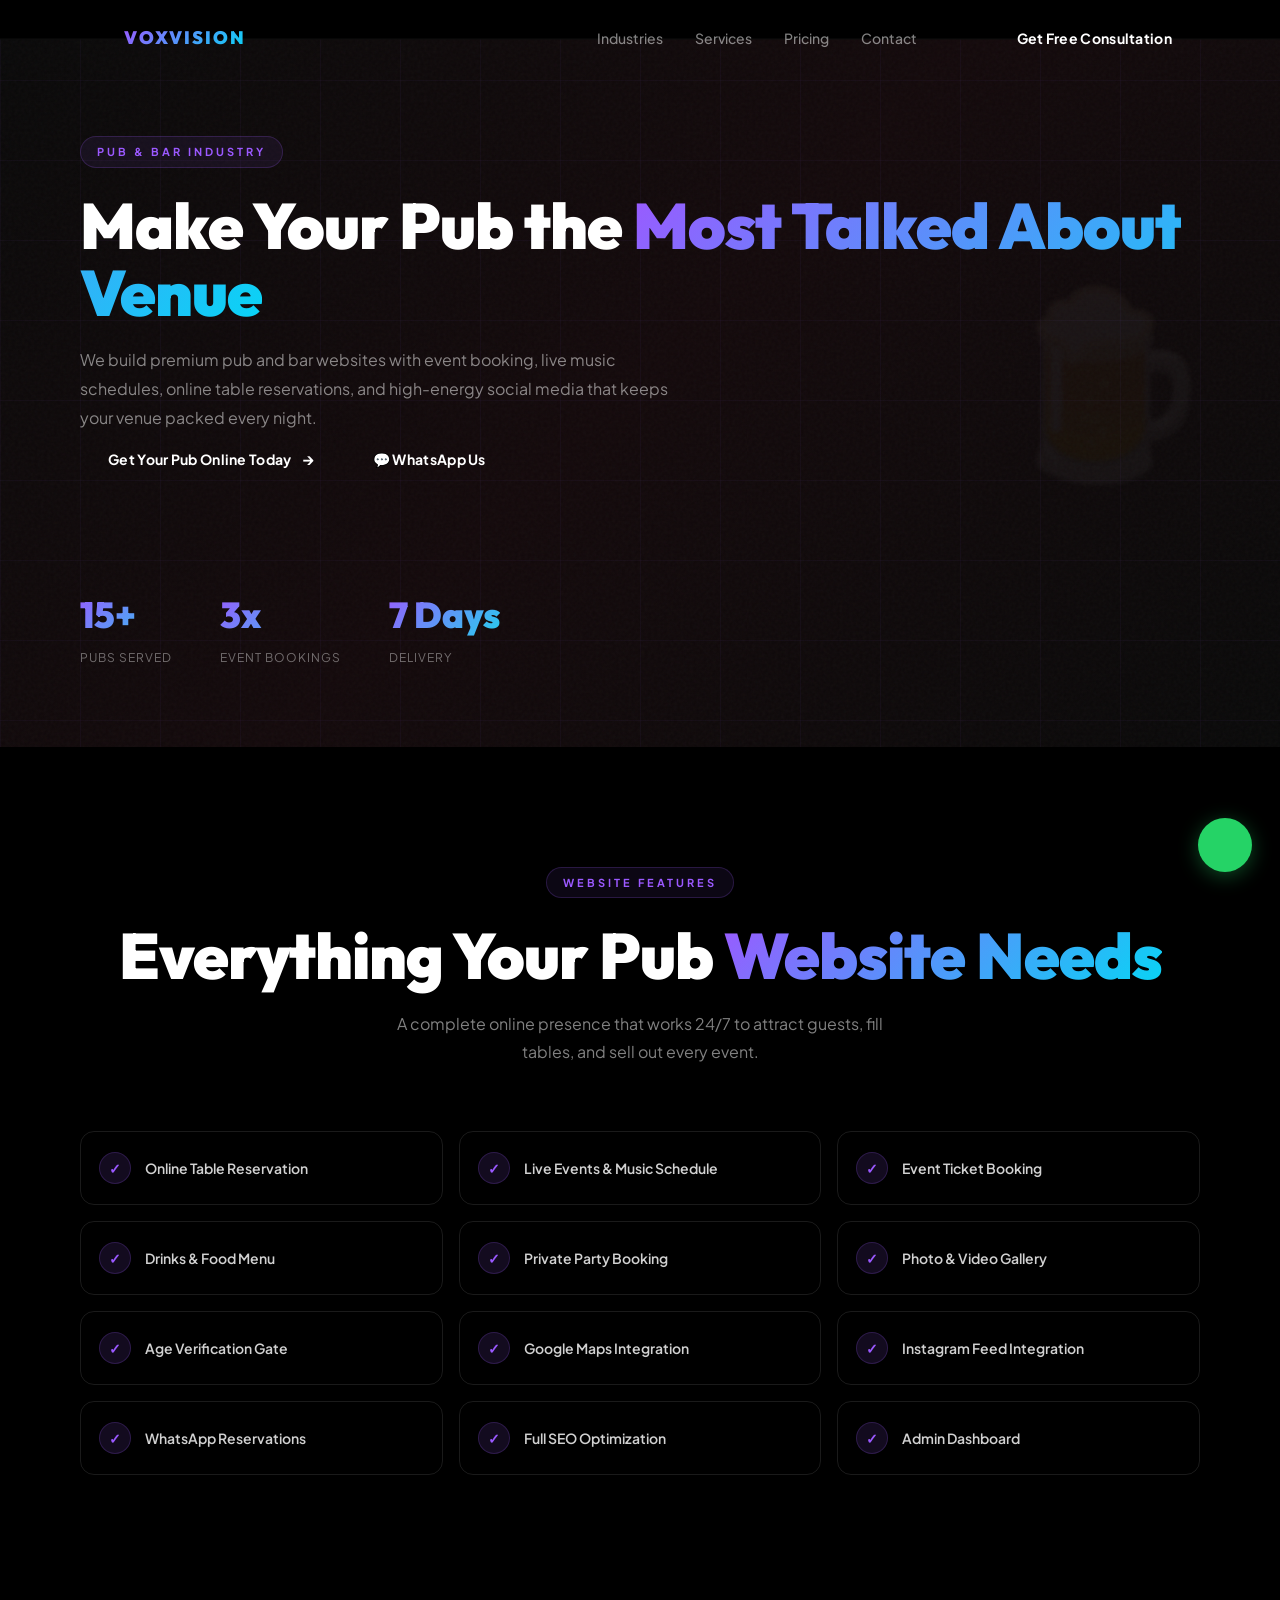
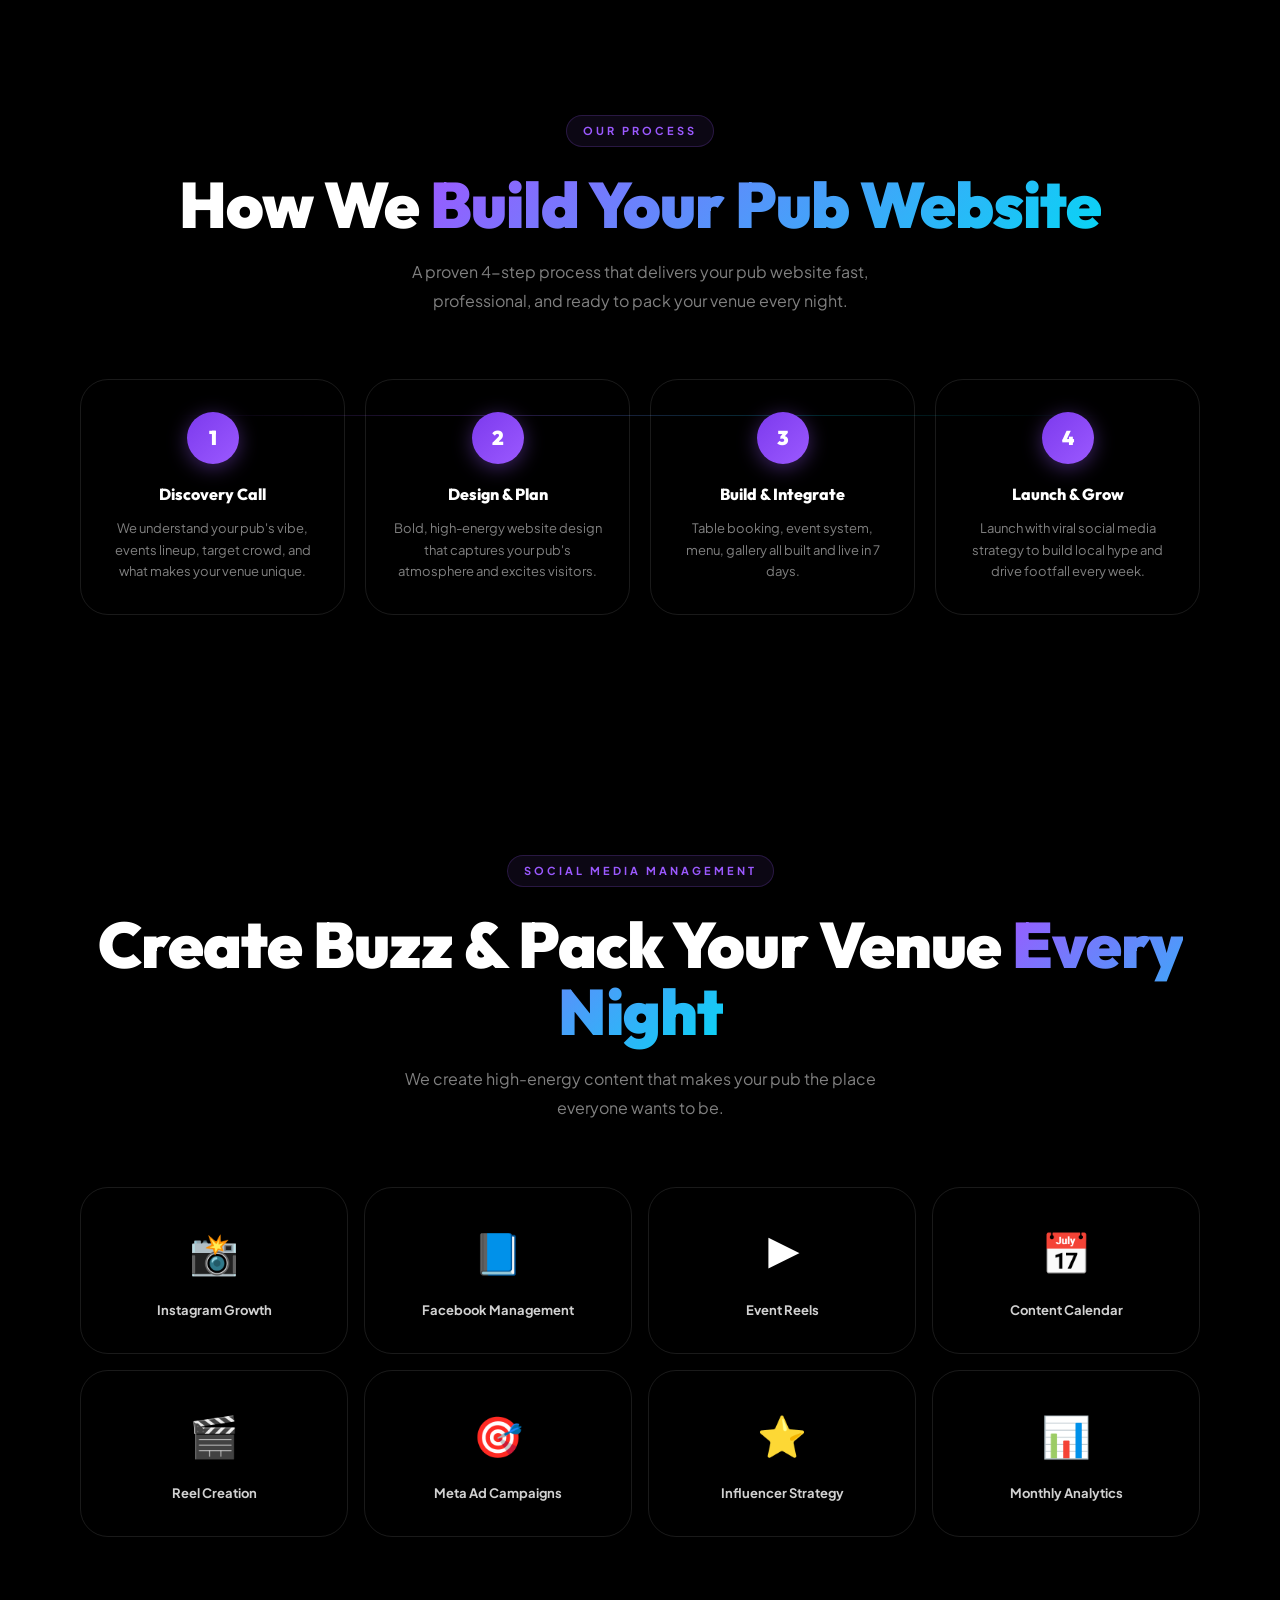
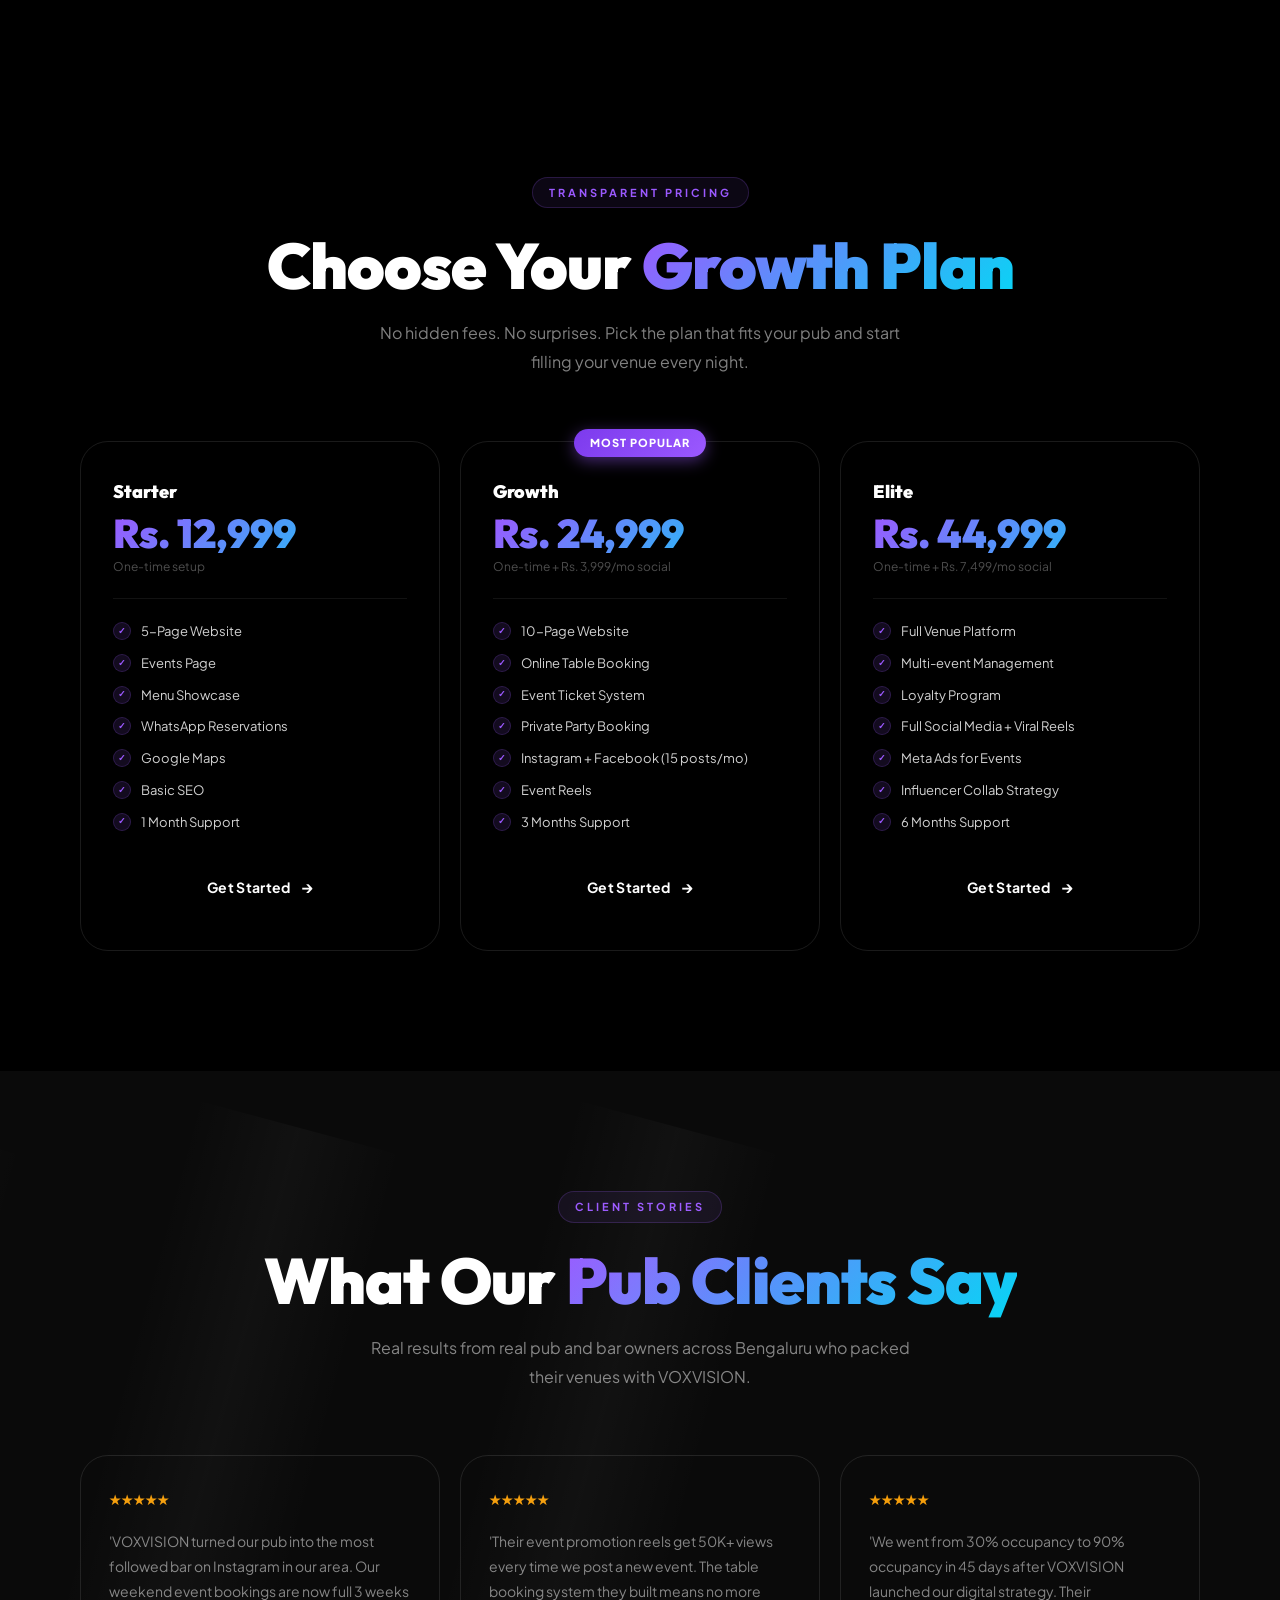
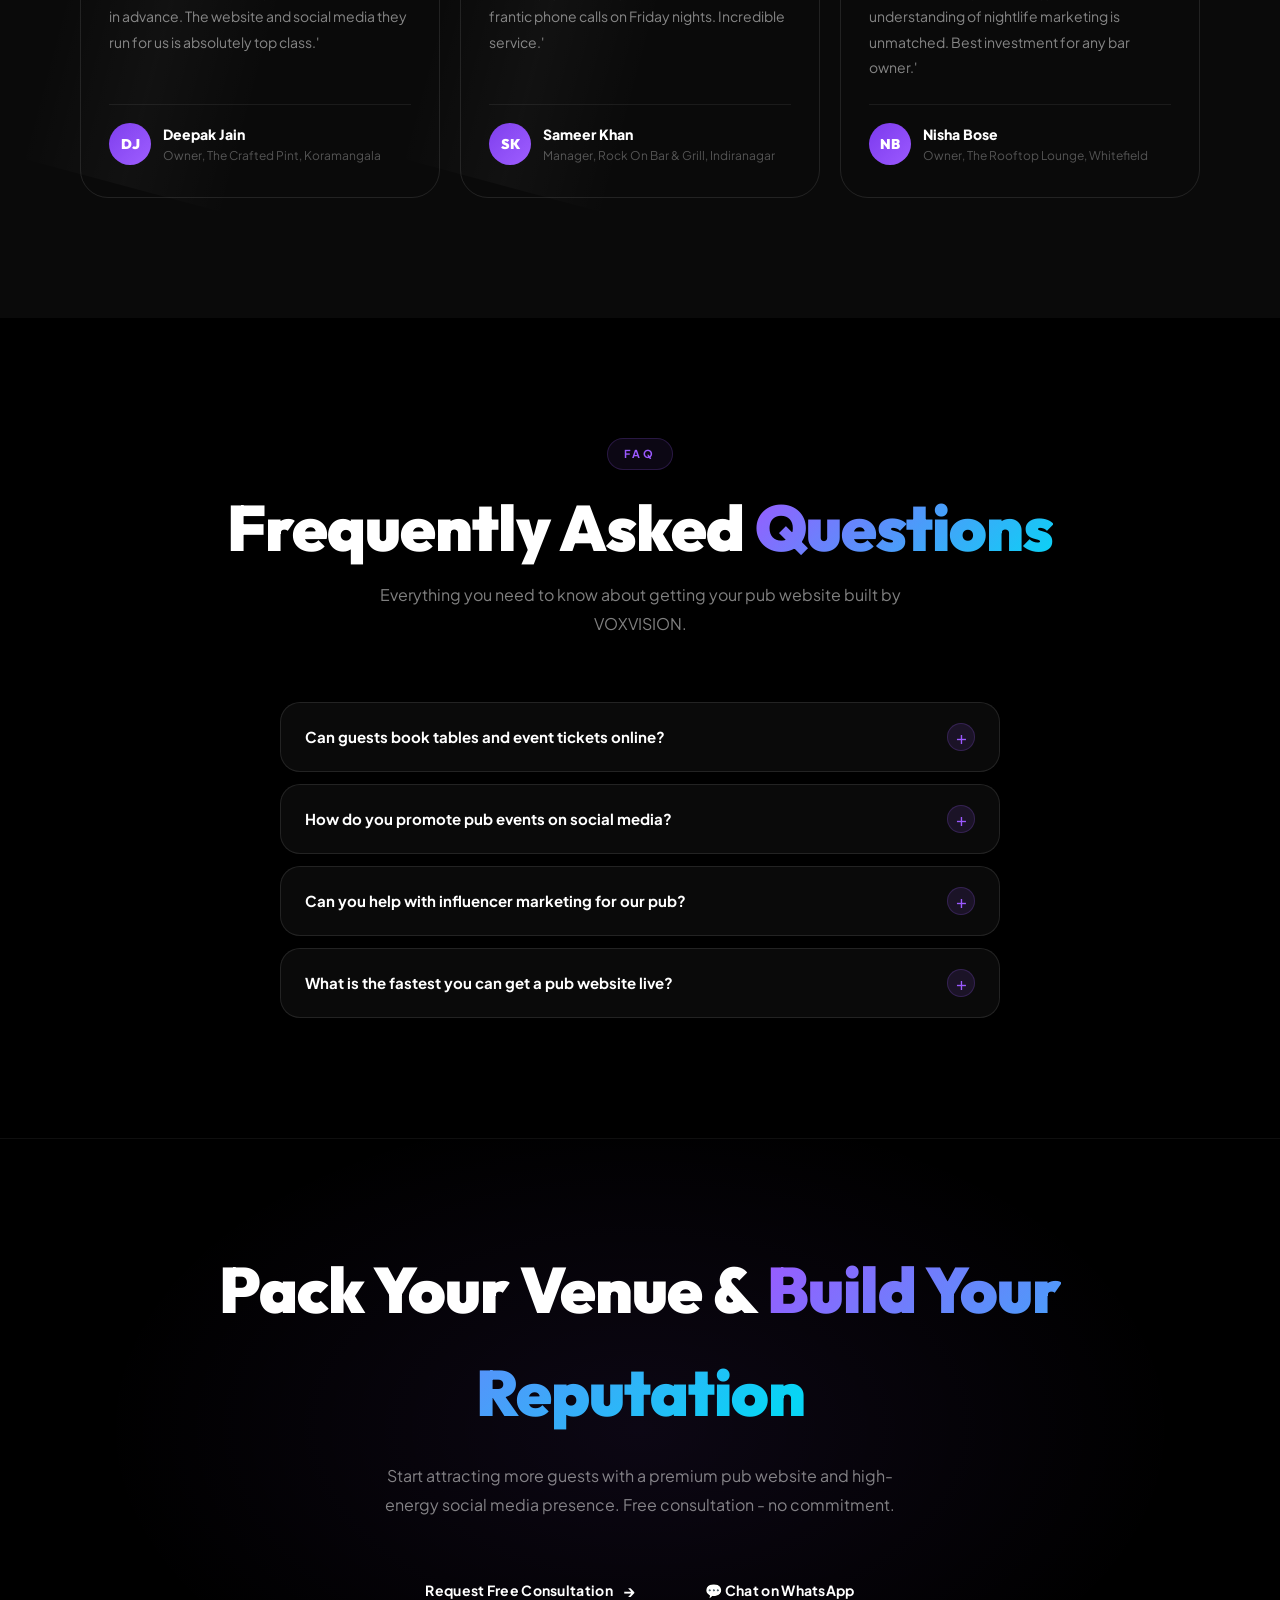
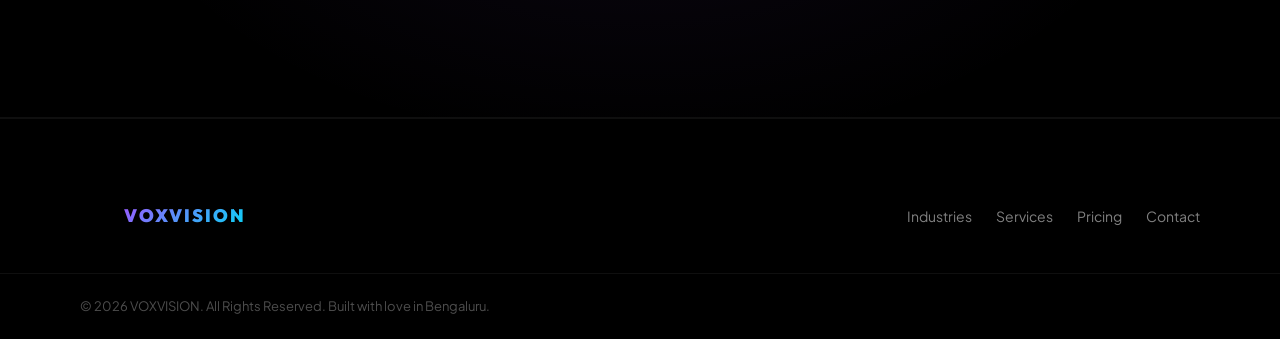
<file: pages/pub.html>
﻿<!DOCTYPE html>
<html lang=en>
<head>
  <meta charset=UTF-8 />
  <meta name=viewport content=width=device-width, initial-scale=1.0 />
  <title>Pub &amp; Bar Website | VOXVISION - Digital Agency Bengaluru</title>
  <link rel="canonical" href="https://voxvision.in/pages/pub.html" />

  <meta name=description content=Grow your pub and bar with a powerful digital presence. Table reservations, event booking, live music schedules, and social media management by VOXVISION. />
  <link rel=canonical href=https://voxvision.in/pages/pub.html />
  <link rel=preconnect href=https://fonts.googleapis.com />
  <link rel=preconnect href=https://fonts.gstatic.com crossorigin />
  <link href=https://fonts.googleapis.com/css2?family=Outfit:wght@300;400;500;600;700;800;900&amp;family=Plus+Jakarta+Sans:wght@300;400;500;600;700&amp;display=swap rel=stylesheet />
  <link rel=stylesheet href=https://cdn.jsdelivr.net/npm/swiper@11/swiper-bundle.min.css />
  <link rel=stylesheet href=../css/style.css />
  <link rel=stylesheet href=../css/animations.css />
  <link rel=stylesheet href=../css/responsive.css />
  <style>
    .industry-hero { background: linear-gradient(135deg, #080808 0%, #12080a 50%, #080808 100%); }
  </style>

  <meta name="robots" content="index, follow" />
  <meta name="googlebot" content="index, follow, max-snippet:-1, max-image-preview:large, max-video-preview:-1" />
  <meta name="bingbot" content="index, follow, max-snippet:-1, max-image-preview:large, max-video-preview:-1" />
  <meta name="keywords" content="pub website development, bar website design, pub social media, nightlife marketing, restaurant bar website" />
  <meta property="og:locale" content="en_US" />
  <meta property="og:type" content="website" />
  <meta property="og:title" content="Pub &amp; Bar Website | VOXVISION - Digital Agency Bengaluru" />
  <meta property="og:description" content="Premium digital agency offering website development, SEO, and social media." />
  <meta property="og:url" content="https://voxvision.in/pages/pub.html" />
  <meta property="og:site_name" content="VOXVISION" />
  <meta property="og:image" content="https://voxvision.in/images/portfolio_pub.png" />
  <meta property="og:image:width" content="1200" />
  <meta property="og:image:height" content="630" />
  <meta name="twitter:card" content="summary_large_image" />
  <meta name="twitter:title" content="Pub &amp; Bar Website | VOXVISION - Digital Agency Bengaluru" />
  <meta name="twitter:description" content="Premium digital agency offering website development, SEO, and social media." />
  <meta name="twitter:image" content="https://voxvision.in/images/portfolio_pub.png" />
</head>
<body>
<!-- NAVBAR -->
<nav class=navbar scrolled id=navbar>
  <div class=nav-container>
    <a href=../index.html class=nav-logo>
      <svg class=logo-svg viewBox=0 0 80 80 fill=none xmlns=http://www.w3.org/2000/svg><defs><linearGradient id=g1 x1=0 y1=0 x2=1 y2=1><stop offset=0% stop-color=#9b59ff/><stop offset=50% stop-color=#22d3ee/><stop offset=100% stop-color=#7c3aed/></linearGradient></defs><polygon points=40,4 62,22 74,10 74,42 40,76 6,42 6,10 18,22 fill=url(#g1) opacity=0.15/><polyline points=18,22 6,10 6,42 stroke=url(#g1) stroke-width=3 fill=none stroke-linecap=round/><polyline points=62,22 74,10 74,42 stroke=url(#g1) stroke-width=3 fill=none stroke-linecap=round/><polyline points=6,42 40,76 74,42 stroke=url(#g1) stroke-width=3.5 fill=none stroke-linecap=round stroke-linejoin=round/><line x1=18 y1=22 x2=40 y2=44 stroke=url(#g1) stroke-width=2.5 stroke-linecap=round/><line x1=62 y1=22 x2=40 y2=44 stroke=url(#g1) stroke-width=2.5 stroke-linecap=round/><circle cx=40 cy=38 r=10 stroke=url(#g1) stroke-width=2.5 fill=none/><circle cx=40 cy=38 r=4 fill=url(#g1)/><line x1=40 y1=28 x2=40 y2=44 stroke=url(#g1) stroke-width=1.5 stroke-linecap=round/></svg>
      <span class=logo-text>VOXVISION</span>
    </a>
    <ul class=nav-links>
      <li><a href=../index.html#industries class=nav-link>Industries</a></li>
      <li><a href=../index.html#services class=nav-link>Services</a></li>
      <li><a href=../index.html#pricing class=nav-link>Pricing</a></li>
      <li><a href=../index.html#contact class=nav-link>Contact</a></li>
    </ul>
    <div class=nav-cta>
      <a href=../index.html#contact class=btn btn-primary btn-sm>Get Free Consultation</a>
    </div>
    <button class=hamburger id=hamburger aria-label=Toggle menu><span></span><span></span><span></span></button>
  </div>
</nav>
<div class=mobile-menu id=mobile-menu>
  <a href=../index.html class=mobile-link>Home</a>
  <a href=../index.html#industries class=mobile-link>Industries</a>
  <a href=../index.html#services class=mobile-link>Services</a>
  <a href=../index.html#contact class=mobile-link>Contact</a>
  <a href=../index.html#contact class=btn btn-primary style=margin-top:8px;>Get Free Consultation</a>
</div>
<!-- HERO -->
<section class=industry-hero section>
  <div class=noise-overlay></div>
  <div class=glow-orb glow-purple style=width:600px;height:600px;top:-150px;left:-200px;opacity:0.15;></div>
  <div class=glow-orb glow-blue style=width:500px;height:500px;bottom:-100px;right:-150px;opacity:0.12;></div>
  <div class=grid-lines></div>
  <div class=industry-emoji-bg aria-hidden=true>&#x1F37A;</div>
  <div class=container style=position:relative;z-index:2;>
    <div class=section-label fade-in>Pub &amp; Bar Industry</div>
    <h1 class=section-title fade-up stagger-1 style=font-size: clamp(40px,6vw,72px); max-width:800px;>
      Make Your Pub the <span class=text-gradient>Most Talked About Venue</span>
    </h1>
    <p class=section-subtitle fade-up stagger-2 style=max-width:600px; margin-bottom:40px;>
      We build premium pub and bar websites with event booking, live music schedules, online table reservations, and high-energy social media that keeps your venue packed every night.
    </p>
    <div class=hero-buttons fade-up stagger-3>
      <a href=../index.html#contact class=btn btn-primary btn-lg>Get Your Pub Online Today <span class=btn-arrow>&#x2192;</span></a>
      <a href=https://wa.me/917975882681?text=Hi!+I+want+a+website+for+my+Pub. target=_blank rel=noopener class=btn btn-secondary btn-lg>&#x1F4AC; WhatsApp Us</a>
    </div>
    <div style=display:flex;gap:48px;flex-wrap:wrap;margin-top:60px;padding-top:40px;border-top:1px solid rgba(255,255,255,0.07);>
      <div><div style=font-family:'Outfit',sans-serif;font-size:36px;font-weight:900;background:linear-gradient(135deg,#9b59ff,#22d3ee);-webkit-background-clip:text;-webkit-text-fill-color:transparent;background-clip:text;>15+</div><div style=font-size:12px;color:rgba(255,255,255,0.4);text-transform:uppercase;letter-spacing:1px;margin-top:4px;>Pubs Served</div></div>
      <div><div style=font-family:'Outfit',sans-serif;font-size:36px;font-weight:900;background:linear-gradient(135deg,#9b59ff,#22d3ee);-webkit-background-clip:text;-webkit-text-fill-color:transparent;background-clip:text;>3x</div><div style=font-size:12px;color:rgba(255,255,255,0.4);text-transform:uppercase;letter-spacing:1px;margin-top:4px;>Event Bookings</div></div>
      <div><div style=font-family:'Outfit',sans-serif;font-size:36px;font-weight:900;background:linear-gradient(135deg,#9b59ff,#22d3ee);-webkit-background-clip:text;-webkit-text-fill-color:transparent;background-clip:text;>7 Days</div><div style=font-size:12px;color:rgba(255,255,255,0.4);text-transform:uppercase;letter-spacing:1px;margin-top:4px;>Delivery</div></div>
    </div>
  </div>
</section>
<!-- WEBSITE FEATURES -->
<section class=section style=background: var(--bg-2);>
  <div class=container>
    <div class=section-header>
      <div class=section-label>Website Features</div>
      <h2 class=section-title>Everything Your Pub <span class=text-gradient>Website Needs</span></h2>
      <p class=section-subtitle>A complete online presence that works 24/7 to attract guests, fill tables, and sell out every event.</p>
    </div>
    <div class=industry-features-grid data-stagger>
      <div class=feature-check-card><div class=feature-check>&#10003;</div><div class=feature-check-text>Online Table Reservation</div></div>
      <div class=feature-check-card><div class=feature-check>&#10003;</div><div class=feature-check-text>Live Events &amp; Music Schedule</div></div>
      <div class=feature-check-card><div class=feature-check>&#10003;</div><div class=feature-check-text>Event Ticket Booking</div></div>
      <div class=feature-check-card><div class=feature-check>&#10003;</div><div class=feature-check-text>Drinks &amp; Food Menu</div></div>
      <div class=feature-check-card><div class=feature-check>&#10003;</div><div class=feature-check-text>Private Party Booking</div></div>
      <div class=feature-check-card><div class=feature-check>&#10003;</div><div class=feature-check-text>Photo &amp; Video Gallery</div></div>
      <div class=feature-check-card><div class=feature-check>&#10003;</div><div class=feature-check-text>Age Verification Gate</div></div>
      <div class=feature-check-card><div class=feature-check>&#10003;</div><div class=feature-check-text>Google Maps Integration</div></div>
      <div class=feature-check-card><div class=feature-check>&#10003;</div><div class=feature-check-text>Instagram Feed Integration</div></div>
      <div class=feature-check-card><div class=feature-check>&#10003;</div><div class=feature-check-text>WhatsApp Reservations</div></div>
      <div class=feature-check-card><div class=feature-check>&#10003;</div><div class=feature-check-text>Full SEO Optimization</div></div>
      <div class=feature-check-card><div class=feature-check>&#10003;</div><div class=feature-check-text>Admin Dashboard</div></div>
    </div>
  </div>
</section>
<!-- HOW WE WORK -->
<section class=section style=background: var(--bg);>
  <div class=container>
    <div class=section-header>
      <div class=section-label>Our Process</div>
      <h2 class=section-title>How We <span class=text-gradient>Build Your Pub Website</span></h2>
      <p class=section-subtitle>A proven 4-step process that delivers your pub website fast, professional, and ready to pack your venue every night.</p>
    </div>
    <div class=process-grid data-stagger>
      <div class=process-card>
        <div class=process-step-number>1</div>
        <div class=process-card-title>Discovery Call</div>
        <div class=process-card-desc>We understand your pub's vibe, events lineup, target crowd, and what makes your venue unique.</div>
      </div>
      <div class=process-card>
        <div class=process-step-number>2</div>
        <div class=process-card-title>Design &amp; Plan</div>
        <div class=process-card-desc>Bold, high-energy website design that captures your pub's atmosphere and excites visitors.</div>
      </div>
      <div class=process-card>
        <div class=process-step-number>3</div>
        <div class=process-card-title>Build &amp; Integrate</div>
        <div class=process-card-desc>Table booking, event system, menu, gallery all built and live in 7 days.</div>
      </div>
      <div class=process-card>
        <div class=process-step-number>4</div>
        <div class=process-card-title>Launch &amp; Grow</div>
        <div class=process-card-desc>Launch with viral social media strategy to build local hype and drive footfall every week.</div>
      </div>
    </div>
  </div>
</section>
<!-- SOCIAL MEDIA -->
<section class=section social-section>
  <div class=container>
    <div class=section-header>
      <div class=section-label>Social Media Management</div>
      <h2 class=section-title>Create Buzz &amp; Pack Your Venue <span class=text-gradient>Every Night</span></h2>
      <p class=section-subtitle>We create high-energy content that makes your pub the place everyone wants to be.</p>
    </div>
    <div class=social-services-grid data-stagger>
      <div class=social-service-card><div class=social-service-icon>&#x1F4F8;</div><div class=social-service-name>Instagram Growth</div></div>
      <div class=social-service-card><div class=social-service-icon>&#x1F4D8;</div><div class=social-service-name>Facebook Management</div></div>
      <div class=social-service-card><div class=social-service-icon>&#x25B6;&#xFE0F;</div><div class=social-service-name>Event Reels</div></div>
      <div class=social-service-card><div class=social-service-icon>&#x1F4C5;</div><div class=social-service-name>Content Calendar</div></div>
      <div class=social-service-card><div class=social-service-icon>&#x1F3AC;</div><div class=social-service-name>Reel Creation</div></div>
      <div class=social-service-card><div class=social-service-icon>&#x1F3AF;</div><div class=social-service-name>Meta Ad Campaigns</div></div>
      <div class=social-service-card><div class=social-service-icon>&#x2B50;</div><div class=social-service-name>Influencer Strategy</div></div>
      <div class=social-service-card><div class=social-service-icon>&#x1F4CA;</div><div class=social-service-name>Monthly Analytics</div></div>
    </div>
  </div>
</section>
<!-- PRICING -->
<section class=section style=background:var(--bg);>
  <div class=container>
    <div class=section-header>
      <div class=section-label>Transparent Pricing</div>
      <h2 class=section-title>Choose Your <span class=text-gradient>Growth Plan</span></h2>
      <p class=section-subtitle>No hidden fees. No surprises. Pick the plan that fits your pub and start filling your venue every night.</p>
    </div>
    <div class=industry-pricing-grid data-stagger>
      <div class=ind-pricing-card>
        <div class=ind-pricing-name>Starter</div>
        <div class=ind-pricing-price>Rs. 12,999</div>
        <div class=ind-pricing-period>One-time setup</div>
        <div class=ind-pricing-divider></div>
        <ul class=ind-pricing-features>
          <li>5-Page Website</li>
          <li>Events Page</li>
          <li>Menu Showcase</li>
          <li>WhatsApp Reservations</li>
          <li>Google Maps</li>
          <li>Basic SEO</li>
          <li>1 Month Support</li>
        </ul>
        <a href=../index.html#contact class=btn btn-secondary style=width:100%;justify-content:center;>Get Started <span class=btn-arrow>&#x2192;</span></a>
      </div>
      <div class=ind-pricing-card featured>
        <div class=ind-pricing-badge>Most Popular</div>
        <div class=ind-pricing-name>Growth</div>
        <div class=ind-pricing-price>Rs. 24,999</div>
        <div class=ind-pricing-period>One-time + Rs. 3,999/mo social</div>
        <div class=ind-pricing-divider></div>
        <ul class=ind-pricing-features>
          <li>10-Page Website</li>
          <li>Online Table Booking</li>
          <li>Event Ticket System</li>
          <li>Private Party Booking</li>
          <li>Instagram + Facebook (15 posts/mo)</li>
          <li>Event Reels</li>
          <li>3 Months Support</li>
        </ul>
        <a href=../index.html#contact class=btn btn-primary style=width:100%;justify-content:center;>Get Started <span class=btn-arrow>&#x2192;</span></a>
      </div>
      <div class=ind-pricing-card>
        <div class=ind-pricing-name>Elite</div>
        <div class=ind-pricing-price>Rs. 44,999</div>
        <div class=ind-pricing-period>One-time + Rs. 7,499/mo social</div>
        <div class=ind-pricing-divider></div>
        <ul class=ind-pricing-features>
          <li>Full Venue Platform</li>
          <li>Multi-event Management</li>
          <li>Loyalty Program</li>
          <li>Full Social Media + Viral Reels</li>
          <li>Meta Ads for Events</li>
          <li>Influencer Collab Strategy</li>
          <li>6 Months Support</li>
        </ul>
        <a href=../index.html#contact class=btn btn-secondary style=width:100%;justify-content:center;>Get Started <span class=btn-arrow>&#x2192;</span></a>
      </div>
    </div>
  </div>
</section>
<!-- TESTIMONIALS -->
<section class=section style=background:var(--bg-2);>
  <div class=container>
    <div class=section-header>
      <div class=section-label>Client Stories</div>
      <h2 class=section-title>What Our <span class=text-gradient>Pub Clients Say</span></h2>
      <p class=section-subtitle>Real results from real pub and bar owners across Bengaluru who packed their venues with VOXVISION.</p>
    </div>
    <div class=testimonials-grid data-stagger>
      <div class=testimonial-card>
        <div class=testimonial-stars>&#x2605;&#x2605;&#x2605;&#x2605;&#x2605;</div>
        <div class=testimonial-text>'VOXVISION turned our pub into the most followed bar on Instagram in our area. Our weekend event bookings are now full 3 weeks in advance. The website and social media they run for us is absolutely top class.'</div>
        <div class=testimonial-divider></div>
        <div class=testimonial-author>
          <div class=testimonial-avatar>DJ</div>
          <div><div class=testimonial-name>Deepak Jain</div><div class=testimonial-role>Owner, The Crafted Pint, Koramangala</div></div>
        </div>
      </div>
      <div class=testimonial-card>
        <div class=testimonial-stars>&#x2605;&#x2605;&#x2605;&#x2605;&#x2605;</div>
        <div class=testimonial-text>'Their event promotion reels get 50K+ views every time we post a new event. The table booking system they built means no more frantic phone calls on Friday nights. Incredible service.'</div>
        <div class=testimonial-divider></div>
        <div class=testimonial-author>
          <div class=testimonial-avatar>SK</div>
          <div><div class=testimonial-name>Sameer Khan</div><div class=testimonial-role>Manager, Rock On Bar &amp; Grill, Indiranagar</div></div>
        </div>
      </div>
      <div class=testimonial-card>
        <div class=testimonial-stars>&#x2605;&#x2605;&#x2605;&#x2605;&#x2605;</div>
        <div class=testimonial-text>'We went from 30% occupancy to 90% occupancy in 45 days after VOXVISION launched our digital strategy. Their understanding of nightlife marketing is unmatched. Best investment for any bar owner.'</div>
        <div class=testimonial-divider></div>
        <div class=testimonial-author>
          <div class=testimonial-avatar>NB</div>
          <div><div class=testimonial-name>Nisha Bose</div><div class=testimonial-role>Owner, The Rooftop Lounge, Whitefield</div></div>
        </div>
      </div>
    </div>
  </div>
</section>
<!-- FAQ -->
<section class=section style=background:var(--bg);>
  <div class=container>
    <div class=section-header>
      <div class=section-label>FAQ</div>
      <h2 class=section-title>Frequently Asked <span class=text-gradient>Questions</span></h2>
      <p class=section-subtitle>Everything you need to know about getting your pub website built by VOXVISION.</p>
    </div>
    <div class=faq-list>
      <div class=faq-item>
        <div class=faq-question><span class=faq-q-text>Can guests book tables and event tickets online?</span><span class=faq-toggle>+</span></div>
        <div class=faq-answer><div class=faq-answer-inner>Yes - all Growth and Elite plans include online table reservation with Razorpay payment for event tickets and private party deposits.</div></div>
      </div>
      <div class=faq-item>
        <div class=faq-question><span class=faq-q-text>How do you promote pub events on social media?</span><span class=faq-toggle>+</span></div>
        <div class=faq-answer><div class=faq-answer-inner>We create high-energy event announcement posts and Reels, run targeted Meta ads to local audiences, and build pre-event hype with countdowns and performer spotlights.</div></div>
      </div>
      <div class=faq-item>
        <div class=faq-question><span class=faq-q-text>Can you help with influencer marketing for our pub?</span><span class=faq-toggle>+</span></div>
        <div class=faq-answer><div class=faq-answer-inner>Yes - our Elite plan includes an influencer collaboration strategy where we identify and connect you with local food and lifestyle influencers to review and promote your venue.</div></div>
      </div>
      <div class=faq-item>
        <div class=faq-question><span class=faq-q-text>What is the fastest you can get a pub website live?</span><span class=faq-toggle>+</span></div>
        <div class=faq-answer><div class=faq-answer-inner>Our Starter plan is live in 5 days. Growth plan in 7-10 days. We have helped pubs launch their website before a grand opening with 3-day timelines for urgent requests.</div></div>
      </div>
    </div>
  </div>
</section>
<!-- CTA -->
<section class=cta-banner>
  <div class=container>
    <h2 class=cta-title>Pack Your Venue &amp; <span class=text-gradient>Build Your Reputation</span></h2>
    <p class=cta-subtitle>Start attracting more guests with a premium pub website and high-energy social media presence. Free consultation - no commitment.</p>
    <div class=cta-buttons>
      <a href=../index.html#contact class=btn btn-primary btn-lg>Request Free Consultation <span class=btn-arrow>&#x2192;</span></a>
      <a href=https://wa.me/917975882681?text=Hi!+I+want+a+website+for+my+Pub. target=_blank rel=noopener class=btn btn-secondary btn-lg>&#x1F4AC; Chat on WhatsApp</a>
    </div>
  </div>
</section>
<!-- FOOTER -->
<footer>
  <div class=container>
    <div style=display:flex;align-items:center;justify-content:space-between;flex-wrap:wrap;gap:16px;padding-bottom:40px;>
      <a href=../index.html class=nav-logo><svg class=logo-svg viewBox=0 0 80 80 fill=none xmlns=http://www.w3.org/2000/svg><defs><linearGradient id=gf x1=0 y1=0 x2=1 y2=1><stop offset=0% stop-color=#9b59ff/><stop offset=100% stop-color=#22d3ee/></linearGradient></defs><polygon points=40,4 62,22 74,10 74,42 40,76 6,42 6,10 18,22 fill=url(#gf) opacity=0.15/><polyline points=18,22 6,10 6,42 stroke=url(#gf) stroke-width=3 fill=none stroke-linecap=round/><polyline points=62,22 74,10 74,42 stroke=url(#gf) stroke-width=3 fill=none stroke-linecap=round/><polyline points=6,42 40,76 74,42 stroke=url(#gf) stroke-width=3.5 fill=none stroke-linecap=round stroke-linejoin=round/><circle cx=40 cy=38 r=10 stroke=url(#gf) stroke-width=2.5 fill=none/><circle cx=40 cy=38 r=4 fill=url(#gf)/></svg><span class=logo-text>VOXVISION</span></a>
      <div style=display:flex;gap:24px;flex-wrap:wrap;>
        <a href=../index.html#industries class=footer-link>Industries</a>
        <a href=../index.html#services class=footer-link>Services</a>
        <a href=../index.html#pricing class=footer-link>Pricing</a>
        <a href=../index.html#contact class=footer-link>Contact</a>
      </div>
    </div>
  </div>
  <div class=footer-bottom>
    <div class=container style=display:flex;align-items:center;justify-content:space-between;flex-wrap:wrap;gap:12px;>
      <p class=footer-copy>&#169; 2026 VOXVISION. All Rights Reserved. Built with love in Bengaluru.</p>
    </div>
  </div>
</footer>
<!-- WhatsApp FAB -->
<a href=https://wa.me/917975882681?text=Hello%20VOXVISION!%20I%20want%20to%20discuss%20a%20project. target=_blank rel=noopener class=whatsapp-fab aria-label=Chat on WhatsApp>
  <svg class=whatsapp-icon viewBox=0 0 24 24 fill=white><path d=M17.472 14.382c-.297-.149-1.758-.867-2.03-.967-.273-.099-.471-.148-.67.15-.197.297-.767.966-.94 1.164-.173.199-.347.223-.644.075-.297-.15-1.255-.463-2.39-1.475-.883-.788-1.48-1.761-1.653-2.059-.173-.297-.018-.458.13-.606.134-.133.298-.347.446-.52.149-.174.198-.298.298-.497.099-.198.05-.371-.025-.52-.075-.149-.669-1.612-.916-2.207-.242-.579-.487-.5-.669-.51-.173-.008-.371-.01-.57-.01-.198 0-.52.074-.792.372-.272.297-1.04 1.016-1.04 2.479 0 1.462 1.065 2.875 1.213 3.074.149.198 2.096 3.2 5.077 4.487.709.306 1.262.489 1.694.625.712.227 1.36.195 1.871.118.571-.085 1.758-.719 2.006-1.413.248-.694.248-1.289.173-1.413-.074-.124-.272-.198-.57-.347m-5.421 7.403h-.004a9.87 9.87 0 01-5.031-1.378l-.361-.214-3.741.982.998-3.648-.235-.374a9.86 9.86 0 01-1.51-5.26c.001-5.45 4.436-9.884 9.888-9.884 2.64 0 5.122 1.03 6.988 2.898a9.825 9.825 0 012.893 6.994c-.003 5.45-4.437 9.884-9.885 9.884m8.413-18.297A11.815 11.815 0 0012.05 0C5.495 0 .16 5.335.157 11.892c0 2.096.547 4.142 1.588 5.945L.057 24l6.305-1.654a11.882 11.882 0 005.683 1.448h.005c6.554 0 11.89-5.335 11.893-11.893a11.821 11.821 0 00-3.48-8.413z/></svg>
</a>
<script src=https://cdn.jsdelivr.net/npm/swiper@11/swiper-bundle.min.js></script>
<script src=../js/animations.js></script>
<script src=../js/main.js></script>
</body>
</html>
</file>
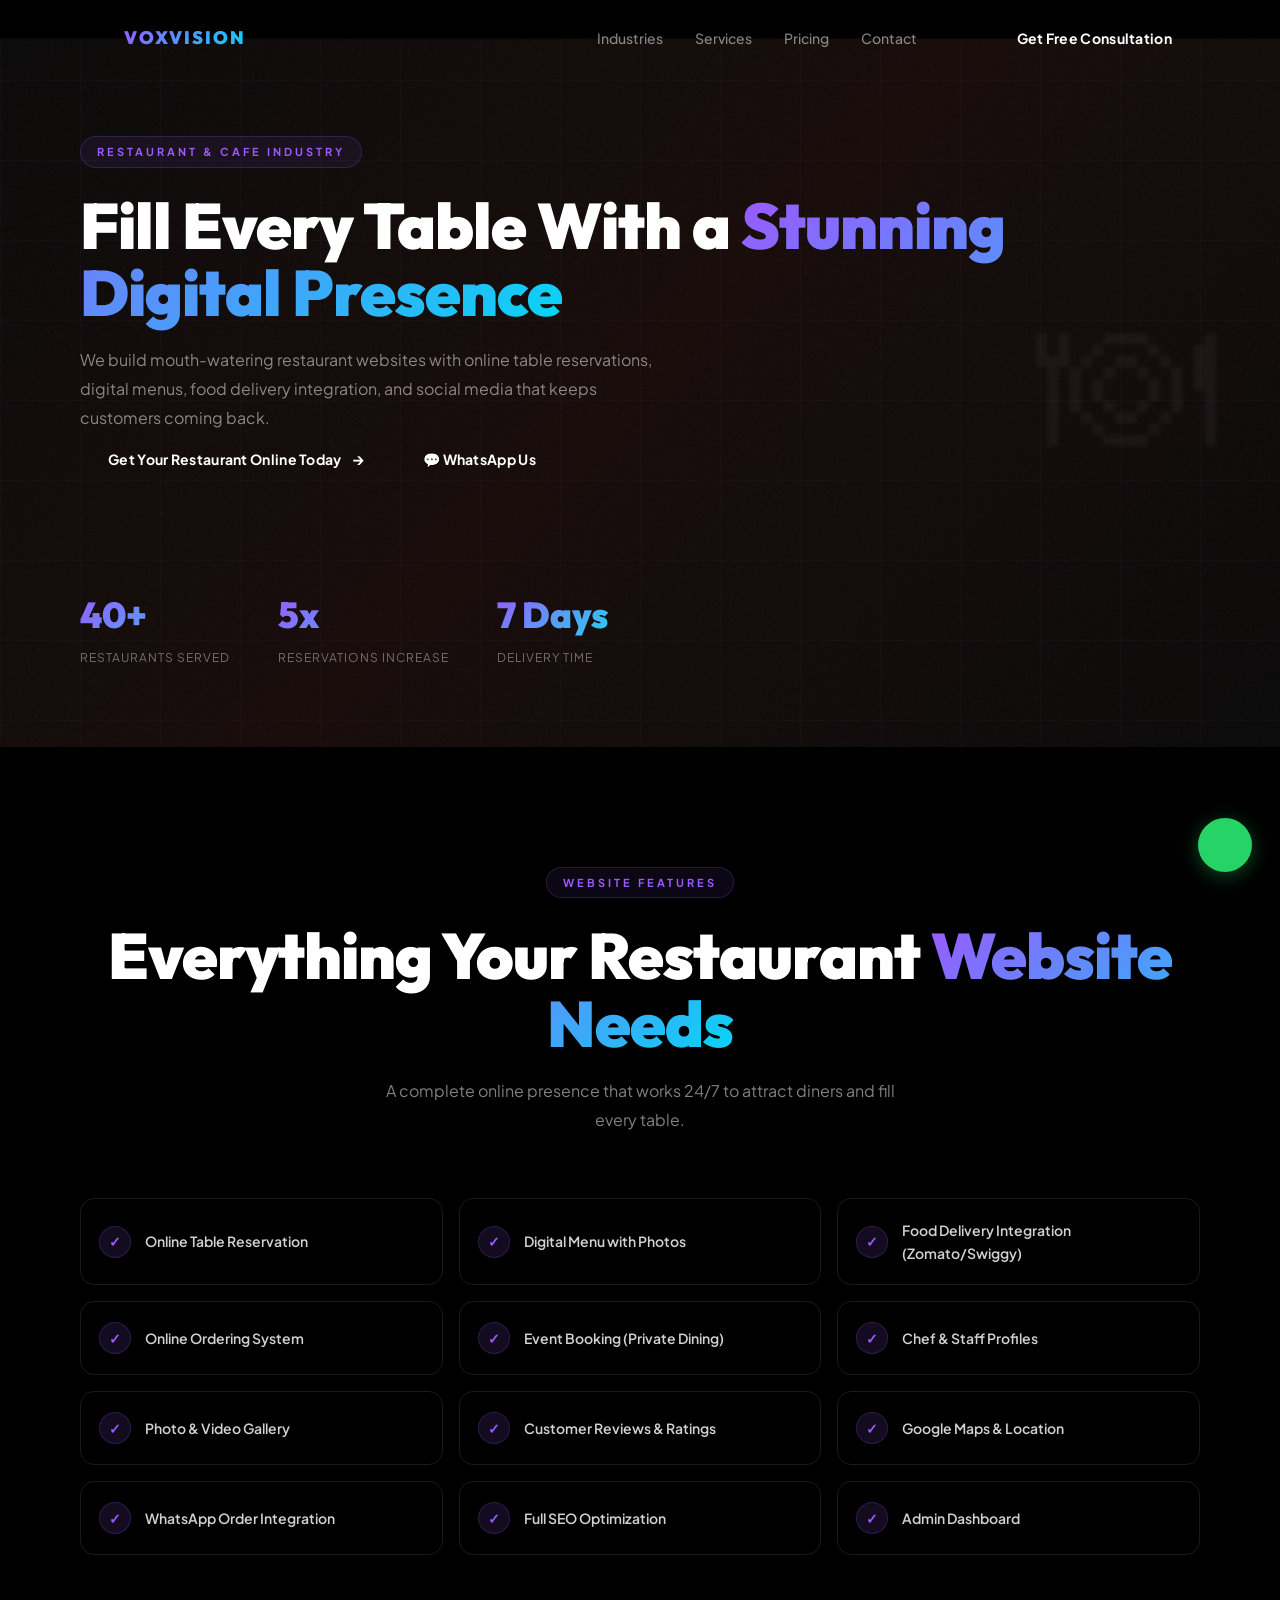
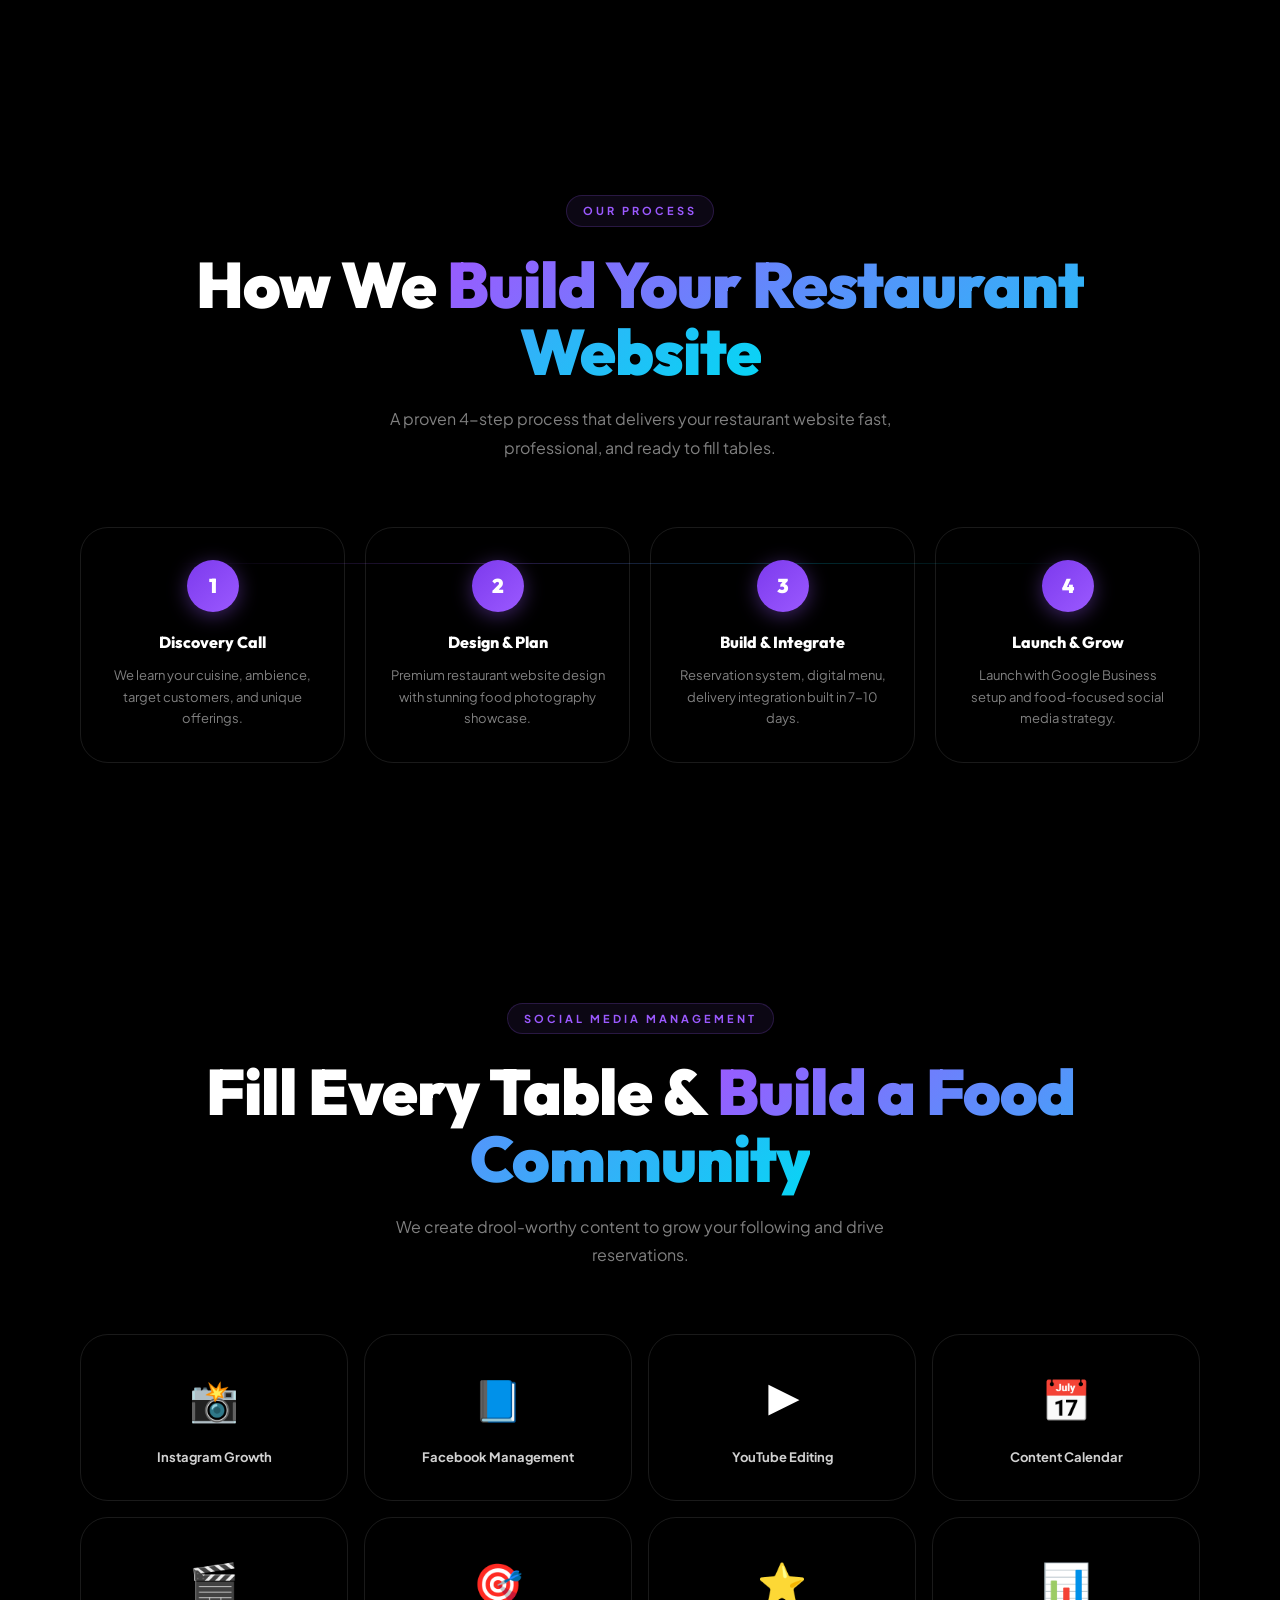
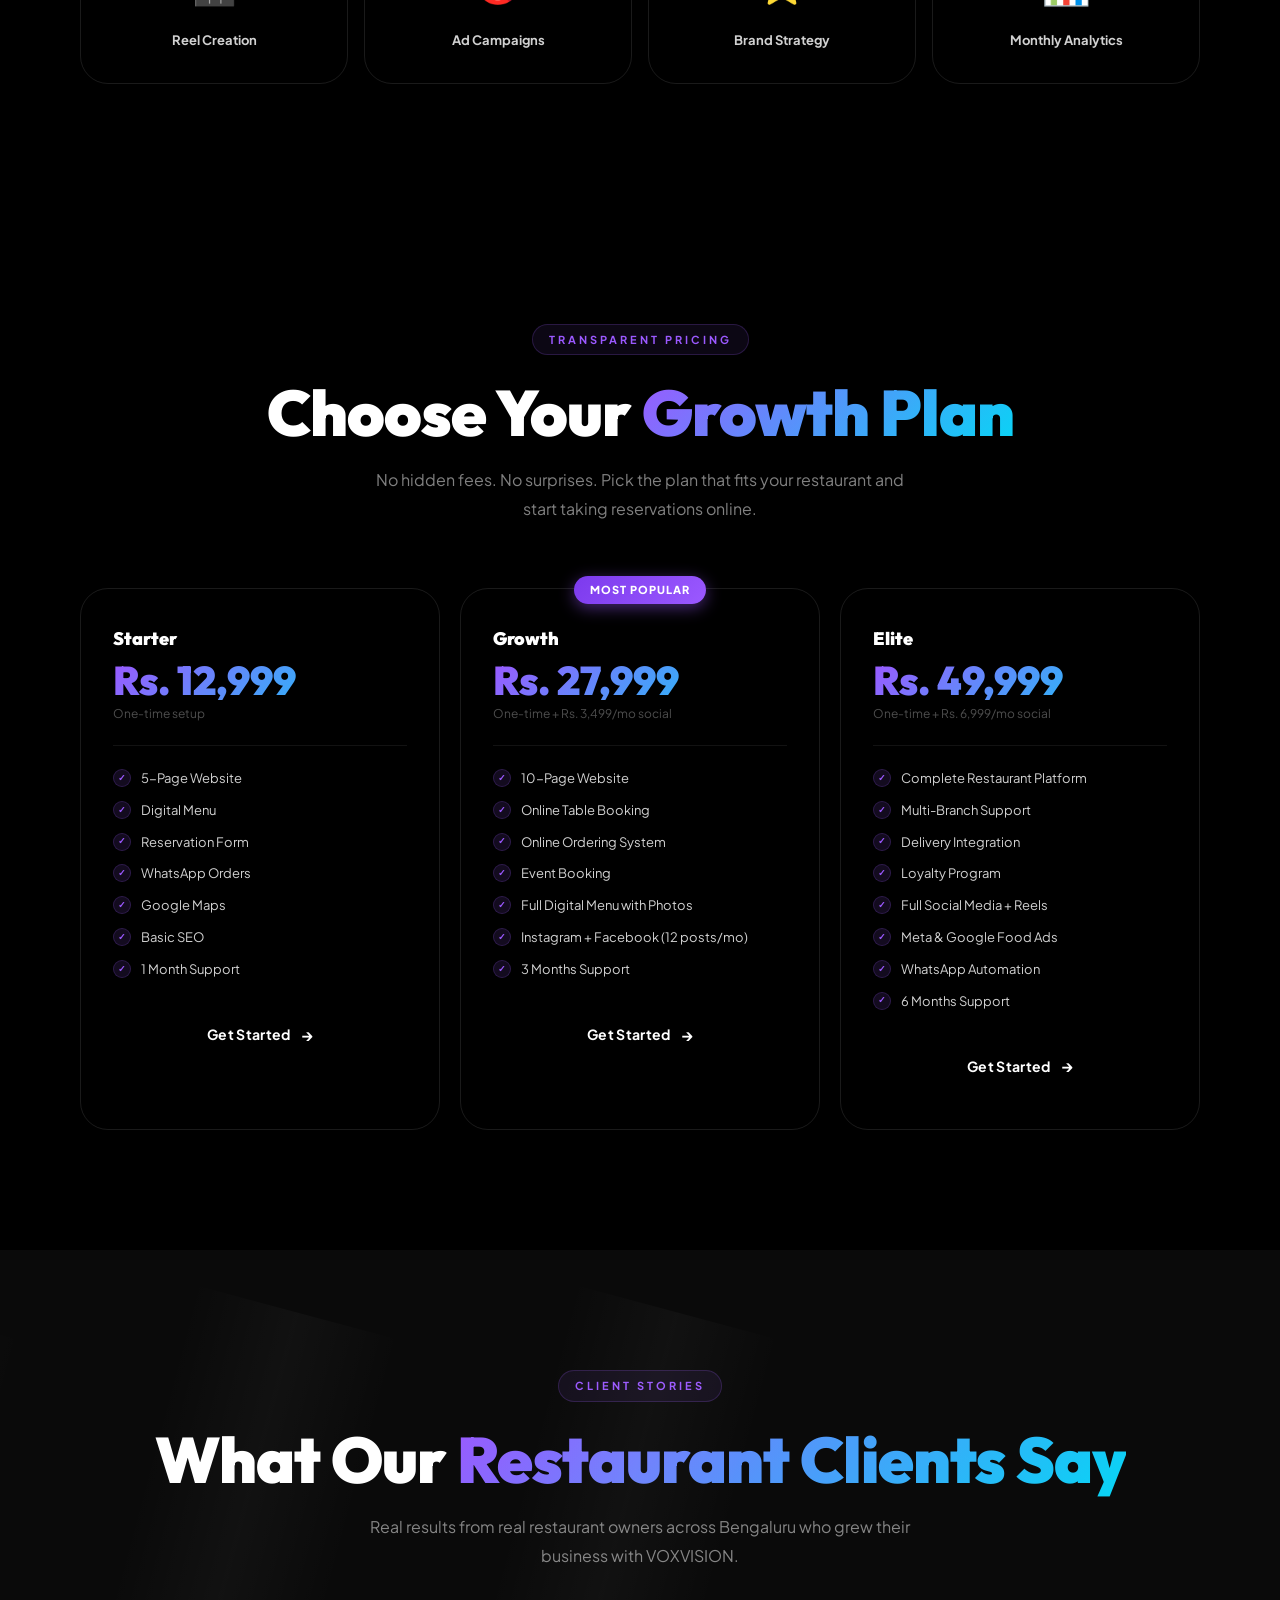
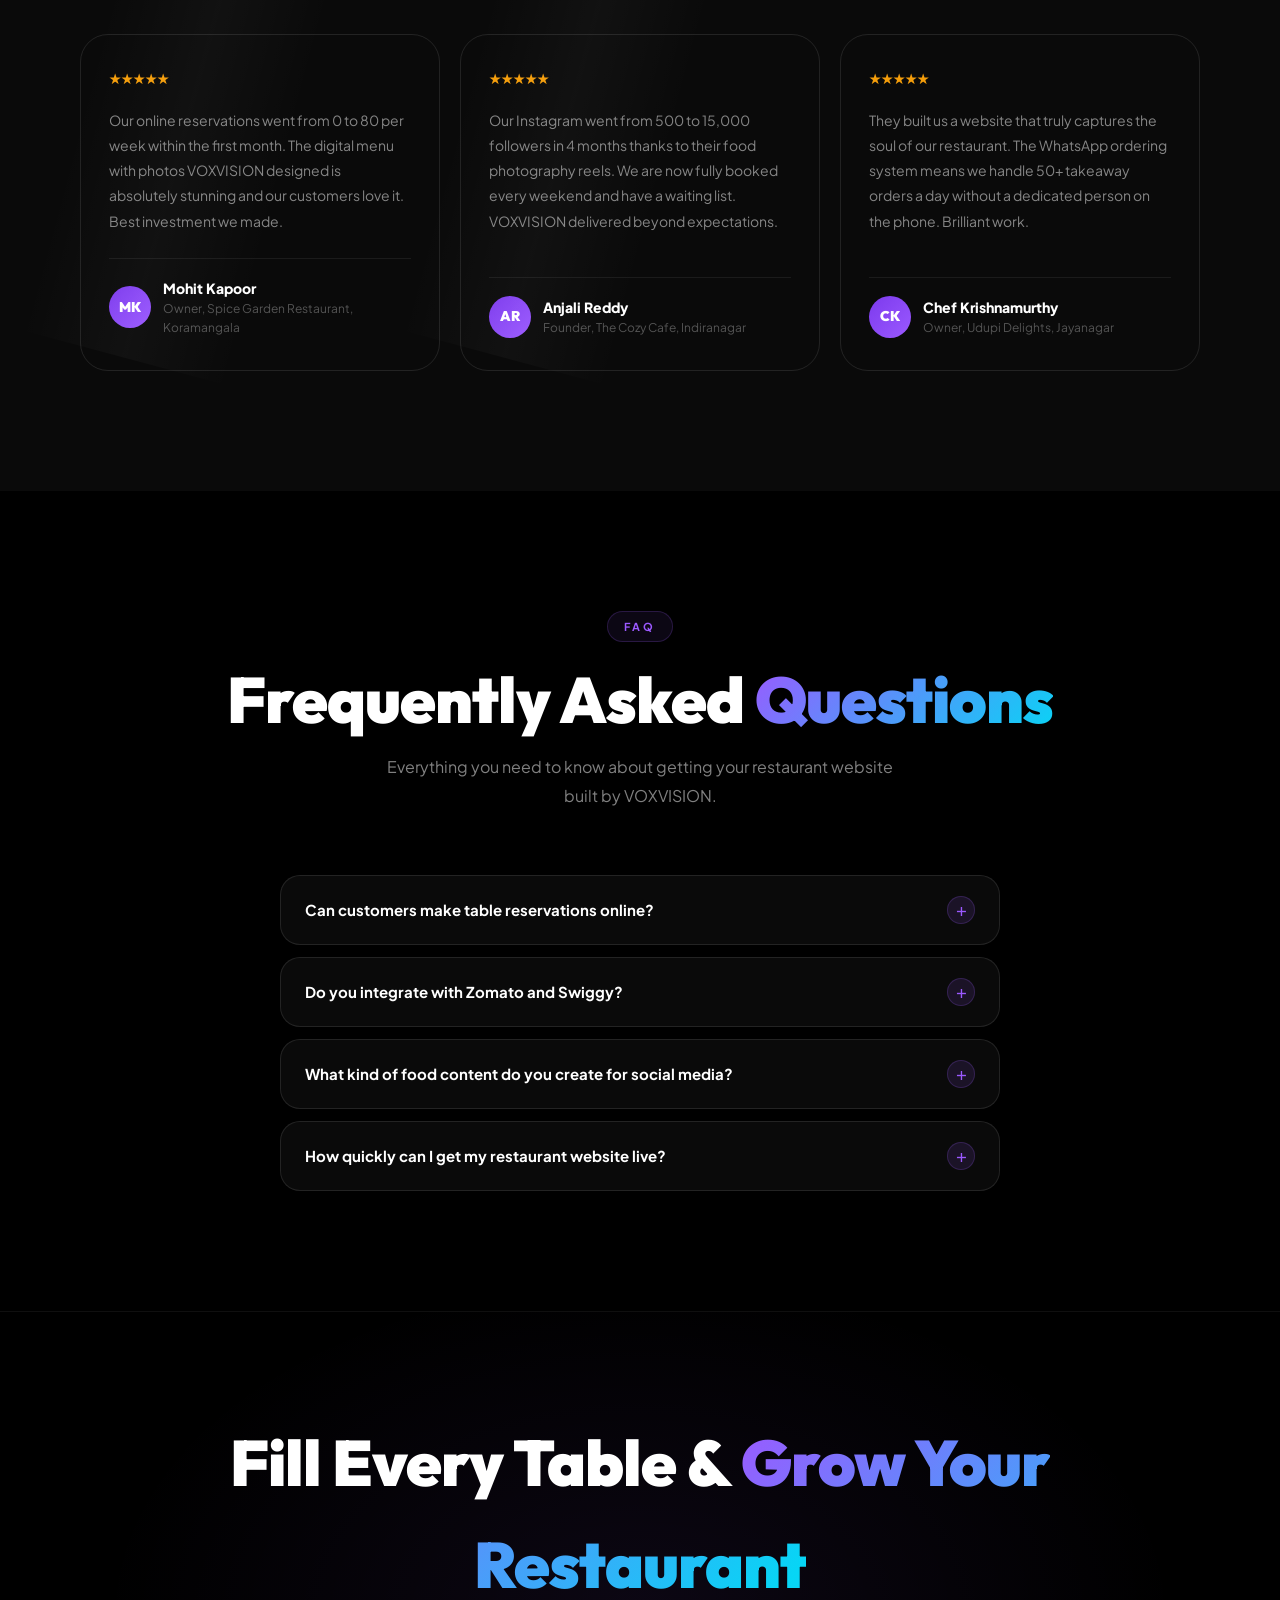
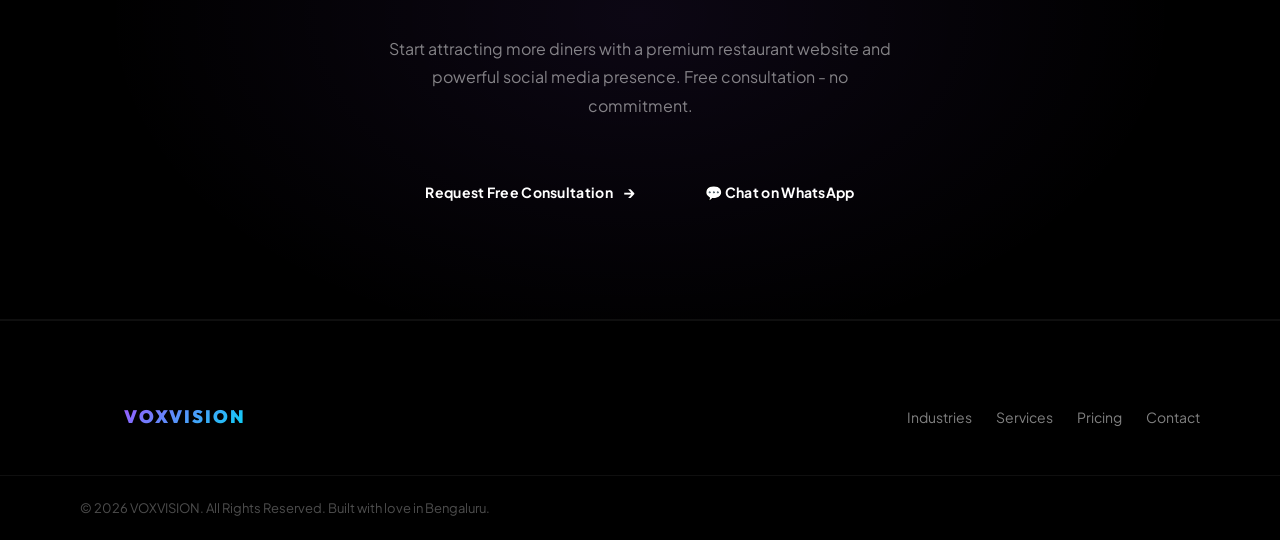
<file: pages/restaurant.html>
﻿<!DOCTYPE html>
<html lang=en>
<head>
  <meta charset=UTF-8 />
  <meta name=viewport content=width=device-width, initial-scale=1.0 />
  <title>Restaurant &amp; Cafe Website | VOXVISION - Digital Agency Bengaluru</title>
  <link rel="canonical" href="https://voxvision.in/pages/restaurant.html" />

  <meta name=description content=Grow your restaurant with a stunning digital presence. Online table reservations, digital menus, food delivery integration, and social media by VOXVISION. />
  <link rel=canonical href=https://voxvision.in/pages/restaurant.html />
  <link rel=preconnect href=https://fonts.googleapis.com />
  <link rel=preconnect href=https://fonts.gstatic.com crossorigin />
  <link href=https://fonts.googleapis.com/css2?family=Outfit:wght@300;400;500;600;700;800;900&amp;family=Plus+Jakarta+Sans:wght@300;400;500;600;700&amp;display=swap rel=stylesheet />
  <link rel=stylesheet href=https://cdn.jsdelivr.net/npm/swiper@11/swiper-bundle.min.css />
  <link rel=stylesheet href=../css/style.css />
  <link rel=stylesheet href=../css/animations.css />
  <link rel=stylesheet href=../css/responsive.css />
  <style>
    .industry-hero { background: linear-gradient(135deg, #080808 0%, #150a08 50%, #080808 100%); }
  </style>

  <meta name="robots" content="index, follow" />
  <meta name="googlebot" content="index, follow, max-snippet:-1, max-image-preview:large, max-video-preview:-1" />
  <meta name="bingbot" content="index, follow, max-snippet:-1, max-image-preview:large, max-video-preview:-1" />
  <meta name="keywords" content="restaurant website development, cafe website design, restaurant seo, food ordering website, cafe marketing" />
  <meta property="og:locale" content="en_US" />
  <meta property="og:type" content="website" />
  <meta property="og:title" content="Restaurant &amp; Cafe Website | VOXVISION - Digital Agency Bengaluru" />
  <meta property="og:description" content="Premium digital agency offering website development, SEO, and social media." />
  <meta property="og:url" content="https://voxvision.in/pages/restaurant.html" />
  <meta property="og:site_name" content="VOXVISION" />
  <meta property="og:image" content="https://voxvision.in/images/portfolio_restaurant.png" />
  <meta property="og:image:width" content="1200" />
  <meta property="og:image:height" content="630" />
  <meta name="twitter:card" content="summary_large_image" />
  <meta name="twitter:title" content="Restaurant &amp; Cafe Website | VOXVISION - Digital Agency Bengaluru" />
  <meta name="twitter:description" content="Premium digital agency offering website development, SEO, and social media." />
  <meta name="twitter:image" content="https://voxvision.in/images/portfolio_restaurant.png" />
</head>
<body>
<!-- NAVBAR -->
<nav class=navbar scrolled id=navbar>
  <div class=nav-container>
    <a href=../index.html class=nav-logo>
      <svg class=logo-svg viewBox=0 0 80 80 fill=none xmlns=http://www.w3.org/2000/svg><defs><linearGradient id=g1 x1=0 y1=0 x2=1 y2=1><stop offset=0% stop-color=#9b59ff/><stop offset=50% stop-color=#22d3ee/><stop offset=100% stop-color=#7c3aed/></linearGradient></defs><polygon points=40,4 62,22 74,10 74,42 40,76 6,42 6,10 18,22 fill=url(#g1) opacity=0.15/><polyline points=18,22 6,10 6,42 stroke=url(#g1) stroke-width=3 fill=none stroke-linecap=round/><polyline points=62,22 74,10 74,42 stroke=url(#g1) stroke-width=3 fill=none stroke-linecap=round/><polyline points=6,42 40,76 74,42 stroke=url(#g1) stroke-width=3.5 fill=none stroke-linecap=round stroke-linejoin=round/><line x1=18 y1=22 x2=40 y2=44 stroke=url(#g1) stroke-width=2.5 stroke-linecap=round/><line x1=62 y1=22 x2=40 y2=44 stroke=url(#g1) stroke-width=2.5 stroke-linecap=round/><circle cx=40 cy=38 r=10 stroke=url(#g1) stroke-width=2.5 fill=none/><circle cx=40 cy=38 r=4 fill=url(#g1)/><line x1=40 y1=28 x2=40 y2=44 stroke=url(#g1) stroke-width=1.5 stroke-linecap=round/></svg>
      <span class=logo-text>VOXVISION</span>
    </a>
    <ul class=nav-links>
      <li><a href=../index.html#industries class=nav-link>Industries</a></li>
      <li><a href=../index.html#services class=nav-link>Services</a></li>
      <li><a href=../index.html#pricing class=nav-link>Pricing</a></li>
      <li><a href=../index.html#contact class=nav-link>Contact</a></li>
    </ul>
    <div class=nav-cta>
      <a href=../index.html#contact class=btn btn-primary btn-sm>Get Free Consultation</a>
    </div>
    <button class=hamburger id=hamburger aria-label=Toggle menu><span></span><span></span><span></span></button>
  </div>
</nav>
<div class=mobile-menu id=mobile-menu>
  <a href=../index.html class=mobile-link>Home</a>
  <a href=../index.html#industries class=mobile-link>Industries</a>
  <a href=../index.html#services class=mobile-link>Services</a>
  <a href=../index.html#contact class=mobile-link>Contact</a>
  <a href=../index.html#contact class=btn btn-primary style=margin-top:8px;>Get Free Consultation</a>
</div>
<!-- HERO -->
<section class=industry-hero section>
  <div class=noise-overlay></div>
  <div class=glow-orb glow-purple style=width:600px;height:600px;top:-150px;left:-200px;opacity:0.15;></div>
  <div class=glow-orb glow-blue style=width:500px;height:500px;bottom:-100px;right:-150px;opacity:0.12;></div>
  <div class=grid-lines></div>
  <div class=industry-emoji-bg aria-hidden=true>&#x1F37D;</div>
  <div class=container style=position:relative;z-index:2;>
    <div class=section-label fade-in>Restaurant &amp; Cafe Industry</div>
    <h1 class=section-title fade-up stagger-1 style=font-size: clamp(40px,6vw,72px); max-width:800px;>
      Fill Every Table With a <span class=text-gradient>Stunning Digital Presence</span>
    </h1>
    <p class=section-subtitle fade-up stagger-2 style=max-width:600px; margin-bottom:40px;>
      We build mouth-watering restaurant websites with online table reservations, digital menus, food delivery integration, and social media that keeps customers coming back.
    </p>
    <div class=hero-buttons fade-up stagger-3>
      <a href=../index.html#contact class=btn btn-primary btn-lg>Get Your Restaurant Online Today <span class=btn-arrow>&#x2192;</span></a>
      <a href=https://wa.me/917975882681?text=Hi!+I+want+a+website+for+my+Restaurant. target=_blank rel=noopener class=btn btn-secondary btn-lg>&#x1F4AC; WhatsApp Us</a>
    </div>
    <div style=display:flex;gap:48px;flex-wrap:wrap;margin-top:60px;padding-top:40px;border-top:1px solid rgba(255,255,255,0.07);>
      <div><div style=font-family:'Outfit',sans-serif;font-size:36px;font-weight:900;background:linear-gradient(135deg,#9b59ff,#22d3ee);-webkit-background-clip:text;-webkit-text-fill-color:transparent;background-clip:text;>40+</div><div style=font-size:12px;color:rgba(255,255,255,0.4);text-transform:uppercase;letter-spacing:1px;margin-top:4px;>Restaurants Served</div></div>
      <div><div style=font-family:'Outfit',sans-serif;font-size:36px;font-weight:900;background:linear-gradient(135deg,#9b59ff,#22d3ee);-webkit-background-clip:text;-webkit-text-fill-color:transparent;background-clip:text;>5x</div><div style=font-size:12px;color:rgba(255,255,255,0.4);text-transform:uppercase;letter-spacing:1px;margin-top:4px;>Reservations Increase</div></div>
      <div><div style=font-family:'Outfit',sans-serif;font-size:36px;font-weight:900;background:linear-gradient(135deg,#9b59ff,#22d3ee);-webkit-background-clip:text;-webkit-text-fill-color:transparent;background-clip:text;>7 Days</div><div style=font-size:12px;color:rgba(255,255,255,0.4);text-transform:uppercase;letter-spacing:1px;margin-top:4px;>Delivery Time</div></div>
    </div>
  </div>
</section>
<!-- WEBSITE FEATURES -->
<section class=section style=background: var(--bg-2);>
  <div class=container>
    <div class=section-header>
      <div class=section-label>Website Features</div>
      <h2 class=section-title>Everything Your Restaurant <span class=text-gradient>Website Needs</span></h2>
      <p class=section-subtitle>A complete online presence that works 24/7 to attract diners and fill every table.</p>
    </div>
    <div class=industry-features-grid data-stagger>
      <div class=feature-check-card><div class=feature-check>&#10003;</div><div class=feature-check-text>Online Table Reservation</div></div>
      <div class=feature-check-card><div class=feature-check>&#10003;</div><div class=feature-check-text>Digital Menu with Photos</div></div>
      <div class=feature-check-card><div class=feature-check>&#10003;</div><div class=feature-check-text>Food Delivery Integration (Zomato/Swiggy)</div></div>
      <div class=feature-check-card><div class=feature-check>&#10003;</div><div class=feature-check-text>Online Ordering System</div></div>
      <div class=feature-check-card><div class=feature-check>&#10003;</div><div class=feature-check-text>Event Booking (Private Dining)</div></div>
      <div class=feature-check-card><div class=feature-check>&#10003;</div><div class=feature-check-text>Chef &amp; Staff Profiles</div></div>
      <div class=feature-check-card><div class=feature-check>&#10003;</div><div class=feature-check-text>Photo &amp; Video Gallery</div></div>
      <div class=feature-check-card><div class=feature-check>&#10003;</div><div class=feature-check-text>Customer Reviews &amp; Ratings</div></div>
      <div class=feature-check-card><div class=feature-check>&#10003;</div><div class=feature-check-text>Google Maps &amp; Location</div></div>
      <div class=feature-check-card><div class=feature-check>&#10003;</div><div class=feature-check-text>WhatsApp Order Integration</div></div>
      <div class=feature-check-card><div class=feature-check>&#10003;</div><div class=feature-check-text>Full SEO Optimization</div></div>
      <div class=feature-check-card><div class=feature-check>&#10003;</div><div class=feature-check-text>Admin Dashboard</div></div>
    </div>
  </div>
</section>
<!-- HOW WE WORK -->
<section class=section style=background: var(--bg);>
  <div class=container>
    <div class=section-header>
      <div class=section-label>Our Process</div>
      <h2 class=section-title>How We <span class=text-gradient>Build Your Restaurant Website</span></h2>
      <p class=section-subtitle>A proven 4-step process that delivers your restaurant website fast, professional, and ready to fill tables.</p>
    </div>
    <div class=process-grid data-stagger>
      <div class=process-card>
        <div class=process-step-number>1</div>
        <div class=process-card-title>Discovery Call</div>
        <div class=process-card-desc>We learn your cuisine, ambience, target customers, and unique offerings.</div>
      </div>
      <div class=process-card>
        <div class=process-step-number>2</div>
        <div class=process-card-title>Design &amp; Plan</div>
        <div class=process-card-desc>Premium restaurant website design with stunning food photography showcase.</div>
      </div>
      <div class=process-card>
        <div class=process-step-number>3</div>
        <div class=process-card-title>Build &amp; Integrate</div>
        <div class=process-card-desc>Reservation system, digital menu, delivery integration built in 7-10 days.</div>
      </div>
      <div class=process-card>
        <div class=process-step-number>4</div>
        <div class=process-card-title>Launch &amp; Grow</div>
        <div class=process-card-desc>Launch with Google Business setup and food-focused social media strategy.</div>
      </div>
    </div>
  </div>
</section>
<!-- SOCIAL MEDIA -->
<section class=section social-section>
  <div class=container>
    <div class=section-header>
      <div class=section-label>Social Media Management</div>
      <h2 class=section-title>Fill Every Table &amp; <span class=text-gradient>Build a Food Community</span></h2>
      <p class=section-subtitle>We create drool-worthy content to grow your following and drive reservations.</p>
    </div>
    <div class=social-services-grid data-stagger>
      <div class=social-service-card><div class=social-service-icon>&#x1F4F8;</div><div class=social-service-name>Instagram Growth</div></div>
      <div class=social-service-card><div class=social-service-icon>&#x1F4D8;</div><div class=social-service-name>Facebook Management</div></div>
      <div class=social-service-card><div class=social-service-icon>&#x25B6;&#xFE0F;</div><div class=social-service-name>YouTube Editing</div></div>
      <div class=social-service-card><div class=social-service-icon>&#x1F4C5;</div><div class=social-service-name>Content Calendar</div></div>
      <div class=social-service-card><div class=social-service-icon>&#x1F3AC;</div><div class=social-service-name>Reel Creation</div></div>
      <div class=social-service-card><div class=social-service-icon>&#x1F3AF;</div><div class=social-service-name>Ad Campaigns</div></div>
      <div class=social-service-card><div class=social-service-icon>&#x2B50;</div><div class=social-service-name>Brand Strategy</div></div>
      <div class=social-service-card><div class=social-service-icon>&#x1F4CA;</div><div class=social-service-name>Monthly Analytics</div></div>
    </div>
  </div>
</section>
<!-- PRICING -->
<section class=section style=background:var(--bg);>
  <div class=container>
    <div class=section-header>
      <div class=section-label>Transparent Pricing</div>
      <h2 class=section-title>Choose Your <span class=text-gradient>Growth Plan</span></h2>
      <p class=section-subtitle>No hidden fees. No surprises. Pick the plan that fits your restaurant and start taking reservations online.</p>
    </div>
    <div class=industry-pricing-grid data-stagger>
      <div class=ind-pricing-card>
        <div class=ind-pricing-name>Starter</div>
        <div class=ind-pricing-price>Rs. 12,999</div>
        <div class=ind-pricing-period>One-time setup</div>
        <div class=ind-pricing-divider></div>
        <ul class=ind-pricing-features>
          <li>5-Page Website</li>
          <li>Digital Menu</li>
          <li>Reservation Form</li>
          <li>WhatsApp Orders</li>
          <li>Google Maps</li>
          <li>Basic SEO</li>
          <li>1 Month Support</li>
        </ul>
        <a href=../index.html#contact class=btn btn-secondary style=width:100%;justify-content:center;>Get Started <span class=btn-arrow>&#x2192;</span></a>
      </div>
      <div class=ind-pricing-card featured>
        <div class=ind-pricing-badge>Most Popular</div>
        <div class=ind-pricing-name>Growth</div>
        <div class=ind-pricing-price>Rs. 27,999</div>
        <div class=ind-pricing-period>One-time + Rs. 3,499/mo social</div>
        <div class=ind-pricing-divider></div>
        <ul class=ind-pricing-features>
          <li>10-Page Website</li>
          <li>Online Table Booking</li>
          <li>Online Ordering System</li>
          <li>Event Booking</li>
          <li>Full Digital Menu with Photos</li>
          <li>Instagram + Facebook (12 posts/mo)</li>
          <li>3 Months Support</li>
        </ul>
        <a href=../index.html#contact class=btn btn-primary style=width:100%;justify-content:center;>Get Started <span class=btn-arrow>&#x2192;</span></a>
      </div>
      <div class=ind-pricing-card>
        <div class=ind-pricing-name>Elite</div>
        <div class=ind-pricing-price>Rs. 49,999</div>
        <div class=ind-pricing-period>One-time + Rs. 6,999/mo social</div>
        <div class=ind-pricing-divider></div>
        <ul class=ind-pricing-features>
          <li>Complete Restaurant Platform</li>
          <li>Multi-Branch Support</li>
          <li>Delivery Integration</li>
          <li>Loyalty Program</li>
          <li>Full Social Media + Reels</li>
          <li>Meta &amp; Google Food Ads</li>
          <li>WhatsApp Automation</li>
          <li>6 Months Support</li>
        </ul>
        <a href=../index.html#contact class=btn btn-secondary style=width:100%;justify-content:center;>Get Started <span class=btn-arrow>&#x2192;</span></a>
      </div>
    </div>
  </div>
</section>
<!-- TESTIMONIALS -->
<section class=section style=background:var(--bg-2);>
  <div class=container>
    <div class=section-header>
      <div class=section-label>Client Stories</div>
      <h2 class=section-title>What Our <span class=text-gradient>Restaurant Clients Say</span></h2>
      <p class=section-subtitle>Real results from real restaurant owners across Bengaluru who grew their business with VOXVISION.</p>
    </div>
    <div class=testimonials-grid data-stagger>
      <div class=testimonial-card>
        <div class=testimonial-stars>&#x2605;&#x2605;&#x2605;&#x2605;&#x2605;</div>
        <div class=testimonial-text>Our online reservations went from 0 to 80 per week within the first month. The digital menu with photos VOXVISION designed is absolutely stunning and our customers love it. Best investment we made.</div>
        <div class=testimonial-divider></div>
        <div class=testimonial-author>
          <div class=testimonial-avatar>MK</div>
          <div><div class=testimonial-name>Mohit Kapoor</div><div class=testimonial-role>Owner, Spice Garden Restaurant, Koramangala</div></div>
        </div>
      </div>
      <div class=testimonial-card>
        <div class=testimonial-stars>&#x2605;&#x2605;&#x2605;&#x2605;&#x2605;</div>
        <div class=testimonial-text>Our Instagram went from 500 to 15,000 followers in 4 months thanks to their food photography reels. We are now fully booked every weekend and have a waiting list. VOXVISION delivered beyond expectations.</div>
        <div class=testimonial-divider></div>
        <div class=testimonial-author>
          <div class=testimonial-avatar>AR</div>
          <div><div class=testimonial-name>Anjali Reddy</div><div class=testimonial-role>Founder, The Cozy Cafe, Indiranagar</div></div>
        </div>
      </div>
      <div class=testimonial-card>
        <div class=testimonial-stars>&#x2605;&#x2605;&#x2605;&#x2605;&#x2605;</div>
        <div class=testimonial-text>They built us a website that truly captures the soul of our restaurant. The WhatsApp ordering system means we handle 50+ takeaway orders a day without a dedicated person on the phone. Brilliant work.</div>
        <div class=testimonial-divider></div>
        <div class=testimonial-author>
          <div class=testimonial-avatar>CK</div>
          <div><div class=testimonial-name>Chef Krishnamurthy</div><div class=testimonial-role>Owner, Udupi Delights, Jayanagar</div></div>
        </div>
      </div>
    </div>
  </div>
</section>
<!-- FAQ -->
<section class=section style=background:var(--bg);>
  <div class=container>
    <div class=section-header>
      <div class=section-label>FAQ</div>
      <h2 class=section-title>Frequently Asked <span class=text-gradient>Questions</span></h2>
      <p class=section-subtitle>Everything you need to know about getting your restaurant website built by VOXVISION.</p>
    </div>
    <div class=faq-list>
      <div class=faq-item>
        <div class=faq-question><span class=faq-q-text>Can customers make table reservations online?</span><span class=faq-toggle>+</span></div>
        <div class=faq-answer><div class=faq-answer-inner>Yes - all Growth and Elite plans include a full online reservation system with automatic confirmation WhatsApp messages and email notifications to your team.</div></div>
      </div>
      <div class=faq-item>
        <div class=faq-question><span class=faq-q-text>Do you integrate with Zomato and Swiggy?</span><span class=faq-toggle>+</span></div>
        <div class=faq-answer><div class=faq-answer-inner>Yes - we create a dedicated online ordering section on your website and help you optimize your Zomato and Swiggy listings to increase delivery orders alongside your website orders.</div></div>
      </div>
      <div class=faq-item>
        <div class=faq-question><span class=faq-q-text>What kind of food content do you create for social media?</span><span class=faq-toggle>+</span></div>
        <div class=faq-answer><div class=faq-answer-inner>We create professional food photography guidance, recipe reels, chef story content, behind-the-scenes kitchen videos, customer review spotlights, and seasonal menu announcements.</div></div>
      </div>
      <div class=faq-item>
        <div class=faq-question><span class=faq-q-text>How quickly can I get my restaurant website live?</span><span class=faq-toggle>+</span></div>
        <div class=faq-answer><div class=faq-answer-inner>Our Starter plan goes live in 5-7 days. Growth plan in 10-14 days. We have helped restaurants launch before a key holiday or event with emergency timelines.</div></div>
      </div>
    </div>
  </div>
</section>
<!-- CTA -->
<section class=cta-banner>
  <div class=container>
    <h2 class=cta-title>Fill Every Table &amp; <span class=text-gradient>Grow Your Restaurant</span></h2>
    <p class=cta-subtitle>Start attracting more diners with a premium restaurant website and powerful social media presence. Free consultation - no commitment.</p>
    <div class=cta-buttons>
      <a href=../index.html#contact class=btn btn-primary btn-lg>Request Free Consultation <span class=btn-arrow>&#x2192;</span></a>
      <a href=https://wa.me/917975882681?text=Hi!+I+want+a+website+for+my+Restaurant. target=_blank rel=noopener class=btn btn-secondary btn-lg>&#x1F4AC; Chat on WhatsApp</a>
    </div>
  </div>
</section>
<!-- FOOTER -->
<footer>
  <div class=container>
    <div style=display:flex;align-items:center;justify-content:space-between;flex-wrap:wrap;gap:16px;padding-bottom:40px;>
      <a href=../index.html class=nav-logo><svg class=logo-svg viewBox=0 0 80 80 fill=none xmlns=http://www.w3.org/2000/svg><defs><linearGradient id=gf x1=0 y1=0 x2=1 y2=1><stop offset=0% stop-color=#9b59ff/><stop offset=100% stop-color=#22d3ee/></linearGradient></defs><polygon points=40,4 62,22 74,10 74,42 40,76 6,42 6,10 18,22 fill=url(#gf) opacity=0.15/><polyline points=18,22 6,10 6,42 stroke=url(#gf) stroke-width=3 fill=none stroke-linecap=round/><polyline points=62,22 74,10 74,42 stroke=url(#gf) stroke-width=3 fill=none stroke-linecap=round/><polyline points=6,42 40,76 74,42 stroke=url(#gf) stroke-width=3.5 fill=none stroke-linecap=round stroke-linejoin=round/><circle cx=40 cy=38 r=10 stroke=url(#gf) stroke-width=2.5 fill=none/><circle cx=40 cy=38 r=4 fill=url(#gf)/></svg><span class=logo-text>VOXVISION</span></a>
      <div style=display:flex;gap:24px;flex-wrap:wrap;>
        <a href=../index.html#industries class=footer-link>Industries</a>
        <a href=../index.html#services class=footer-link>Services</a>
        <a href=../index.html#pricing class=footer-link>Pricing</a>
        <a href=../index.html#contact class=footer-link>Contact</a>
      </div>
    </div>
  </div>
  <div class=footer-bottom>
    <div class=container style=display:flex;align-items:center;justify-content:space-between;flex-wrap:wrap;gap:12px;>
      <p class=footer-copy>&#169; 2026 VOXVISION. All Rights Reserved. Built with love in Bengaluru.</p>
    </div>
  </div>
</footer>
<!-- WhatsApp FAB -->
<a href=https://wa.me/917975882681?text=Hello%20VOXVISION!%20I%20want%20to%20discuss%20a%20project. target=_blank rel=noopener class=whatsapp-fab aria-label=Chat on WhatsApp>
  <svg class=whatsapp-icon viewBox=0 0 24 24 fill=white><path d=M17.472 14.382c-.297-.149-1.758-.867-2.03-.967-.273-.099-.471-.148-.67.15-.197.297-.767.966-.94 1.164-.173.199-.347.223-.644.075-.297-.15-1.255-.463-2.39-1.475-.883-.788-1.48-1.761-1.653-2.059-.173-.297-.018-.458.13-.606.134-.133.298-.347.446-.52.149-.174.198-.298.298-.497.099-.198.05-.371-.025-.52-.075-.149-.669-1.612-.916-2.207-.242-.579-.487-.5-.669-.51-.173-.008-.371-.01-.57-.01-.198 0-.52.074-.792.372-.272.297-1.04 1.016-1.04 2.479 0 1.462 1.065 2.875 1.213 3.074.149.198 2.096 3.2 5.077 4.487.709.306 1.262.489 1.694.625.712.227 1.36.195 1.871.118.571-.085 1.758-.719 2.006-1.413.248-.694.248-1.289.173-1.413-.074-.124-.272-.198-.57-.347m-5.421 7.403h-.004a9.87 9.87 0 01-5.031-1.378l-.361-.214-3.741.982.998-3.648-.235-.374a9.86 9.86 0 01-1.51-5.26c.001-5.45 4.436-9.884 9.888-9.884 2.64 0 5.122 1.03 6.988 2.898a9.825 9.825 0 012.893 6.994c-.003 5.45-4.437 9.884-9.885 9.884m8.413-18.297A11.815 11.815 0 0012.05 0C5.495 0 .16 5.335.157 11.892c0 2.096.547 4.142 1.588 5.945L.057 24l6.305-1.654a11.882 11.882 0 005.683 1.448h.005c6.554 0 11.89-5.335 11.893-11.893a11.821 11.821 0 00-3.48-8.413z/></svg>
</a>
<script src=https://cdn.jsdelivr.net/npm/swiper@11/swiper-bundle.min.js></script>
<script src=../js/animations.js></script>
<script src=../js/main.js></script>
</body>
</html>
</file>
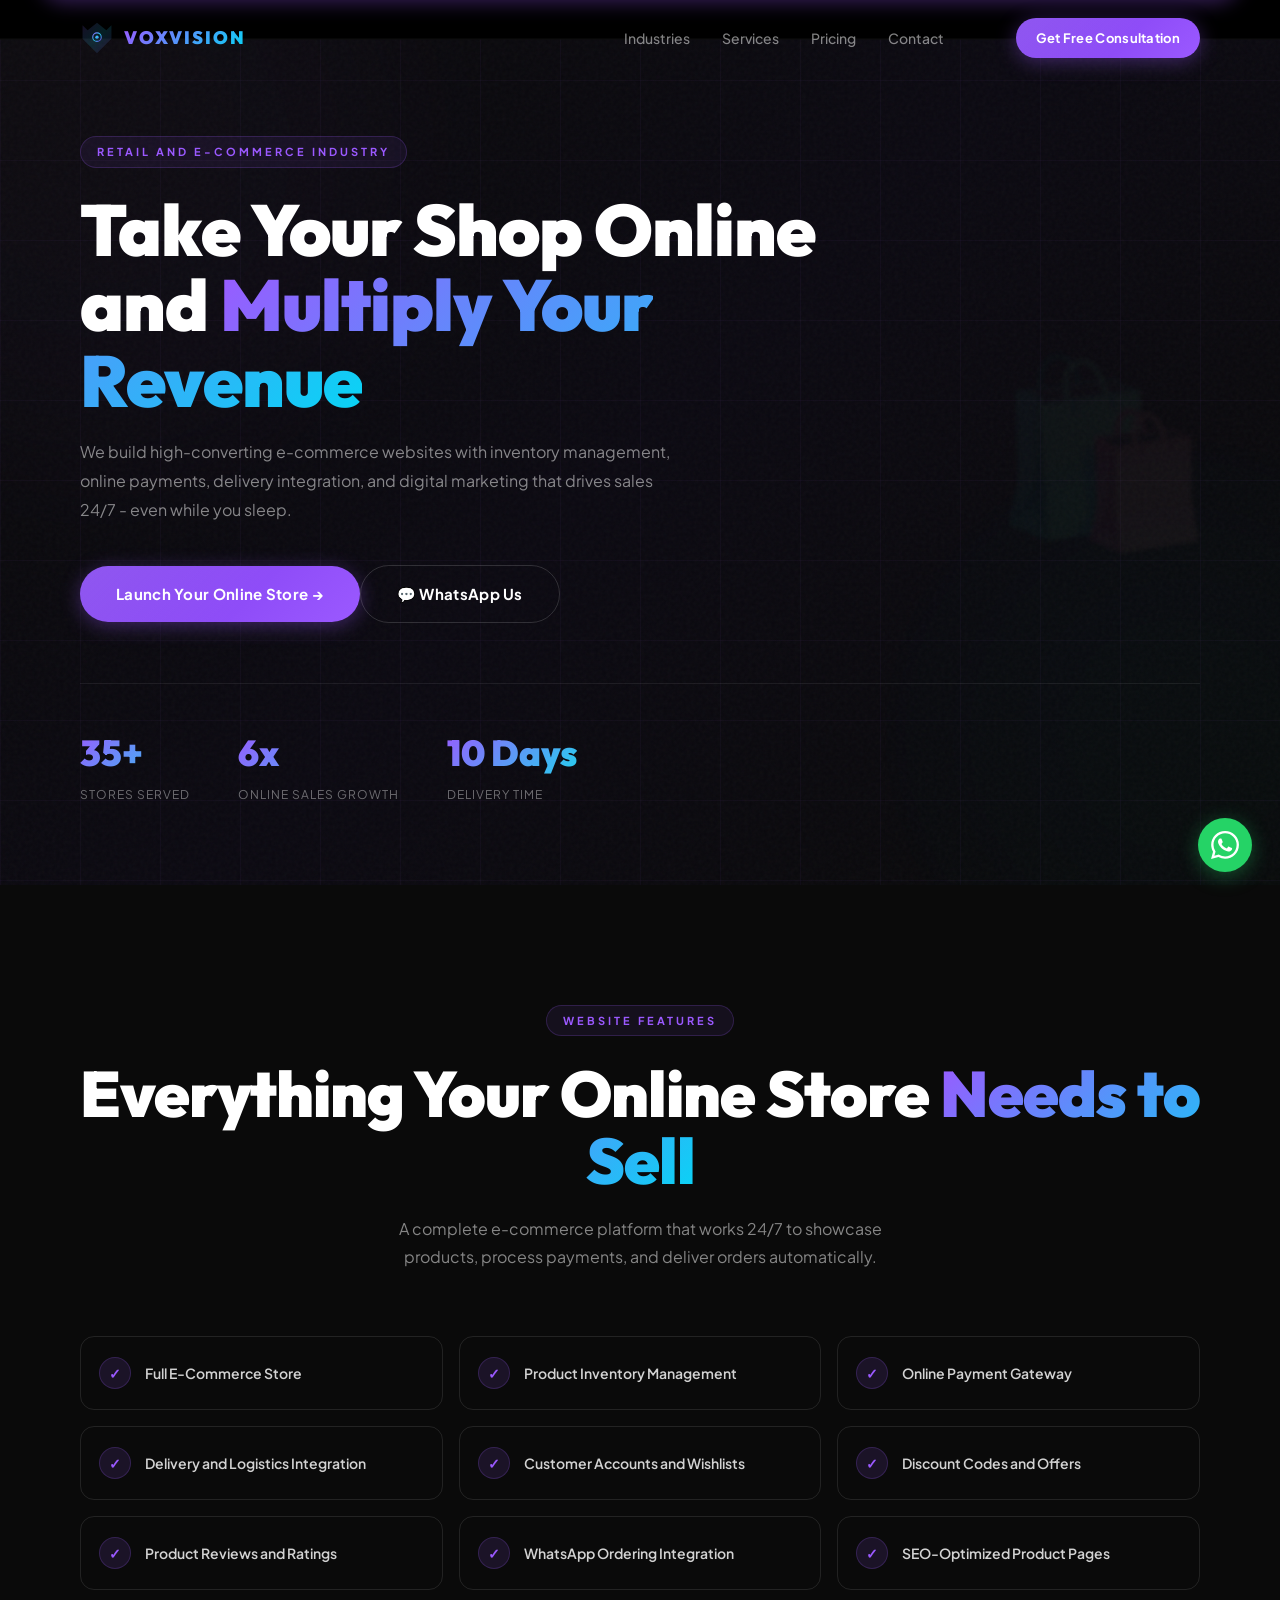
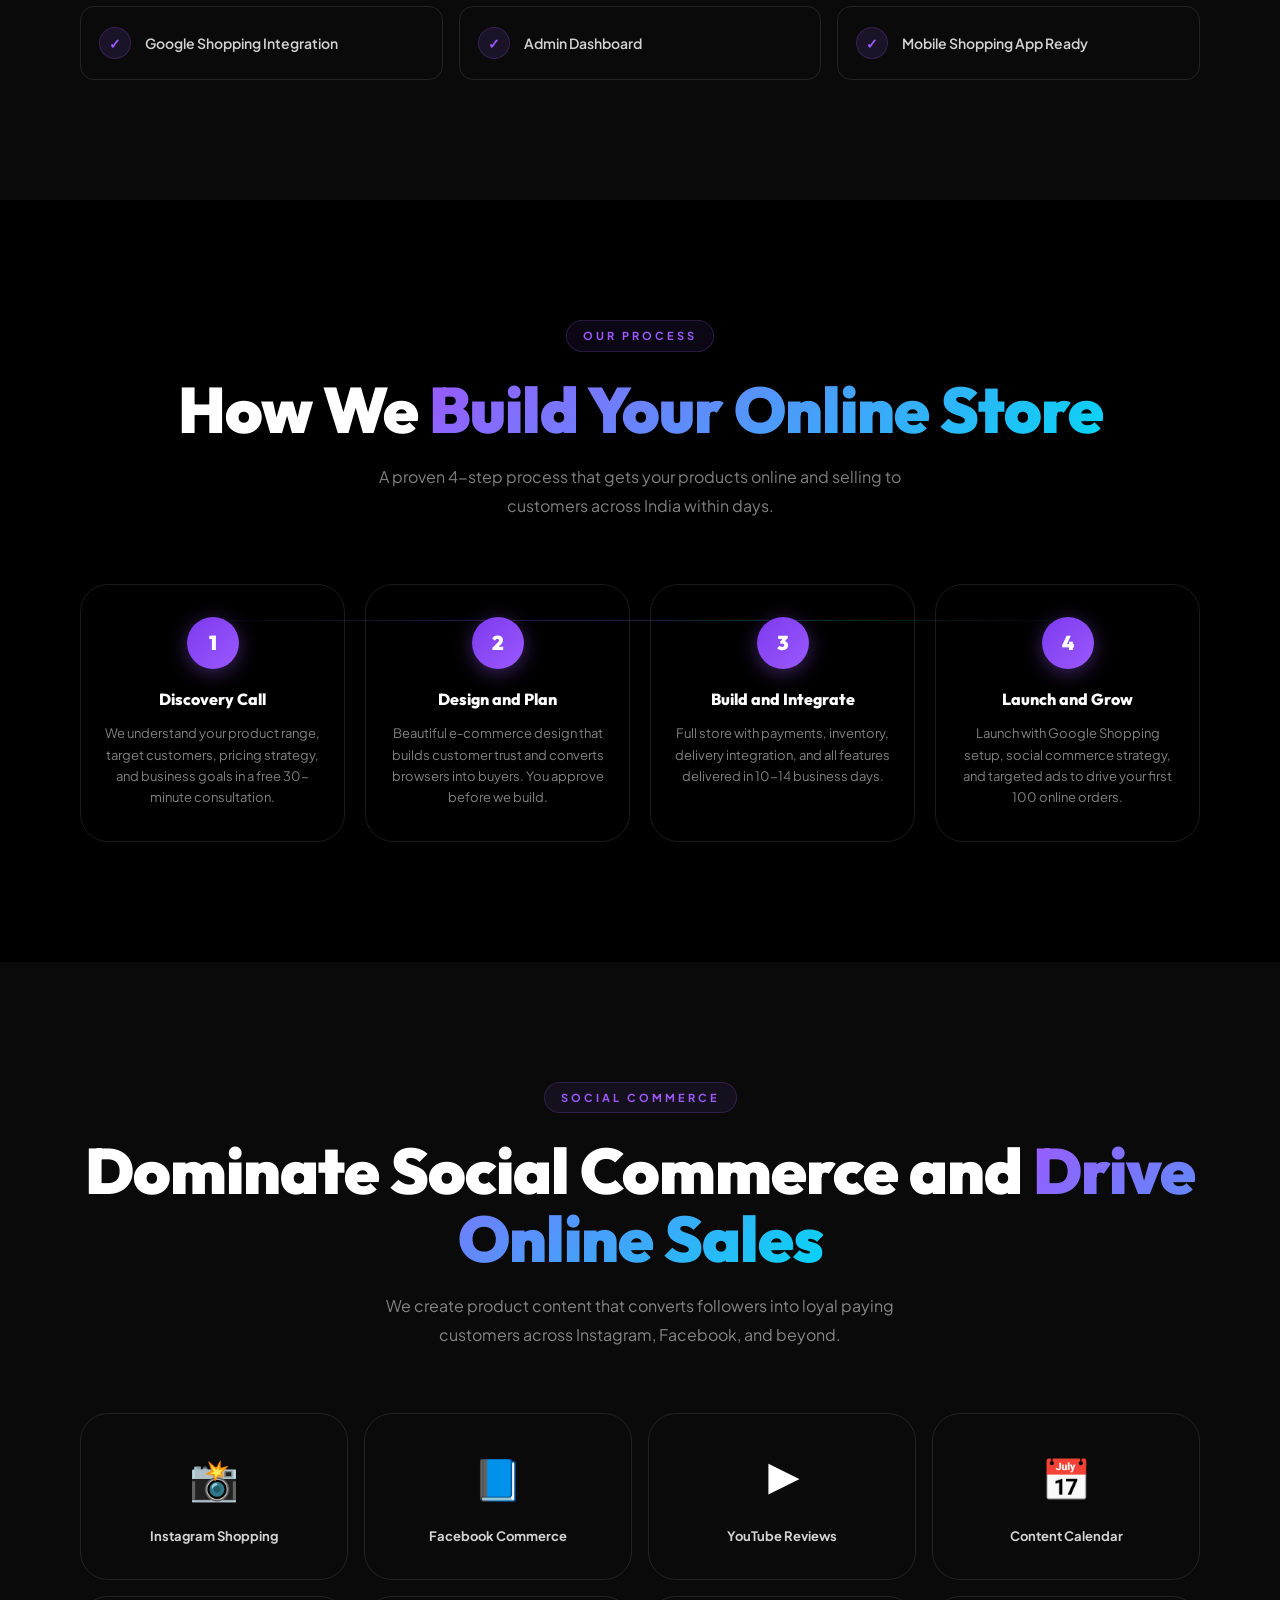
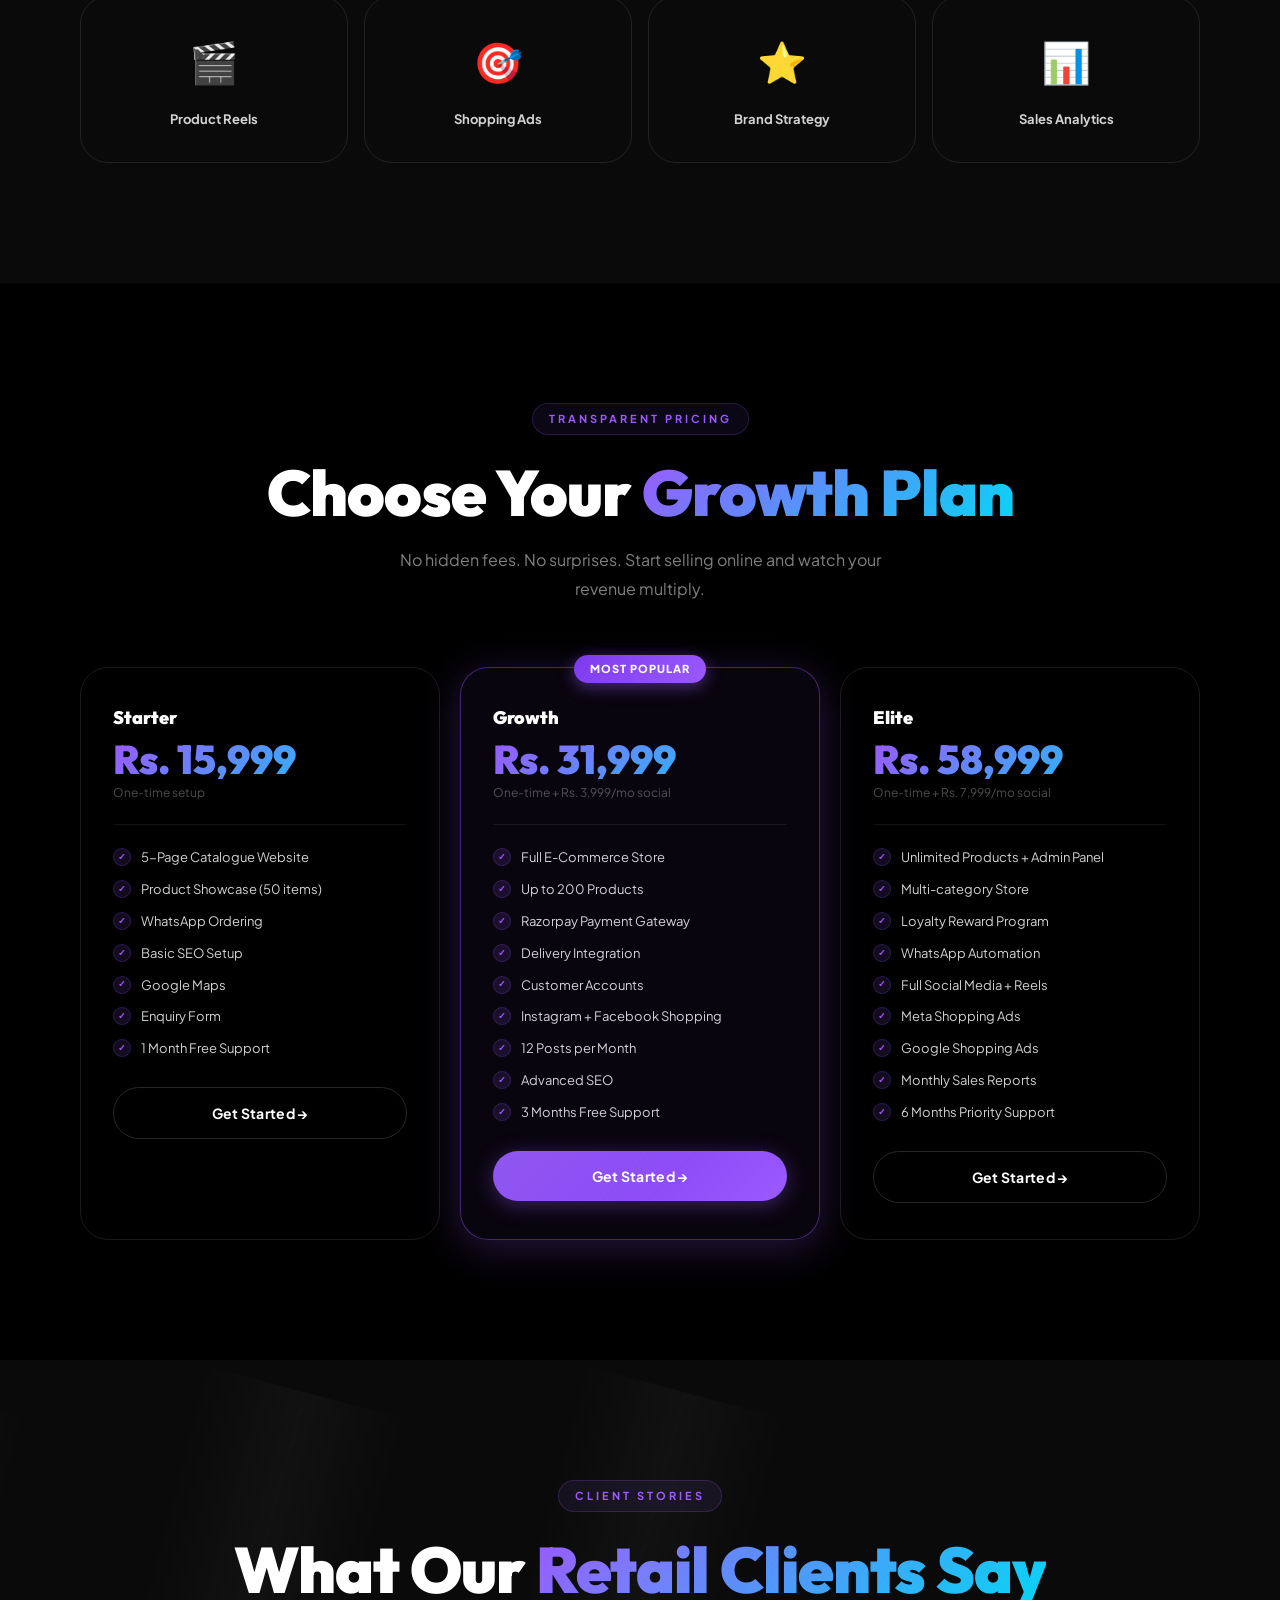
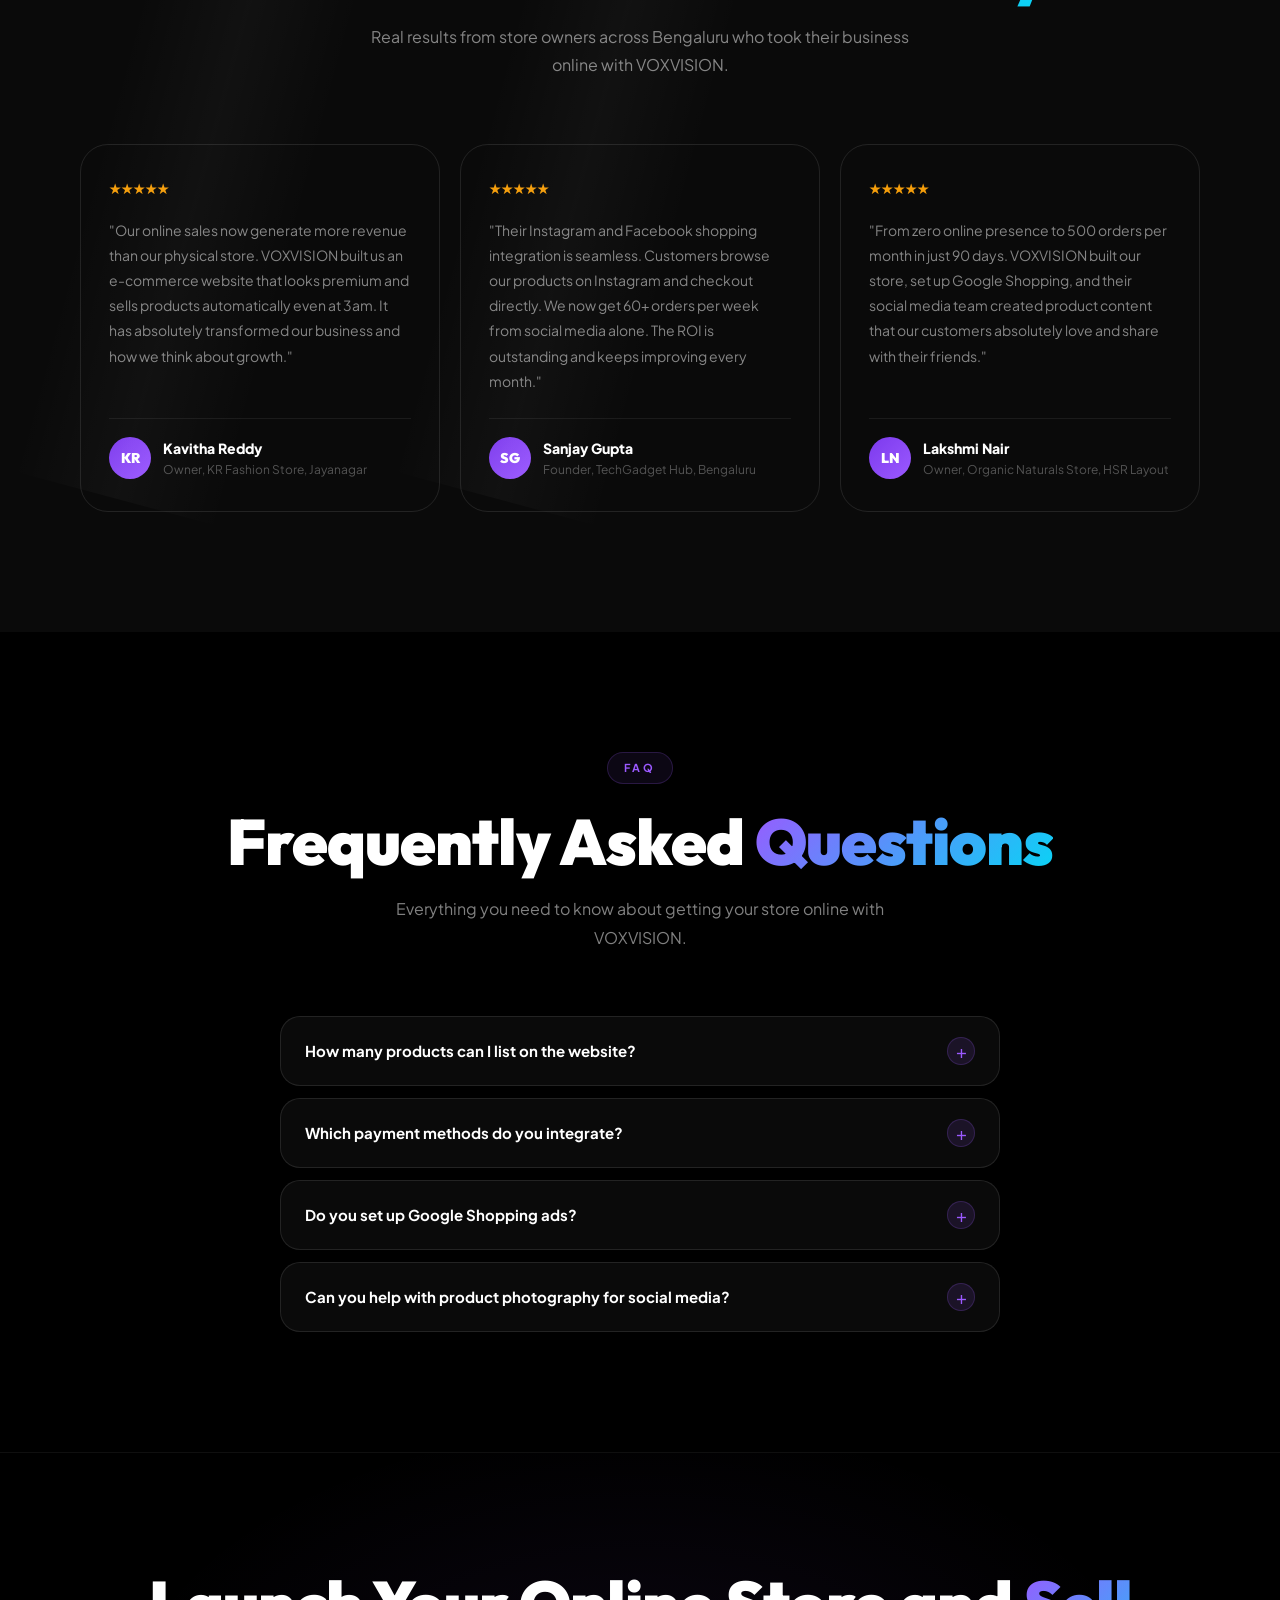
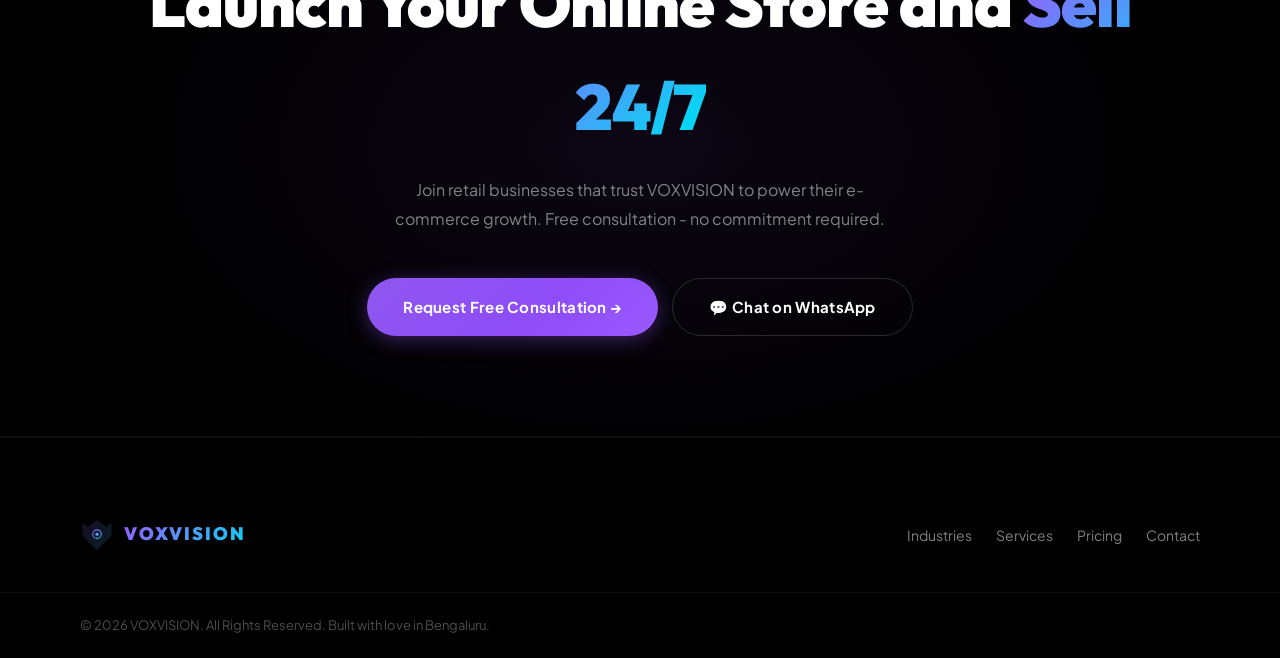
<file: pages/retail.html>
﻿<!DOCTYPE html><html lang="en"><head><meta charset="UTF-8" /><meta name="viewport" content="width=device-width, initial-scale=1.0" /><title>Retail Shop and E-Commerce Website | VOXVISION - Digital Agency Bengaluru</title>
  <link rel="canonical" href="https://voxvision.in/pages/retail.html" />
<meta name="description" content="High-converting e-commerce websites with inventory management, online payments, delivery integration, and social commerce that drives sales 24/7." /><link rel="preconnect" href="https://fonts.googleapis.com" /><link rel="preconnect" href="https://fonts.gstatic.com" crossorigin /><link href="https://fonts.googleapis.com/css2?family=Outfit:wght@300;400;500;600;700;800;900&family=Plus+Jakarta+Sans:wght@300;400;500;600;700&display=swap" rel="stylesheet" /><link rel="stylesheet" href="https://cdn.jsdelivr.net/npm/swiper@11/swiper-bundle.min.css" /><link rel="stylesheet" href="../css/style.css" /><link rel="stylesheet" href="../css/animations.css" /><link rel="stylesheet" href="../css/responsive.css" /><style>.industry-hero{background:linear-gradient(135deg,#080808 0%,#0a0810 50%,#080808 100%);}</style>
  <meta name="robots" content="index, follow" />
  <meta name="googlebot" content="index, follow, max-snippet:-1, max-image-preview:large, max-video-preview:-1" />
  <meta name="bingbot" content="index, follow, max-snippet:-1, max-image-preview:large, max-video-preview:-1" />
  <meta name="keywords" content="retail shop website, e-commerce dropshipping store, shopify store developer, online store website, retail seo" />
  <meta property="og:locale" content="en_US" />
  <meta property="og:type" content="website" />
  <meta property="og:title" content="Retail Shop and E-Commerce Website | VOXVISION - Digital Agency Bengaluru" />
  <meta property="og:description" content="High-converting e-commerce websites with inventory management, online payments, delivery integration, and social commerce that drives sales 24/7." />
  <meta property="og:url" content="https://voxvision.in/pages/retail.html" />
  <meta property="og:site_name" content="VOXVISION" />
  <meta property="og:image" content="https://voxvision.in/images/portfolio_retail.png" />
  <meta property="og:image:width" content="1200" />
  <meta property="og:image:height" content="630" />
  <meta name="twitter:card" content="summary_large_image" />
  <meta name="twitter:title" content="Retail Shop and E-Commerce Website | VOXVISION - Digital Agency Bengaluru" />
  <meta name="twitter:description" content="High-converting e-commerce websites with inventory management, online payments, delivery integration, and social commerce that drives sales 24/7." />
  <meta name="twitter:image" content="https://voxvision.in/images/portfolio_retail.png" />
</head><body><nav class="navbar scrolled" id="navbar"><div class="nav-container"><a href="../index.html" class="nav-logo"><svg class="logo-svg" viewBox="0 0 80 80" fill="none" xmlns="http://www.w3.org/2000/svg"><defs><linearGradient id="g1" x1="0" y1="0" x2="1" y2="1"><stop offset="0%" stop-color="#9b59ff"/><stop offset="50%" stop-color="#22d3ee"/><stop offset="100%" stop-color="#7c3aed"/></linearGradient></defs><polygon points="40,4 62,22 74,10 74,42 40,76 6,42 6,10 18,22" fill="url(#g1)" opacity="0.15"/><circle cx="40" cy="38" r="10" stroke="url(#g1)" stroke-width="2.5" fill="none"/><circle cx="40" cy="38" r="4" fill="url(#g1)"/></svg><span class="logo-text">VOXVISION</span></a><ul class="nav-links"><li><a href="../index.html#industries" class="nav-link">Industries</a></li><li><a href="../index.html#services" class="nav-link">Services</a></li><li><a href="../index.html#pricing" class="nav-link">Pricing</a></li><li><a href="../index.html#contact" class="nav-link">Contact</a></li></ul><div class="nav-cta"><a href="../index.html#contact" class="btn btn-primary btn-sm">Get Free Consultation</a></div><button class="hamburger" id="hamburger" aria-label="Toggle menu"><span></span><span></span><span></span></button></div></nav><div class="mobile-menu" id="mobile-menu"><a href="../index.html" class="mobile-link">Home</a><a href="../index.html#industries" class="mobile-link">Industries</a><a href="../index.html#services" class="mobile-link">Services</a><a href="../index.html#contact" class="mobile-link">Contact</a><a href="../index.html#contact" class="btn btn-primary" style="margin-top:8px;">Get Free Consultation</a></div><section class="industry-hero section"><div class="noise-overlay"></div><div class="glow-orb glow-purple" style="width:600px;height:600px;top:-150px;left:-200px;opacity:0.15;"></div><div class="glow-orb glow-blue" style="width:500px;height:500px;bottom:-100px;right:-150px;opacity:0.12;"></div><div class="grid-lines"></div><div class="industry-emoji-bg" aria-hidden="true">&#x1F6CD;&#xFE0F;</div><div class="container" style="position:relative;z-index:2;"><div class="section-label fade-in">Retail and E-Commerce Industry</div><h1 class="section-title fade-up stagger-1" style="font-size:clamp(40px,6vw,72px);max-width:800px;">Take Your Shop Online and <span class="text-gradient">Multiply Your Revenue</span></h1><p class="section-subtitle fade-up stagger-2" style="max-width:600px;margin-bottom:40px;">We build high-converting e-commerce websites with inventory management, online payments, delivery integration, and digital marketing that drives sales 24/7 - even while you sleep.</p><div class="hero-buttons fade-up stagger-3"><a href="../index.html#contact" class="btn btn-primary btn-lg">Launch Your Online Store &#x2192;</a><a href="https://wa.me/917975882681?text=Hi!+I+want+a+website+for+my+Retail+Shop." target="_blank" rel="noopener" class="btn btn-secondary btn-lg">&#x1F4AC; WhatsApp Us</a></div><div style="display:flex;gap:48px;flex-wrap:wrap;margin-top:60px;padding-top:40px;border-top:1px solid rgba(255,255,255,0.07);"><div><div style="font-family:Outfit,sans-serif;font-size:36px;font-weight:900;background:linear-gradient(135deg,#9b59ff,#22d3ee);-webkit-background-clip:text;-webkit-text-fill-color:transparent;background-clip:text;">35+</div><div style="font-size:12px;color:rgba(255,255,255,0.4);text-transform:uppercase;letter-spacing:1px;margin-top:4px;">Stores Served</div></div><div><div style="font-family:Outfit,sans-serif;font-size:36px;font-weight:900;background:linear-gradient(135deg,#9b59ff,#22d3ee);-webkit-background-clip:text;-webkit-text-fill-color:transparent;background-clip:text;">6x</div><div style="font-size:12px;color:rgba(255,255,255,0.4);text-transform:uppercase;letter-spacing:1px;margin-top:4px;">Online Sales Growth</div></div><div><div style="font-family:Outfit,sans-serif;font-size:36px;font-weight:900;background:linear-gradient(135deg,#9b59ff,#22d3ee);-webkit-background-clip:text;-webkit-text-fill-color:transparent;background-clip:text;">10 Days</div><div style="font-size:12px;color:rgba(255,255,255,0.4);text-transform:uppercase;letter-spacing:1px;margin-top:4px;">Delivery Time</div></div></div></div></section><section class="section" style="background:var(--bg-2);"><div class="container"><div class="section-header"><div class="section-label">Website Features</div><h2 class="section-title">Everything Your Online Store <span class="text-gradient">Needs to Sell</span></h2><p class="section-subtitle">A complete e-commerce platform that works 24/7 to showcase products, process payments, and deliver orders automatically.</p></div><div class="industry-features-grid" data-stagger><div class="feature-check-card"><div class="feature-check">&#10003;</div><div class="feature-check-text">Full E-Commerce Store</div></div><div class="feature-check-card"><div class="feature-check">&#10003;</div><div class="feature-check-text">Product Inventory Management</div></div><div class="feature-check-card"><div class="feature-check">&#10003;</div><div class="feature-check-text">Online Payment Gateway</div></div><div class="feature-check-card"><div class="feature-check">&#10003;</div><div class="feature-check-text">Delivery and Logistics Integration</div></div><div class="feature-check-card"><div class="feature-check">&#10003;</div><div class="feature-check-text">Customer Accounts and Wishlists</div></div><div class="feature-check-card"><div class="feature-check">&#10003;</div><div class="feature-check-text">Discount Codes and Offers</div></div><div class="feature-check-card"><div class="feature-check">&#10003;</div><div class="feature-check-text">Product Reviews and Ratings</div></div><div class="feature-check-card"><div class="feature-check">&#10003;</div><div class="feature-check-text">WhatsApp Ordering Integration</div></div><div class="feature-check-card"><div class="feature-check">&#10003;</div><div class="feature-check-text">SEO-Optimized Product Pages</div></div><div class="feature-check-card"><div class="feature-check">&#10003;</div><div class="feature-check-text">Google Shopping Integration</div></div><div class="feature-check-card"><div class="feature-check">&#10003;</div><div class="feature-check-text">Admin Dashboard</div></div><div class="feature-check-card"><div class="feature-check">&#10003;</div><div class="feature-check-text">Mobile Shopping App Ready</div></div></div></div></section><section class="section" style="background:var(--bg);"><div class="container"><div class="section-header"><div class="section-label">Our Process</div><h2 class="section-title">How We <span class="text-gradient">Build Your Online Store</span></h2><p class="section-subtitle">A proven 4-step process that gets your products online and selling to customers across India within days.</p></div><div class="process-grid" data-stagger><div class="process-card"><div class="process-step-number">1</div><div class="process-card-title">Discovery Call</div><div class="process-card-desc">We understand your product range, target customers, pricing strategy, and business goals in a free 30-minute consultation.</div></div><div class="process-card"><div class="process-step-number">2</div><div class="process-card-title">Design and Plan</div><div class="process-card-desc">Beautiful e-commerce design that builds customer trust and converts browsers into buyers. You approve before we build.</div></div><div class="process-card"><div class="process-step-number">3</div><div class="process-card-title">Build and Integrate</div><div class="process-card-desc">Full store with payments, inventory, delivery integration, and all features delivered in 10-14 business days.</div></div><div class="process-card"><div class="process-step-number">4</div><div class="process-card-title">Launch and Grow</div><div class="process-card-desc">Launch with Google Shopping setup, social commerce strategy, and targeted ads to drive your first 100 online orders.</div></div></div></div></section><section class="section social-section"><div class="container"><div class="section-header"><div class="section-label">Social Commerce</div><h2 class="section-title">Dominate Social Commerce and <span class="text-gradient">Drive Online Sales</span></h2><p class="section-subtitle">We create product content that converts followers into loyal paying customers across Instagram, Facebook, and beyond.</p></div><div class="social-services-grid" data-stagger><div class="social-service-card"><div class="social-service-icon">&#x1F4F8;</div><div class="social-service-name">Instagram Shopping</div></div><div class="social-service-card"><div class="social-service-icon">&#x1F4D8;</div><div class="social-service-name">Facebook Commerce</div></div><div class="social-service-card"><div class="social-service-icon">&#x25B6;&#xFE0F;</div><div class="social-service-name">YouTube Reviews</div></div><div class="social-service-card"><div class="social-service-icon">&#x1F4C5;</div><div class="social-service-name">Content Calendar</div></div><div class="social-service-card"><div class="social-service-icon">&#x1F3AC;</div><div class="social-service-name">Product Reels</div></div><div class="social-service-card"><div class="social-service-icon">&#x1F3AF;</div><div class="social-service-name">Shopping Ads</div></div><div class="social-service-card"><div class="social-service-icon">&#x2B50;</div><div class="social-service-name">Brand Strategy</div></div><div class="social-service-card"><div class="social-service-icon">&#x1F4CA;</div><div class="social-service-name">Sales Analytics</div></div></div></div></section><section class="section" style="background:var(--bg);"><div class="container"><div class="section-header"><div class="section-label">Transparent Pricing</div><h2 class="section-title">Choose Your <span class="text-gradient">Growth Plan</span></h2><p class="section-subtitle">No hidden fees. No surprises. Start selling online and watch your revenue multiply.</p></div><div class="industry-pricing-grid" data-stagger><div class="ind-pricing-card"><div class="ind-pricing-name">Starter</div><div class="ind-pricing-price">Rs. 15,999</div><div class="ind-pricing-period">One-time setup</div><div class="ind-pricing-divider"></div><ul class="ind-pricing-features"><li>5-Page Catalogue Website</li><li>Product Showcase (50 items)</li><li>WhatsApp Ordering</li><li>Basic SEO Setup</li><li>Google Maps</li><li>Enquiry Form</li><li>1 Month Free Support</li></ul><a href="../index.html#contact" class="btn btn-secondary" style="width:100%;justify-content:center;">Get Started &#x2192;</a></div><div class="ind-pricing-card featured"><div class="ind-pricing-badge">Most Popular</div><div class="ind-pricing-name">Growth</div><div class="ind-pricing-price">Rs. 31,999</div><div class="ind-pricing-period">One-time + Rs. 3,999/mo social</div><div class="ind-pricing-divider"></div><ul class="ind-pricing-features"><li>Full E-Commerce Store</li><li>Up to 200 Products</li><li>Razorpay Payment Gateway</li><li>Delivery Integration</li><li>Customer Accounts</li><li>Instagram + Facebook Shopping</li><li>12 Posts per Month</li><li>Advanced SEO</li><li>3 Months Free Support</li></ul><a href="../index.html#contact" class="btn btn-primary" style="width:100%;justify-content:center;">Get Started &#x2192;</a></div><div class="ind-pricing-card"><div class="ind-pricing-name">Elite</div><div class="ind-pricing-price">Rs. 58,999</div><div class="ind-pricing-period">One-time + Rs. 7,999/mo social</div><div class="ind-pricing-divider"></div><ul class="ind-pricing-features"><li>Unlimited Products + Admin Panel</li><li>Multi-category Store</li><li>Loyalty Reward Program</li><li>WhatsApp Automation</li><li>Full Social Media + Reels</li><li>Meta Shopping Ads</li><li>Google Shopping Ads</li><li>Monthly Sales Reports</li><li>6 Months Priority Support</li></ul><a href="../index.html#contact" class="btn btn-secondary" style="width:100%;justify-content:center;">Get Started &#x2192;</a></div></div></div></section><section class="section" style="background:var(--bg-2);"><div class="container"><div class="section-header"><div class="section-label">Client Stories</div><h2 class="section-title">What Our <span class="text-gradient">Retail Clients Say</span></h2><p class="section-subtitle">Real results from store owners across Bengaluru who took their business online with VOXVISION.</p></div><div class="testimonials-grid" data-stagger><div class="testimonial-card"><div class="testimonial-stars">&#x2605;&#x2605;&#x2605;&#x2605;&#x2605;</div><div class="testimonial-text">"Our online sales now generate more revenue than our physical store. VOXVISION built us an e-commerce website that looks premium and sells products automatically even at 3am. It has absolutely transformed our business and how we think about growth."</div><div class="testimonial-divider"></div><div class="testimonial-author"><div class="testimonial-avatar">KR</div><div><div class="testimonial-name">Kavitha Reddy</div><div class="testimonial-role">Owner, KR Fashion Store, Jayanagar</div></div></div></div><div class="testimonial-card"><div class="testimonial-stars">&#x2605;&#x2605;&#x2605;&#x2605;&#x2605;</div><div class="testimonial-text">"Their Instagram and Facebook shopping integration is seamless. Customers browse our products on Instagram and checkout directly. We now get 60+ orders per week from social media alone. The ROI is outstanding and keeps improving every month."</div><div class="testimonial-divider"></div><div class="testimonial-author"><div class="testimonial-avatar">SG</div><div><div class="testimonial-name">Sanjay Gupta</div><div class="testimonial-role">Founder, TechGadget Hub, Bengaluru</div></div></div></div><div class="testimonial-card"><div class="testimonial-stars">&#x2605;&#x2605;&#x2605;&#x2605;&#x2605;</div><div class="testimonial-text">"From zero online presence to 500 orders per month in just 90 days. VOXVISION built our store, set up Google Shopping, and their social media team created product content that our customers absolutely love and share with their friends."</div><div class="testimonial-divider"></div><div class="testimonial-author"><div class="testimonial-avatar">LN</div><div><div class="testimonial-name">Lakshmi Nair</div><div class="testimonial-role">Owner, Organic Naturals Store, HSR Layout</div></div></div></div></div></div></section><section class="section" style="background:var(--bg);"><div class="container"><div class="section-header"><div class="section-label">FAQ</div><h2 class="section-title">Frequently Asked <span class="text-gradient">Questions</span></h2><p class="section-subtitle">Everything you need to know about getting your store online with VOXVISION.</p></div><div class="faq-list"><div class="faq-item"><div class="faq-question"><span class="faq-q-text">How many products can I list on the website?</span><span class="faq-toggle">+</span></div><div class="faq-answer"><div class="faq-answer-inner">Starter plan supports up to 50 products. Growth plan up to 200 products. Elite plan is unlimited products with full category management, filtering, search, and inventory tracking functionality.</div></div></div><div class="faq-item"><div class="faq-question"><span class="faq-q-text">Which payment methods do you integrate?</span><span class="faq-toggle">+</span></div><div class="faq-answer"><div class="faq-answer-inner">We integrate Razorpay which supports UPI, credit and debit cards, net banking, and EMI options. Customers can also choose Cash on Delivery if you offer it. All transactions are fully secure and PCI compliant.</div></div></div><div class="faq-item"><div class="faq-question"><span class="faq-q-text">Do you set up Google Shopping ads?</span><span class="faq-toggle">+</span></div><div class="faq-answer"><div class="faq-answer-inner">Yes - our Elite plan includes Google Shopping campaign setup and management to show your products in Google search results with product images and prices, driving highly targeted buyer traffic directly to your product pages.</div></div></div><div class="faq-item"><div class="faq-question"><span class="faq-q-text">Can you help with product photography for social media?</span><span class="faq-toggle">+</span></div><div class="faq-answer"><div class="faq-answer-inner">We provide detailed guidance and shot lists for product photography. Our social media team uses your product images to create professional-looking Instagram and Facebook content with proper lighting tips and composition guidelines that drive sales.</div></div></div></div></div></section><section class="cta-banner"><div class="container"><h2 class="cta-title">Launch Your Online Store and <span class="text-gradient">Sell 24/7</span></h2><p class="cta-subtitle">Join retail businesses that trust VOXVISION to power their e-commerce growth. Free consultation - no commitment required.</p><div class="cta-buttons"><a href="../index.html#contact" class="btn btn-primary btn-lg">Request Free Consultation &#x2192;</a><a href="https://wa.me/917975882681?text=Hi!+I+want+a+website+for+my+Retail+Shop." target="_blank" rel="noopener" class="btn btn-secondary btn-lg">&#x1F4AC; Chat on WhatsApp</a></div></div></section><footer><div class="container"><div style="display:flex;align-items:center;justify-content:space-between;flex-wrap:wrap;gap:16px;padding-bottom:40px;"><a href="../index.html" class="nav-logo"><svg class="logo-svg" viewBox="0 0 80 80" fill="none" xmlns="http://www.w3.org/2000/svg"><defs><linearGradient id="gf" x1="0" y1="0" x2="1" y2="1"><stop offset="0%" stop-color="#9b59ff"/><stop offset="100%" stop-color="#22d3ee"/></linearGradient></defs><polygon points="40,4 62,22 74,10 74,42 40,76 6,42 6,10 18,22" fill="url(#gf)" opacity="0.15"/><circle cx="40" cy="38" r="10" stroke="url(#gf)" stroke-width="2.5" fill="none"/><circle cx="40" cy="38" r="4" fill="url(#gf)"/></svg><span class="logo-text">VOXVISION</span></a><div style="display:flex;gap:24px;flex-wrap:wrap;"><a href="../index.html#industries" class="footer-link">Industries</a><a href="../index.html#services" class="footer-link">Services</a><a href="../index.html#pricing" class="footer-link">Pricing</a><a href="../index.html#contact" class="footer-link">Contact</a></div></div></div><div class="footer-bottom"><div class="container" style="display:flex;align-items:center;justify-content:space-between;flex-wrap:wrap;gap:12px;"><p class="footer-copy">&#169; 2026 VOXVISION. All Rights Reserved. Built with love in Bengaluru.</p></div></div></footer><a href="https://wa.me/917975882681?text=Hello%20VOXVISION!%20I%20want%20to%20discuss%20a%20project." target="_blank" rel="noopener" class="whatsapp-fab" aria-label="Chat on WhatsApp"><svg class="whatsapp-icon" viewBox="0 0 24 24" fill="white"><path d="M17.472 14.382c-.297-.149-1.758-.867-2.03-.967-.273-.099-.471-.148-.67.15-.197.297-.767.966-.94 1.164-.173.199-.347.223-.644.075-.297-.15-1.255-.463-2.39-1.475-.883-.788-1.48-1.761-1.653-2.059-.173-.297-.018-.458.13-.606.134-.133.298-.347.446-.52.149-.174.198-.298.298-.497.099-.198.05-.371-.025-.52-.075-.149-.669-1.612-.916-2.207-.242-.579-.487-.5-.669-.51-.173-.008-.371-.01-.57-.01-.198 0-.52.074-.792.372-.272.297-1.04 1.016-1.04 2.479 0 1.462 1.065 2.875 1.213 3.074.149.198 2.096 3.2 5.077 4.487.709.306 1.262.489 1.694.625.712.227 1.36.195 1.871.118.571-.085 1.758-.719 2.006-1.413.248-.694.248-1.289.173-1.413-.074-.124-.272-.198-.57-.347m-5.421 7.403h-.004a9.87 9.87 0 01-5.031-1.378l-.361-.214-3.741.982.998-3.648-.235-.374a9.86 9.86 0 01-1.51-5.26c.001-5.45 4.436-9.884 9.888-9.884 2.64 0 5.122 1.03 6.988 2.898a9.825 9.825 0 012.893 6.994c-.003 5.45-4.437 9.884-9.885 9.884m8.413-18.297A11.815 11.815 0 0012.05 0C5.495 0 .16 5.335.157 11.892c0 2.096.547 4.142 1.588 5.945L.057 24l6.305-1.654a11.882 11.882 0 005.683 1.448h.005c6.554 0 11.89-5.335 11.893-11.893a11.821 11.821 0 00-3.48-8.413z"/></svg></a><script src="https://cdn.jsdelivr.net/npm/swiper@11/swiper-bundle.min.js"></script><script src="../js/animations.js"></script><script src="../js/main.js"></script></body></html>
</file>
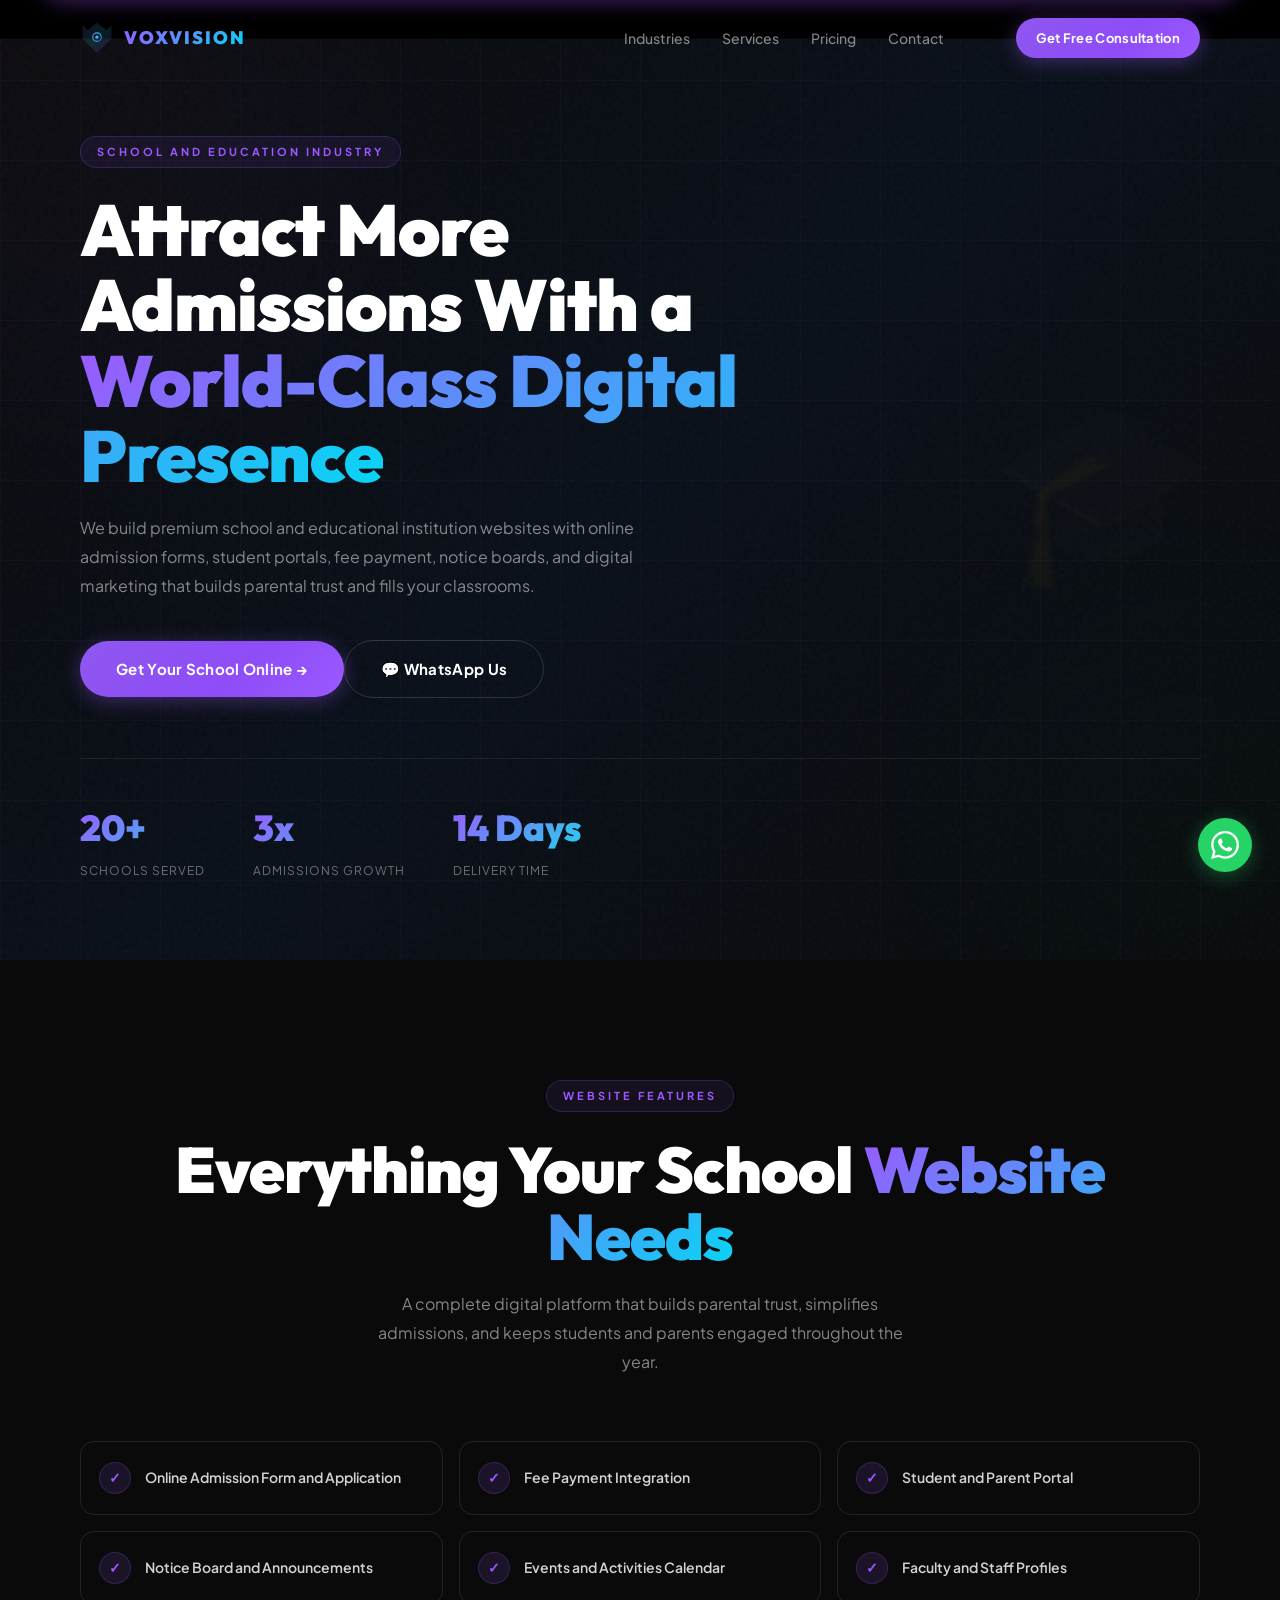
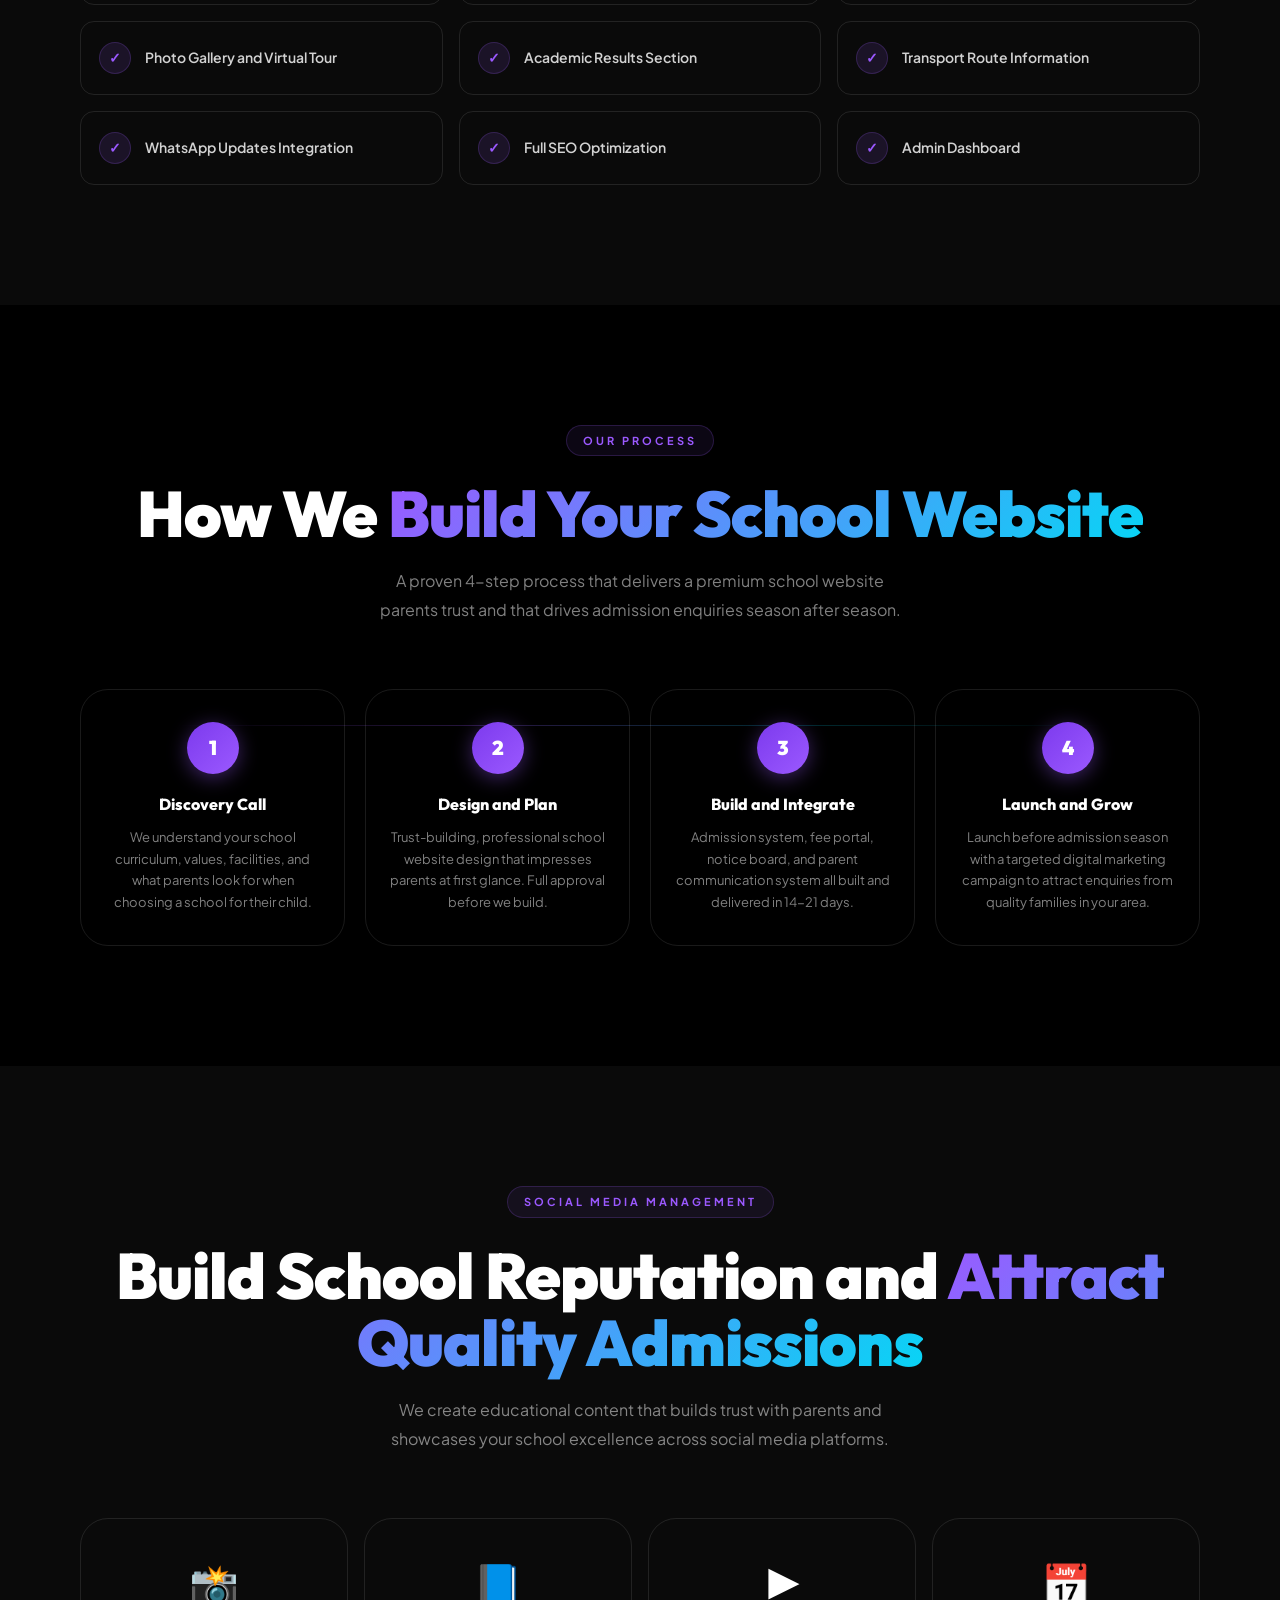
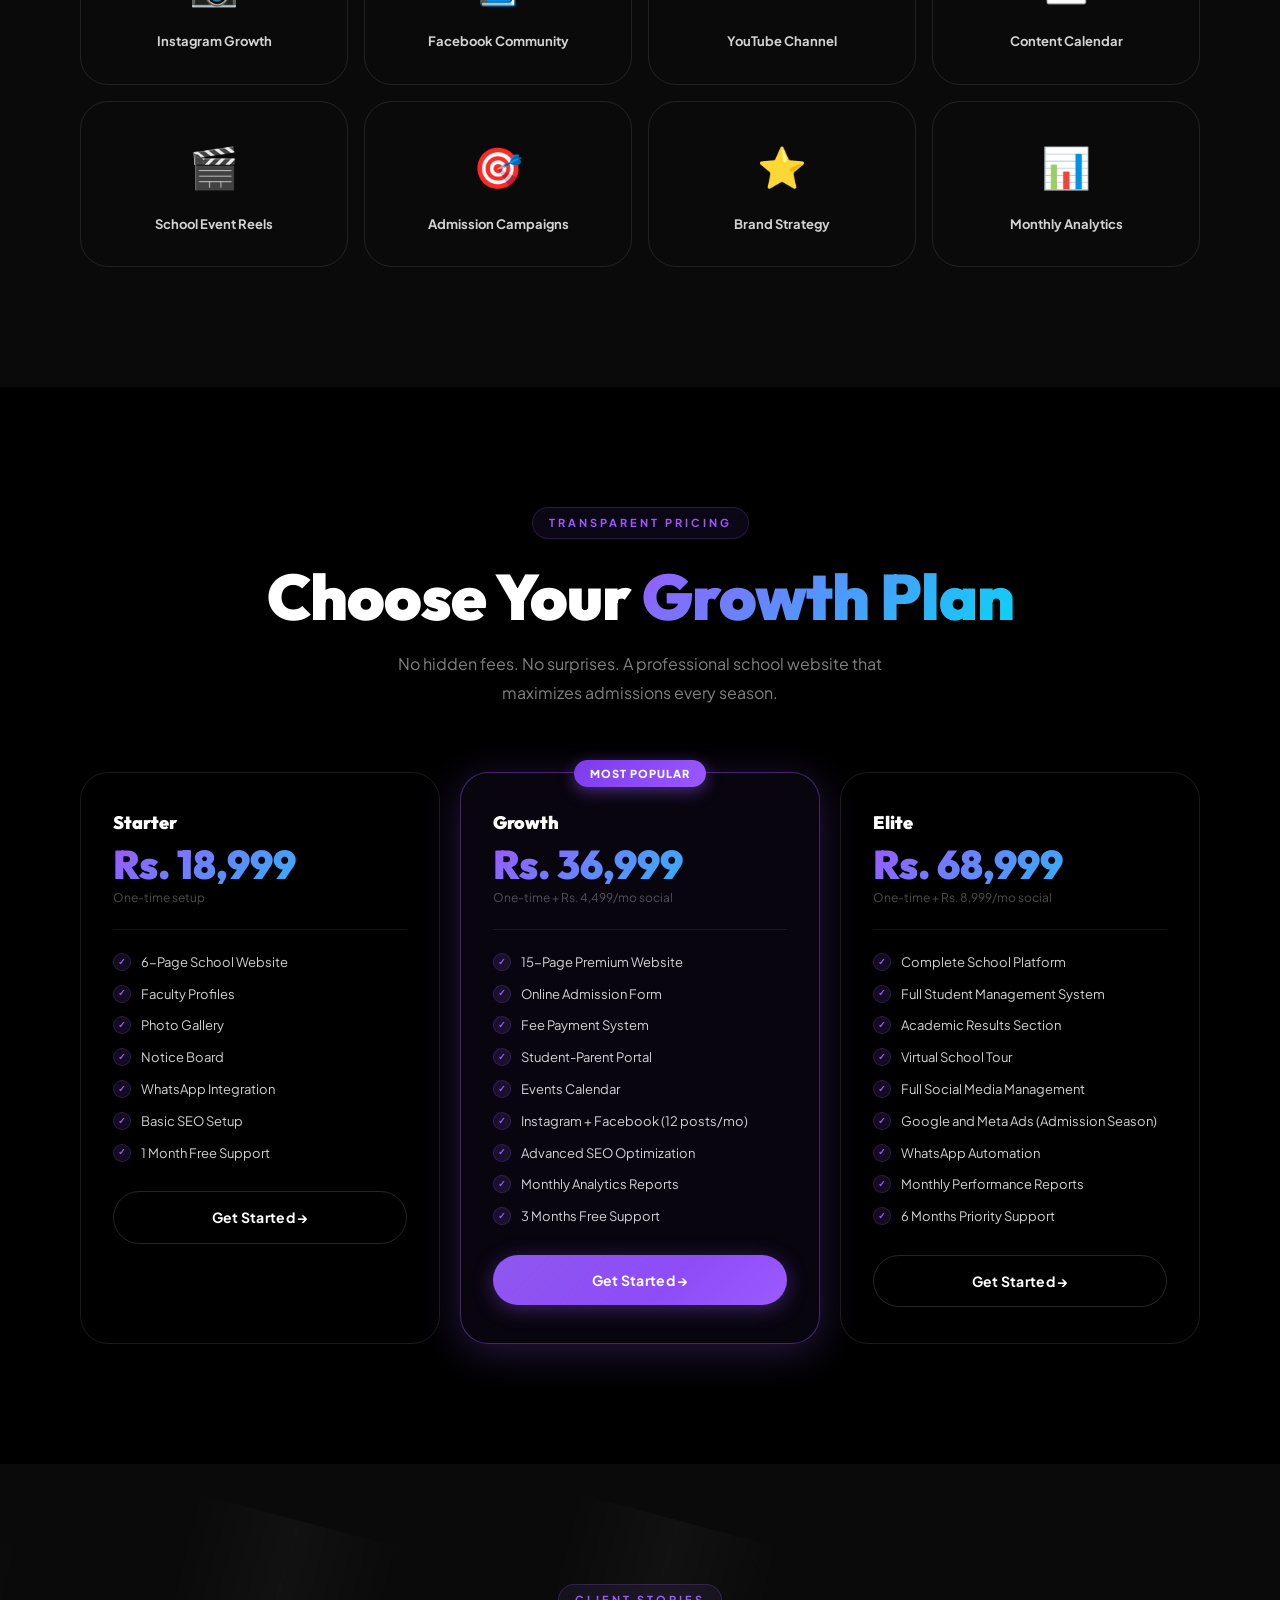
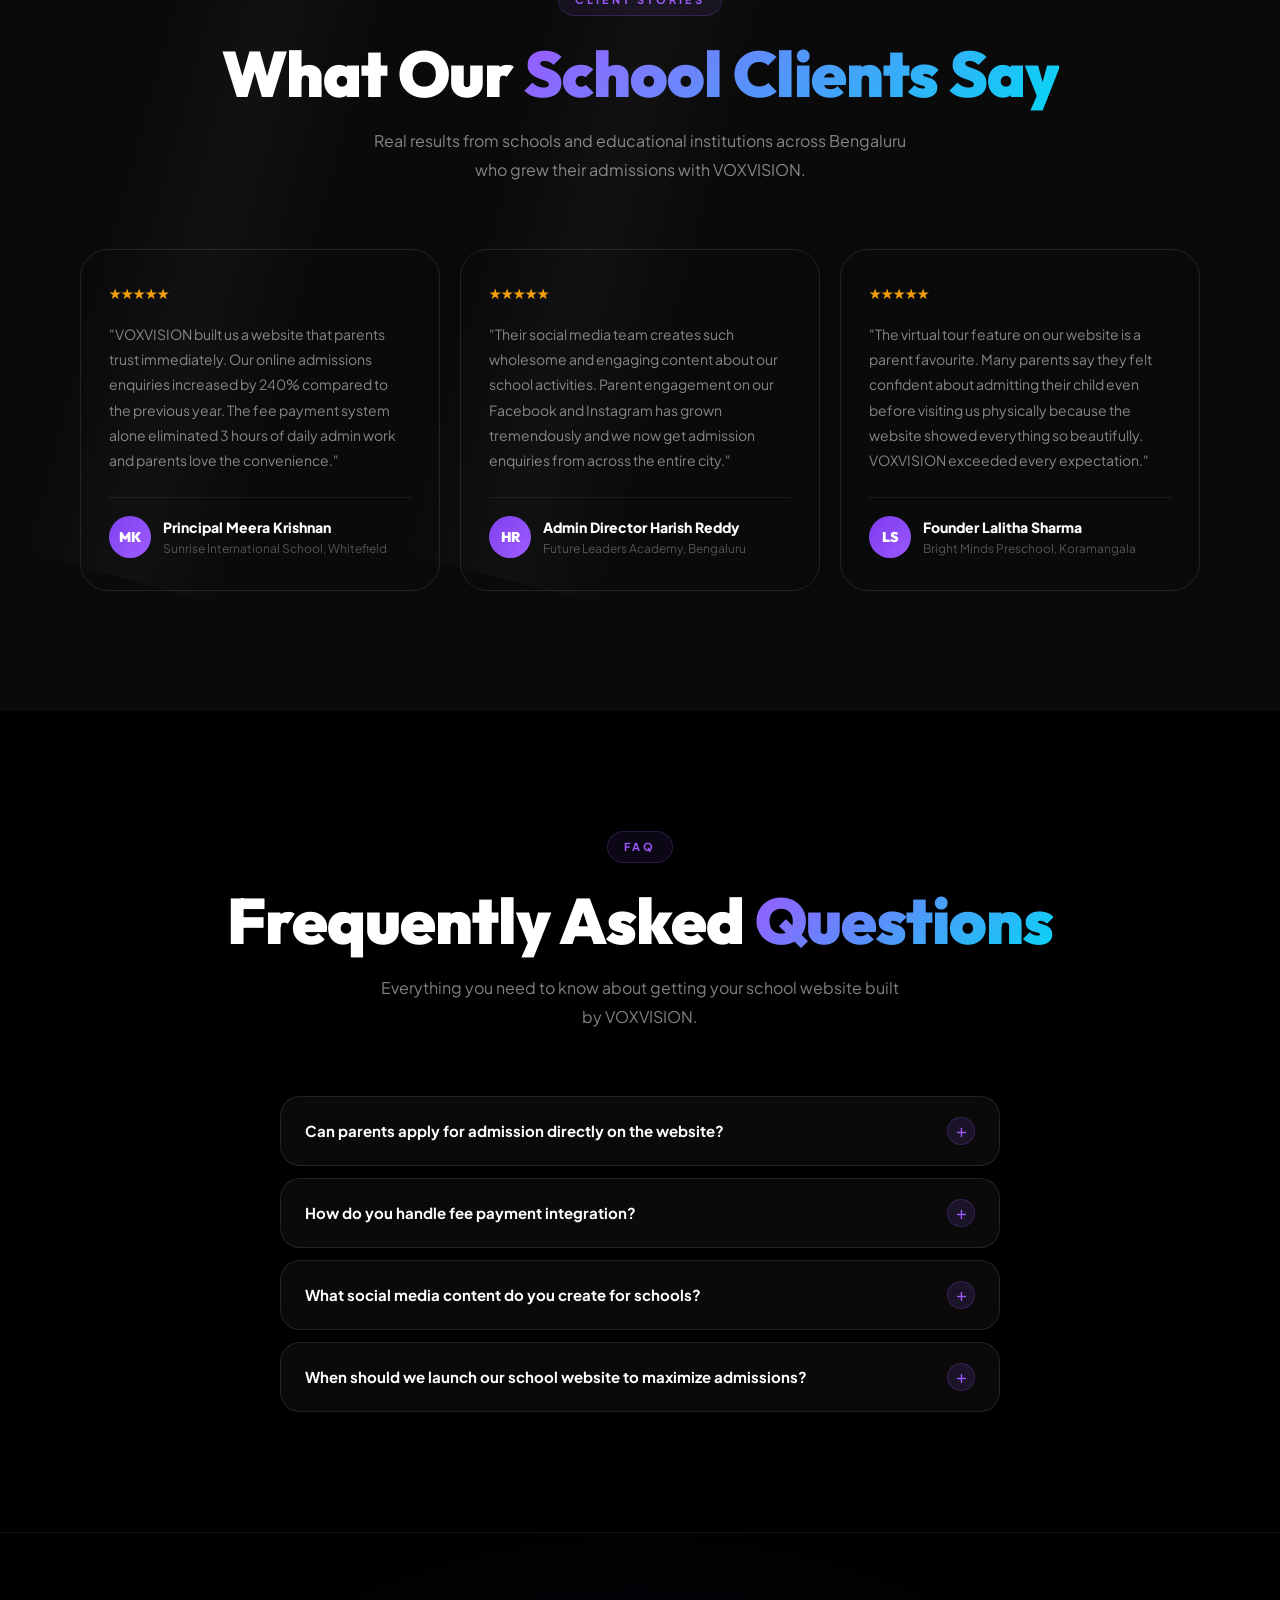
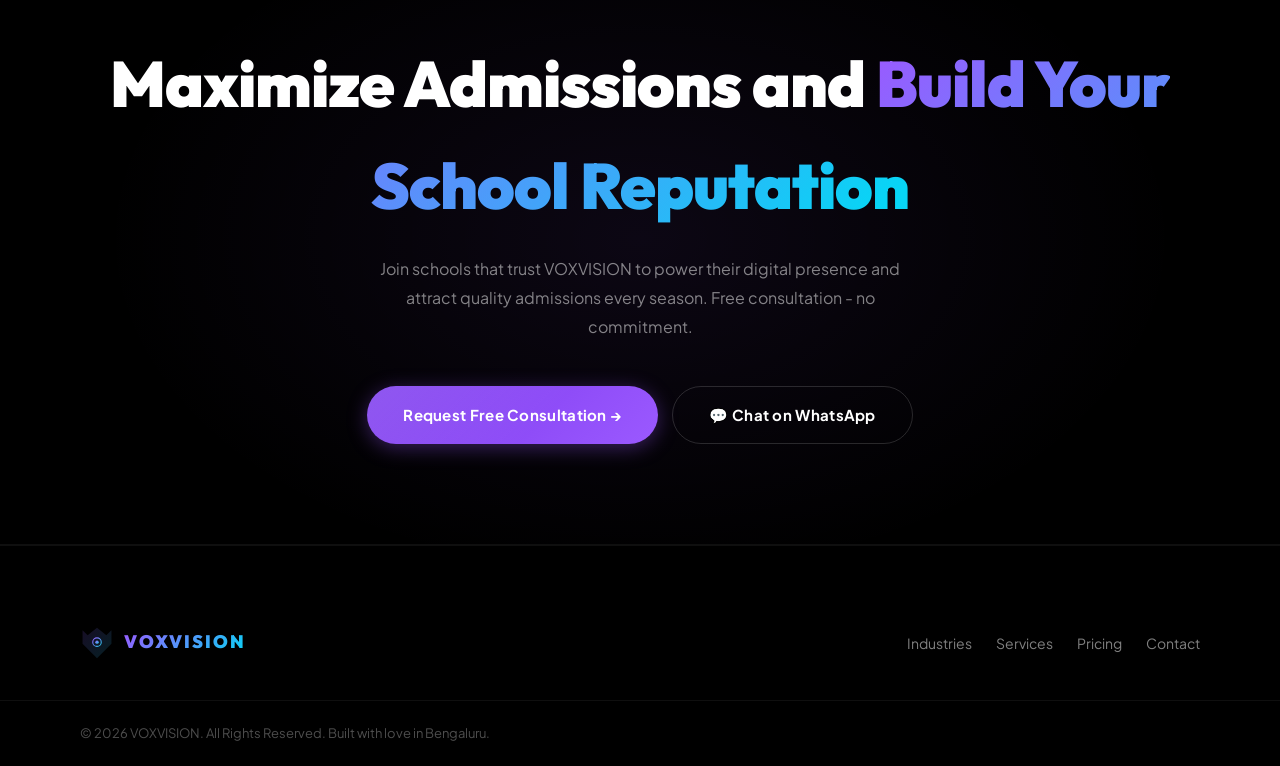
<file: pages/school.html>
﻿<!DOCTYPE html><html lang="en"><head><meta charset="UTF-8" /><meta name="viewport" content="width=device-width, initial-scale=1.0" /><title>School and Education Website | VOXVISION - Digital Agency Bengaluru</title>
  <link rel="canonical" href="https://voxvision.in/pages/school.html" />
<meta name="description" content="Premium school websites with online admission forms, student portals, fee payment, notice boards, and digital marketing that fills your classrooms." /><link rel="preconnect" href="https://fonts.googleapis.com" /><link rel="preconnect" href="https://fonts.gstatic.com" crossorigin /><link href="https://fonts.googleapis.com/css2?family=Outfit:wght@300;400;500;600;700;800;900&family=Plus+Jakarta+Sans:wght@300;400;500;600;700&display=swap" rel="stylesheet" /><link rel="stylesheet" href="https://cdn.jsdelivr.net/npm/swiper@11/swiper-bundle.min.css" /><link rel="stylesheet" href="../css/style.css" /><link rel="stylesheet" href="../css/animations.css" /><link rel="stylesheet" href="../css/responsive.css" /><style>.industry-hero{background:linear-gradient(135deg,#080808 0%,#080e18 50%,#080808 100%);}</style>
  <meta name="robots" content="index, follow" />
  <meta name="googlebot" content="index, follow, max-snippet:-1, max-image-preview:large, max-video-preview:-1" />
  <meta name="bingbot" content="index, follow, max-snippet:-1, max-image-preview:large, max-video-preview:-1" />
  <meta name="keywords" content="school website design, education website development, college website builder, school seo, educational institution marketing" />
  <meta property="og:locale" content="en_US" />
  <meta property="og:type" content="website" />
  <meta property="og:title" content="School and Education Website | VOXVISION - Digital Agency Bengaluru" />
  <meta property="og:description" content="Premium school websites with online admission forms, student portals, fee payment, notice boards, and digital marketing that fills your classrooms." />
  <meta property="og:url" content="https://voxvision.in/pages/school.html" />
  <meta property="og:site_name" content="VOXVISION" />
  <meta property="og:image" content="https://voxvision.in/images/portfolio_school.png" />
  <meta property="og:image:width" content="1200" />
  <meta property="og:image:height" content="630" />
  <meta name="twitter:card" content="summary_large_image" />
  <meta name="twitter:title" content="School and Education Website | VOXVISION - Digital Agency Bengaluru" />
  <meta name="twitter:description" content="Premium school websites with online admission forms, student portals, fee payment, notice boards, and digital marketing that fills your classrooms." />
  <meta name="twitter:image" content="https://voxvision.in/images/portfolio_school.png" />
</head><body><nav class="navbar scrolled" id="navbar"><div class="nav-container"><a href="../index.html" class="nav-logo"><svg class="logo-svg" viewBox="0 0 80 80" fill="none" xmlns="http://www.w3.org/2000/svg"><defs><linearGradient id="g1" x1="0" y1="0" x2="1" y2="1"><stop offset="0%" stop-color="#9b59ff"/><stop offset="50%" stop-color="#22d3ee"/><stop offset="100%" stop-color="#7c3aed"/></linearGradient></defs><polygon points="40,4 62,22 74,10 74,42 40,76 6,42 6,10 18,22" fill="url(#g1)" opacity="0.15"/><circle cx="40" cy="38" r="10" stroke="url(#g1)" stroke-width="2.5" fill="none"/><circle cx="40" cy="38" r="4" fill="url(#g1)"/></svg><span class="logo-text">VOXVISION</span></a><ul class="nav-links"><li><a href="../index.html#industries" class="nav-link">Industries</a></li><li><a href="../index.html#services" class="nav-link">Services</a></li><li><a href="../index.html#pricing" class="nav-link">Pricing</a></li><li><a href="../index.html#contact" class="nav-link">Contact</a></li></ul><div class="nav-cta"><a href="../index.html#contact" class="btn btn-primary btn-sm">Get Free Consultation</a></div><button class="hamburger" id="hamburger" aria-label="Toggle menu"><span></span><span></span><span></span></button></div></nav><div class="mobile-menu" id="mobile-menu"><a href="../index.html" class="mobile-link">Home</a><a href="../index.html#industries" class="mobile-link">Industries</a><a href="../index.html#services" class="mobile-link">Services</a><a href="../index.html#contact" class="mobile-link">Contact</a><a href="../index.html#contact" class="btn btn-primary" style="margin-top:8px;">Get Free Consultation</a></div><section class="industry-hero section"><div class="noise-overlay"></div><div class="glow-orb glow-purple" style="width:600px;height:600px;top:-150px;left:-200px;opacity:0.15;"></div><div class="glow-orb glow-blue" style="width:500px;height:500px;bottom:-100px;right:-150px;opacity:0.12;"></div><div class="grid-lines"></div><div class="industry-emoji-bg" aria-hidden="true">&#x1F393;</div><div class="container" style="position:relative;z-index:2;"><div class="section-label fade-in">School and Education Industry</div><h1 class="section-title fade-up stagger-1" style="font-size:clamp(40px,6vw,72px);max-width:800px;">Attract More Admissions With a <span class="text-gradient">World-Class Digital Presence</span></h1><p class="section-subtitle fade-up stagger-2" style="max-width:600px;margin-bottom:40px;">We build premium school and educational institution websites with online admission forms, student portals, fee payment, notice boards, and digital marketing that builds parental trust and fills your classrooms.</p><div class="hero-buttons fade-up stagger-3"><a href="../index.html#contact" class="btn btn-primary btn-lg">Get Your School Online &#x2192;</a><a href="https://wa.me/917975882681?text=Hi!+I+want+a+website+for+my+School." target="_blank" rel="noopener" class="btn btn-secondary btn-lg">&#x1F4AC; WhatsApp Us</a></div><div style="display:flex;gap:48px;flex-wrap:wrap;margin-top:60px;padding-top:40px;border-top:1px solid rgba(255,255,255,0.07);"><div><div style="font-family:Outfit,sans-serif;font-size:36px;font-weight:900;background:linear-gradient(135deg,#9b59ff,#22d3ee);-webkit-background-clip:text;-webkit-text-fill-color:transparent;background-clip:text;">20+</div><div style="font-size:12px;color:rgba(255,255,255,0.4);text-transform:uppercase;letter-spacing:1px;margin-top:4px;">Schools Served</div></div><div><div style="font-family:Outfit,sans-serif;font-size:36px;font-weight:900;background:linear-gradient(135deg,#9b59ff,#22d3ee);-webkit-background-clip:text;-webkit-text-fill-color:transparent;background-clip:text;">3x</div><div style="font-size:12px;color:rgba(255,255,255,0.4);text-transform:uppercase;letter-spacing:1px;margin-top:4px;">Admissions Growth</div></div><div><div style="font-family:Outfit,sans-serif;font-size:36px;font-weight:900;background:linear-gradient(135deg,#9b59ff,#22d3ee);-webkit-background-clip:text;-webkit-text-fill-color:transparent;background-clip:text;">14 Days</div><div style="font-size:12px;color:rgba(255,255,255,0.4);text-transform:uppercase;letter-spacing:1px;margin-top:4px;">Delivery Time</div></div></div></div></section><section class="section" style="background:var(--bg-2);"><div class="container"><div class="section-header"><div class="section-label">Website Features</div><h2 class="section-title">Everything Your School <span class="text-gradient">Website Needs</span></h2><p class="section-subtitle">A complete digital platform that builds parental trust, simplifies admissions, and keeps students and parents engaged throughout the year.</p></div><div class="industry-features-grid" data-stagger><div class="feature-check-card"><div class="feature-check">&#10003;</div><div class="feature-check-text">Online Admission Form and Application</div></div><div class="feature-check-card"><div class="feature-check">&#10003;</div><div class="feature-check-text">Fee Payment Integration</div></div><div class="feature-check-card"><div class="feature-check">&#10003;</div><div class="feature-check-text">Student and Parent Portal</div></div><div class="feature-check-card"><div class="feature-check">&#10003;</div><div class="feature-check-text">Notice Board and Announcements</div></div><div class="feature-check-card"><div class="feature-check">&#10003;</div><div class="feature-check-text">Events and Activities Calendar</div></div><div class="feature-check-card"><div class="feature-check">&#10003;</div><div class="feature-check-text">Faculty and Staff Profiles</div></div><div class="feature-check-card"><div class="feature-check">&#10003;</div><div class="feature-check-text">Photo Gallery and Virtual Tour</div></div><div class="feature-check-card"><div class="feature-check">&#10003;</div><div class="feature-check-text">Academic Results Section</div></div><div class="feature-check-card"><div class="feature-check">&#10003;</div><div class="feature-check-text">Transport Route Information</div></div><div class="feature-check-card"><div class="feature-check">&#10003;</div><div class="feature-check-text">WhatsApp Updates Integration</div></div><div class="feature-check-card"><div class="feature-check">&#10003;</div><div class="feature-check-text">Full SEO Optimization</div></div><div class="feature-check-card"><div class="feature-check">&#10003;</div><div class="feature-check-text">Admin Dashboard</div></div></div></div></section><section class="section" style="background:var(--bg);"><div class="container"><div class="section-header"><div class="section-label">Our Process</div><h2 class="section-title">How We <span class="text-gradient">Build Your School Website</span></h2><p class="section-subtitle">A proven 4-step process that delivers a premium school website parents trust and that drives admission enquiries season after season.</p></div><div class="process-grid" data-stagger><div class="process-card"><div class="process-step-number">1</div><div class="process-card-title">Discovery Call</div><div class="process-card-desc">We understand your school curriculum, values, facilities, and what parents look for when choosing a school for their child.</div></div><div class="process-card"><div class="process-step-number">2</div><div class="process-card-title">Design and Plan</div><div class="process-card-desc">Trust-building, professional school website design that impresses parents at first glance. Full approval before we build.</div></div><div class="process-card"><div class="process-step-number">3</div><div class="process-card-title">Build and Integrate</div><div class="process-card-desc">Admission system, fee portal, notice board, and parent communication system all built and delivered in 14-21 days.</div></div><div class="process-card"><div class="process-step-number">4</div><div class="process-card-title">Launch and Grow</div><div class="process-card-desc">Launch before admission season with a targeted digital marketing campaign to attract enquiries from quality families in your area.</div></div></div></div></section><section class="section social-section"><div class="container"><div class="section-header"><div class="section-label">Social Media Management</div><h2 class="section-title">Build School Reputation and <span class="text-gradient">Attract Quality Admissions</span></h2><p class="section-subtitle">We create educational content that builds trust with parents and showcases your school excellence across social media platforms.</p></div><div class="social-services-grid" data-stagger><div class="social-service-card"><div class="social-service-icon">&#x1F4F8;</div><div class="social-service-name">Instagram Growth</div></div><div class="social-service-card"><div class="social-service-icon">&#x1F4D8;</div><div class="social-service-name">Facebook Community</div></div><div class="social-service-card"><div class="social-service-icon">&#x25B6;&#xFE0F;</div><div class="social-service-name">YouTube Channel</div></div><div class="social-service-card"><div class="social-service-icon">&#x1F4C5;</div><div class="social-service-name">Content Calendar</div></div><div class="social-service-card"><div class="social-service-icon">&#x1F3AC;</div><div class="social-service-name">School Event Reels</div></div><div class="social-service-card"><div class="social-service-icon">&#x1F3AF;</div><div class="social-service-name">Admission Campaigns</div></div><div class="social-service-card"><div class="social-service-icon">&#x2B50;</div><div class="social-service-name">Brand Strategy</div></div><div class="social-service-card"><div class="social-service-icon">&#x1F4CA;</div><div class="social-service-name">Monthly Analytics</div></div></div></div></section><section class="section" style="background:var(--bg);"><div class="container"><div class="section-header"><div class="section-label">Transparent Pricing</div><h2 class="section-title">Choose Your <span class="text-gradient">Growth Plan</span></h2><p class="section-subtitle">No hidden fees. No surprises. A professional school website that maximizes admissions every season.</p></div><div class="industry-pricing-grid" data-stagger><div class="ind-pricing-card"><div class="ind-pricing-name">Starter</div><div class="ind-pricing-price">Rs. 18,999</div><div class="ind-pricing-period">One-time setup</div><div class="ind-pricing-divider"></div><ul class="ind-pricing-features"><li>6-Page School Website</li><li>Faculty Profiles</li><li>Photo Gallery</li><li>Notice Board</li><li>WhatsApp Integration</li><li>Basic SEO Setup</li><li>1 Month Free Support</li></ul><a href="../index.html#contact" class="btn btn-secondary" style="width:100%;justify-content:center;">Get Started &#x2192;</a></div><div class="ind-pricing-card featured"><div class="ind-pricing-badge">Most Popular</div><div class="ind-pricing-name">Growth</div><div class="ind-pricing-price">Rs. 36,999</div><div class="ind-pricing-period">One-time + Rs. 4,499/mo social</div><div class="ind-pricing-divider"></div><ul class="ind-pricing-features"><li>15-Page Premium Website</li><li>Online Admission Form</li><li>Fee Payment System</li><li>Student-Parent Portal</li><li>Events Calendar</li><li>Instagram + Facebook (12 posts/mo)</li><li>Advanced SEO Optimization</li><li>Monthly Analytics Reports</li><li>3 Months Free Support</li></ul><a href="../index.html#contact" class="btn btn-primary" style="width:100%;justify-content:center;">Get Started &#x2192;</a></div><div class="ind-pricing-card"><div class="ind-pricing-name">Elite</div><div class="ind-pricing-price">Rs. 68,999</div><div class="ind-pricing-period">One-time + Rs. 8,999/mo social</div><div class="ind-pricing-divider"></div><ul class="ind-pricing-features"><li>Complete School Platform</li><li>Full Student Management System</li><li>Academic Results Section</li><li>Virtual School Tour</li><li>Full Social Media Management</li><li>Google and Meta Ads (Admission Season)</li><li>WhatsApp Automation</li><li>Monthly Performance Reports</li><li>6 Months Priority Support</li></ul><a href="../index.html#contact" class="btn btn-secondary" style="width:100%;justify-content:center;">Get Started &#x2192;</a></div></div></div></section><section class="section" style="background:var(--bg-2);"><div class="container"><div class="section-header"><div class="section-label">Client Stories</div><h2 class="section-title">What Our <span class="text-gradient">School Clients Say</span></h2><p class="section-subtitle">Real results from schools and educational institutions across Bengaluru who grew their admissions with VOXVISION.</p></div><div class="testimonials-grid" data-stagger><div class="testimonial-card"><div class="testimonial-stars">&#x2605;&#x2605;&#x2605;&#x2605;&#x2605;</div><div class="testimonial-text">"VOXVISION built us a website that parents trust immediately. Our online admissions enquiries increased by 240% compared to the previous year. The fee payment system alone eliminated 3 hours of daily admin work and parents love the convenience."</div><div class="testimonial-divider"></div><div class="testimonial-author"><div class="testimonial-avatar">MK</div><div><div class="testimonial-name">Principal Meera Krishnan</div><div class="testimonial-role">Sunrise International School, Whitefield</div></div></div></div><div class="testimonial-card"><div class="testimonial-stars">&#x2605;&#x2605;&#x2605;&#x2605;&#x2605;</div><div class="testimonial-text">"Their social media team creates such wholesome and engaging content about our school activities. Parent engagement on our Facebook and Instagram has grown tremendously and we now get admission enquiries from across the entire city."</div><div class="testimonial-divider"></div><div class="testimonial-author"><div class="testimonial-avatar">HR</div><div><div class="testimonial-name">Admin Director Harish Reddy</div><div class="testimonial-role">Future Leaders Academy, Bengaluru</div></div></div></div><div class="testimonial-card"><div class="testimonial-stars">&#x2605;&#x2605;&#x2605;&#x2605;&#x2605;</div><div class="testimonial-text">"The virtual tour feature on our website is a parent favourite. Many parents say they felt confident about admitting their child even before visiting us physically because the website showed everything so beautifully. VOXVISION exceeded every expectation."</div><div class="testimonial-divider"></div><div class="testimonial-author"><div class="testimonial-avatar">LS</div><div><div class="testimonial-name">Founder Lalitha Sharma</div><div class="testimonial-role">Bright Minds Preschool, Koramangala</div></div></div></div></div></div></section><section class="section" style="background:var(--bg);"><div class="container"><div class="section-header"><div class="section-label">FAQ</div><h2 class="section-title">Frequently Asked <span class="text-gradient">Questions</span></h2><p class="section-subtitle">Everything you need to know about getting your school website built by VOXVISION.</p></div><div class="faq-list"><div class="faq-item"><div class="faq-question"><span class="faq-q-text">Can parents apply for admission directly on the website?</span><span class="faq-toggle">+</span></div><div class="faq-answer"><div class="faq-answer-inner">Yes - all Growth and Elite plans include a complete online admission form with document upload, application tracking status, and automated WhatsApp and email confirmation messages sent instantly to parents after submission.</div></div></div><div class="faq-item"><div class="faq-question"><span class="faq-q-text">How do you handle fee payment integration?</span><span class="faq-toggle">+</span></div><div class="faq-answer"><div class="faq-answer-inner">We integrate Razorpay to allow parents to pay term fees, activity fees, and registration fees directly online with UPI, cards, or net banking. Automatic payment receipts are generated and emailed to parents instantly after every successful payment.</div></div></div><div class="faq-item"><div class="faq-question"><span class="faq-q-text">What social media content do you create for schools?</span><span class="faq-toggle">+</span></div><div class="faq-answer"><div class="faq-answer-inner">We create parent-friendly content including classroom activities and events, student achievement spotlights, teacher features, educational tips for parents, school infrastructure showcases, and targeted admission season campaigns with paid promotions.</div></div></div><div class="faq-item"><div class="faq-question"><span class="faq-q-text">When should we launch our school website to maximize admissions?</span><span class="faq-toggle">+</span></div><div class="faq-answer"><div class="faq-answer-inner">We recommend launching 60-90 days before your admission season opens, combined with a Google Ads and Facebook campaign targeting parents in your catchment area. This gives maximum time to build awareness and attract quality enquiries before your competitors.</div></div></div></div></div></section><section class="cta-banner"><div class="container"><h2 class="cta-title">Maximize Admissions and <span class="text-gradient">Build Your School Reputation</span></h2><p class="cta-subtitle">Join schools that trust VOXVISION to power their digital presence and attract quality admissions every season. Free consultation - no commitment.</p><div class="cta-buttons"><a href="../index.html#contact" class="btn btn-primary btn-lg">Request Free Consultation &#x2192;</a><a href="https://wa.me/917975882681?text=Hi!+I+want+a+website+for+my+School." target="_blank" rel="noopener" class="btn btn-secondary btn-lg">&#x1F4AC; Chat on WhatsApp</a></div></div></section><footer><div class="container"><div style="display:flex;align-items:center;justify-content:space-between;flex-wrap:wrap;gap:16px;padding-bottom:40px;"><a href="../index.html" class="nav-logo"><svg class="logo-svg" viewBox="0 0 80 80" fill="none" xmlns="http://www.w3.org/2000/svg"><defs><linearGradient id="gf" x1="0" y1="0" x2="1" y2="1"><stop offset="0%" stop-color="#9b59ff"/><stop offset="100%" stop-color="#22d3ee"/></linearGradient></defs><polygon points="40,4 62,22 74,10 74,42 40,76 6,42 6,10 18,22" fill="url(#gf)" opacity="0.15"/><circle cx="40" cy="38" r="10" stroke="url(#gf)" stroke-width="2.5" fill="none"/><circle cx="40" cy="38" r="4" fill="url(#gf)"/></svg><span class="logo-text">VOXVISION</span></a><div style="display:flex;gap:24px;flex-wrap:wrap;"><a href="../index.html#industries" class="footer-link">Industries</a><a href="../index.html#services" class="footer-link">Services</a><a href="../index.html#pricing" class="footer-link">Pricing</a><a href="../index.html#contact" class="footer-link">Contact</a></div></div></div><div class="footer-bottom"><div class="container" style="display:flex;align-items:center;justify-content:space-between;flex-wrap:wrap;gap:12px;"><p class="footer-copy">&#169; 2026 VOXVISION. All Rights Reserved. Built with love in Bengaluru.</p></div></div></footer><a href="https://wa.me/917975882681?text=Hello%20VOXVISION!%20I%20want%20to%20discuss%20a%20project." target="_blank" rel="noopener" class="whatsapp-fab" aria-label="Chat on WhatsApp"><svg class="whatsapp-icon" viewBox="0 0 24 24" fill="white"><path d="M17.472 14.382c-.297-.149-1.758-.867-2.03-.967-.273-.099-.471-.148-.67.15-.197.297-.767.966-.94 1.164-.173.199-.347.223-.644.075-.297-.15-1.255-.463-2.39-1.475-.883-.788-1.48-1.761-1.653-2.059-.173-.297-.018-.458.13-.606.134-.133.298-.347.446-.52.149-.174.198-.298.298-.497.099-.198.05-.371-.025-.52-.075-.149-.669-1.612-.916-2.207-.242-.579-.487-.5-.669-.51-.173-.008-.371-.01-.57-.01-.198 0-.52.074-.792.372-.272.297-1.04 1.016-1.04 2.479 0 1.462 1.065 2.875 1.213 3.074.149.198 2.096 3.2 5.077 4.487.709.306 1.262.489 1.694.625.712.227 1.36.195 1.871.118.571-.085 1.758-.719 2.006-1.413.248-.694.248-1.289.173-1.413-.074-.124-.272-.198-.57-.347m-5.421 7.403h-.004a9.87 9.87 0 01-5.031-1.378l-.361-.214-3.741.982.998-3.648-.235-.374a9.86 9.86 0 01-1.51-5.26c.001-5.45 4.436-9.884 9.888-9.884 2.64 0 5.122 1.03 6.988 2.898a9.825 9.825 0 012.893 6.994c-.003 5.45-4.437 9.884-9.885 9.884m8.413-18.297A11.815 11.815 0 0012.05 0C5.495 0 .16 5.335.157 11.892c0 2.096.547 4.142 1.588 5.945L.057 24l6.305-1.654a11.882 11.882 0 005.683 1.448h.005c6.554 0 11.89-5.335 11.893-11.893a11.821 11.821 0 00-3.48-8.413z"/></svg></a><script src="https://cdn.jsdelivr.net/npm/swiper@11/swiper-bundle.min.js"></script><script src="../js/animations.js"></script><script src="../js/main.js"></script></body></html>
</file>
<file: css/style.css>
/* ============================================================
   VOXVISION — PURE BLACK / PURPLE PREMIUM THEME
   Inspired by: Partner with the best / Studio Agatho design
   ============================================================ */

@import url('https://fonts.googleapis.com/css2?family=Outfit:wght@300;400;500;600;700;800;900&family=Plus+Jakarta+Sans:ital,wght@0,300;0,400;0,500;0,600;0,700;1,300&display=swap');

/* ── Variables ── */
:root {
  /* Pure Black Base */
  --bg:            #000000;
  --bg-2:          #0a0a0a;
  --bg-3:          #111111;
  --bg-card:       rgba(255,255,255,0.04);
  --bg-card-hover: rgba(255,255,255,0.07);

  /* Purple Accent */
  --purple:        #9b59ff;
  --purple-light:  #b47aff;
  --purple-dark:   #7c3aed;
  --purple-dim:    rgba(155,89,255,0.12);
  --purple-glow:   rgba(155,89,255,0.2);

  /* Cyan Secondary */
  --cyan:          #06d6f5;
  --cyan-dim:      rgba(6,214,245,0.1);

  /* Text */
  --text:   #ffffff;
  --text-2: rgba(255,255,255,0.82);
  --text-3: rgba(255,255,255,0.5);
  --text-4: rgba(255,255,255,0.3);

  /* Glass */
  --glass:        rgba(255,255,255,0.04);
  --glass-hover:  rgba(255,255,255,0.07);
  --glass-border: rgba(255,255,255,0.1);
  --glass-border-purple: rgba(155,89,255,0.35);

  --white: #ffffff;
  --black: #000000;

  /* Gradients */
  --gradient-purple:    linear-gradient(135deg, #9b59ff 0%, #06d6f5 100%);
  --gradient-text:      linear-gradient(135deg, #9b59ff 0%, #06d6f5 100%);
  --gradient-btn:       linear-gradient(135deg, #7c3aed 0%, #9b59ff 100%);

  /* Layout */
  --nav-height:       76px;
  --section-padding: 120px;
  --container:       1200px;

  /* Radii */
  --radius-sm:   8px;
  --radius:     14px;
  --radius-lg:  20px;
  --radius-xl:  28px;
  --radius-full: 9999px;

  /* Shadows */
  --shadow:        0 8px 40px rgba(0,0,0,0.6);
  --shadow-purple: 0 8px 40px rgba(155,89,255,0.25);

  /* Transitions */
  --transition:       all 0.4s cubic-bezier(0.16, 1, 0.3, 1);
  --transition-bounce: all 0.5s cubic-bezier(0.34, 1.56, 0.64, 1);
}

/* ── Reset ── */
*, *::before, *::after { box-sizing: border-box; margin: 0; padding: 0; }
html { scroll-behavior: smooth; font-size: 16px; -webkit-font-smoothing: antialiased; }

body {
  font-family: 'Plus Jakarta Sans', sans-serif;
  background: var(--bg);
  color: var(--text);
  overflow-x: hidden;
  line-height: 1.6;
}

body.has-custom-cursor { cursor: none; }
body.has-custom-cursor *, body.has-custom-cursor a, body.has-custom-cursor button { cursor: inherit; }

a { text-decoration: none; color: inherit; }
ul { list-style: none; }
img { max-width: 100%; display: block; }
button { border: none; outline: none; background: none; font-family: inherit; cursor: pointer; }

/* ── Custom Cursor ── */
.cursor-dot {
  position: fixed; width: 6px; height: 6px;
  background: var(--purple); border-radius: 50%;
  pointer-events: none; z-index: 10000;
  transform: translate(-50%,-50%);
  box-shadow: 0 0 10px var(--purple);
}
.cursor-ring {
  position: fixed; width: 36px; height: 36px;
  border: 1.5px solid rgba(155,89,255,0.45); border-radius: 50%;
  pointer-events: none; z-index: 9999;
  transform: translate(-50%,-50%);
  transition: width 0.3s ease, height 0.3s ease, background 0.3s ease;
}
.cursor-ring.hovered {
  width: 56px; height: 56px;
  background: rgba(155,89,255,0.08);
  border-color: var(--purple);
}

/* ── Loading Screen ── */
.loading-screen {
  position: fixed; inset: 0;
  background: var(--bg);
  display: flex; align-items: center; justify-content: center;
  z-index: 9999;
  transition: opacity 0.8s ease, visibility 0.8s ease;
}
.loading-screen.hidden { opacity: 0; visibility: hidden; pointer-events: none; }
.loading-logo { display: flex; flex-direction: column; align-items: center; gap: 24px; }
.loading-logo-text {
  font-family: 'Outfit', sans-serif; font-size: 20px; font-weight: 900;
  letter-spacing: 6px; text-transform: uppercase;
  background: var(--gradient-text); -webkit-background-clip: text;
  -webkit-text-fill-color: transparent; background-clip: text;
}
.loading-bar-wrap {
  width: 160px; height: 2px;
  background: rgba(255,255,255,0.08); border-radius: var(--radius-full); overflow: hidden;
}
.loading-bar {
  height: 100%; background: var(--gradient-purple);
  border-radius: var(--radius-full); animation: loadBar 2s ease forwards;
}
@keyframes loadBar { from { width:0; } to { width:100%; } }

/* ── Layout ── */
.container { max-width: var(--container); width: 100%; margin: 0 auto; padding: 0 40px; }
.section { padding: var(--section-padding) 0; }

/* ── Typography ── */
.section-label {
  font-size: 11px; font-weight: 700; letter-spacing: 3px;
  text-transform: uppercase; color: var(--purple);
  background: rgba(155,89,255,0.08);
  border: 1px solid rgba(155,89,255,0.2);
  display: inline-block; padding: 6px 16px;
  border-radius: var(--radius-full); margin-bottom: 24px;
}

.section-title {
  font-family: 'Outfit', sans-serif;
  font-size: clamp(36px, 5vw, 64px);
  font-weight: 900; line-height: 1.05;
  color: var(--text); margin-bottom: 20px;
  letter-spacing: -1px;
}

/* Reference style: "What our clients say" — white text, purple accent word */
.section-title .accent { color: var(--purple); }
.section-title .text-gradient {
  background: var(--gradient-text);
  -webkit-background-clip: text; -webkit-text-fill-color: transparent; background-clip: text;
}

.section-subtitle {
  font-size: 16px; color: var(--text-3);
  max-width: 540px; line-height: 1.8;
}
.section-header { text-align: center; margin-bottom: 64px; }
.section-header .section-subtitle { margin: 0 auto; }

/* ── Buttons ── */
.btn {
  display: inline-flex; align-items: center; gap: 10px;
  font-family: 'Plus Jakarta Sans', sans-serif;
  font-size: 14px; font-weight: 700;
  padding: 14px 28px; border-radius: var(--radius-full);
  cursor: pointer; transition: var(--transition);
  position: relative; letter-spacing: 0.3px;
  white-space: nowrap;
}
.btn-primary {
  background: var(--gradient-btn);
  color: var(--white);
  box-shadow: 0 4px 20px rgba(155,89,255,0.35);
}
.btn-primary:hover { transform: translateY(-2px); box-shadow: 0 8px 40px rgba(155,89,255,0.55); }

.btn-secondary {
  background: transparent;
  color: var(--text);
  border: 1px solid rgba(255,255,255,0.15);
}
.btn-secondary:hover {
  background: rgba(255,255,255,0.05);
  border-color: var(--purple);
  transform: translateY(-2px);
  box-shadow: 0 4px 20px rgba(155,89,255,0.15);
}

/* Reference style: pill border buttons like "(123) 456-7890" */
.btn-pill {
  background: transparent;
  border: 1px solid rgba(155,89,255,0.5);
  color: var(--text-2); font-size: 13px;
  padding: 10px 22px;
  border-radius: var(--radius-full);
}
.btn-pill:hover { background: rgba(155,89,255,0.1); border-color: var(--purple); }

.btn-sm  { font-size: 13px; padding: 10px 20px; }
.btn-lg  { font-size: 15px; padding: 16px 36px; }
.btn-arrow { font-size: 16px; transition: transform 0.3s ease; }
.btn:hover .btn-arrow { transform: translateX(4px); }

/* ── Navbar ── */
.navbar {
  position: fixed; top: 0; left: 0; right: 0;
  height: var(--nav-height); z-index: 1000;
  transition: var(--transition);
}
.navbar.scrolled {
  background: rgba(0,0,0,0.92);
  backdrop-filter: blur(20px); -webkit-backdrop-filter: blur(20px);
  border-bottom: 1px solid rgba(255,255,255,0.06);
}
.nav-container {
  max-width: var(--container); margin: 0 auto; padding: 0 40px;
  height: 100%; display: flex; align-items: center; gap: 48px;
}
.nav-logo {
  display: flex; align-items: center; gap: 10px;
  font-family: 'Outfit', sans-serif;
  font-size: 18px; font-weight: 900; letter-spacing: 2px;
  flex-shrink: 0;
}
.logo-svg { width: 34px; height: 34px; }
.logo-text {
  background: var(--gradient-text);
  -webkit-background-clip: text; -webkit-text-fill-color: transparent; background-clip: text;
}
.nav-links { display: flex; align-items: center; gap: 32px; margin-left: auto; }
.nav-link {
  font-size: 14px; font-weight: 500; color: var(--text-3);
  transition: color 0.3s ease; position: relative;
}
.nav-link::after {
  content: ''; position: absolute; bottom: -4px; left: 0; right: 0;
  height: 1px; background: var(--purple);
  transform: scaleX(0); transition: transform 0.3s ease;
}
.nav-link:hover { color: var(--text); }
.nav-link:hover::after { transform: scaleX(1); }
.nav-cta { margin-left: 24px; }

.hamburger {
  display: none; flex-direction: column; gap: 5px;
  cursor: pointer; padding: 4px; margin-left: auto;
}
.hamburger span {
  width: 24px; height: 2px; background: var(--text);
  border-radius: var(--radius-full); transition: var(--transition);
}
.mobile-menu {
  position: fixed; top: var(--nav-height); left: 0; right: 0;
  background: rgba(0,0,0,0.98); backdrop-filter: blur(20px);
  padding: 24px 40px 40px;
  display: flex; flex-direction: column; gap: 6px;
  transform: translateY(-110%);
  transition: transform 0.4s cubic-bezier(0.16,1,0.3,1);
  z-index: 999; border-bottom: 1px solid rgba(255,255,255,0.06);
}
.mobile-menu.active { transform: translateY(0); }
.mobile-link {
  font-size: 17px; font-weight: 600; color: var(--text-2);
  padding: 13px 0; border-bottom: 1px solid rgba(255,255,255,0.06);
  transition: var(--transition);
}
.mobile-link:hover { color: var(--purple); padding-left: 8px; }

/* ── HERO ── Centered Premium Minimalist Mockup Design ── */
.hero {
  min-height: 100vh; display: flex; align-items: center; justify-content: center;
  background: var(--bg);
  position: relative; overflow: hidden;
  padding-top: var(--nav-height);
  text-align: center;
}

/* Hero canvas (particles) */
#hero-canvas {
  position: absolute; inset: 0; width: 100%; height: 100%;
  pointer-events: none; opacity: 0.35;
}

.hero::before {
  content: ''; position: absolute; inset: 0;
  background-image:
    linear-gradient(rgba(155,89,255,0.03) 1px, transparent 1px),
    linear-gradient(90deg, rgba(155,89,255,0.03) 1px, transparent 1px);
  background-size: 80px 80px;
  pointer-events: none;
}

.hero-centered-container {
  display: flex; flex-direction: column; align-items: center; justify-content: center;
  position: relative; z-index: 2;
  width: 100%; max-width: var(--container);
  padding: 0 40px;
}

/* 3D Wave Ribbon visual at the top of content */
.hero-top-shape {
  margin-bottom: 24px;
  animation: fadeUp 0.8s cubic-bezier(0.16,1,0.3,1) 0.1s both;
}
.hero-3d-wave {
  width: 160px; height: auto;
  filter: drop-shadow(0 8px 30px rgba(155,89,255,0.3));
  animation: float 6s ease-in-out infinite;
}

.hero-title {
  font-family: 'Outfit', sans-serif;
  font-size: clamp(52px, 8vw, 104px);
  font-weight: 900; line-height: 0.95;
  letter-spacing: -3px;
  color: var(--white);
  margin-bottom: 24px;
  text-align: center;
  text-transform: none;
  animation: fadeUp 0.9s cubic-bezier(0.16,1,0.3,1) 0.25s both;
}

.hero-title .accent {
  color: var(--purple-light);
  background: none;
  -webkit-text-fill-color: initial;
}

.hero-subtitle.centered {
  font-family: 'Outfit', sans-serif;
  font-size: 19px; font-weight: 500; letter-spacing: 0.5px;
  color: var(--text-2); text-align: center;
  margin-bottom: 60px;
  animation: fadeUp 0.9s cubic-bezier(0.16,1,0.3,1) 0.4s both;
}

/* Bottom Bar: Pill Contact Buttons & Social icons */
.hero-bottom-bar {
  display: flex; align-items: center; justify-content: space-between;
  width: 100%; max-width: 900px;
  margin-top: 40px;
  padding-top: 32px;
  border-top: 1px solid rgba(255,255,255,0.07);
  animation: fadeUp 0.9s cubic-bezier(0.16,1,0.3,1) 0.55s both;
}

/* ── Industry Hero Animations ── */
.industry-hero .section-label {
  animation: fadeIn 0.8s cubic-bezier(0.16,1,0.3,1) 0.1s both;
}
.industry-hero .section-title {
  animation: fadeUp 0.9s cubic-bezier(0.16,1,0.3,1) 0.25s both;
}
.industry-hero .section-subtitle {
  animation: fadeUp 0.9s cubic-bezier(0.16,1,0.3,1) 0.4s both;
}
.industry-hero .hero-buttons {
  animation: fadeUp 0.9s cubic-bezier(0.16,1,0.3,1) 0.55s both;
}

.btn-pill-premium {
  background: transparent;
  border: 1px solid rgba(155,89,255,0.45);
  color: var(--white); font-family: 'Outfit', sans-serif;
  font-size: 14px; font-weight: 700; letter-spacing: 1px;
  padding: 12px 32px; border-radius: var(--radius-full);
  transition: var(--transition);
  box-shadow: 0 0 0 rgba(155,89,255,0);
}
.btn-pill-premium:hover {
  background: rgba(155,89,255,0.08);
  border-color: var(--purple);
  box-shadow: 0 0 25px rgba(155,89,255,0.25);
  transform: translateY(-2px);
}

.hero-social-circles {
  display: flex; gap: 12px;
}
.social-circle {
  width: 38px; height: 38px;
  border: 1px solid rgba(255,255,255,0.2);
  border-radius: 50%;
  display: flex; align-items: center; justify-content: center;
  transition: var(--transition);
}
.social-circle:hover {
  border-color: var(--purple);
  background: rgba(255,255,255,0.05);
  transform: translateY(-2px);
}

/* Background glows */
.hero-orb {
  position: absolute; border-radius: 50%;
  filter: blur(120px); pointer-events: none; opacity: 0.15;
}
.hero-orb-1 { width: 600px; height: 600px; top: -150px; left: -200px; background: var(--purple); }
.hero-orb-2 { width: 500px; height: 500px; bottom: -100px; right: -150px; background: var(--cyan); }

/* Scroll indicator */
.scroll-indicator {
  position: absolute; bottom: 32px; left: 50%; transform: translateX(-50%);
  display: flex; flex-direction: column; align-items: center; gap: 6px;
}
.scroll-indicator-line {
  width: 1px; height: 40px;
  background: linear-gradient(to bottom, transparent, rgba(155,89,255,0.5));
  animation: scrollLine 2s ease-in-out infinite;
}
.scroll-indicator-dot {
  width: 4px; height: 4px; background: var(--purple);
  border-radius: 50%; box-shadow: 0 0 6px var(--purple);
}
@keyframes scrollLine { 0%,100%{opacity:0.4;} 50%{opacity:1;} }

/* ── Marquee ── */
.marquee-section {
  background: var(--bg-2);
  border-top: 1px solid rgba(255,255,255,0.06);
  border-bottom: 1px solid rgba(255,255,255,0.06);
  padding: 20px 0; overflow: hidden;
}
.marquee-track {
  display: flex; gap: 0;
  animation: marqueeScroll 30s linear infinite;
  width: max-content;
}
.marquee-item {
  font-size: 13px; font-weight: 600; color: var(--text-3);
  padding: 0 28px; white-space: nowrap;
  display: flex; align-items: center; gap: 8px;
  text-transform: uppercase; letter-spacing: 0.5px;
}
.marquee-dot {
  width: 4px; height: 4px; border-radius: 50%;
  background: var(--purple); flex-shrink: 0;
  box-shadow: 0 0 6px var(--purple);
}
@keyframes marqueeScroll { from{transform:translateX(0);} to{transform:translateX(-50%);} }

/* ── Stats Section ── */
.stats-section {
  background: var(--bg-2);
  border-bottom: 1px solid rgba(255,255,255,0.06);
}
.stats-row {
  display: grid; grid-template-columns: repeat(4,1fr);
}
.stats-row .stat-item {
  padding: 48px 40px;
  border-right: 1px solid rgba(255,255,255,0.06);
}
.stats-row .stat-item:last-child { border-right: none; }
.stat-number {
  font-family: 'Outfit', sans-serif;
  font-size: 52px; font-weight: 900; line-height: 1;
  background: var(--gradient-text);
  -webkit-background-clip: text; -webkit-text-fill-color: transparent; background-clip: text;
}
.stat-label { font-size: 11px; color: var(--text-4); text-transform: uppercase; letter-spacing: 1.5px; margin-top: 8px; font-weight: 700; }
.stat-desc { font-size: 13px; color: var(--text-4); margin-top: 4px; }

/* ── Industries ── Reference style: clean grid with thin borders ── */
.industries-grid {
  display: grid; grid-template-columns: repeat(4,1fr);
  gap: 1px; background: rgba(255,255,255,0.06);
  border: 1px solid rgba(255,255,255,0.06);
  border-radius: var(--radius-xl); overflow: hidden;
}
.industry-card {
  background: var(--bg);
  padding: 36px 28px;
  display: flex; flex-direction: column; gap: 14px;
  transition: var(--transition); cursor: pointer; position: relative; overflow: hidden;
}
.industry-card::before {
  content: ''; position: absolute; inset: 0;
  background: linear-gradient(135deg, rgba(155,89,255,0.05), rgba(6,214,245,0.03));
  opacity: 0; transition: opacity 0.4s ease;
}
.industry-card:hover::before { opacity: 1; }
.industry-card:hover { background: var(--bg-2); }
.industry-icon {
  font-size: 30px; width: 56px; height: 56px;
  background: rgba(155,89,255,0.1); border-radius: var(--radius);
  display: flex; align-items: center; justify-content: center;
  transition: var(--transition);
}
.industry-card:hover .industry-icon { background: var(--gradient-btn); }
.industry-name {
  font-family: 'Outfit', sans-serif;
  font-size: 16px; font-weight: 800; color: var(--text);
}
.industry-desc { font-size: 13px; color: var(--text-3); line-height: 1.6; }
.industry-link {
  font-size: 13px; font-weight: 700; color: var(--purple);
  display: flex; align-items: center; gap: 6px; margin-top: auto;
  transition: var(--transition);
}
.industry-card:hover .industry-link { gap: 10px; }

/* ── Services ── */
.services-grid { display: grid; grid-template-columns: repeat(3,1fr); gap: 20px; }
.service-card {
  background: var(--glass); border: 1px solid var(--glass-border);
  border-radius: var(--radius-xl); padding: 36px 32px;
  transition: var(--transition-bounce); position: relative; overflow: hidden;
}
.service-card::after {
  content: ''; position: absolute; bottom: 0; left: 0; right: 0; height: 2px;
  background: var(--gradient-purple); transform: scaleX(0); transition: transform 0.4s ease;
}
.service-card:hover { border-color: var(--glass-border-purple); transform: translateY(-6px); box-shadow: var(--shadow-purple); background: var(--glass-hover); }
.service-card:hover::after { transform: scaleX(1); }
.service-icon {
  font-size: 32px; width: 64px; height: 64px;
  background: var(--purple-dim); border-radius: var(--radius-lg);
  display: flex; align-items: center; justify-content: center; margin-bottom: 24px;
  transition: var(--transition);
}
.service-card:hover .service-icon { background: var(--gradient-btn); box-shadow: var(--shadow-purple); }
.service-name { font-family: 'Outfit', sans-serif; font-size: 19px; font-weight: 800; margin-bottom: 10px; }
.service-desc { font-size: 14px; color: var(--text-3); line-height: 1.7; margin-bottom: 20px; }
.service-features { list-style: none; display: flex; flex-direction: column; gap: 9px; }
.service-features li {
  font-size: 13px; color: var(--text-3);
  display: flex; align-items: center; gap: 10px;
}
.service-features li::before {
  content: ''; width: 5px; height: 5px; background: var(--purple);
  border-radius: 50%; flex-shrink: 0; box-shadow: 0 0 5px var(--purple);
}

/* ── Why Us ── */
.why-grid { display: grid; grid-template-columns: repeat(4,1fr); gap: 20px; }
.why-card {
  background: var(--glass); border: 1px solid var(--glass-border);
  border-radius: var(--radius-xl); padding: 32px 24px;
  transition: var(--transition-bounce); text-align: center;
}
.why-card:hover { border-color: var(--glass-border-purple); transform: translateY(-5px); box-shadow: 0 16px 50px rgba(155,89,255,0.12); }
.why-icon { font-size: 32px; width: 60px; height: 60px; background: var(--purple-dim); border-radius: 50%; display: flex; align-items: center; justify-content: center; margin: 0 auto 18px; }
.why-title { font-family: 'Outfit', sans-serif; font-size: 16px; font-weight: 800; margin-bottom: 10px; }
.why-desc { font-size: 13px; color: var(--text-3); line-height: 1.65; }

/* ── Portfolio ── */
.portfolio-grid { display: grid; grid-template-columns: repeat(3,1fr); gap: 20px; }
.portfolio-item {
  position: relative; border-radius: var(--radius-xl); overflow: hidden;
  aspect-ratio: 4/3; cursor: pointer; transition: var(--transition);
  border: 1px solid rgba(255,255,255,0.06);
}
.portfolio-item img { width: 100%; height: 100%; object-fit: cover; transition: transform 0.6s ease; }
.portfolio-item:hover img { transform: scale(1.06); }
.portfolio-overlay {
  position: absolute; inset: 0;
  background: linear-gradient(to top, rgba(0,0,0,0.95) 0%, rgba(0,0,0,0.3) 60%, transparent 100%);
  opacity: 0; transition: opacity 0.4s ease; display: flex; align-items: flex-end; padding: 24px;
}
.portfolio-item:hover .portfolio-overlay { opacity: 1; }
.portfolio-info { transform: translateY(10px); transition: transform 0.4s ease; }
.portfolio-item:hover .portfolio-info { transform: translateY(0); }
.portfolio-title { font-family: 'Outfit', sans-serif; font-size: 17px; font-weight: 800; color: white; margin-bottom: 6px; }
.portfolio-tag {
  font-size: 11px; font-weight: 700; color: var(--purple);
  background: rgba(155,89,255,0.15); padding: 4px 12px;
  border-radius: var(--radius-full); border: 1px solid rgba(155,89,255,0.25); display: inline-block;
}

/* ── Pricing ── */
.pricing-tabs {
  display: flex; gap: 4px; background: rgba(255,255,255,0.04);
  border: 1px solid rgba(255,255,255,0.08); border-radius: var(--radius-full);
  padding: 4px; width: fit-content; margin: 0 auto 56px;
}
.pricing-tab {
  font-size: 13px; font-weight: 700; color: var(--text-3);
  padding: 10px 22px; border-radius: var(--radius-full); cursor: pointer; transition: var(--transition);
}
.pricing-tab.active { background: var(--gradient-btn); color: white; box-shadow: 0 4px 16px rgba(155,89,255,0.4); }
.pricing-plans { display: none; grid-template-columns: repeat(3,1fr); gap: 20px; }
.pricing-plans.active { display: grid; }

.pricing-card {
  background: var(--glass); border: 1px solid var(--glass-border);
  border-radius: var(--radius-xl); padding: 36px 32px; position: relative; transition: var(--transition-bounce);
}
.pricing-card.featured {
  background: linear-gradient(135deg, rgba(155,89,255,0.1), rgba(6,214,245,0.04));
  border-color: rgba(155,89,255,0.4); transform: scale(1.03); box-shadow: var(--shadow-purple);
}
.pricing-card:hover:not(.featured) { border-color: var(--glass-border-purple); transform: translateY(-4px); }
.pricing-badge {
  position: absolute; top: -14px; left: 50%; transform: translateX(-50%);
  background: var(--gradient-btn); color: white;
  font-size: 11px; font-weight: 800; letter-spacing: 1px; text-transform: uppercase;
  padding: 5px 18px; border-radius: var(--radius-full); white-space: nowrap;
  box-shadow: 0 4px 16px rgba(155,89,255,0.5);
}
.pricing-plan-name { font-family: 'Outfit', sans-serif; font-size: 19px; font-weight: 900; margin-bottom: 8px; }
.pricing-price { font-family: 'Outfit', sans-serif; font-size: 46px; font-weight: 900; line-height: 1; margin-bottom: 4px; }
.pricing-price .currency { font-size: 22px; font-weight: 700; color: var(--text-3); vertical-align: top; margin-top: 8px; display: inline-block; }
.pricing-price .amount {
  background: var(--gradient-text); -webkit-background-clip: text;
  -webkit-text-fill-color: transparent; background-clip: text;
}
.pricing-period { font-size: 13px; color: var(--text-4); margin-bottom: 24px; }
.pricing-divider { height: 1px; background: rgba(255,255,255,0.07); margin-bottom: 24px; }
.pricing-features { list-style: none; display: flex; flex-direction: column; gap: 13px; margin-bottom: 32px; }
.pricing-features li {
  font-size: 13.5px; color: var(--text-2);
  display: flex; align-items: center; gap: 11px;
}
.pricing-features li::before {
  content: '✓'; width: 20px; height: 20px;
  background: var(--purple-dim); border: 1px solid rgba(155,89,255,0.25); border-radius: 50%;
  display: flex; align-items: center; justify-content: center;
  font-size: 10px; font-weight: 900; color: var(--purple); flex-shrink: 0;
}
.pricing-features li.not-included { color: var(--text-4); }
.pricing-features li.not-included::before { content: '✕'; background: rgba(255,255,255,0.04); border-color: rgba(255,255,255,0.08); color: var(--text-4); }

/* ── FAQ ── */
.faq-list { max-width: 720px; margin: 0 auto; display: flex; flex-direction: column; gap: 12px; }
.faq-item {
  background: var(--glass); border: 1px solid var(--glass-border);
  border-radius: var(--radius-lg); overflow: hidden; transition: border-color 0.3s ease;
}
.faq-item.open { border-color: rgba(155,89,255,0.3); }
.faq-question {
  padding: 20px 24px; display: flex; align-items: center;
  justify-content: space-between; gap: 16px; cursor: pointer; user-select: none;
}
.faq-q-text { font-size: 15px; font-weight: 700; color: var(--text); }
.faq-toggle {
  width: 28px; height: 28px; background: var(--purple-dim);
  border: 1px solid rgba(155,89,255,0.2); border-radius: 50%;
  display: flex; align-items: center; justify-content: center;
  font-size: 18px; color: var(--purple); flex-shrink: 0;
  transition: transform 0.4s ease, background 0.3s ease;
}
.faq-item.open .faq-toggle { transform: rotate(45deg); background: var(--gradient-btn); color: white; }
.faq-answer { max-height: 0; overflow: hidden; transition: max-height 0.4s cubic-bezier(0.16,1,0.3,1); }
.faq-item.open .faq-answer { max-height: 200px; }
.faq-answer-inner {
  padding: 0 24px 22px; padding-top: 18px;
  font-size: 14px; color: var(--text-3); line-height: 1.75;
  border-top: 1px solid rgba(255,255,255,0.06);
}

/* ── Contact ── */
.contact { background: var(--bg); }
.contact-grid { display: grid; grid-template-columns: 1fr 1.2fr; gap: 60px; }
.contact-info-title { font-family: 'Outfit', sans-serif; font-size: 30px; font-weight: 800; margin-bottom: 18px; }
.contact-info-desc { color: var(--text-3); margin-bottom: 32px; line-height: 1.7; }
.contact-details { display: flex; flex-direction: column; gap: 18px; margin-bottom: 32px; }
.contact-detail { display: flex; gap: 14px; align-items: flex-start; }
.contact-detail-icon { font-size: 20px; margin-top: 2px; }
.contact-detail-label { font-size: 11px; text-transform: uppercase; color: var(--text-4); font-weight: 700; letter-spacing: 1px; }
.contact-detail-value { font-size: 15px; color: var(--text-2); font-weight: 600; }
.contact-map { border-radius: var(--radius-lg); overflow: hidden; border: 1px solid rgba(255,255,255,0.06); }
.contact-form {
  background: var(--glass); border: 1px solid var(--glass-border);
  border-radius: var(--radius-xl); padding: 40px; backdrop-filter: blur(16px);
}
.form-title { font-family: 'Outfit', sans-serif; font-size: 24px; font-weight: 800; margin-bottom: 8px; }
.form-subtitle { font-size: 13px; color: var(--text-4); margin-bottom: 28px; }
.form-grid { display: grid; grid-template-columns: 1fr 1fr; gap: 16px; }
.form-group { display: flex; flex-direction: column; gap: 7px; }
.form-group.full { grid-column: 1 / -1; }
.form-label { font-size: 12px; font-weight: 700; color: var(--text-3); }
.form-input, .form-select, .form-textarea {
  background: rgba(255,255,255,0.04); border: 1px solid rgba(255,255,255,0.08);
  border-radius: var(--radius-sm); padding: 13px;
  font-family: inherit; font-size: 14px; color: var(--text); outline: none; transition: var(--transition);
}
.form-input::placeholder, .form-textarea::placeholder { color: var(--text-4); }
.form-input:focus, .form-select:focus, .form-textarea:focus {
  border-color: var(--purple); background: rgba(155,89,255,0.05);
  box-shadow: 0 0 0 3px rgba(155,89,255,0.1);
}
.form-select { -webkit-appearance: none; appearance: none; }
.form-textarea { min-height: 110px; }
.form-submit { width: 100%; justify-content: center; margin-top: 14px; }

/* ── TESTIMONIALS ── Reference: "What our clients say" with thin-border dark cards ── */
.testimonials-grid { display: grid; grid-template-columns: repeat(3,1fr); gap: 20px; }
.testimonial-card {
  background: transparent;
  border: 1px solid rgba(255,255,255,0.1);
  border-radius: var(--radius-xl);
  padding: 32px 28px;
  transition: var(--transition-bounce);
  position: relative; display: flex; flex-direction: column;
}
.testimonial-card:hover {
  border-color: rgba(155,89,255,0.3);
  transform: translateY(-4px);
  background: rgba(155,89,255,0.03);
}
.testimonial-stars { display: flex; gap: 3px; margin-bottom: 18px; font-size: 14px; color: #f59e0b; }
.testimonial-text {
  font-size: 14px; color: var(--text-3); line-height: 1.8; flex: 1; margin-bottom: 24px;
}
.testimonial-divider { height: 1px; background: rgba(255,255,255,0.07); margin-bottom: 18px; }
.testimonial-author { display: flex; align-items: center; gap: 12px; }
.testimonial-avatar {
  width: 42px; height: 42px; border-radius: 50%;
  background: var(--gradient-btn);
  display: flex; align-items: center; justify-content: center;
  font-family: 'Outfit', sans-serif; font-size: 14px; font-weight: 900; color: white; flex-shrink: 0;
}
.testimonial-name { font-size: 14px; font-weight: 800; color: var(--text); }
.testimonial-role { font-size: 12px; color: var(--text-4); }

/* ── CTA Banner ── Reference: Pure black, centered, 3D blob above text ── */
.cta-banner {
  background: var(--bg);
  position: relative; overflow: hidden;
  padding: 100px 0; text-align: center;
  border-top: 1px solid rgba(255,255,255,0.06);
  border-bottom: 1px solid rgba(255,255,255,0.06);
}
.cta-banner::before {
  content: ''; position: absolute; inset: 0;
  background: radial-gradient(ellipse 60% 80% at 50% 50%, rgba(155,89,255,0.08), transparent 70%);
  pointer-events: none;
}
.cta-title {
  font-family: 'Outfit', sans-serif;
  font-size: clamp(36px,5vw,64px); font-weight: 900; letter-spacing: -1px;
  color: var(--text); margin-bottom: 18px; position: relative; z-index: 1;
}
.cta-subtitle {
  font-size: 16px; color: var(--text-3); max-width: 520px;
  margin: 0 auto 44px; line-height: 1.8; position: relative; z-index: 1;
}
.cta-buttons {
  display: flex; gap: 14px; justify-content: center; flex-wrap: wrap; position: relative; z-index: 1;
}

/* ── Footer ── Reference: Thin divider lines, minimal ── */
footer { background: var(--bg); padding-top: 80px; border-top: 1px solid rgba(255,255,255,0.06); }
.footer-grid { display: grid; grid-template-columns: 1.4fr 1fr 1fr 1fr; gap: 60px; padding-bottom: 60px; }
.footer-desc { font-size: 14px; color: var(--text-3); margin: 18px 0; line-height: 1.7; max-width: 280px; }
.footer-social { display: flex; gap: 10px; }
.social-link {
  width: 38px; height: 38px; background: var(--glass);
  border: 1px solid rgba(255,255,255,0.08); border-radius: var(--radius-sm);
  display: flex; align-items: center; justify-content: center; font-size: 15px;
  transition: var(--transition);
}
.social-link:hover { background: var(--purple-dim); border-color: rgba(155,89,255,0.4); transform: translateY(-2px); }
.footer-col-title {
  font-family: 'Outfit', sans-serif; font-size: 12px; font-weight: 800;
  margin-bottom: 20px; text-transform: uppercase; letter-spacing: 1.5px; color: var(--text-4);
}
.footer-links { display: flex; flex-direction: column; gap: 10px; }
.footer-link { font-size: 14px; color: var(--text-3); transition: var(--transition); }
.footer-link:hover { color: var(--purple); padding-left: 4px; }
.footer-bottom { border-top: 1px solid rgba(255,255,255,0.06); padding: 22px 0; }
.footer-copy { font-size: 13px; color: var(--text-4); }
.footer-legal { display: flex; gap: 24px; }
.footer-legal a { font-size: 13px; color: var(--text-4); transition: var(--transition); }
.footer-legal a:hover { color: var(--purple); }

/* ── WhatsApp FAB ── */
.whatsapp-fab {
  position: fixed; bottom: 28px; right: 28px;
  width: 54px; height: 54px; background: #25D366; border-radius: 50%;
  display: flex; align-items: center; justify-content: center;
  z-index: 500; box-shadow: 0 4px 20px rgba(37,211,102,0.35); transition: var(--transition);
}
.whatsapp-fab:hover { transform: scale(1.1); box-shadow: 0 8px 30px rgba(37,211,102,0.5); }
.whatsapp-icon { width: 28px; height: 28px; }

/* ══════════════════════════════
   INDUSTRY / SUBPAGES
══════════════════════════════ */
.industry-hero {
  min-height: 70vh; display: flex; align-items: center;
  background: var(--bg); position: relative; overflow: hidden;
  padding-top: calc(var(--nav-height) + 60px); padding-bottom: 80px;
}
.industry-emoji-bg {
  font-size: 180px; opacity: 0.04;
  position: absolute; right: 5%; top: 50%; transform: translateY(-50%);
  pointer-events: none; user-select: none; filter: blur(2px);
}

/* Feature check grid */
.industry-features-grid { display: grid; grid-template-columns: repeat(3,1fr); gap: 16px; margin-top: 48px; }
.feature-check-card {
  background: transparent; border: 1px solid rgba(255,255,255,0.1);
  border-radius: var(--radius); padding: 20px 18px;
  display: flex; align-items: center; gap: 14px; transition: var(--transition-bounce);
}
.feature-check-card:hover { transform: translateY(-3px); border-color: rgba(155,89,255,0.3); background: rgba(155,89,255,0.03); }
.feature-check {
  width: 32px; height: 32px; border-radius: 50%;
  background: var(--purple-dim); border: 1px solid rgba(155,89,255,0.2);
  color: var(--purple); display: flex; align-items: center; justify-content: center;
  font-weight: 900; font-size: 14px; flex-shrink: 0;
}
.feature-check-text { font-size: 14px; font-weight: 600; color: var(--text-2); }

/* Social services */
.social-services-grid { display: grid; grid-template-columns: repeat(4,1fr); gap: 16px; margin-top: 48px; }
.social-service-card {
  background: transparent; border: 1px solid rgba(255,255,255,0.1);
  border-radius: var(--radius-xl); padding: 32px 20px; text-align: center;
  transition: var(--transition-bounce);
}
.social-service-card:hover { transform: translateY(-6px); border-color: rgba(155,89,255,0.3); box-shadow: var(--shadow-purple); background: rgba(155,89,255,0.04); }
.social-service-icon { font-size: 40px; margin-bottom: 16px; display: block; }
.social-service-name { font-size: 13px; font-weight: 700; color: var(--text-2); }

/* Social section bg */
.social-section { background: var(--bg-2); }

/* Process */
.process-grid { display: grid; grid-template-columns: repeat(4,1fr); gap: 20px; margin-top: 48px; position: relative; }
.process-grid::before {
  content: ''; position: absolute; top: 36px; left: 8%; right: 8%;
  height: 1px; background: linear-gradient(90deg, transparent, rgba(155,89,255,0.25), rgba(6,214,245,0.2), transparent);
}
.process-card {
  background: transparent; border: 1px solid rgba(255,255,255,0.1);
  border-radius: var(--radius-xl); padding: 32px 24px; text-align: center;
  position: relative; z-index: 1; transition: var(--transition-bounce);
}
.process-card:hover { border-color: rgba(155,89,255,0.3); transform: translateY(-5px); box-shadow: var(--shadow-purple); background: rgba(155,89,255,0.03); }
.process-step-number {
  width: 52px; height: 52px; background: var(--gradient-btn); border-radius: 50%;
  display: flex; align-items: center; justify-content: center;
  font-family: 'Outfit', sans-serif; font-size: 20px; font-weight: 900; color: white;
  margin: 0 auto 18px; box-shadow: 0 4px 20px rgba(155,89,255,0.4);
}
.process-card-title { font-family: 'Outfit', sans-serif; font-size: 16px; font-weight: 800; color: var(--text); margin-bottom: 10px; }
.process-card-desc { font-size: 13px; color: var(--text-3); line-height: 1.65; }

/* Industry pricing */
.industry-pricing-grid { display: grid; grid-template-columns: repeat(3,1fr); gap: 20px; margin-top: 48px; }
.ind-pricing-card {
  background: transparent; border: 1px solid rgba(255,255,255,0.1);
  border-radius: var(--radius-xl); padding: 36px 32px; position: relative; transition: var(--transition-bounce);
}
.ind-pricing-card.featured {
  background: rgba(155,89,255,0.06); border-color: rgba(155,89,255,0.4);
  transform: scale(1.02); box-shadow: var(--shadow-purple);
}
.ind-pricing-card:hover:not(.featured) { border-color: rgba(155,89,255,0.3); transform: translateY(-4px); }
.ind-pricing-badge {
  position: absolute; top: -13px; left: 50%; transform: translateX(-50%);
  background: var(--gradient-btn); color: white;
  font-size: 11px; font-weight: 800; letter-spacing: 1px; text-transform: uppercase;
  padding: 5px 16px; border-radius: var(--radius-full); white-space: nowrap;
  box-shadow: 0 4px 16px rgba(155,89,255,0.45);
}
.ind-pricing-name { font-family: 'Outfit', sans-serif; font-size: 18px; font-weight: 900; color: var(--text); margin-bottom: 6px; }
.ind-pricing-price {
  font-family: 'Outfit', sans-serif; font-size: 40px; font-weight: 900; line-height: 1; margin-bottom: 4px;
  background: var(--gradient-text); -webkit-background-clip: text; -webkit-text-fill-color: transparent; background-clip: text;
}
.ind-pricing-period { font-size: 12px; color: var(--text-4); margin-bottom: 22px; }
.ind-pricing-divider { height: 1px; background: rgba(255,255,255,0.07); margin-bottom: 22px; }
.ind-pricing-features { list-style: none; display: flex; flex-direction: column; gap: 11px; margin-bottom: 28px; }
.ind-pricing-features li {
  font-size: 13px; color: var(--text-2); display: flex; align-items: flex-start; gap: 10px;
}
.ind-pricing-features li::before {
  content: '✓'; width: 18px; height: 18px; background: var(--purple-dim);
  border: 1px solid rgba(155,89,255,0.2); border-radius: 50%;
  display: flex; align-items: center; justify-content: center;
  font-size: 9px; font-weight: 900; color: var(--purple); flex-shrink: 0; margin-top: 1px;
}

/* ── Noise & Glow ── */
.noise-overlay {
  position: absolute; inset: 0;
  background-image: url("data:image/svg+xml,%3Csvg viewBox='0 0 256 256' xmlns='http://www.w3.org/2000/svg'%3E%3Cfilter id='noise'%3E%3CfeTurbulence type='fractalNoise' baseFrequency='0.9' numOctaves='4' stitchTiles='stitch'/%3E%3C/filter%3E%3Crect width='100%25' height='100%25' filter='url(%23noise)' opacity='0.035'/%3E%3C/svg%3E");
  pointer-events: none; z-index: 1;
}
.glow-orb { position: absolute; border-radius: 50%; filter: blur(80px); pointer-events: none; z-index: 0; }
.glow-purple { background: rgba(155,89,255,0.18); }
.glow-blue   { background: rgba(6,214,245,0.12); }
.grid-lines {
  position: absolute; inset: 0;
  background-image: linear-gradient(rgba(155,89,255,0.04) 1px, transparent 1px), linear-gradient(90deg,rgba(155,89,255,0.04) 1px,transparent 1px);
  background-size: 80px 80px; pointer-events: none;
}

/* ── CSS-only animations (no JS dependency) ── */
@keyframes fadeIn   { from{opacity:0;}         to{opacity:1;} }
@keyframes fadeUp   { from{opacity:0;transform:translateY(28px);} to{opacity:1;transform:translateY(0);} }
@keyframes fadeDown { from{opacity:0;transform:translateY(-16px);} to{opacity:1;transform:translateY(0);} }
@keyframes float    { 0%,100%{transform:translateY(0);} 50%{transform:translateY(-12px);} }
@keyframes pulseDot { 0%,100%{transform:scale(1);opacity:1;} 50%{transform:scale(1.5);opacity:0.7;} }

/* ── Scroll Reveal (JS-controlled) ── */
/* CRITICAL: fade-up elements are ONLY hidden when js-active AND on html element */
html.js-active .fade-in  { opacity: 0; }
html.js-active .fade-up  { opacity: 0; transform: translateY(24px); }
html.js-active .slide-left  { opacity: 0; transform: translateX(-24px); }
html.js-active .slide-right { opacity: 0; transform: translateX(24px); }

html.js-active .fade-in.animated,
html.js-active .fade-up.animated,
html.js-active .slide-left.animated,
html.js-active .slide-right.animated {
  opacity: 1; transform: translate(0);
  transition: opacity 0.8s cubic-bezier(0.16,1,0.3,1), transform 0.8s cubic-bezier(0.16,1,0.3,1);
}

/* CRITICAL: Hero elements NEVER hidden — they use CSS-only animations */
html.js-active .hero-badge,
html.js-active .hero-title,
html.js-active .hero-subtitle,
html.js-active .hero-buttons,
html.js-active .hero-stats,
html.js-active .hero-visual {
  opacity: 1 !important; transform: none !important;
}

.stagger-1 { transition-delay: 0.05s !important; }
.stagger-2 { transition-delay: 0.12s !important; }
.stagger-3 { transition-delay: 0.20s !important; }
.stagger-4 { transition-delay: 0.28s !important; }
.stagger-5 { transition-delay: 0.36s !important; }

/* ── Responsive ── */
@media (max-width:1200px) {
  .why-grid { grid-template-columns: repeat(2,1fr); }
  .industries-grid { grid-template-columns: repeat(2,1fr); }
  .process-grid { grid-template-columns: repeat(2,1fr); }
  .process-grid::before { display:none; }
}
@media (max-width:1024px) {
  :root { --section-padding: 90px; }
  .hero-content { grid-template-columns: 1fr; text-align: center; }
  .hero-left { align-items: center; }
  .hero-subtitle, .hero-badge { margin-left: auto; margin-right: auto; }
  .hero-buttons { justify-content: center; }
  .hero-stats { justify-content: center; }
  .hero-visual { display: none; }
  .services-grid { grid-template-columns: repeat(2,1fr); }
  .portfolio-grid { grid-template-columns: repeat(2,1fr); }
  .pricing-plans.active { grid-template-columns: 1fr; max-width: 400px; margin: auto; }
  .contact-grid { grid-template-columns: 1fr; }
  .industry-features-grid { grid-template-columns: repeat(2,1fr); }
  .social-services-grid { grid-template-columns: repeat(2,1fr); }
  .testimonials-grid { grid-template-columns: repeat(2,1fr); }
  .industry-pricing-grid { grid-template-columns: 1fr; max-width: 440px; margin: 48px auto 0; }
  .ind-pricing-card.featured { transform: none; }
}
@media (max-width:768px) {
  :root { --section-padding: 72px; }
  .container { padding: 0 20px; }
  .nav-links, .nav-cta { display: none; }
  .hamburger { display: flex; }
  .stats-row { grid-template-columns: repeat(2,1fr); }
  .stats-row .stat-item:nth-child(2) { border-right: none; }
  .stats-row .stat-item:nth-child(1),
  .stats-row .stat-item:nth-child(2) { border-bottom: 1px solid rgba(255,255,255,0.06); }
  .footer-grid { grid-template-columns: 1fr; gap: 28px; }
  .testimonials-grid { grid-template-columns: 1fr; }
  .why-grid { grid-template-columns: 1fr 1fr; }
}
@media (max-width:480px) {
  .industries-grid { grid-template-columns: 1fr; }
  .services-grid { grid-template-columns: 1fr; }
  .why-grid { grid-template-columns: 1fr; }
  .portfolio-grid { grid-template-columns: 1fr; }
  .stats-row { grid-template-columns: 1fr; }
  .form-grid { grid-template-columns: 1fr; }
  .industry-features-grid { grid-template-columns: 1fr; }
  .social-services-grid { grid-template-columns: repeat(2,1fr); }
  .process-grid { grid-template-columns: 1fr; }
  .hero-float-badge { display: none; }
}

/* ── Mockup 4 Testimonials premium grid styles ── */
.testimonials-header-row {
  display: flex;
  align-items: center;
  justify-content: space-between;
  margin-bottom: 64px;
}
.testimonials-3d-ring {
  width: 140px;
  height: auto;
  filter: drop-shadow(0 8px 30px rgba(155,89,255,0.25));
}
.testimonials-premium-grid {
  display: grid;
  grid-template-columns: repeat(3, 1fr);
  gap: 24px;
}
.testimonial-card-premium {
  background: var(--bg-2);
  border: 1px solid rgba(255,255,255,0.06);
  border-radius: var(--radius-lg);
  padding: 36px 32px;
  display: flex;
  flex-direction: column;
  justify-content: space-between;
  min-height: 220px;
  transition: var(--transition);
}
.testimonial-card-premium:hover {
  border-color: var(--purple-light);
  transform: translateY(-4px);
  background: rgba(155,89,255,0.02);
  box-shadow: var(--shadow-purple);
}
.testimonial-body {
  font-size: 14px;
  color: rgba(255,255,255,0.85);
  line-height: 1.75;
  margin-bottom: 24px;
  font-family: inherit;
}
.testimonial-author-premium {
  display: flex;
  flex-direction: column;
  gap: 4px;
}
.author-name {
  font-family: 'Outfit', sans-serif;
  font-size: 15px;
  font-weight: 500;
  color: var(--white);
}
.author-name .bold-last {
  font-weight: 800;
}
.author-role {
  font-size: 12px;
  color: var(--text-4);
  font-weight: 500;
}

/* ── Mockup 5 Branding & Design Showcase styles ── */
.branding-design-showcase {
  background: var(--bg);
  padding: 120px 0;
  border-top: 1px solid rgba(255,255,255,0.06);
  border-bottom: 1px solid rgba(255,255,255,0.06);
  position: relative;
}
.agatho-header {
  display: flex;
  flex-direction: column;
  align-items: center;
  text-align: center;
  margin-bottom: 80px;
}
.agatho-sub {
  font-family: 'Outfit', sans-serif;
  font-size: 12px;
  font-weight: 800;
  letter-spacing: 4px;
  color: var(--text-3);
  text-transform: uppercase;
  margin-bottom: 32px;
}
.agatho-shapes-wrap {
  margin-bottom: 32px;
  animation: float 6s ease-in-out infinite;
}
.agatho-3d-shapes {
  width: 150px;
  height: auto;
  filter: drop-shadow(0 10px 40px rgba(155,89,255,0.35));
}
.agatho-title {
  font-family: 'Outfit', sans-serif;
  font-size: clamp(48px, 6vw, 84px);
  font-weight: 900;
  line-height: 0.95;
  letter-spacing: -2px;
  color: var(--white);
  margin-bottom: 40px;
  text-transform: none;
}
.agatho-title .accent {
  color: var(--purple-light);
}
.agatho-pill-btn {
  display: inline-flex;
  align-items: center;
  gap: 16px;
  background: transparent;
  border: 1.5px solid rgba(155,89,255,0.55);
  color: var(--white);
  font-family: 'Outfit', sans-serif;
  font-size: 12px;
  font-weight: 800;
  letter-spacing: 2px;
  padding: 10px 18px 10px 24px;
  border-radius: var(--radius-full);
  transition: var(--transition);
}
.agatho-pill-btn:hover {
  background: var(--purple-dim);
  border-color: var(--purple);
  box-shadow: 0 0 20px rgba(155,89,255,0.2);
  transform: translateY(-2px);
}
.down-arrow-circle {
  width: 24px;
  height: 24px;
  background: var(--white);
  border-radius: 50%;
  display: flex;
  align-items: center;
  justify-content: center;
  transition: transform 0.3s ease;
}
.agatho-pill-btn:hover .down-arrow-circle {
  transform: translateY(2px);
}
.agatho-divider {
  height: 1px;
  background: rgba(255,255,255,0.08);
  margin-bottom: 48px;
}
.agatho-work-row {
  display: grid;
  grid-template-columns: 1fr 2fr;
  gap: 40px;
  margin-bottom: 64px;
}
.agatho-work-title {
  font-family: 'Outfit', sans-serif;
  font-size: clamp(32px, 4vw, 48px);
  font-weight: 900;
  color: var(--white);
  text-transform: none;
}
.agatho-work-title .accent {
  color: var(--purple-light);
}
.agatho-work-text {
  font-size: 16px;
  color: var(--text-3);
  line-height: 1.8;
}
.agatho-images-grid {
  display: grid;
  grid-template-columns: 1fr 1fr;
  gap: 32px;
}
.agatho-img-card {
  border-radius: var(--radius-xl);
  overflow: hidden;
  border: 1px solid rgba(255,255,255,0.06);
  aspect-ratio: 16/10;
}
.agatho-portfolio-img {
  width: 100%;
  height: 100%;
  object-fit: cover;
  transition: transform 0.6s ease;
}
.agatho-img-card:hover .agatho-portfolio-img {
  transform: scale(1.04);
}

/* ── Responsive Overrides for Mockups ── */
@media (max-width:1024px) {
  .testimonials-premium-grid { grid-template-columns: repeat(2,1fr); }
  .agatho-images-grid { grid-template-columns: 1fr; }
  .agatho-work-row { grid-template-columns: 1fr; gap: 20px; }
}
@media (max-width:768px) {
  .testimonials-premium-grid { grid-template-columns: 1fr; }
  .testimonials-header-row { flex-direction: column; text-align: center; gap: 20px; }
  .testimonials-3d-ring { width: 100px; }
}

/* ── Always Visible Portfolio Badges (Labeled cards matching mockup) ── */
.portfolio-badge-always {
  position: absolute;
  top: 16px;
  left: 16px;
  z-index: 10;
  background: rgba(0,0,0,0.72);
  backdrop-filter: blur(12px);
  -webkit-backdrop-filter: blur(12px);
  border: 1px solid rgba(255,255,255,0.15);
  color: var(--white);
  font-family: 'Outfit', sans-serif;
  font-size: 11px;
  font-weight: 700;
  letter-spacing: 0.5px;
  padding: 6px 14px;
  border-radius: var(--radius-full);
  text-transform: uppercase;
}
.portfolio-item:hover .portfolio-badge-always {
  border-color: var(--purple-light);
  box-shadow: 0 0 15px rgba(155,89,255,0.3);
}

/* ── Interactive Quote Calculator Styles ── */
.calculator-section {
  background: var(--bg-2);
  border-top: 1px solid rgba(255,255,255,0.06);
  border-bottom: 1px solid rgba(255,255,255,0.06);
}
.calculator-card {
  background: var(--glass);
  border: 1px solid var(--glass-border);
  border-radius: var(--radius-xl);
  padding: 48px;
  backdrop-filter: blur(16px);
  -webkit-backdrop-filter: blur(16px);
}
.calc-grid {
  display: grid;
  grid-template-columns: 1.8fr 1fr;
  gap: 48px;
  align-items: start;
}
.calc-group {
  margin-bottom: 36px;
}
.calc-group:last-child {
  margin-bottom: 0;
}
.calc-label {
  font-family: 'Outfit', sans-serif;
  font-size: 15px;
  font-weight: 800;
  letter-spacing: 1px;
  color: var(--white);
  text-transform: uppercase;
  display: block;
  margin-bottom: 16px;
}
.industry-selector-grid {
  display: flex;
  flex-wrap: wrap;
  gap: 10px;
}
.ind-pill-btn {
  background: rgba(255,255,255,0.03);
  border: 1px solid rgba(255,255,255,0.08);
  color: var(--text-2);
  font-size: 13px;
  font-weight: 600;
  padding: 8px 16px;
  border-radius: var(--radius-full);
  cursor: pointer;
  transition: var(--transition);
}
.ind-pill-btn:hover {
  background: rgba(255,255,255,0.08);
  border-color: rgba(255,255,255,0.2);
}
.ind-pill-btn.active {
  background: var(--purple-dim);
  border-color: var(--purple);
  color: var(--purple-light);
  box-shadow: 0 0 15px rgba(155,89,255,0.15);
}
.package-selector-grid {
  display: grid;
  grid-template-columns: repeat(2, 1fr);
  gap: 14px;
}
.pkg-card {
  background: rgba(255,255,255,0.02);
  border: 1px solid rgba(255,255,255,0.06);
  border-radius: var(--radius);
  padding: 16px;
  cursor: pointer;
  transition: var(--transition-bounce);
}
.pkg-card:hover {
  background: rgba(255,255,255,0.06);
  border-color: rgba(255,255,255,0.15);
}
.pkg-card.active {
  background: rgba(155,89,255,0.04);
  border-color: rgba(155,89,255,0.4);
  box-shadow: var(--shadow-purple);
}
.pkg-title {
  font-family: 'Outfit', sans-serif;
  font-size: 15px;
  font-weight: 800;
  color: var(--white);
  margin-bottom: 4px;
}
.pkg-desc {
  font-size: 12px;
  color: var(--text-4);
  line-height: 1.4;
  margin-bottom: 12px;
}
.pkg-price {
  font-family: 'Outfit', sans-serif;
  font-size: 14px;
  font-weight: 700;
  color: var(--purple-light);
}
.addons-grid {
  display: grid;
  grid-template-columns: repeat(2, 1fr);
  gap: 14px;
}
.addon-card {
  display: flex;
  align-items: start;
  gap: 12px;
  background: rgba(255,255,255,0.02);
  border: 1px solid rgba(255,255,255,0.06);
  border-radius: var(--radius);
  padding: 16px;
  cursor: pointer;
  transition: var(--transition-bounce);
}
.addon-card:hover {
  background: rgba(255,255,255,0.06);
  border-color: rgba(255,255,255,0.15);
}
.addon-checkbox {
  margin-top: 3px;
  cursor: pointer;
  accent-color: var(--purple);
}
.addon-title {
  font-family: 'Outfit', sans-serif;
  font-size: 14px;
  font-weight: 800;
  color: var(--white);
  margin-bottom: 4px;
}
.addon-desc {
  font-size: 11px;
  color: var(--text-4);
  line-height: 1.4;
}

/* Right summary column */
.calc-summary-wrapper {
  position: sticky;
  top: 100px;
}
.calc-summary-card {
  background: rgba(255,255,255,0.02);
  border: 1px solid rgba(255,255,255,0.06);
  border-radius: var(--radius-lg);
  padding: 32px;
}
.summary-title {
  font-family: 'Outfit', sans-serif;
  font-size: 18px;
  font-weight: 800;
  color: var(--white);
  margin-bottom: 16px;
}
.summary-divider {
  height: 1px;
  background: rgba(255,255,255,0.08);
  margin: 18px 0;
}
.summary-items {
  display: flex;
  flex-direction: column;
  gap: 12px;
}
.summary-item {
  display: flex;
  justify-content: space-between;
  font-size: 13px;
  color: var(--text-3);
}
.summary-item .item-name {
  max-width: 70%;
}
.summary-item .item-val {
  color: var(--white);
  font-weight: 600;
}
.price-row {
  display: flex;
  justify-content: space-between;
  font-size: 14px;
  color: var(--text-3);
  margin-bottom: 12px;
}
.price-row .price-val {
  font-family: 'Outfit', sans-serif;
  font-size: 18px;
  font-weight: 800;
  color: var(--purple-light);
}
.price-row:last-of-type {
  margin-bottom: 24px;
}
.calc-cta {
  width: 100%;
  justify-content: center;
  margin-bottom: 14px;
}
.calc-disclaimer {
  font-size: 11px;
  color: var(--text-4);
  text-align: center;
  line-height: 1.4;
}

@media (max-width:1024px) {
  .calc-grid { grid-template-columns: 1fr; gap: 36px; }
  .calc-summary-wrapper { position: static; }
}
@media (max-width:600px) {
  .package-selector-grid { grid-template-columns: 1fr; }
  .addons-grid { grid-template-columns: 1fr; }
  .calculator-card { padding: 24px; }
}

/* ── Hero bottom bar responsive styling ── */
@media (max-width: 768px) {
  .hero-bottom-bar {
    flex-direction: column;
    gap: 20px;
    padding-bottom: 24px;
  }
  .btn-pill-premium {
    width: 100%;
    max-width: 320px;
    text-align: center;
  }
}
</file>
<file: css/animations.css>
/* ============================================================
   VOXVISION — Animations (Purple / Black Theme)
   ============================================================ */

/* ── Floating animation ── */
@keyframes float {
  0%, 100% { transform: translateY(0px) rotate(0deg); }
  33%       { transform: translateY(-10px) rotate(0.5deg); }
  66%       { transform: translateY(-6px) rotate(-0.5deg); }
}

/* ── Pulse glow ── */
@keyframes pulseGlow {
  0%, 100% { box-shadow: 0 0 20px rgba(155,89,255,0.2); }
  50%       { box-shadow: 0 0 60px rgba(155,89,255,0.45), 0 0 100px rgba(155,89,255,0.15); }
}

/* ── Gradient shift (text gradient animation) ── */
@keyframes gradientShift {
  0%   { background-position: 0% 50%; }
  50%  { background-position: 100% 50%; }
  100% { background-position: 0% 50%; }
}
.text-gradient {
  background: linear-gradient(135deg, #9b59ff 0%, #06d6f5 50%, #9b59ff 100%);
  background-size: 200% auto;
  -webkit-background-clip: text; -webkit-text-fill-color: transparent; background-clip: text;
  animation: gradientShift 4s ease infinite;
}

/* ── Marquee ── */
@keyframes marqueeScroll {
  from { transform: translateX(0); }
  to   { transform: translateX(-50%); }
}

/* ── Orb / blob pulse ── */
@keyframes orbFloat {
  0%, 100% { transform: translate(0, 0) scale(1); }
  33%       { transform: translate(20px, -20px) scale(1.04); }
  66%       { transform: translate(-15px, 10px) scale(0.98); }
}
.glow-orb { animation: orbFloat 12s ease-in-out infinite; }
.glow-orb:nth-child(2) { animation-delay: -4s; }
.glow-orb:nth-child(3) { animation-delay: -8s; }

/* ── Rotating ring ── */
@keyframes rotateRing {
  from { transform: translate(-50%, -50%) rotate(0deg); }
  to   { transform: translate(-50%, -50%) rotate(360deg); }
}

/* ── Scroll line ── */
@keyframes scrollLine {
  0%, 100% { opacity: 0.3; height: 20px; }
  50%       { opacity: 1; height: 44px; }
}

/* ── Pulsing dot ── */
@keyframes pulseDot {
  0%, 100% { transform: scale(1); opacity: 1; }
  50%       { transform: scale(1.6); opacity: 0.6; }
}

/* ── Number counting up ── */
@keyframes countUp {
  from { opacity: 0; transform: translateY(16px); }
  to   { opacity: 1; transform: translateY(0); }
}

/* ── Card shimmer on hover ── */
.service-card::before,
.industry-card::before,
.testimonial-card::before {
  content: '';
  position: absolute;
  top: -100%; left: -100%;
  width: 60%; height: 200%;
  background: linear-gradient(90deg, transparent, rgba(255,255,255,0.03), transparent);
  transform: rotate(15deg);
  transition: none;
  pointer-events: none;
}
.service-card:hover::before,
.industry-card:hover::before,
.testimonial-card:hover::before {
  animation: shimmer 0.8s ease forwards;
}
@keyframes shimmer {
  from { top: -100%; left: -100%; }
  to   { top: 100%; left: 100%; }
}

/* ── Loading bar ── */
@keyframes loadBar {
  from { width: 0%; }
  to   { width: 100%; }
}

/* ── Fade animations for CSS-only hero ── */
@keyframes fadeIn   { from { opacity:0; }                          to { opacity:1; } }
@keyframes fadeUp   { from { opacity:0; transform:translateY(30px); } to { opacity:1; transform:translateY(0); } }
@keyframes fadeDown { from { opacity:0; transform:translateY(-18px);} to { opacity:1; transform:translateY(0); } }
@keyframes slideLeft  { from { opacity:0; transform:translateX(-30px); } to { opacity:1; transform:translateX(0); } }
@keyframes slideRight { from { opacity:0; transform:translateX(30px);  } to { opacity:1; transform:translateX(0); } }

/* ── Orb color (pure purple/cyan) ── */
.orb-purple { background: rgba(155,89,255,0.15); }
.orb-cyan   { background: rgba(6,214,245,0.1); }
.orb-gold   { background: rgba(155,89,255,0.1); }  /* remap old gold to purple */

/* ── Section orb ── */
.section-orb {
  position: absolute; border-radius: 50%;
  filter: blur(90px); pointer-events: none; z-index: 0;
}

/* ── Stagger animation on [data-stagger] children ── */
[data-stagger] > * {
  transition: opacity 0.7s cubic-bezier(0.16,1,0.3,1), transform 0.7s cubic-bezier(0.16,1,0.3,1);
}
[data-stagger] > *.fade-up {
  opacity: 0; transform: translateY(20px);
}
[data-stagger] > *.fade-up.animated {
  opacity: 1; transform: translateY(0);
}

/* ── Btn shine ── */
.btn-primary::after {
  content: '';
  position: absolute; inset: 0;
  background: linear-gradient(135deg, rgba(255,255,255,0.15) 0%, transparent 60%);
  border-radius: inherit; pointer-events: none;
}
</file>
<file: css/responsive.css>
/* ============================================================
   VOXVISION — Responsive CSS
   (extra breakpoints & overrides)
   ============================================================ */

/* ── 1440px+ ────────────────────────────────────────────────── */
@media (min-width: 1440px) {
  :root { --container: 1360px; }
  .hero-title { font-size: 96px; }
  .industries-grid { grid-template-columns: repeat(4, 1fr); }
}

/* ── Print ──────────────────────────────────────────────────── */
@media print {
  .navbar, .whatsapp-fab, .cursor-dot, .cursor-ring, .loading-screen { display: none !important; }
  body { background: white; color: black; }
  .section { padding: 40px 0; }
}

/* ── Reduced motion ─────────────────────────────────────────── */
@media (prefers-reduced-motion: reduce) {
  *,
  *::before,
  *::after {
    animation-duration: 0.01ms !important;
    animation-iteration-count: 1 !important;
    transition-duration: 0.01ms !important;
  }
  .cursor-dot, .cursor-ring { display: none; }
  body { cursor: auto; }
}

/* ── High contrast ──────────────────────────────────────────── */
@media (forced-colors: active) {
  .text-gradient,
  .text-gradient-cyber,
  .text-shimmer {
    -webkit-text-fill-color: CanvasText;
    background: none;
    color: CanvasText;
  }
}
</file>
